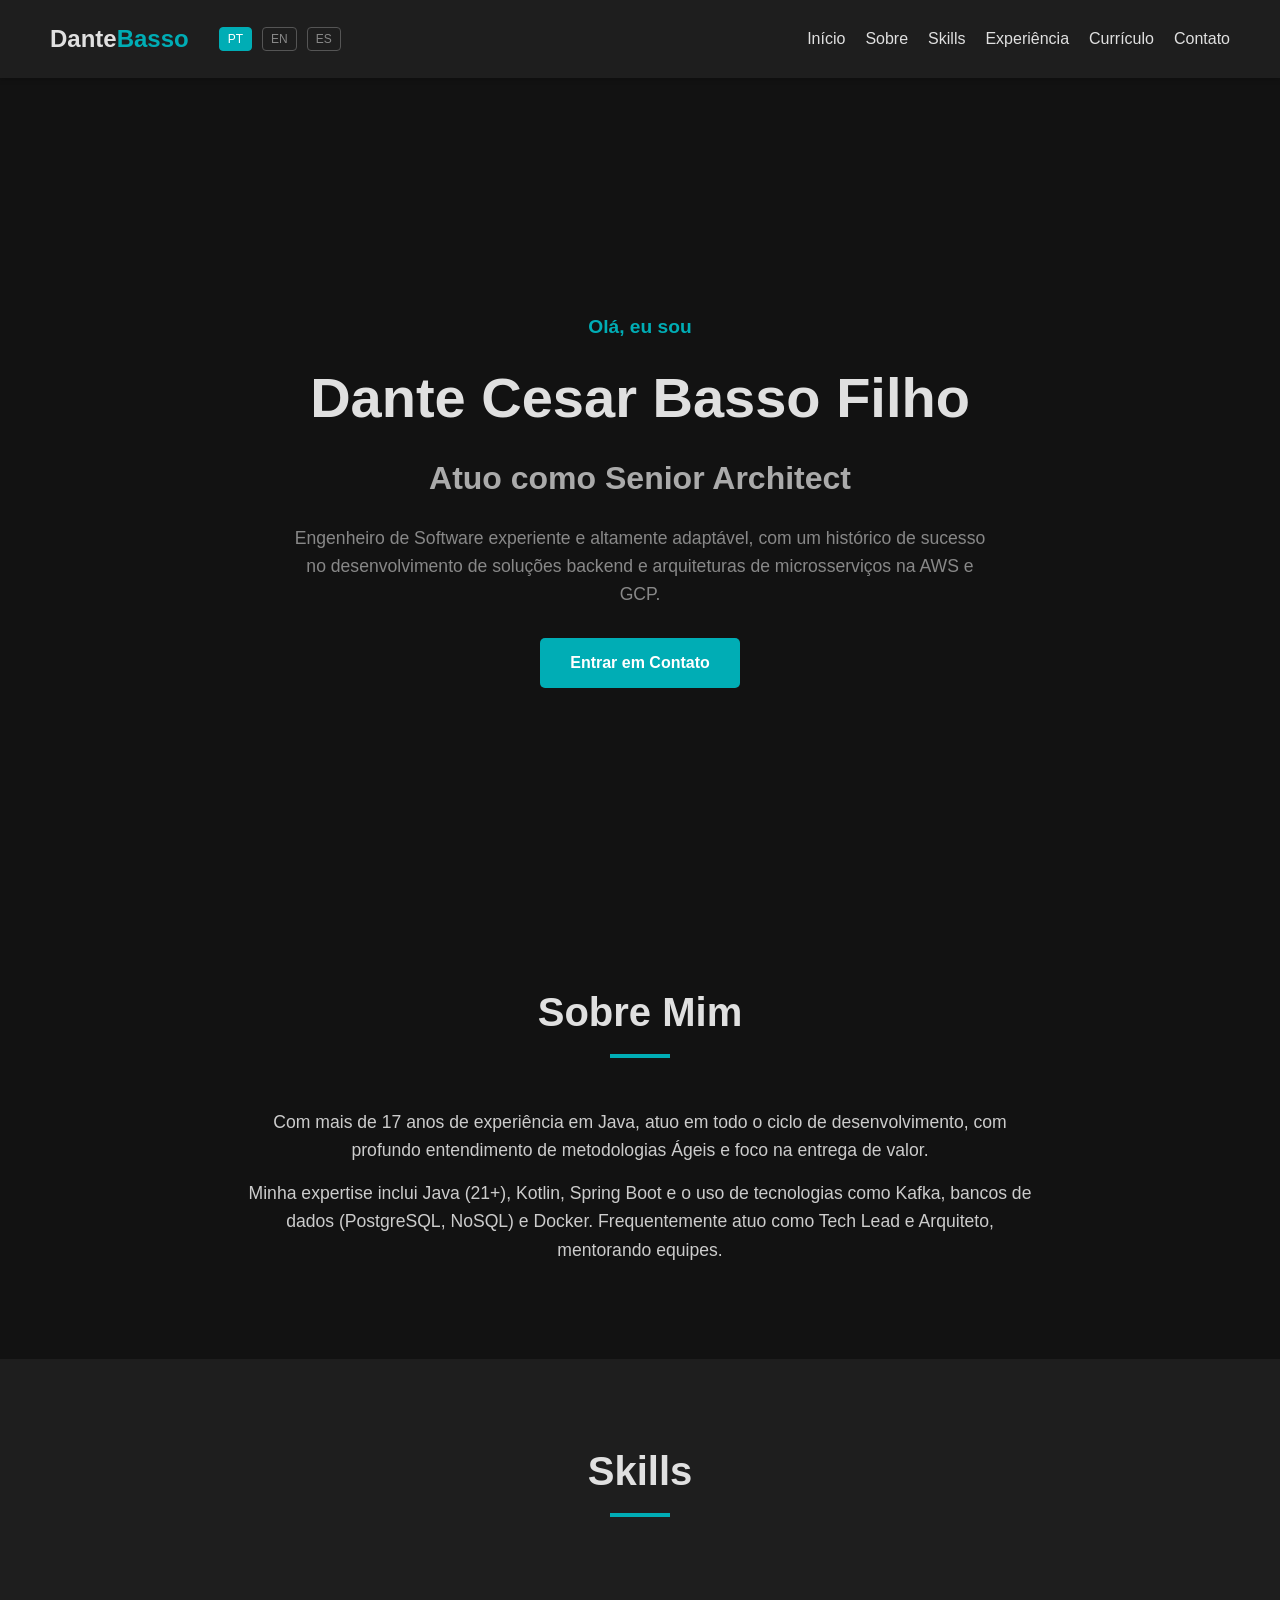
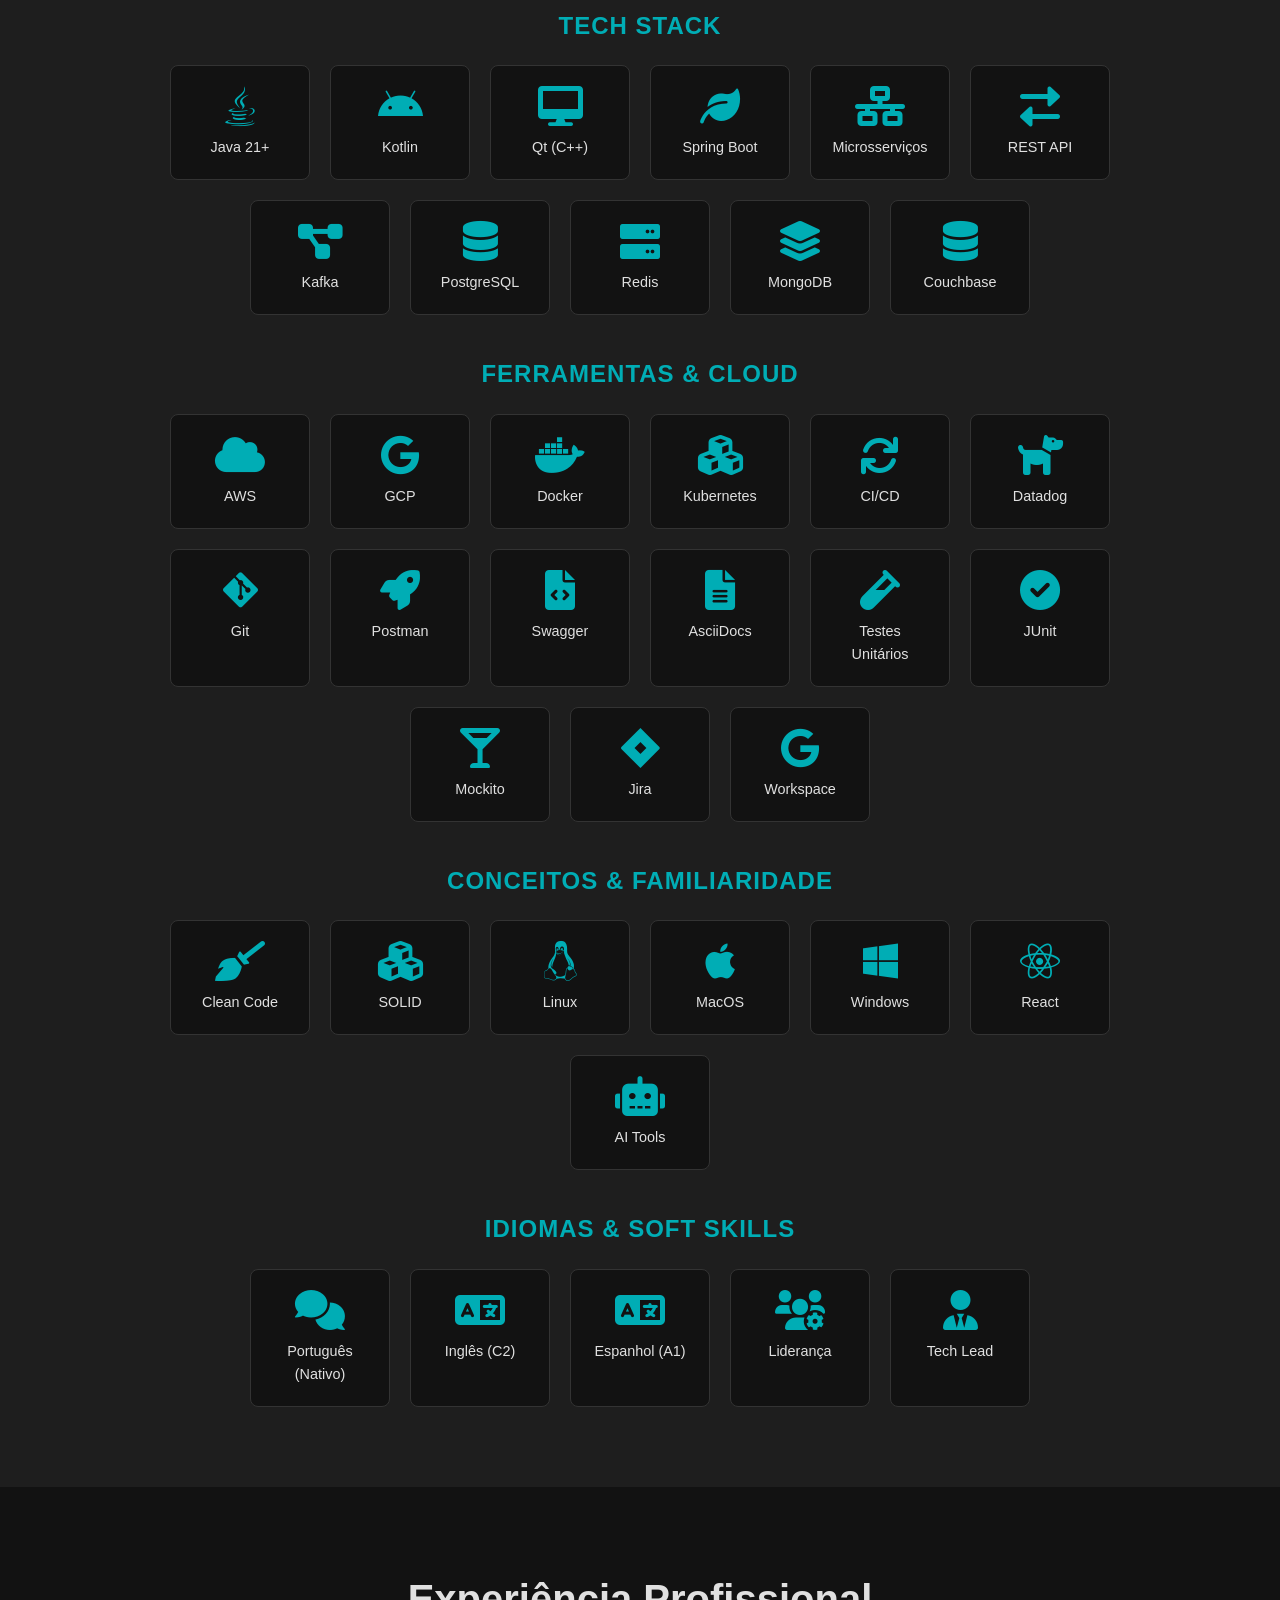
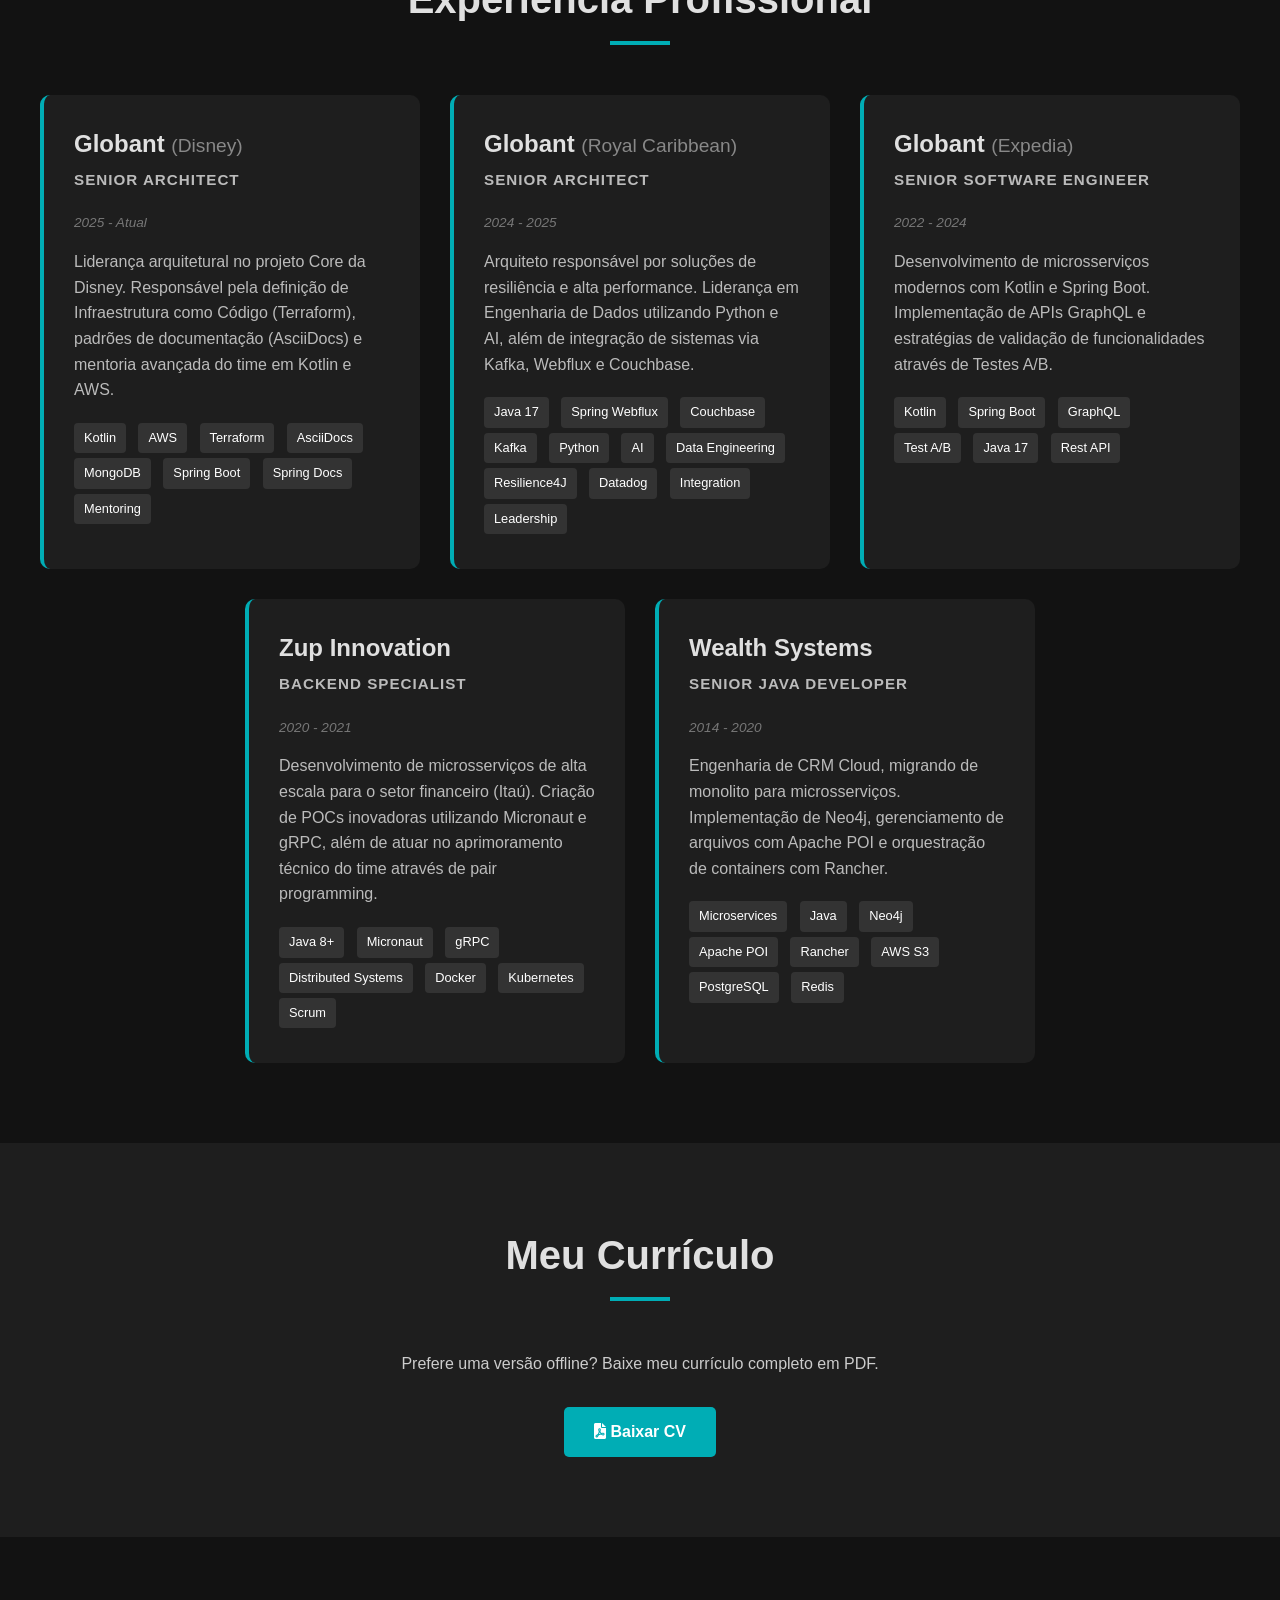
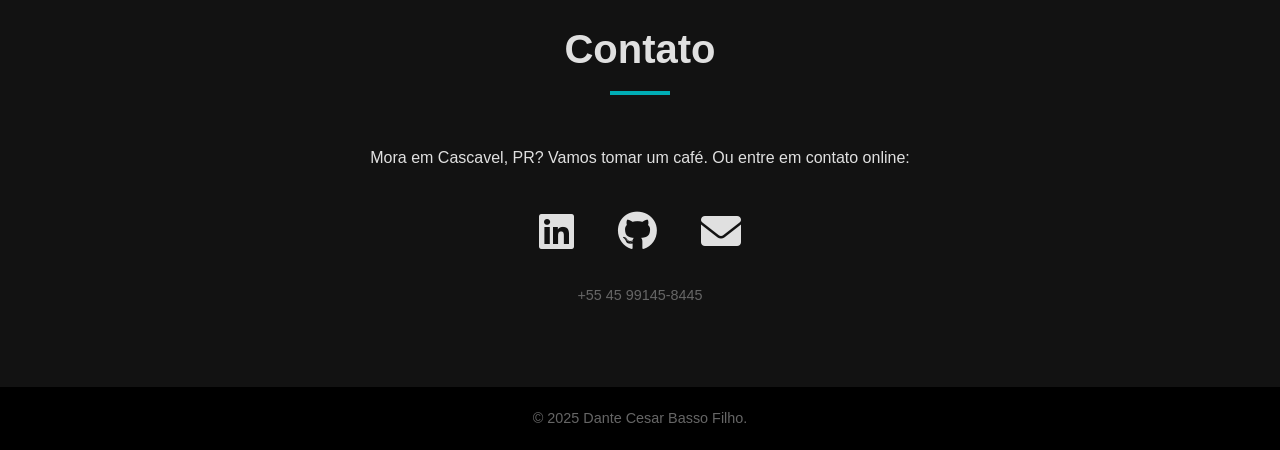
<file: index.html>
<!DOCTYPE html>
<html lang="pt-BR">
<head>
    <meta charset="UTF-8">
    <meta name="viewport" content="width=device-width, initial-scale=1.0">
    
    <title>Portfólio | Dante Basso - Senior Architect & Tech Lead</title>
    <meta name="description" content="Portfólio de Dante Cesar Basso Filho. Senior Architect e Engenheiro de Software Sênior especialista em Java, Spring Boot, Microsserviços, AWS, GCP e Arquitetura de Software.">
    <meta name="keywords" content="Dante Basso, Senior Architect, Java Developer, Spring Boot, Tech Lead, AWS, GCP, Microservices, Qt, C++, Unit Testing, Clean Code, SOLID, Kotlin, Zup, Globant">
    <meta name="author" content="Dante Cesar Basso Filho">
    <meta name="robots" content="index, follow">

    <meta property="og:type" content="profile">
    <meta property="og:title" content="Dante Basso | Senior Architect">
    <meta property="og:description" content="Senior Architect com mais de 17 anos de experiência em Java, Cloud e Arquitetura Distribuída.">
    <meta property="og:url" content="https://dcbasso.github.io/"> 
    <meta property="og:image" content="caminho-para-sua-foto.jpg">

    <link rel="stylesheet" href="https://cdnjs.cloudflare.com/ajax/libs/font-awesome/6.0.0/css/all.min.css">
    <link rel="stylesheet" href="style.css">

    <script type="application/ld+json">
    {
      "@context": "https://schema.org",
      "@type": "Person",
      "name": "Dante Cesar Basso Filho",
      "url": "https://dcbasso.github.io",
      "jobTitle": "Senior Architect & Tech Lead",
      "knowsAbout": ["Java", "Spring Boot", "AWS", "Microservices", "Architecture", "GCP", "Kotlin", "Qt", "C++", "Clean Code", "SOLID", "Kafka", "AI"],
      "sameAs": [
        "https://www.linkedin.com/in/dante-basso-filho",
        "https://github.com/dcbasso"
      ]
    }
    </script>
</head>
<body>

    <nav class="navbar">
        <div class="logo">Dante<span>Basso</span></div>
        
        <div class="language-switch">
            <button id="btn-pt" class="lang-btn active" aria-label="Mudar para Português">PT</button>
            <button id="btn-en" class="lang-btn" aria-label="Switch to English">EN</button>
            <button id="btn-es" class="lang-btn" aria-label="Cambiar a Español">ES</button>
        </div>

        <ul class="nav-links">
            <li><a href="#home" data-i18n="nav_home">Início</a></li>
            <li><a href="#about" data-i18n="nav_about">Sobre</a></li>
            <li><a href="#skills" data-i18n="nav_skills">Skills</a></li>
            <li><a href="#experience" data-i18n="nav_exp">Experiência</a></li>
            <li><a href="#resume" data-i18n="nav_resume">Currículo</a></li>
            <li><a href="#contact" data-i18n="nav_contact">Contato</a></li>
        </ul>
        <div class="menu-btn">
            <i class="fas fa-bars"></i>
        </div>
    </nav>

    <section id="home" class="hero">
        <div class="hero-content">
            <span class="greeting" data-i18n="hero_greeting">Olá, eu sou</span>
            <h1 class="name">Dante Cesar Basso Filho</h1>
            <h3 class="title"><span data-i18n="hero_role_prefix">Atuo como</span> <span id="typewriter"></span></h3>
            <p class="description" data-i18n="hero_desc">
                Engenheiro de Software experiente e altamente adaptável, com um histórico de sucesso no desenvolvimento de soluções backend e arquiteturas de microsserviços na AWS e GCP.
            </p>
            <a href="#contact" class="btn" data-i18n="btn_contact">Entrar em Contato</a>
        </div>
    </section>

    <section id="about" class="section">
        <h2 class="section-title" data-i18n="about_title">Sobre Mim</h2>
        <div class="about-content">
            <div class="about-text">
                <p data-i18n="about_text_1">
                    Com mais de 17 anos de experiência em Java, atuo em todo o ciclo de desenvolvimento, com profundo entendimento de metodologias Ágeis e foco na entrega de valor.
                </p>
                <p data-i18n="about_text_2">
                    Minha expertise inclui Java (21+), Kotlin, Spring Boot e o uso de tecnologias como Kafka, bancos de dados (PostgreSQL, NoSQL) e Docker. Frequentemente atuo como Tech Lead e Arquiteto, mentorando equipes e definindo padrões.
                </p>
            </div>
        </div>
    </section>

    <section id="skills" class="section bg-alt">
        <h2 class="section-title" data-i18n="nav_skills">Skills</h2>
        
        <h3 class="skill-category-title">Tech Stack</h3>
        <div class="skills-container">
            <div class="skill-card"><i class="fab fa-java"></i><p>Java 21+</p></div>
            <div class="skill-card"><i class="fab fa-android"></i><p>Kotlin</p></div>
            <div class="skill-card"><i class="fas fa-desktop"></i><p>Qt (C++)</p></div>
            <div class="skill-card"><i class="fas fa-leaf"></i><p>Spring Boot</p></div>
            
            <div class="skill-card"><i class="fas fa-network-wired"></i><p data-i18n="skill_microservices">Microsserviços</p></div>
            <div class="skill-card"><i class="fas fa-exchange-alt"></i><p>REST API</p></div>
            <div class="skill-card"><i class="fas fa-project-diagram"></i><p>Kafka</p></div>

            <div class="skill-card"><i class="fas fa-database"></i><p>PostgreSQL</p></div>
            <div class="skill-card"><i class="fas fa-server"></i><p>Redis</p></div>
            <div class="skill-card"><i class="fas fa-layer-group"></i><p>MongoDB</p></div>
            <div class="skill-card"><i class="fas fa-database"></i><p>Couchbase</p></div>
        </div>

        <h3 class="skill-category-title" data-i18n="skills_cat_tools">Ferramentas & Cloud</h3>
        <div class="skills-container">
            <div class="skill-card"><i class="fas fa-cloud"></i><p>AWS</p></div>
            <div class="skill-card"><i class="fab fa-google"></i><p>GCP</p></div>
            <div class="skill-card"><i class="fab fa-docker"></i><p>Docker</p></div>
            <div class="skill-card"><i class="fas fa-cubes"></i><p>Kubernetes</p></div>
            <div class="skill-card"><i class="fas fa-sync"></i><p>CI/CD</p></div>
            <div class="skill-card"><i class="fas fa-dog"></i><p>Datadog</p></div>

            <div class="skill-card"><i class="fab fa-git-alt"></i><p>Git</p></div>
            <div class="skill-card"><i class="fas fa-rocket"></i><p>Postman</p></div>
            <div class="skill-card"><i class="fas fa-file-code"></i><p>Swagger</p></div>
            <div class="skill-card"><i class="fas fa-file-alt"></i><p>AsciiDocs</p></div>

             <div class="skill-card"><i class="fas fa-vial"></i><p data-i18n="skill_unit_testing">Testes Unitários</p></div>
             <div class="skill-card"><i class="fas fa-check-circle"></i><p>JUnit</p></div>
             <div class="skill-card"><i class="fas fa-glass-martini-alt"></i><p>Mockito</p></div>

            <div class="skill-card"><i class="fab fa-jira"></i><p>Jira</p></div>
            <div class="skill-card"><i class="fab fa-google"></i><p>Workspace</p></div>
        </div>

        <h3 class="skill-category-title" data-i18n="skills_cat_familiarity">Conceitos & Familiaridade</h3>
        <div class="skills-container">
            <div class="skill-card"><i class="fas fa-broom"></i><p>Clean Code</p></div>
            <div class="skill-card"><i class="fas fa-cubes"></i><p>SOLID</p></div>
            
            <div class="skill-card"><i class="fab fa-linux"></i><p>Linux</p></div>
            <div class="skill-card"><i class="fab fa-apple"></i><p>MacOS</p></div>
            <div class="skill-card"><i class="fab fa-windows"></i><p>Windows</p></div>

            <div class="skill-card"><i class="fab fa-react"></i><p>React</p></div>
            <div class="skill-card"><i class="fas fa-robot"></i><p>AI Tools</p></div>
        </div>

        <h3 class="skill-category-title" data-i18n="skills_cat_hard">Idiomas & Soft Skills</h3>
        <div class="skills-container">
            <div class="skill-card"><i class="fas fa-comments"></i><p data-i18n="skill_native">Português (Nativo)</p></div>
            <div class="skill-card"><i class="fas fa-language"></i><p data-i18n="skill_english">Inglês (C2)</p></div>
            <div class="skill-card"><i class="fas fa-language"></i><p data-i18n="skill_spanish">Espanhol (A1)</p></div>
            
            <div class="skill-card"><i class="fas fa-users-cog"></i><p data-i18n="skill_leadership">Liderança</p></div>
            <div class="skill-card"><i class="fas fa-user-tie"></i><p>Tech Lead</p></div>
        </div>
    </section>

    <section id="experience" class="section">
        <h2 class="section-title" data-i18n="exp_title">Experiência Profissional</h2>
        <div class="projects-container">
            
            <div class="project-card">
                <div class="project-info">
                    <h3>Globant <span style="font-size: 0.8em; font-weight: normal; color: #888;">(Disney)</span></h3>
                    <p class="role">Senior Architect</p>
                    <span class="date-range">2025 - Atual</span> <p data-i18n="exp_globant_disney">
                        Liderança arquitetural no projeto Core da Disney. Responsável pela definição de Infraestrutura como Código, padrões de documentação e mentoria avançada do time em Kotlin e AWS.
                    </p>
                    <div class="tags">
                        <span>Kotlin</span>
                        <span>AWS</span>
                        <span>Terraform</span>
                        <span>AsciiDocs</span>
                        <span>MongoDB</span>
                        <span>Spring Boot</span>
                        <span>Spring Docs</span>
                        <span>Mentoring</span>
                    </div>
                </div>
            </div>

            <div class="project-card">
                <div class="project-info">
                    <h3>Globant <span style="font-size: 0.8em; font-weight: normal; color: #888;">(Royal Caribbean)</span></h3>
                    <p class="role">Senior Architect</p>
                    <span class="date-range">2024 - 2025</span> <p data-i18n="exp_globant_rc">
                        Arquiteto responsável por soluções de resiliência e alta performance. Liderança em Engenharia de Dados utilizando Python e AI, além de integração de sistemas complexos via Kafka e programação reativa.
                    </p>
                    <div class="tags">
                        <span>Java 17</span>
                        <span>Spring Webflux</span>
                        <span>Couchbase</span>
                        <span>Kafka</span>
                        <span>Python</span>
                        <span>AI</span>
                        <span>Data Engineering</span>
                        <span>Resilience4J</span>
                        <span>Datadog</span>
                        <span>Integration</span>
                        <span>Leadership</span>
                    </div>
                </div>
            </div>

            <div class="project-card">
                <div class="project-info">
                    <h3>Globant <span style="font-size: 0.8em; font-weight: normal; color: #888;">(Expedia)</span></h3>
                    <p class="role">Senior Software Engineer</p>
                    <span class="date-range">2022 - 2024</span> <p data-i18n="exp_globant_expedia">
                        Desenvolvimento de microsserviços modernos com Kotlin e Spring Boot. Implementação de APIs GraphQL e estratégias de validação de funcionalidades através de Testes A/B.
                    </p>
                    <div class="tags">
                        <span>Kotlin</span>
                        <span>Spring Boot</span>
                        <span>GraphQL</span>
                        <span>Test A/B</span>
                        <span>Java 17</span>
                        <span>Rest API</span>
                    </div>
                </div>
            </div>

            <div class="project-card">
                <div class="project-info">
                    <h3>Zup Innovation</h3>
                    <p class="role">Backend Specialist</p>
                    <span class="date-range">2020 - 2021</span> <p data-i18n="exp_zup_desc">
                        Desenvolvimento de microsserviços de alta escala para o setor financeiro (Itaú). Criação de POCs inovadoras utilizando Micronaut e gRPC, além de atuar no aprimoramento técnico do time através de pair programming.
                    </p>
                    <div class="tags">
                        <span>Java 8+</span>
                        <span>Micronaut</span>
                        <span>gRPC</span>
                        <span>Distributed Systems</span>
                        <span>Docker</span>
                        <span>Kubernetes</span>
                        <span>Scrum</span>
                    </div>
                </div>
            </div>

            <div class="project-card">
                <div class="project-info">
                    <h3>Wealth Systems</h3>
                    <p class="role">Senior Java Developer</p>
                    <span class="date-range">2014 - 2020</span> <p data-i18n="exp_wealth_desc">
                        Engenharia de CRM Cloud, migrando de monolito para microsserviços. Implementação de Neo4j, gerenciamento de arquivos com Apache POI e orquestração de containers com Rancher.
                    </p>
                    <div class="tags">
                        <span>Microservices</span>
                        <span>Java</span>
                        <span>Neo4j</span>
                        <span>Apache POI</span>
                        <span>Rancher</span>
                        <span>AWS S3</span>
                        <span>PostgreSQL</span>
                        <span>Redis</span>
                    </div>
                </div>
            </div>

        </div>
    </section>

    <section id="resume" class="section bg-alt">
        <h2 class="section-title" data-i18n="resume_title">Meu Currículo</h2>
        <div class="resume-content" style="text-align: center;">
            <p style="margin-bottom: 30px; color: #ccc;" data-i18n="resume_text">
                Baixe meu currículo completo em PDF.
            </p>
            <a href="Resume_Dante_Basso_(2025_ENG).pdf" target="_blank" rel="noopener noreferrer" download="Resume_Dante_Basso_(2025_ENG).pdf" class="btn">
                <i class="fas fa-file-pdf"></i> <span data-i18n="btn_download">Download CV</span>
            </a>
        </div>
    </section>

    <section id="contact" class="section">
        <h2 class="section-title" data-i18n="nav_contact">Contato</h2>
        <div class="contact-container" style="text-align: center;">
            <p data-i18n="contact_text">Mora em Cascavel, PR? Vamos tomar um café. Ou entre em contato online:</p>
            <div class="social-links">
                <a href="https://www.linkedin.com/in/dante-basso-filho" target="_blank" aria-label="LinkedIn"><i class="fab fa-linkedin"></i></a>
                <a href="https://github.com/dcbasso" target="_blank" aria-label="GitHub"><i class="fab fa-github"></i></a>
                <a href="mailto:dcbasso@gmail.com" aria-label="Email"><i class="fas fa-envelope"></i></a>
            </div>
            <p style="margin-top: 20px; font-size: 0.9rem; color: #666;">+55 45 99145-8445</p>
        </div>
    </section>

    <footer>
        <p>&copy; 2025 Dante Cesar Basso Filho.</p>
    </footer>

    <script src="script.js"></script>
</body>
</html>
</file>
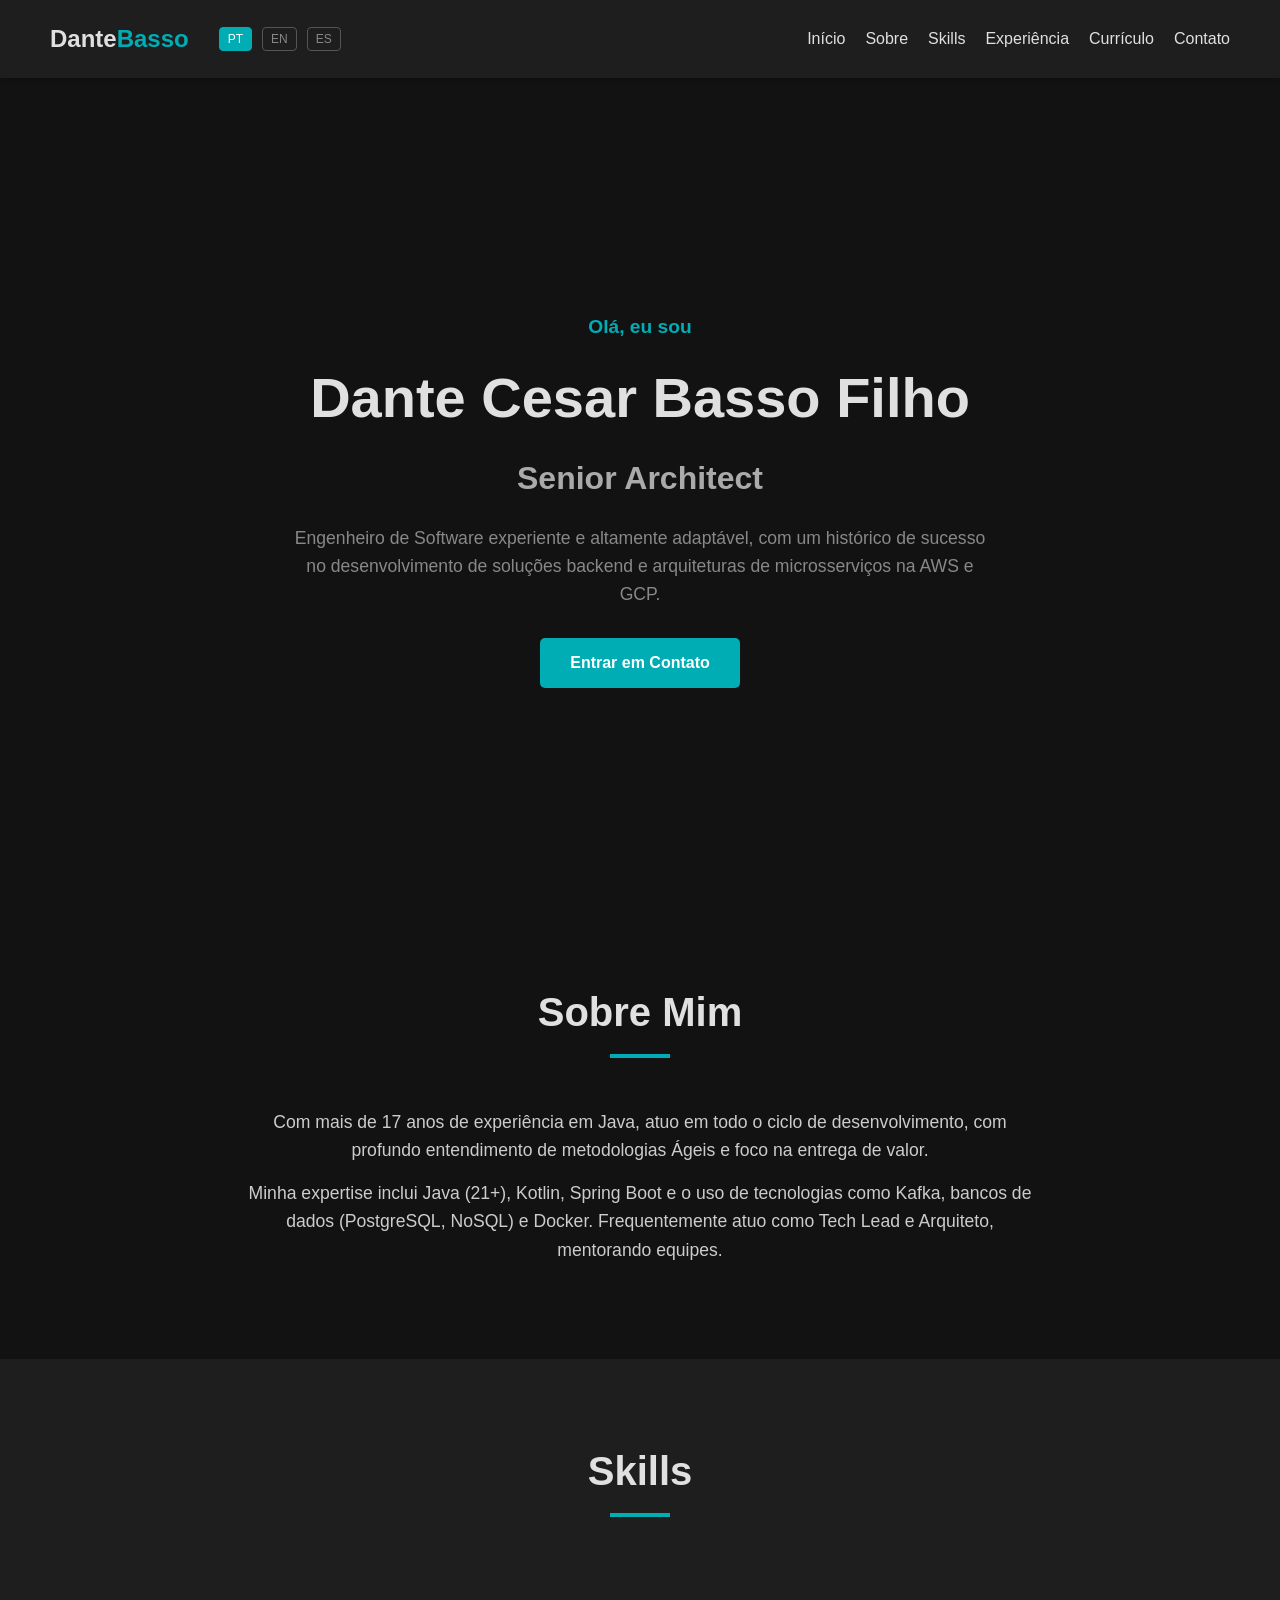
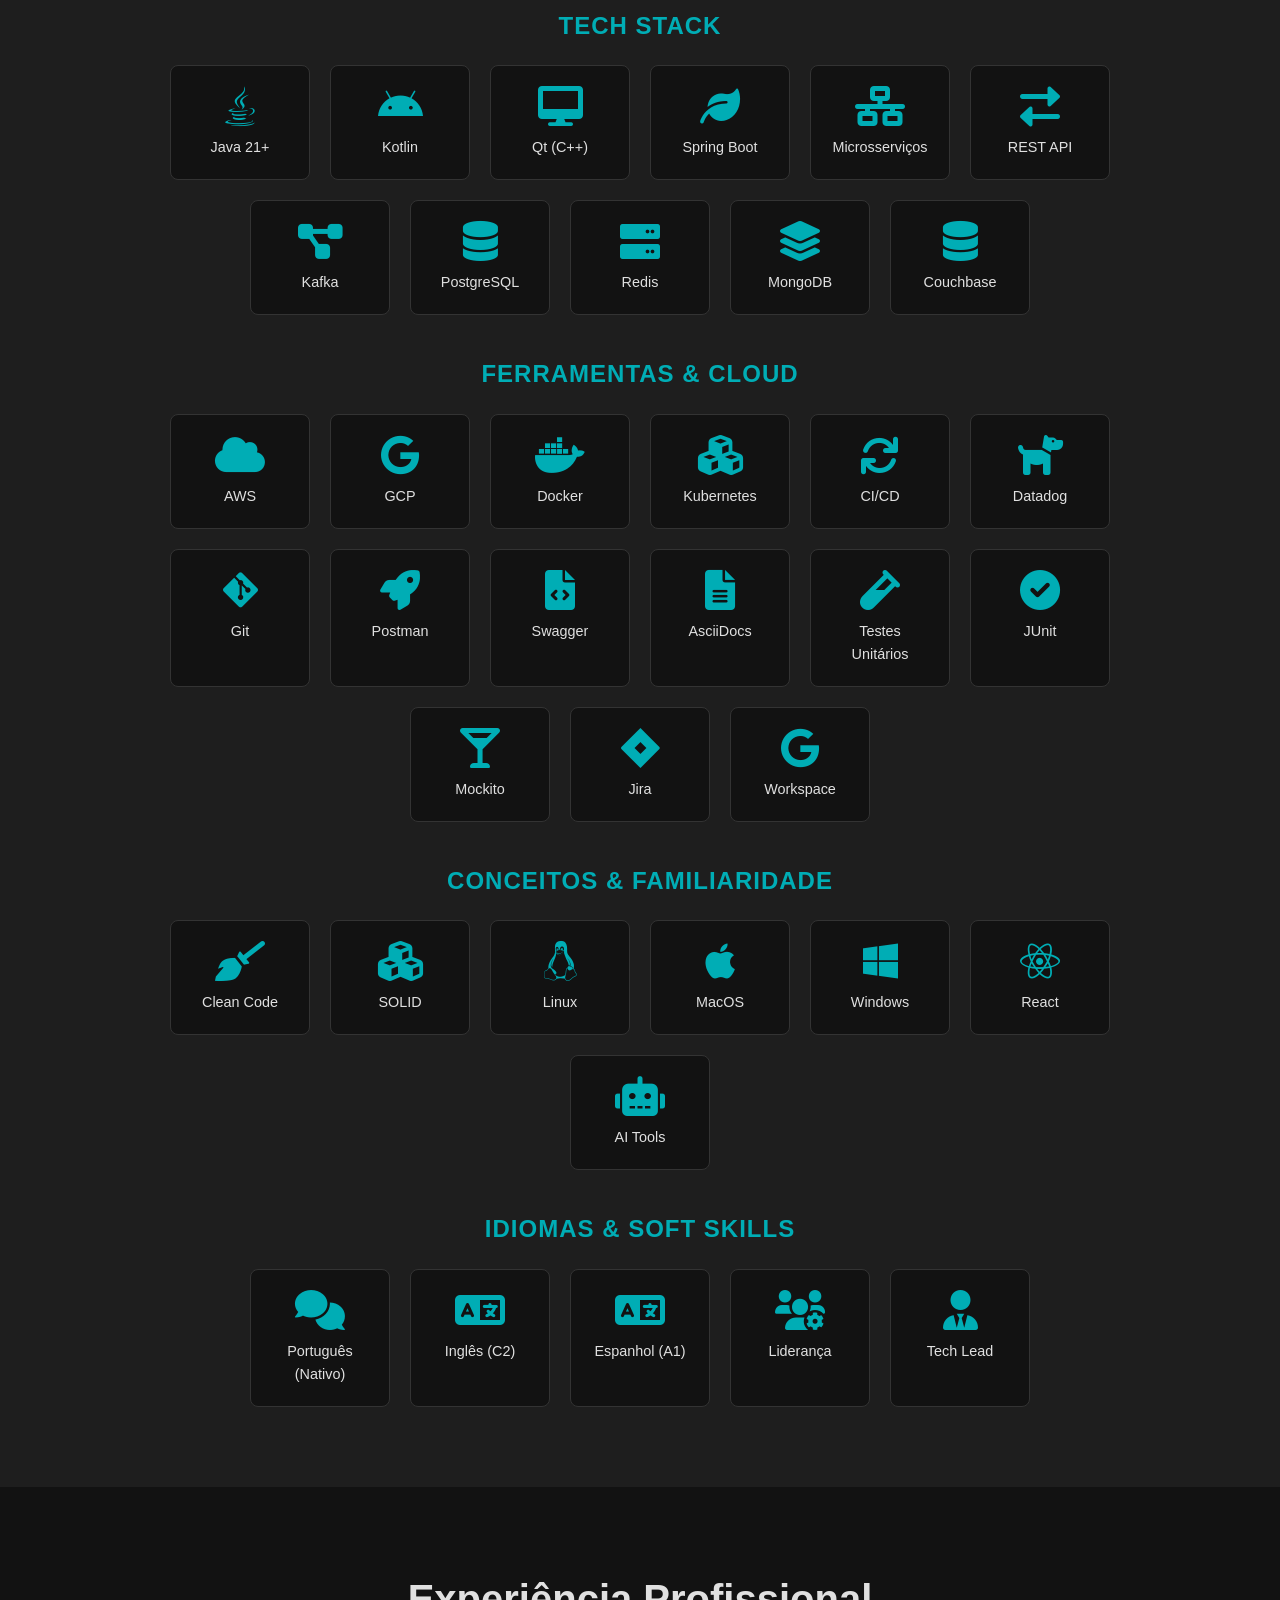
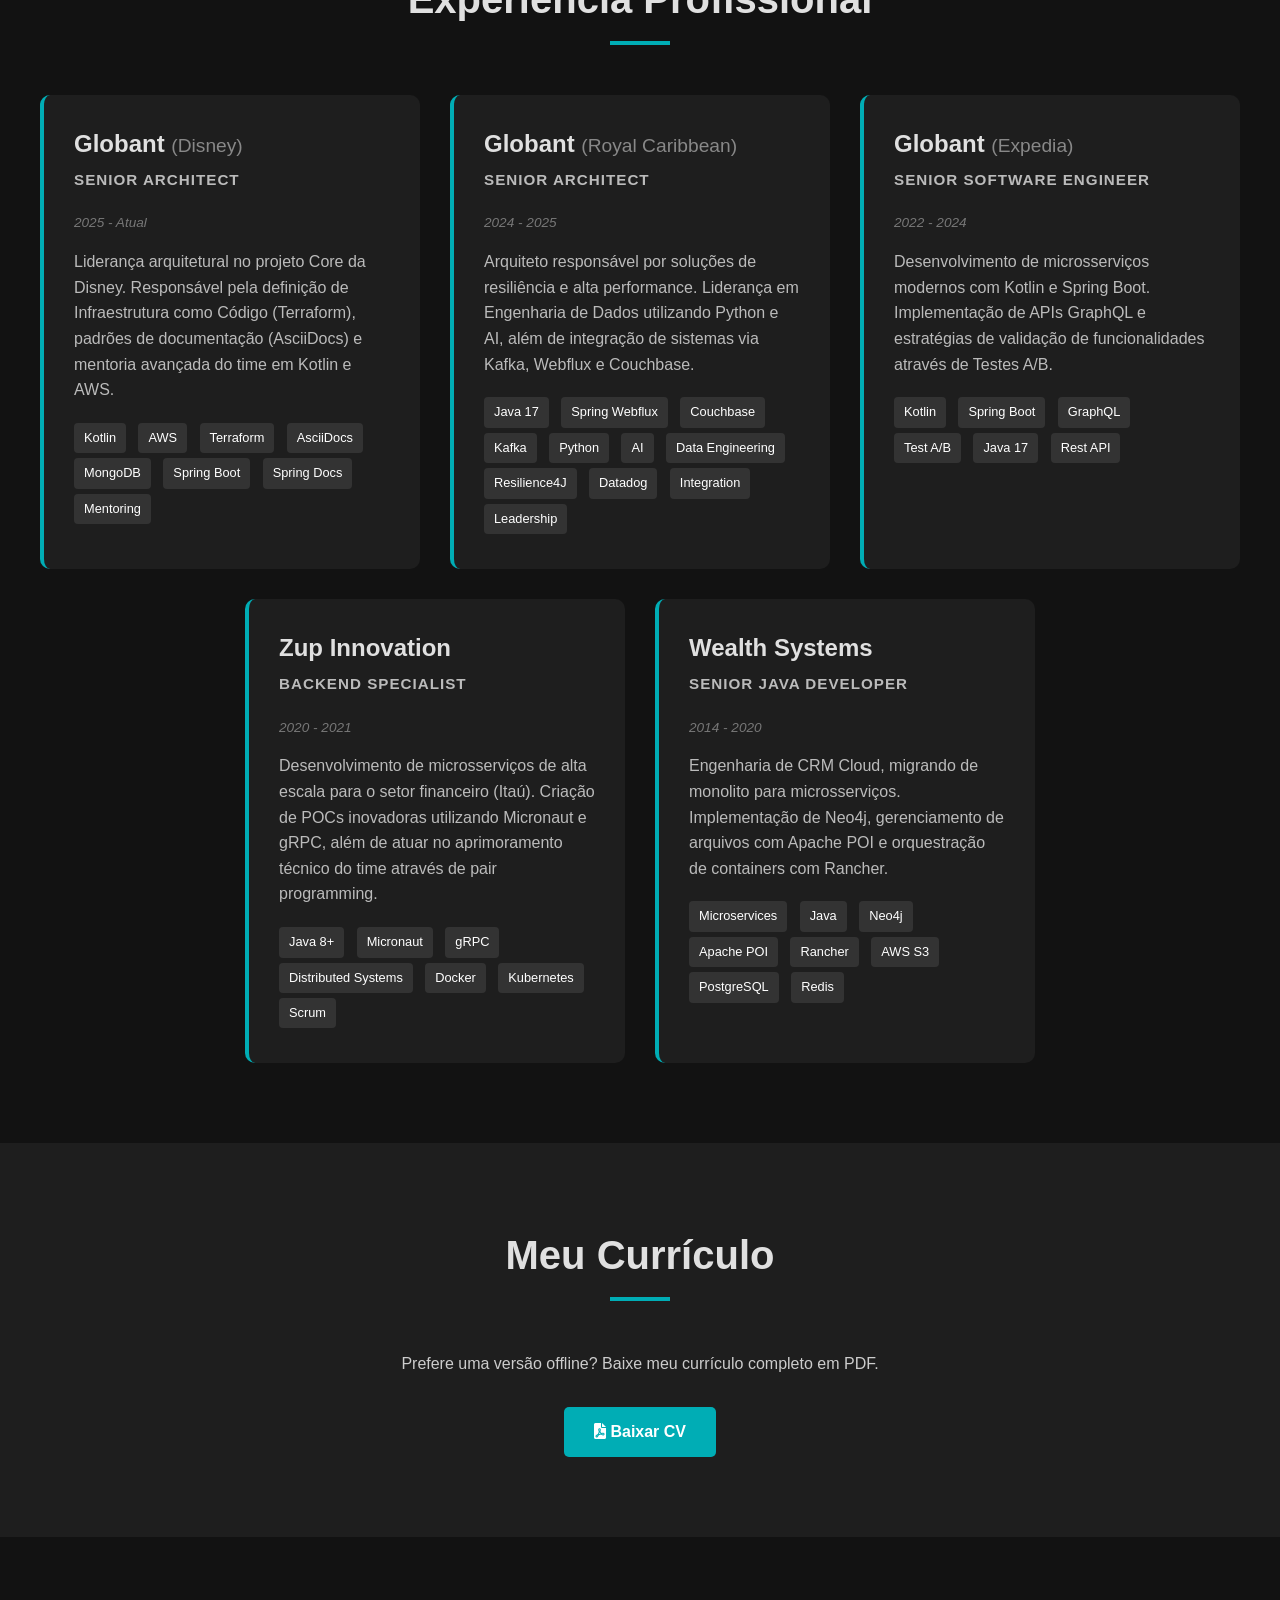
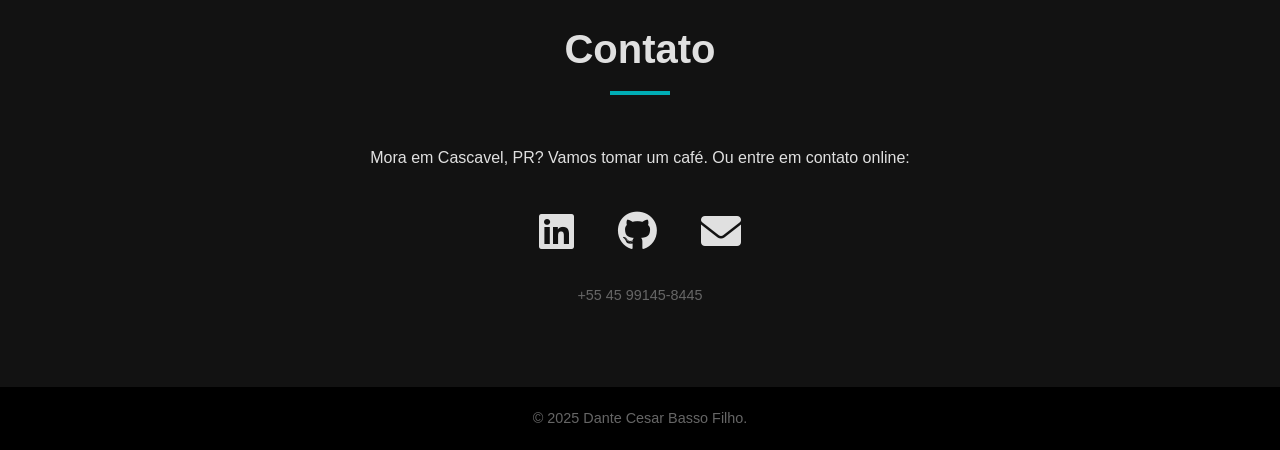
<file: v1.0.0/index.html>
<!DOCTYPE html>
<html lang="pt-BR">
<head>
    <meta charset="UTF-8">
    <meta name="viewport" content="width=device-width, initial-scale=1.0">
    
    <title>Portfólio | Dante Basso - Senior Architect & Tech Lead</title>
    <meta name="description" content="Portfólio de Dante Cesar Basso Filho. Senior Architect e Engenheiro de Software Sênior especialista em Java, Spring Boot, Microsserviços, AWS, GCP e Arquitetura de Software.">
    <meta name="keywords" content="Dante Basso, Senior Architect, Java Developer, Spring Boot, Tech Lead, AWS, GCP, Microservices, Qt, C++, Unit Testing, Clean Code, SOLID, Kotlin, Zup, Globant">
    <meta name="author" content="Dante Cesar Basso Filho">
    <meta name="robots" content="index, follow">

    <meta property="og:type" content="profile">
    <meta property="og:title" content="Dante Basso | Senior Architect">
    <meta property="og:description" content="Senior Architect com mais de 17 anos de experiência em Java, Cloud e Arquitetura Distribuída.">
    <meta property="og:url" content="https://dcbasso.github.io/"> 
    <meta property="og:image" content="caminho-para-sua-foto.jpg">

    <link rel="stylesheet" href="https://cdnjs.cloudflare.com/ajax/libs/font-awesome/6.0.0/css/all.min.css">
    <link rel="stylesheet" href="style.css">

    <script type="application/ld+json">
    {
      "@context": "https://schema.org",
      "@type": "Person",
      "name": "Dante Cesar Basso Filho",
      "url": "https://dcbasso.github.io",
      "jobTitle": "Senior Architect & Tech Lead",
      "knowsAbout": ["Java", "Spring Boot", "AWS", "Microservices", "Architecture", "GCP", "Kotlin", "Qt", "C++", "Clean Code", "SOLID", "Kafka", "AI"],
      "sameAs": [
        "https://www.linkedin.com/in/dante-basso-filho",
        "https://github.com/dcbasso"
      ]
    }
    </script>
</head>
<body>

    <nav class="navbar">
        <div class="logo">Dante<span>Basso</span></div>
        
        <div class="language-switch">
            <button id="btn-pt" class="lang-btn active" aria-label="Mudar para Português">PT</button>
            <button id="btn-en" class="lang-btn" aria-label="Switch to English">EN</button>
            <button id="btn-es" class="lang-btn" aria-label="Cambiar a Español">ES</button>
        </div>

        <ul class="nav-links">
            <li><a href="#home" data-i18n="nav_home">Início</a></li>
            <li><a href="#about" data-i18n="nav_about">Sobre</a></li>
            <li><a href="#skills" data-i18n="nav_skills">Skills</a></li>
            <li><a href="#experience" data-i18n="nav_exp">Experiência</a></li>
            <li><a href="#resume" data-i18n="nav_resume">Currículo</a></li>
            <li><a href="#contact" data-i18n="nav_contact">Contato</a></li>
        </ul>
        <div class="menu-btn">
            <i class="fas fa-bars"></i>
        </div>
    </nav>

    <section id="home" class="hero">
        <div class="hero-content">
            <span class="greeting" data-i18n="hero_greeting">Olá, eu sou</span>
            <h1 class="name">Dante Cesar Basso Filho</h1>
            <h3 class="title"><span data-i18n="hero_role_prefix"></span> <span id="typewriter"></span></h3>
            <p class="description" data-i18n="hero_desc">
                Engenheiro de Software experiente e altamente adaptável, com um histórico de sucesso no desenvolvimento de soluções backend e arquiteturas de microsserviços na AWS e GCP.
            </p>
            <a href="#contact" class="btn" data-i18n="btn_contact">Entrar em Contato</a>
        </div>
    </section>

    <section id="about" class="section">
        <h2 class="section-title" data-i18n="about_title">Sobre Mim</h2>
        <div class="about-content">
            <div class="about-text">
                <p data-i18n="about_text_1">
                    Com mais de 17 anos de experiência em Java, atuo em todo o ciclo de desenvolvimento, com profundo entendimento de metodologias Ágeis e foco na entrega de valor.
                </p>
                <p data-i18n="about_text_2">
                    Minha expertise inclui Java (21+), Kotlin, Spring Boot e o uso de tecnologias como Kafka, bancos de dados (PostgreSQL, NoSQL) e Docker. Frequentemente atuo como Tech Lead e Arquiteto, mentorando equipes e definindo padrões.
                </p>
            </div>
        </div>
    </section>

    <section id="skills" class="section bg-alt">
        <h2 class="section-title" data-i18n="nav_skills">Skills</h2>
        
        <h3 class="skill-category-title">Tech Stack</h3>
        <div class="skills-container">
            <div class="skill-card"><i class="fab fa-java"></i><p>Java 21+</p></div>
            <div class="skill-card"><i class="fab fa-android"></i><p>Kotlin</p></div>
            <div class="skill-card"><i class="fas fa-desktop"></i><p>Qt (C++)</p></div>
            <div class="skill-card"><i class="fas fa-leaf"></i><p>Spring Boot</p></div>
            
            <div class="skill-card"><i class="fas fa-network-wired"></i><p data-i18n="skill_microservices">Microsserviços</p></div>
            <div class="skill-card"><i class="fas fa-exchange-alt"></i><p>REST API</p></div>
            <div class="skill-card"><i class="fas fa-project-diagram"></i><p>Kafka</p></div>

            <div class="skill-card"><i class="fas fa-database"></i><p>PostgreSQL</p></div>
            <div class="skill-card"><i class="fas fa-server"></i><p>Redis</p></div>
            <div class="skill-card"><i class="fas fa-layer-group"></i><p>MongoDB</p></div>
            <div class="skill-card"><i class="fas fa-database"></i><p>Couchbase</p></div>
        </div>

        <h3 class="skill-category-title" data-i18n="skills_cat_tools">Ferramentas & Cloud</h3>
        <div class="skills-container">
            <div class="skill-card"><i class="fas fa-cloud"></i><p>AWS</p></div>
            <div class="skill-card"><i class="fab fa-google"></i><p>GCP</p></div>
            <div class="skill-card"><i class="fab fa-docker"></i><p>Docker</p></div>
            <div class="skill-card"><i class="fas fa-cubes"></i><p>Kubernetes</p></div>
            <div class="skill-card"><i class="fas fa-sync"></i><p>CI/CD</p></div>
            <div class="skill-card"><i class="fas fa-dog"></i><p>Datadog</p></div>

            <div class="skill-card"><i class="fab fa-git-alt"></i><p>Git</p></div>
            <div class="skill-card"><i class="fas fa-rocket"></i><p>Postman</p></div>
            <div class="skill-card"><i class="fas fa-file-code"></i><p>Swagger</p></div>
            <div class="skill-card"><i class="fas fa-file-alt"></i><p>AsciiDocs</p></div>

             <div class="skill-card"><i class="fas fa-vial"></i><p data-i18n="skill_unit_testing">Testes Unitários</p></div>
             <div class="skill-card"><i class="fas fa-check-circle"></i><p>JUnit</p></div>
             <div class="skill-card"><i class="fas fa-glass-martini-alt"></i><p>Mockito</p></div>

            <div class="skill-card"><i class="fab fa-jira"></i><p>Jira</p></div>
            <div class="skill-card"><i class="fab fa-google"></i><p>Workspace</p></div>
        </div>

        <h3 class="skill-category-title" data-i18n="skills_cat_familiarity">Conceitos & Familiaridade</h3>
        <div class="skills-container">
            <div class="skill-card"><i class="fas fa-broom"></i><p>Clean Code</p></div>
            <div class="skill-card"><i class="fas fa-cubes"></i><p>SOLID</p></div>
            
            <div class="skill-card"><i class="fab fa-linux"></i><p>Linux</p></div>
            <div class="skill-card"><i class="fab fa-apple"></i><p>MacOS</p></div>
            <div class="skill-card"><i class="fab fa-windows"></i><p>Windows</p></div>

            <div class="skill-card"><i class="fab fa-react"></i><p>React</p></div>
            <div class="skill-card"><i class="fas fa-robot"></i><p>AI Tools</p></div>
        </div>

        <h3 class="skill-category-title" data-i18n="skills_cat_hard">Idiomas & Soft Skills</h3>
        <div class="skills-container">
            <div class="skill-card"><i class="fas fa-comments"></i><p data-i18n="skill_native">Português (Nativo)</p></div>
            <div class="skill-card"><i class="fas fa-language"></i><p data-i18n="skill_english">Inglês (C2)</p></div>
            <div class="skill-card"><i class="fas fa-language"></i><p data-i18n="skill_spanish">Espanhol (A1)</p></div>
            
            <div class="skill-card"><i class="fas fa-users-cog"></i><p data-i18n="skill_leadership">Liderança</p></div>
            <div class="skill-card"><i class="fas fa-user-tie"></i><p>Tech Lead</p></div>
        </div>
    </section>

    <section id="experience" class="section">
        <h2 class="section-title" data-i18n="exp_title">Experiência Profissional</h2>
        <div class="projects-container">
            
            <div class="project-card">
                <div class="project-info">
                    <h3>Globant <span style="font-size: 0.8em; font-weight: normal; color: #888;">(Disney)</span></h3>
                    <p class="role">Senior Architect</p>
                    <span class="date-range">2025 - Atual</span> <p data-i18n="exp_globant_disney">
                        Liderança arquitetural no projeto Core da Disney. Responsável pela definição de Infraestrutura como Código, padrões de documentação e mentoria avançada do time em Kotlin e AWS.
                    </p>
                    <div class="tags">
                        <span>Kotlin</span>
                        <span>AWS</span>
                        <span>Terraform</span>
                        <span>AsciiDocs</span>
                        <span>MongoDB</span>
                        <span>Spring Boot</span>
                        <span>Spring Docs</span>
                        <span>Mentoring</span>
                    </div>
                </div>
            </div>

            <div class="project-card">
                <div class="project-info">
                    <h3>Globant <span style="font-size: 0.8em; font-weight: normal; color: #888;">(Royal Caribbean)</span></h3>
                    <p class="role">Senior Architect</p>
                    <span class="date-range">2024 - 2025</span> <p data-i18n="exp_globant_rc">
                        Arquiteto responsável por soluções de resiliência e alta performance. Liderança em Engenharia de Dados utilizando Python e AI, além de integração de sistemas complexos via Kafka e programação reativa.
                    </p>
                    <div class="tags">
                        <span>Java 17</span>
                        <span>Spring Webflux</span>
                        <span>Couchbase</span>
                        <span>Kafka</span>
                        <span>Python</span>
                        <span>AI</span>
                        <span>Data Engineering</span>
                        <span>Resilience4J</span>
                        <span>Datadog</span>
                        <span>Integration</span>
                        <span>Leadership</span>
                    </div>
                </div>
            </div>

            <div class="project-card">
                <div class="project-info">
                    <h3>Globant <span style="font-size: 0.8em; font-weight: normal; color: #888;">(Expedia)</span></h3>
                    <p class="role">Senior Software Engineer</p>
                    <span class="date-range">2022 - 2024</span> <p data-i18n="exp_globant_expedia">
                        Desenvolvimento de microsserviços modernos com Kotlin e Spring Boot. Implementação de APIs GraphQL e estratégias de validação de funcionalidades através de Testes A/B.
                    </p>
                    <div class="tags">
                        <span>Kotlin</span>
                        <span>Spring Boot</span>
                        <span>GraphQL</span>
                        <span>Test A/B</span>
                        <span>Java 17</span>
                        <span>Rest API</span>
                    </div>
                </div>
            </div>

            <div class="project-card">
                <div class="project-info">
                    <h3>Zup Innovation</h3>
                    <p class="role">Backend Specialist</p>
                    <span class="date-range">2020 - 2021</span> <p data-i18n="exp_zup_desc">
                        Desenvolvimento de microsserviços de alta escala para o setor financeiro (Itaú). Criação de POCs inovadoras utilizando Micronaut e gRPC, além de atuar no aprimoramento técnico do time através de pair programming.
                    </p>
                    <div class="tags">
                        <span>Java 8+</span>
                        <span>Micronaut</span>
                        <span>gRPC</span>
                        <span>Distributed Systems</span>
                        <span>Docker</span>
                        <span>Kubernetes</span>
                        <span>Scrum</span>
                    </div>
                </div>
            </div>

            <div class="project-card">
                <div class="project-info">
                    <h3>Wealth Systems</h3>
                    <p class="role">Senior Java Developer</p>
                    <span class="date-range">2014 - 2020</span> <p data-i18n="exp_wealth_desc">
                        Engenharia de CRM Cloud, migrando de monolito para microsserviços. Implementação de Neo4j, gerenciamento de arquivos com Apache POI e orquestração de containers com Rancher.
                    </p>
                    <div class="tags">
                        <span>Microservices</span>
                        <span>Java</span>
                        <span>Neo4j</span>
                        <span>Apache POI</span>
                        <span>Rancher</span>
                        <span>AWS S3</span>
                        <span>PostgreSQL</span>
                        <span>Redis</span>
                    </div>
                </div>
            </div>

        </div>
    </section>

    <section id="resume" class="section bg-alt">
        <h2 class="section-title" data-i18n="resume_title">Meu Currículo</h2>
        <div class="resume-content" style="text-align: center;">
            <p style="margin-bottom: 30px; color: #ccc;" data-i18n="resume_text">
                Baixe meu currículo completo em PDF.
            </p>
            <a href="Resume_Dante_Basso_(2025_ENG).pdf" target="_blank" rel="noopener noreferrer" download="Resume_Dante_Basso_(2025_ENG).pdf" class="btn">
                <i class="fas fa-file-pdf"></i> <span data-i18n="btn_download">Download CV</span>
            </a>
        </div>
    </section>

    <section id="contact" class="section">
        <h2 class="section-title" data-i18n="nav_contact">Contato</h2>
        <div class="contact-container" style="text-align: center;">
            <p data-i18n="contact_text">Mora em Cascavel, PR? Vamos tomar um café. Ou entre em contato online:</p>
            <div class="social-links">
                <a href="https://www.linkedin.com/in/dante-basso-filho" target="_blank" aria-label="LinkedIn"><i class="fab fa-linkedin"></i></a>
                <a href="https://github.com/dcbasso" target="_blank" aria-label="GitHub"><i class="fab fa-github"></i></a>
                <a href="mailto:dcbasso@gmail.com" aria-label="Email"><i class="fas fa-envelope"></i></a>
            </div>
            <p style="margin-top: 20px; font-size: 0.9rem; color: #666;">+55 45 99145-8445</p>
        </div>
    </section>

    <footer>
        <p>&copy; 2025 Dante Cesar Basso Filho.</p>
    </footer>

    <script src="script.js"></script>
</body>
</html>
</file>
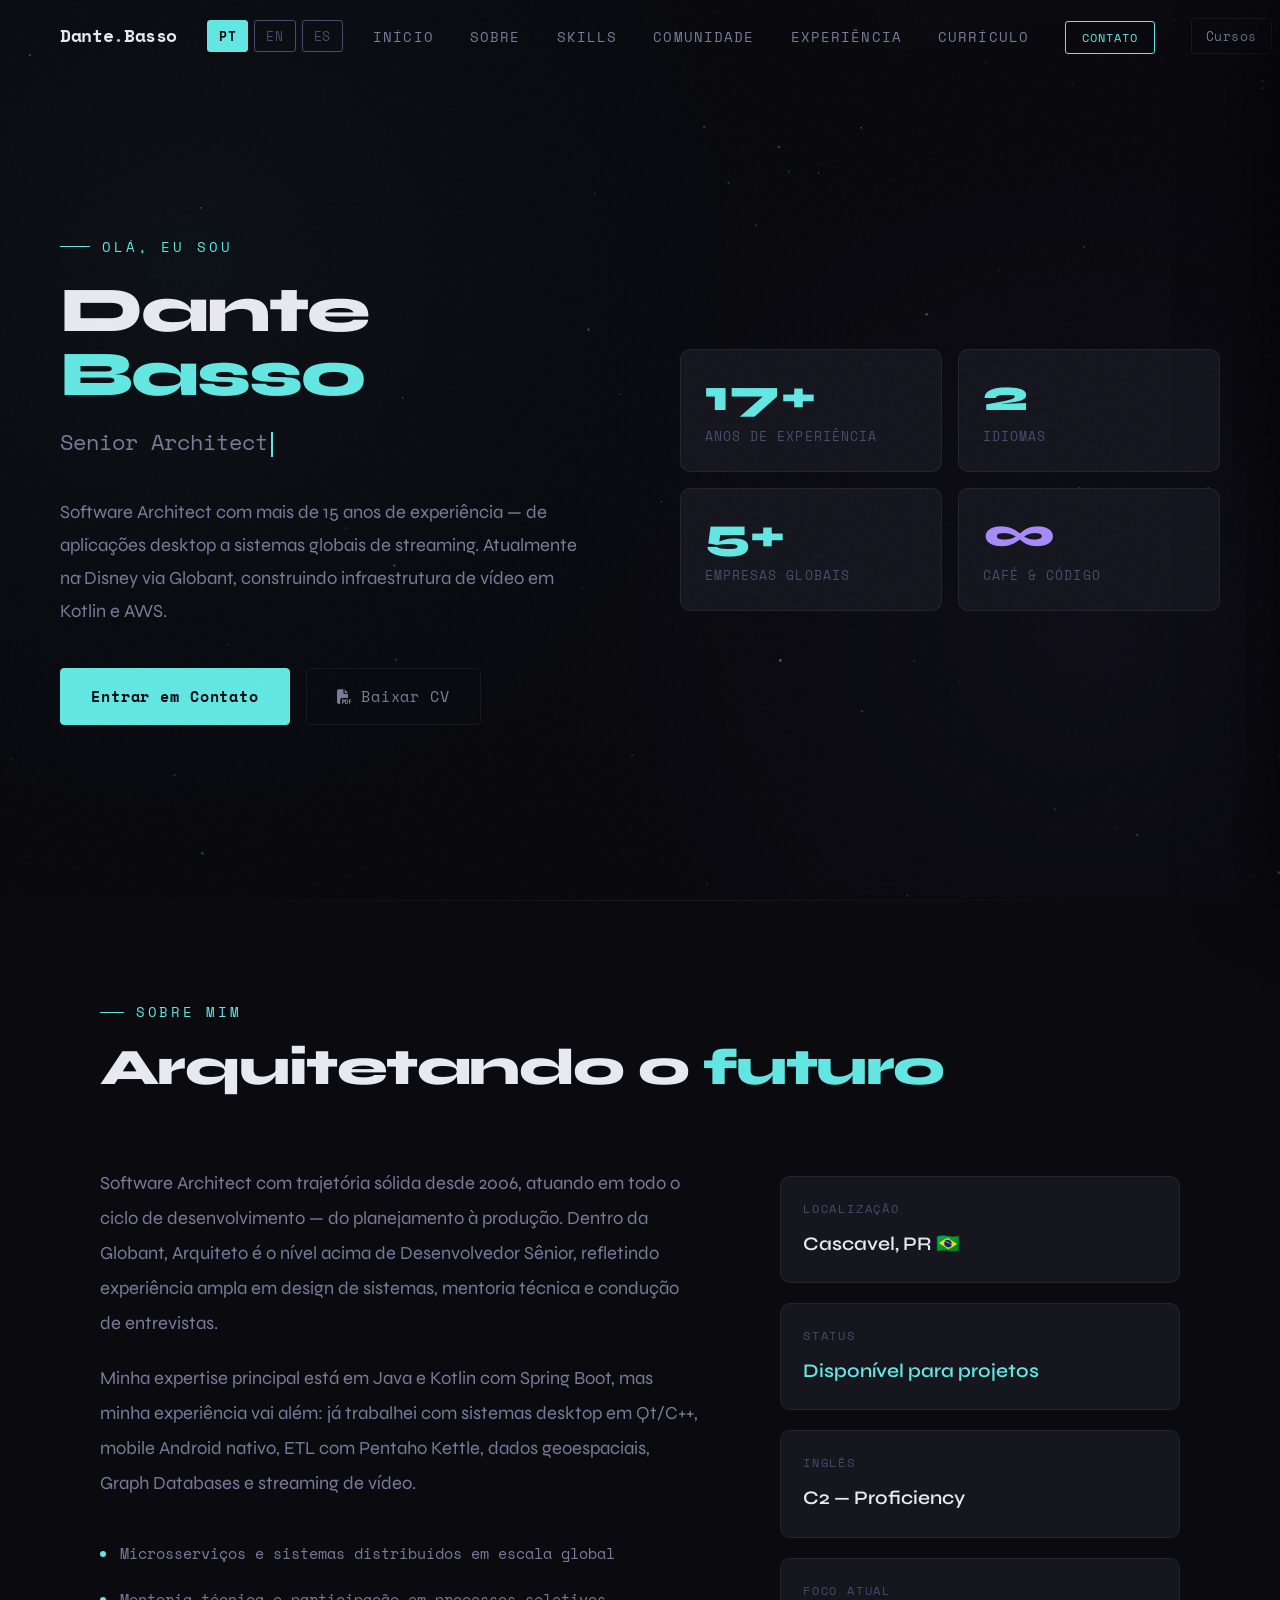
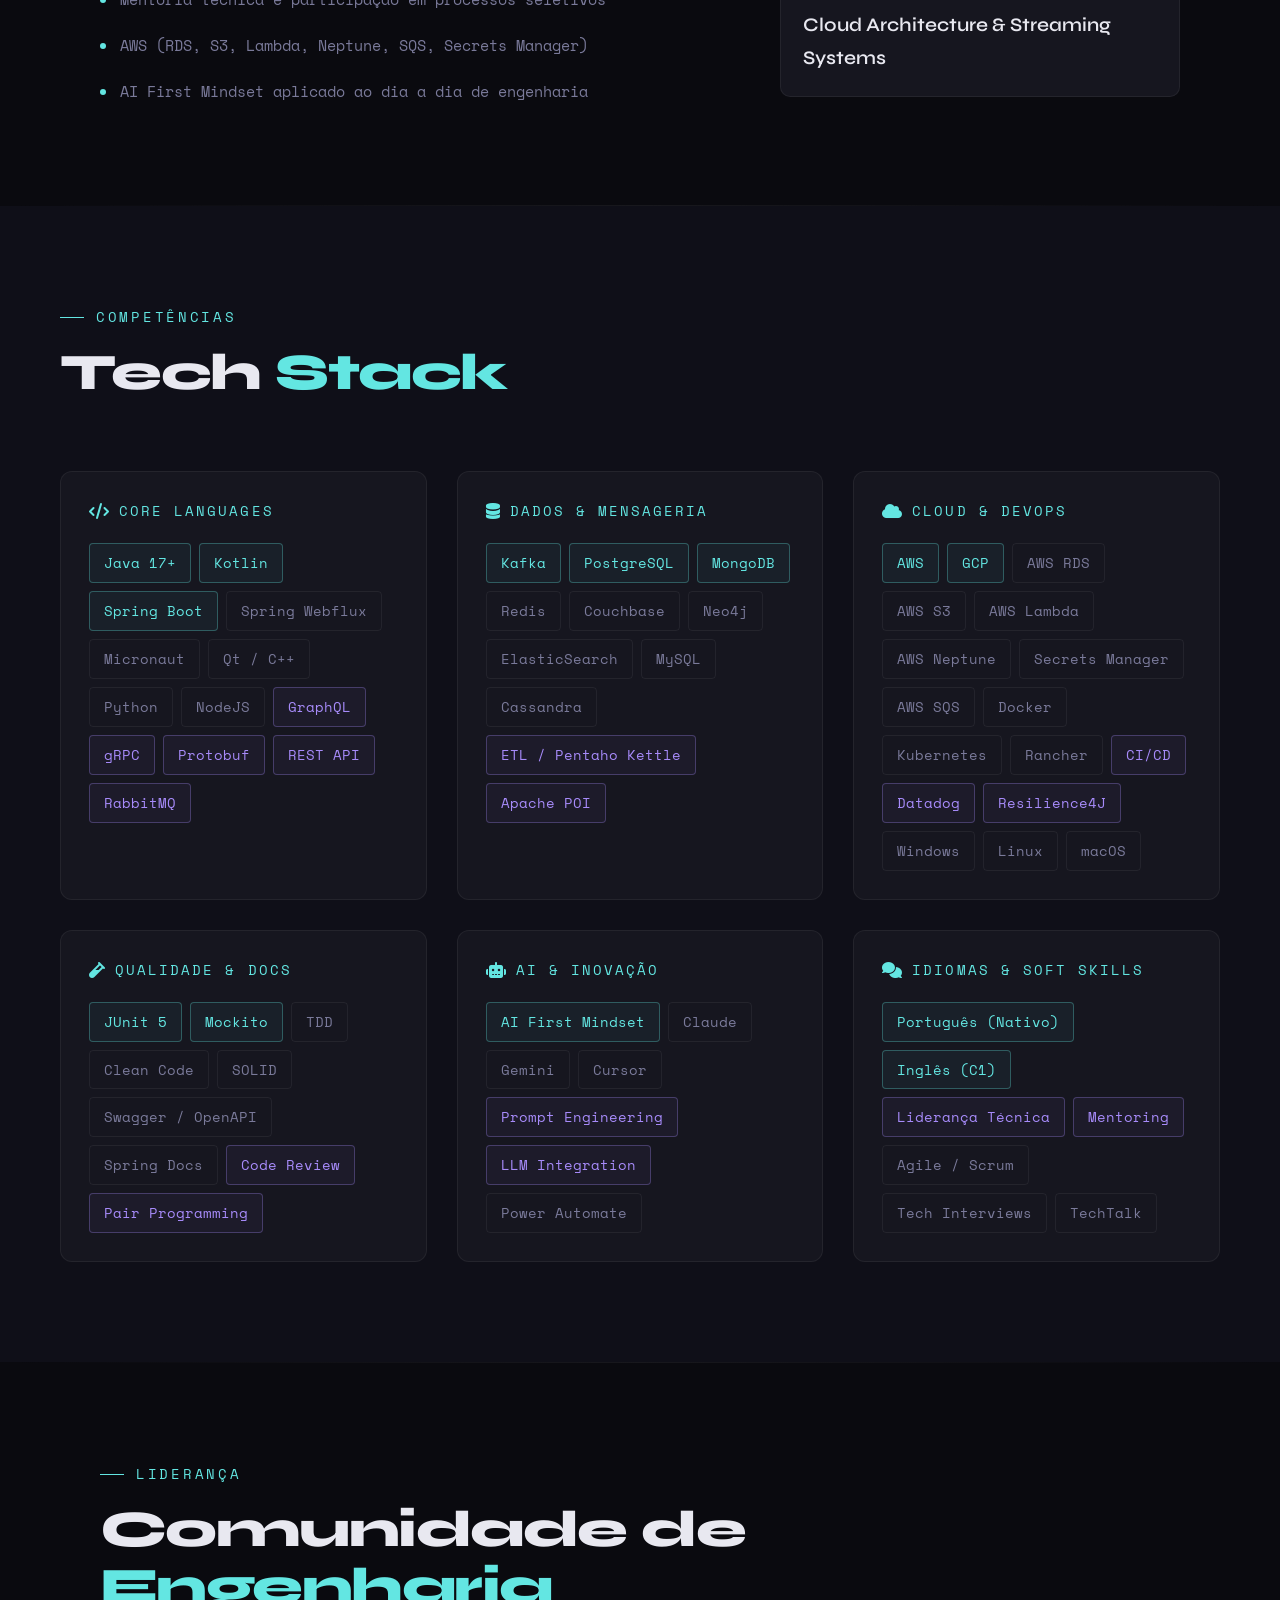
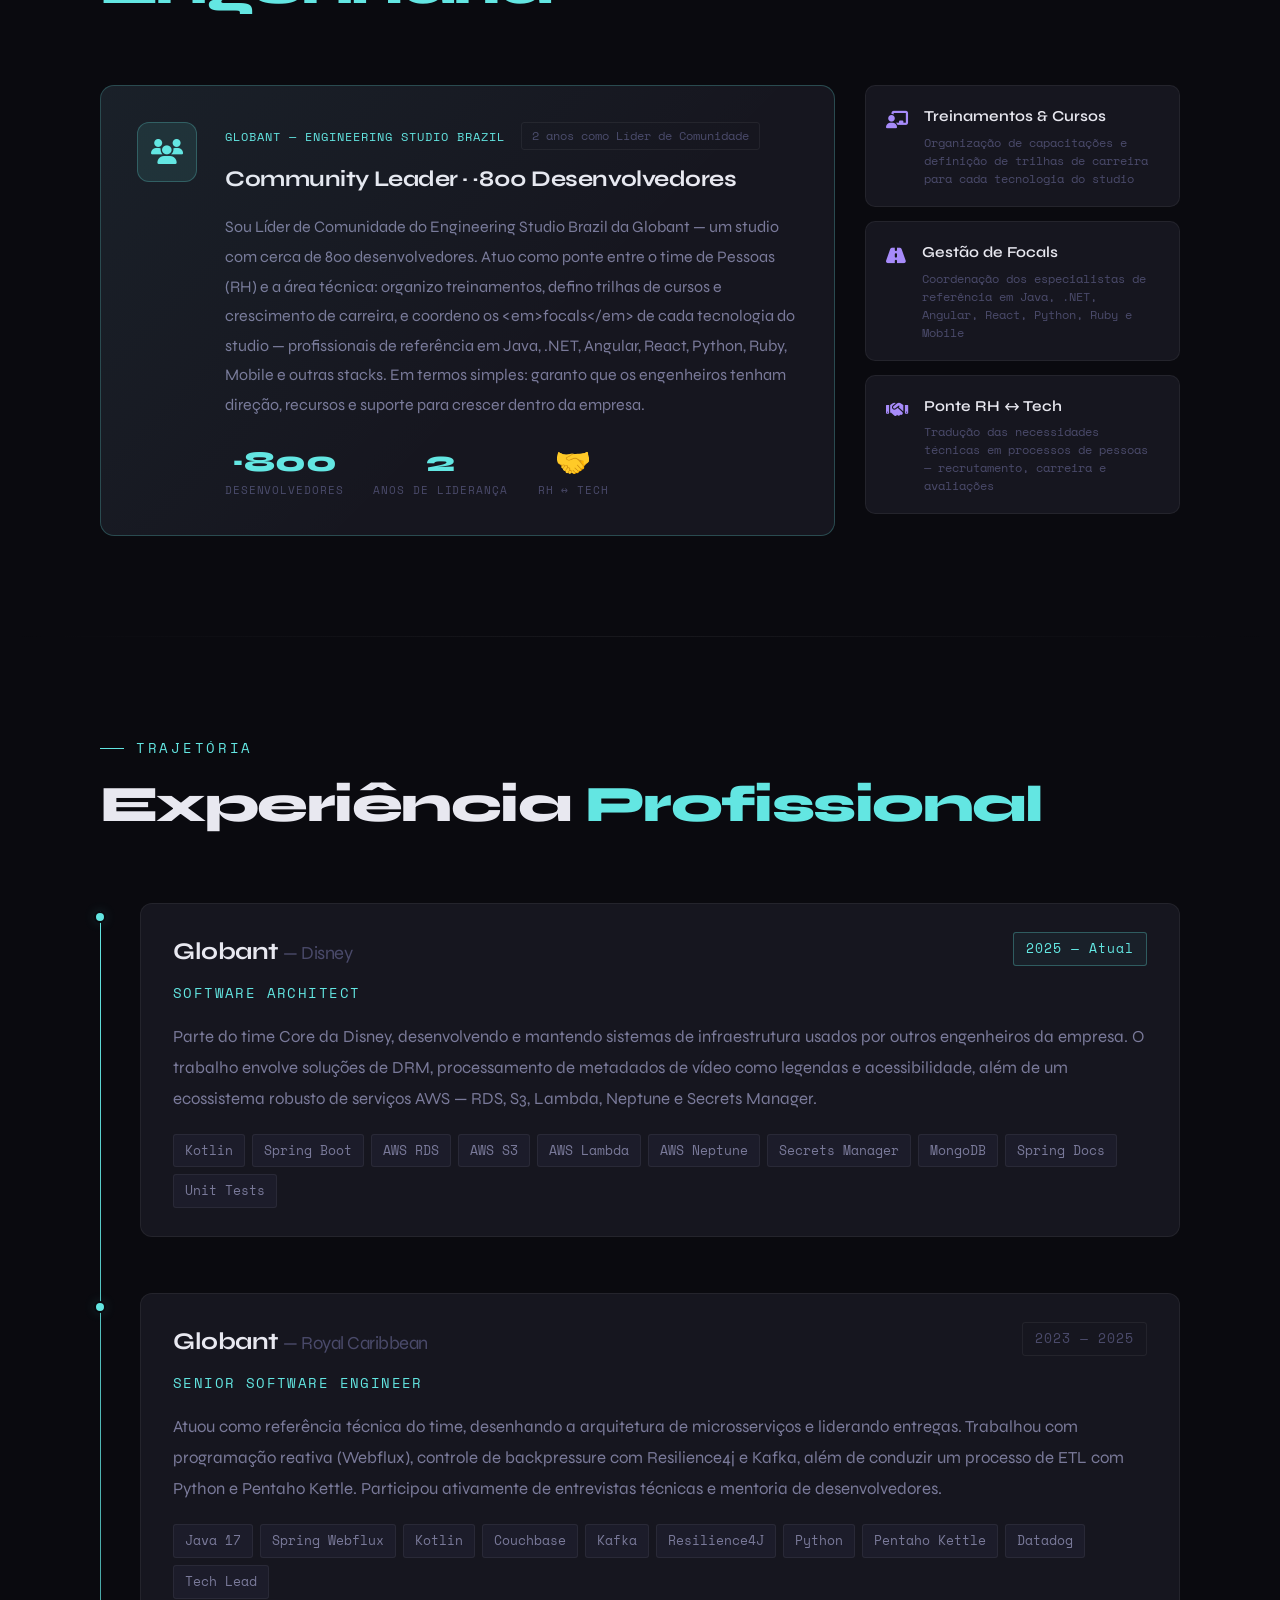
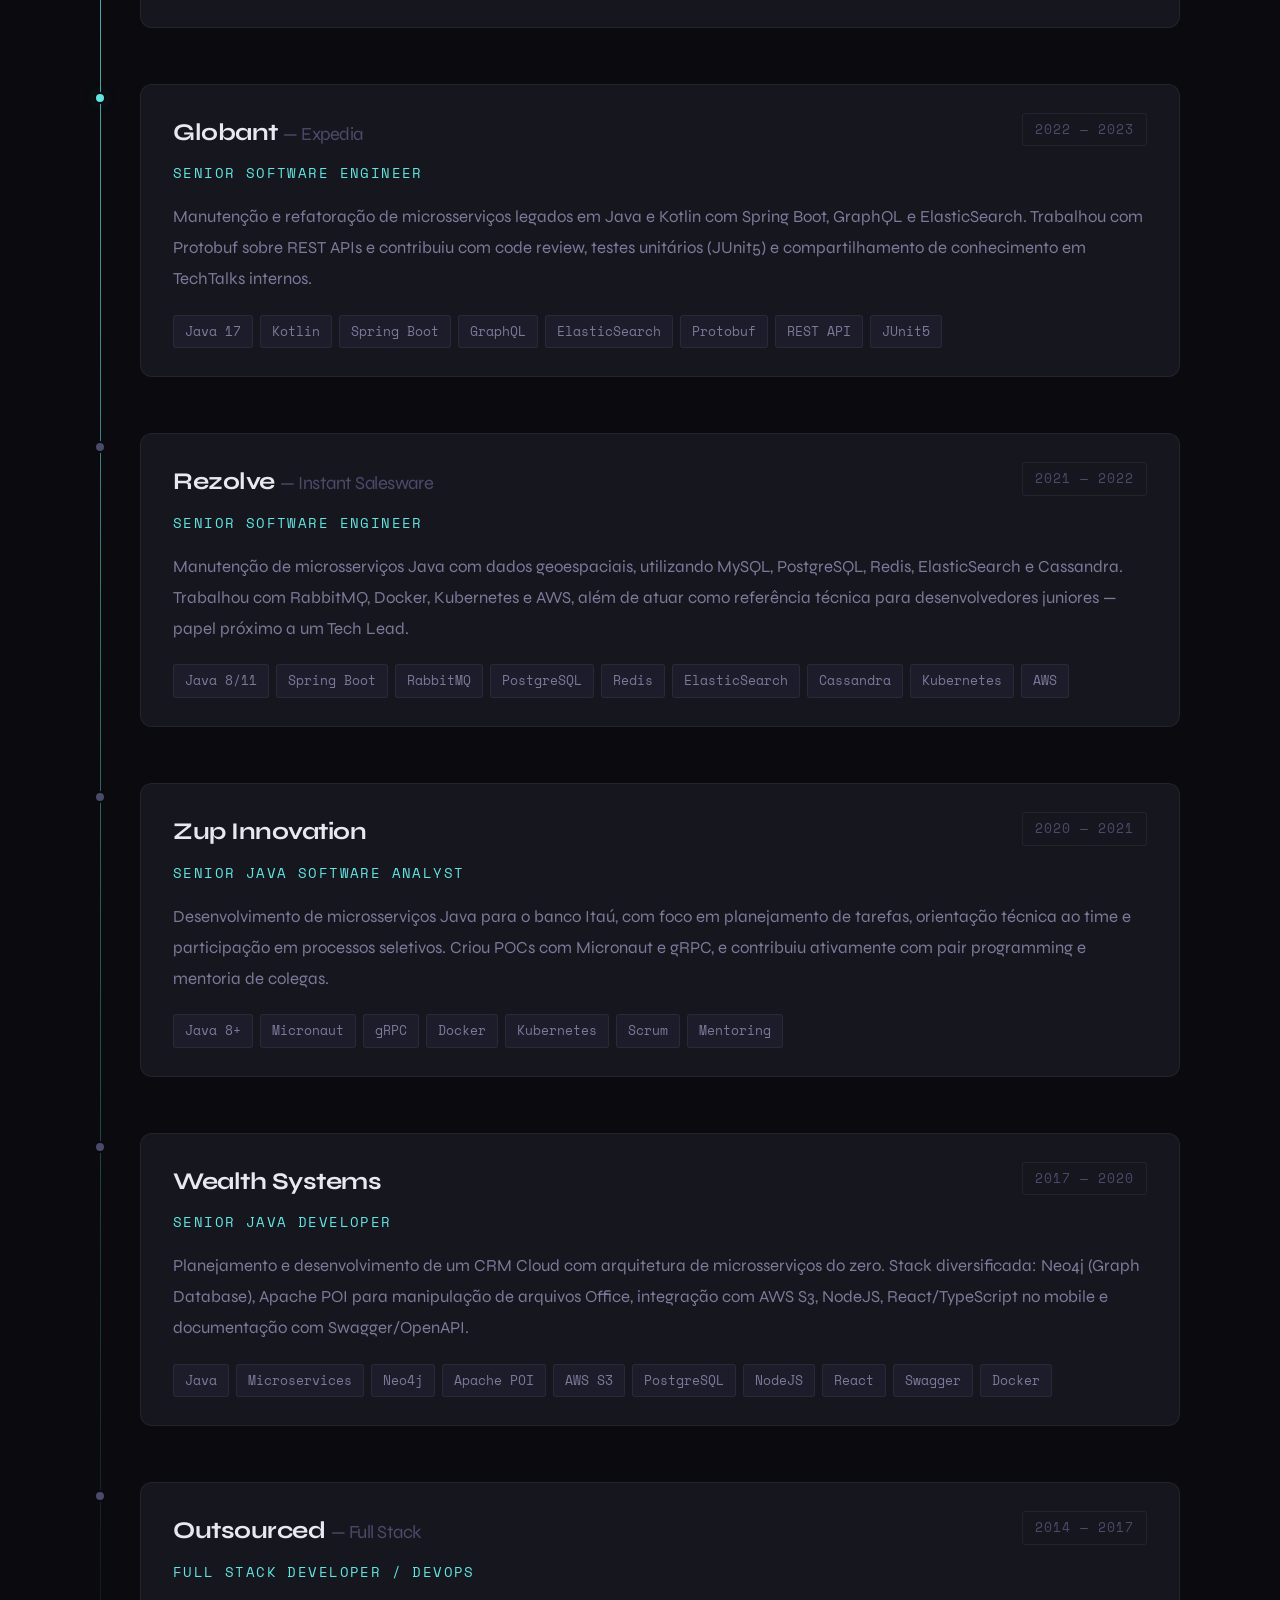
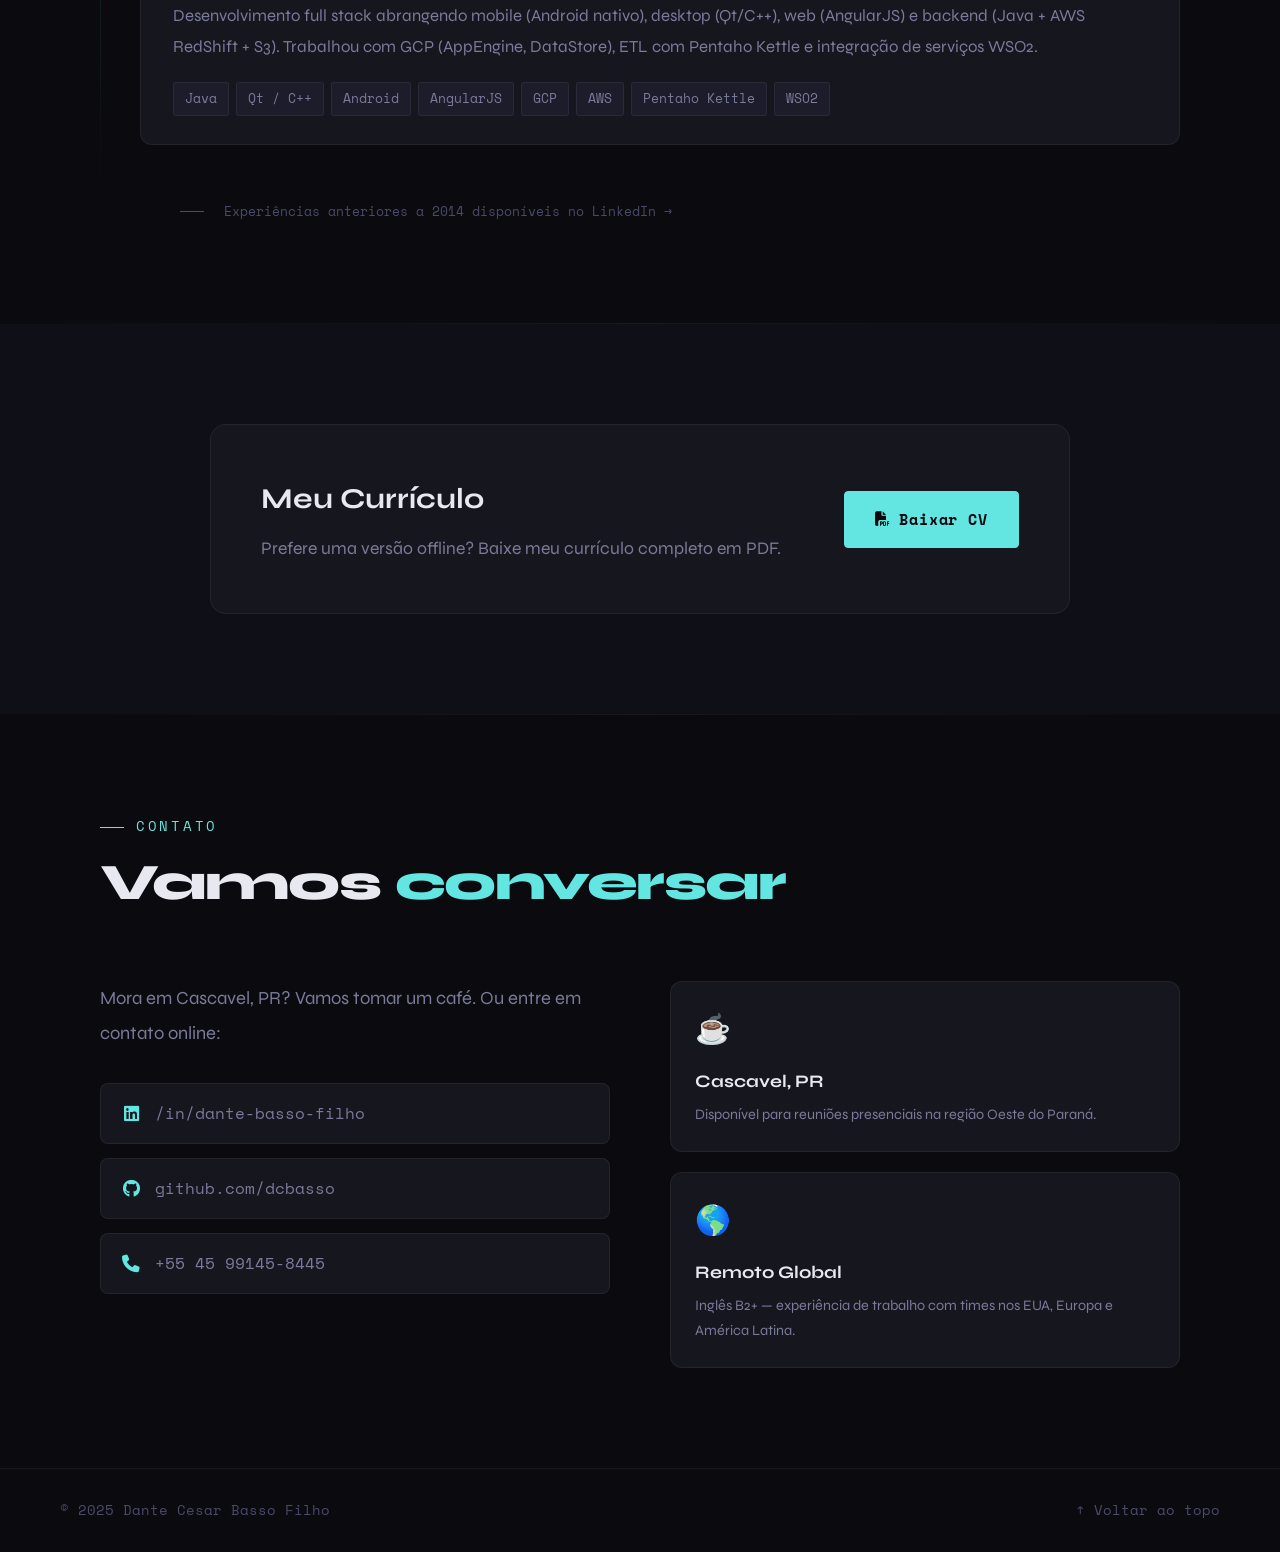
<file: v2.1.2/index.html>
<!DOCTYPE html>
<html lang="pt-BR">
<head>
    <meta charset="UTF-8">
    <meta name="viewport" content="width=device-width, initial-scale=1.0">
    <title>Dante Basso — Software Architect | Java, Kotlin, AWS, Disney</title>
    <meta name="description" content="Portfólio de Dante Cesar Basso Filho. Software Architect especialista em Java, Kotlin, Spring Boot, Microsserviços, AWS e GCP. Atualmente na Disney via Globant.">
    <meta name="keywords" content="Dante Basso, Senior Software Engineer, Java Developer, Spring Boot, Tech Lead, AWS, GCP, Microservices, Kotlin, Disney, Globant, DRM, Neptune, Lambda">
    <meta name="author" content="Dante Cesar Basso Filho">
    <meta name="robots" content="index, follow">
    <link rel="canonical" href="https://dantebasso.com.br/">

    <!-- Open Graph -->
    <meta property="og:type" content="profile">
    <meta property="og:title" content="Dante Basso | Software Architect">
    <meta property="og:description" content="Software Architect com mais de 15 anos de experiência em Java, Kotlin, Cloud e Streaming. Atualmente na Disney via Globant.">
    <meta property="og:url" content="https://dantebasso.com.br/">
    <meta property="og:image" content="https://dantebasso.com.br/og-image.jpg">
    <meta property="og:locale" content="pt_BR">
    <meta property="og:site_name" content="Dante Basso — Portfólio">

    <!-- Twitter Card -->
    <meta name="twitter:card" content="summary_large_image">
    <meta name="twitter:title" content="Dante Basso | Software Architect">
    <meta name="twitter:description" content="Software Architect com mais de 15 anos de experiência em Java, Kotlin, Cloud e Arquitetura Distribuída.">
    <meta name="twitter:image" content="https://dantebasso.com.br/og-image.jpg">

    <link rel="preconnect" href="https://fonts.googleapis.com">
    <link rel="preconnect" href="https://fonts.gstatic.com" crossorigin>
    <link href="https://fonts.googleapis.com/css2?family=Space+Mono:ital,wght@0,400;0,700;1,400&family=Syne:wght@400;600;700;800&display=swap" rel="stylesheet">
    <link rel="stylesheet" href="https://cdnjs.cloudflare.com/ajax/libs/font-awesome/6.5.0/css/all.min.css">

    <script type="application/ld+json">
    {
      "@context": "https://schema.org",
      "@type": "Person",
      "name": "Dante Cesar Basso Filho",
      "url": "https://dantebasso.com.br",
      "jobTitle": "Software Architect",
      "worksFor": {
        "@type": "Organization",
        "name": "Globant",
        "url": "https://www.globant.com"
      },
      "knowsAbout": ["Java", "Kotlin", "Spring Boot", "AWS", "Microservices", "GCP", "Kafka", "DRM", "GraphQL", "Terraform", "AI"],
      "knowsLanguage": ["pt", "en", "es"],
      "address": {
        "@type": "PostalAddress",
        "addressLocality": "Cascavel",
        "addressRegion": "PR",
        "addressCountry": "BR"
      },
      "sameAs": [
        "https://www.linkedin.com/in/dante-basso-filho",
        "https://github.com/dcbasso"
      ]
    }
    </script>

<style>
/* =============================================
   VARIABLES & RESET
   ============================================= */
:root {
    --bg: #0a0a0f;
    --bg2: #0f0f18;
    --bg3: #14141f;
    --surface: #16161f;
    --surface2: #1c1c2a;
    --border: rgba(255,255,255,0.06);
    --border-accent: rgba(99, 230, 226, 0.25);
    --text: #e8e8f0;
    --text-dim: #7a7a9a;
    --text-muted: #4a4a6a;
    --accent: #63e6e2;
    --accent2: #a78bfa;
    --accent3: #f472b6;
    --glow: rgba(99, 230, 226, 0.15);
    --font-display: 'Syne', sans-serif;
    --font-mono: 'Space Mono', monospace;
}

*, *::before, *::after { margin: 0; padding: 0; box-sizing: border-box; }
html { scroll-behavior: smooth; }

body {
    background-color: var(--bg);
    color: var(--text);
    font-family: var(--font-display);
    font-size: 18px;
    line-height: 1.7;
    overflow-x: hidden;
}

a { text-decoration: none; color: inherit; }
ul { list-style: none; }

/* Noise texture overlay */
body::before {
    content: '';
    position: fixed;
    inset: 0;
    background-image: url("data:image/svg+xml,%3Csvg viewBox='0 0 256 256' xmlns='http://www.w3.org/2000/svg'%3E%3Cfilter id='noise'%3E%3CfeTurbulence type='fractalNoise' baseFrequency='0.9' numOctaves='4' stitchTiles='stitch'/%3E%3C/filter%3E%3Crect width='100%25' height='100%25' filter='url(%23noise)' opacity='0.03'/%3E%3C/svg%3E");
    pointer-events: none;
    z-index: 9999;
    opacity: 0.4;
}

/* =============================================
   SCROLLBAR
   ============================================= */
::-webkit-scrollbar { width: 4px; }
::-webkit-scrollbar-track { background: var(--bg); }
::-webkit-scrollbar-thumb { background: var(--accent); border-radius: 2px; }

/* =============================================
   CANVAS BACKGROUND
   ============================================= */
#bg-canvas {
    position: fixed;
    inset: 0;
    z-index: 0;
    pointer-events: none;
}

/* =============================================
   NAVBAR
   ============================================= */
.navbar {
    position: fixed;
    top: 0;
    width: 100%;
    z-index: 1000;
    padding: 18px 60px;
    display: flex;
    align-items: center;
    gap: 30px;
    transition: background 0.4s, backdrop-filter 0.4s, border-bottom 0.4s;
}

.navbar.scrolled {
    background: rgba(10, 10, 15, 0.88);
    backdrop-filter: blur(20px);
    -webkit-backdrop-filter: blur(20px);
    border-bottom: 1px solid var(--border);
}

.logo {
    font-family: var(--font-mono);
    font-size: 1.1rem;
    font-weight: 700;
    color: var(--text);
    white-space: nowrap;
    letter-spacing: -0.02em;
}
.logo em { color: var(--accent); font-style: normal; }

.lang-switch {
    display: flex;
    gap: 6px;
    margin-right: auto;
}

.lang-btn {
    font-family: var(--font-mono);
    font-size: 0.82rem;
    background: transparent;
    border: 1px solid var(--text-muted);
    color: var(--text-muted);
    padding: 5px 11px;
    border-radius: 3px;
    cursor: pointer;
    transition: all 0.2s;
    letter-spacing: 0.05em;
}
.lang-btn:hover { border-color: var(--accent); color: var(--accent); }
.lang-btn.active {
    background: var(--accent);
    border-color: var(--accent);
    color: #0a0a0f;
    font-weight: 700;
}

.nav-links {
    display: flex;
    gap: 36px;
    align-items: center;
}
.nav-links a {
    font-family: var(--font-mono);
    font-size: 0.88rem;
    color: var(--text-dim);
    letter-spacing: 0.08em;
    text-transform: uppercase;
    transition: color 0.2s;
    position: relative;
}
.nav-links a::after {
    content: '';
    position: absolute;
    bottom: -3px;
    left: 0;
    width: 0;
    height: 1px;
    background: var(--accent);
    transition: width 0.3s;
}
.nav-links a:hover { color: var(--accent); }
.nav-links a:hover::after { width: 100%; }

.nav-cta {
    font-family: var(--font-mono) !important;
    font-size: 0.75rem !important;
    color: var(--accent) !important;
    border: 1px solid var(--accent) !important;
    padding: 7px 16px;
    border-radius: 3px;
    transition: all 0.2s !important;
}
.nav-cta::after { display: none !important; }
.nav-cta:hover {
    background: var(--accent) !important;
    color: #0a0a0f !important;
}

.menu-btn {
    display: none;
    cursor: pointer;
    font-size: 1.3rem;
    color: var(--text-dim);
    background: none;
    border: none;
}

/* =============================================
   HERO
   ============================================= */
.hero {
    position: relative;
    z-index: 1;
    min-height: 100vh;
    display: flex;
    align-items: center;
    padding: 120px 60px 60px;
    overflow: hidden;
}

.hero-inner {
    max-width: 1200px;
    width: 100%;
    margin: 0 auto;
    display: grid;
    grid-template-columns: 1fr 1fr;
    gap: 80px;
    align-items: center;
}

.hero-label {
    font-family: var(--font-mono);
    font-size: 0.9rem;
    color: var(--accent);
    letter-spacing: 0.2em;
    text-transform: uppercase;
    margin-bottom: 20px;
    display: flex;
    align-items: center;
    gap: 12px;
}
.hero-label::before {
    content: '';
    display: block;
    width: 30px;
    height: 1px;
    background: var(--accent);
}

.hero-name {
    font-family: var(--font-display);
    font-size: clamp(3rem, 5vw, 5.5rem);
    font-weight: 800;
    line-height: 1.0;
    letter-spacing: -0.03em;
    margin-bottom: 16px;
}
.hero-name .line { display: block; }
.hero-name .accent { color: var(--accent); }

.hero-typewriter {
    font-family: var(--font-mono);
    font-size: clamp(1rem, 2vw, 1.4rem);
    color: var(--text-dim);
    margin-bottom: 28px;
    min-height: 2em;
}
.hero-typewriter .cursor {
    display: inline-block;
    width: 2px;
    height: 1.1em;
    background: var(--accent);
    margin-left: 3px;
    vertical-align: middle;
    animation: blink 1s step-end infinite;
}

.hero-desc {
    color: var(--text-dim);
    font-size: 1.15rem;
    line-height: 1.8;
    max-width: 520px;
    margin-bottom: 40px;
}

.hero-actions {
    display: flex;
    gap: 16px;
    align-items: center;
}

.btn-primary {
    display: inline-flex;
    align-items: center;
    gap: 8px;
    padding: 15px 30px;
    background: var(--accent);
    color: #0a0a0f;
    font-family: var(--font-mono);
    font-size: 0.92rem;
    font-weight: 700;
    letter-spacing: 0.06em;
    border-radius: 4px;
    transition: all 0.25s;
    border: 1px solid var(--accent);
}
.btn-primary:hover {
    background: transparent;
    color: var(--accent);
    transform: translateY(-2px);
    box-shadow: 0 8px 30px rgba(99, 230, 226, 0.2);
}

.btn-secondary {
    display: inline-flex;
    align-items: center;
    gap: 8px;
    padding: 15px 30px;
    background: transparent;
    color: var(--text-dim);
    font-family: var(--font-mono);
    font-size: 0.92rem;
    letter-spacing: 0.06em;
    border-radius: 4px;
    border: 1px solid var(--border);
    transition: all 0.25s;
}
.btn-secondary:hover {
    border-color: var(--text-dim);
    color: var(--text);
    transform: translateY(-2px);
}

/* Hero Right — Stats Grid */
.hero-right {
    display: grid;
    grid-template-columns: 1fr 1fr;
    gap: 16px;
}

.stat-card {
    background: var(--surface);
    border: 1px solid var(--border);
    border-radius: 10px;
    padding: 24px;
    transition: border-color 0.3s, transform 0.3s;
    position: relative;
    overflow: visible;
}
.stat-card::before {
    content: '';
    position: absolute;
    inset: 0;
    background: linear-gradient(135deg, var(--glow) 0%, transparent 60%);
    opacity: 0;
    transition: opacity 0.3s;
    border-radius: 10px;
    pointer-events: none;
    z-index: 0;
}
.stat-card:hover {
    border-color: var(--border-accent);
    transform: translateY(-3px);
}
.stat-card:hover::before { opacity: 1; }

.stat-number {
    font-family: var(--font-display);
    font-size: 2.8rem;
    font-weight: 800;
    color: var(--accent);
    line-height: 1;
    margin-bottom: 6px;
    position: relative;
    z-index: 1;
}
.stat-label {
    font-family: var(--font-mono);
    font-size: 0.82rem;
    color: var(--text-muted);
    letter-spacing: 0.08em;
    text-transform: uppercase;
    position: relative;
    z-index: 1;
}
.stat-card.wide { grid-column: 1 / -1; }
.stat-card.wide .stat-number { font-size: 2.2rem; }

/* =============================================
   SCROLL INDICATOR
   ============================================= */
.scroll-indicator {
    position: absolute;
    bottom: 40px;
    left: 50%;
    transform: translateX(-50%);
    display: flex;
    flex-direction: column;
    align-items: center;
    gap: 8px;
    opacity: 0;
    animation: fadeIn 1s 1.8s forwards;
}
.scroll-indicator span {
    font-family: var(--font-mono);
    font-size: 0.65rem;
    color: var(--text-muted);
    letter-spacing: 0.15em;
    text-transform: uppercase;
}
.scroll-dot {
    width: 1px;
    height: 40px;
    background: linear-gradient(to bottom, var(--accent), transparent);
    animation: scrollPulse 2s ease-in-out infinite;
}

/* =============================================
   SECTION BASE
   ============================================= */
.section {
    position: relative;
    z-index: 1;
    padding: 100px 60px;
    max-width: 1200px;
    margin: 0 auto;
}

.section-full {
    position: relative;
    z-index: 1;
    padding: 100px 60px;
    background: var(--bg2);
}

.section-full-inner {
    max-width: 1200px;
    margin: 0 auto;
}

.section-header {
    margin-bottom: 70px;
}

.section-eyebrow {
    font-family: var(--font-mono);
    font-size: 0.85rem;
    color: var(--accent);
    letter-spacing: 0.2em;
    text-transform: uppercase;
    display: flex;
    align-items: center;
    gap: 12px;
    margin-bottom: 16px;
}
.section-eyebrow::before {
    content: '';
    display: block;
    width: 24px;
    height: 1px;
    background: var(--accent);
}

.section-title {
    font-family: var(--font-display);
    font-size: clamp(2.2rem, 4vw, 3.5rem);
    font-weight: 800;
    letter-spacing: -0.03em;
    line-height: 1.1;
}
.section-title .accent { color: var(--accent); }

/* =============================================
   ABOUT
   ============================================= */
.about-grid {
    display: grid;
    grid-template-columns: 1.2fr 0.8fr;
    gap: 80px;
    align-items: start;
}

.about-text p {
    color: var(--text-dim);
    font-size: 1.15rem;
    margin-bottom: 20px;
    line-height: 1.9;
}

.about-highlights {
    display: flex;
    flex-direction: column;
    gap: 20px;
    margin-top: 40px;
}

.highlight-item {
    display: flex;
    align-items: center;
    gap: 14px;
    font-family: var(--font-mono);
    font-size: 0.95rem;
    color: var(--text-dim);
}
.highlight-item .dot {
    width: 6px;
    height: 6px;
    border-radius: 50%;
    background: var(--accent);
    flex-shrink: 0;
}

.about-sidebar {
    display: flex;
    flex-direction: column;
    gap: 20px;
    padding-top: 10px;
}

.info-box {
    background: var(--surface);
    border: 1px solid var(--border);
    border-radius: 10px;
    padding: 22px;
}
.info-box-label {
    font-family: var(--font-mono);
    font-size: 0.75rem;
    color: var(--text-muted);
    letter-spacing: 0.15em;
    text-transform: uppercase;
    margin-bottom: 8px;
}
.info-box-value {
    font-family: var(--font-display);
    font-size: 1.2rem;
    font-weight: 600;
    color: var(--text);
}
.info-box-value.accent { color: var(--accent); }

/* =============================================
   SKILLS
   ============================================= */
.skills-wrapper {
    display: grid;
    grid-template-columns: repeat(auto-fit, minmax(280px, 1fr));
    gap: 30px;
}

.skill-group {
    background: var(--surface);
    border: 1px solid var(--border);
    border-radius: 12px;
    padding: 28px;
    transition: border-color 0.3s;
}
.skill-group:hover { border-color: var(--border-accent); }

.skill-group-title {
    font-family: var(--font-mono);
    font-size: 0.85rem;
    color: var(--accent);
    letter-spacing: 0.15em;
    text-transform: uppercase;
    margin-bottom: 20px;
    display: flex;
    align-items: center;
    gap: 8px;
}
.skill-group-title i { font-size: 1rem; }

.skill-pills {
    display: flex;
    flex-wrap: wrap;
    gap: 8px;
}

.pill {
    font-family: var(--font-mono);
    font-size: 0.88rem;
    padding: 7px 14px;
    border-radius: 4px;
    border: 1px solid var(--border);
    color: var(--text-dim);
    transition: all 0.2s;
    cursor: default;
}
.pill:hover {
    border-color: var(--accent);
    color: var(--accent);
    background: rgba(99, 230, 226, 0.05);
}
.pill.primary {
    border-color: rgba(99, 230, 226, 0.3);
    color: var(--accent);
    background: rgba(99, 230, 226, 0.05);
}
.pill.secondary {
    border-color: rgba(167, 139, 250, 0.3);
    color: var(--accent2);
    background: rgba(167, 139, 250, 0.05);
}

/* =============================================
   EXPERIENCE — TIMELINE
   ============================================= */
.timeline {
    position: relative;
    padding-left: 40px;
}

.timeline::before {
    content: '';
    position: absolute;
    left: 0;
    top: 8px;
    bottom: 8px;
    width: 1px;
    background: linear-gradient(to bottom, var(--accent), transparent);
}

.timeline-item {
    position: relative;
    margin-bottom: 56px;
    opacity: 0;
    transform: translateX(-20px);
    transition: opacity 0.6s, transform 0.6s;
}
.timeline-item.visible { opacity: 1; transform: translateX(0); }
.timeline-item:last-child { margin-bottom: 0; }

.timeline-dot {
    position: absolute;
    left: -46px;
    top: 8px;
    width: 12px;
    height: 12px;
    border-radius: 50%;
    background: var(--accent);
    border: 2px solid var(--bg);
    box-shadow: 0 0 12px var(--glow);
}
.timeline-item.dimmed .timeline-dot {
    background: var(--text-muted);
    box-shadow: none;
}

.exp-card {
    background: var(--surface);
    border: 1px solid var(--border);
    border-radius: 12px;
    padding: 28px 32px;
    transition: border-color 0.3s, transform 0.3s;
}
.exp-card:hover {
    border-color: var(--border-accent);
    transform: translateX(6px);
}

.exp-header {
    display: flex;
    justify-content: space-between;
    align-items: flex-start;
    margin-bottom: 8px;
    flex-wrap: wrap;
    gap: 10px;
}

.exp-company {
    font-family: var(--font-display);
    font-size: 1.5rem;
    font-weight: 700;
    letter-spacing: -0.02em;
}
.exp-company .client {
    font-weight: 400;
    color: var(--text-muted);
    font-size: 1.15rem;
}

.exp-date {
    font-family: var(--font-mono);
    font-size: 0.8rem;
    color: var(--text-muted);
    letter-spacing: 0.08em;
    padding: 5px 12px;
    border: 1px solid var(--border);
    border-radius: 3px;
    white-space: nowrap;
}
.exp-date.current {
    border-color: rgba(99, 230, 226, 0.3);
    color: var(--accent);
    background: rgba(99, 230, 226, 0.05);
}

.exp-role {
    font-family: var(--font-mono);
    font-size: 0.88rem;
    color: var(--accent);
    letter-spacing: 0.1em;
    text-transform: uppercase;
    margin-bottom: 16px;
}

.exp-desc {
    color: var(--text-dim);
    font-size: 1.05rem;
    line-height: 1.85;
    margin-bottom: 20px;
}

.exp-tags {
    display: flex;
    flex-wrap: wrap;
    gap: 7px;
}
.exp-tag {
    font-family: var(--font-mono);
    font-size: 0.8rem;
    padding: 5px 11px;
    border-radius: 3px;
    background: var(--surface2);
    color: var(--text-dim);
    border: 1px solid var(--border);
    transition: all 0.2s;
}
.exp-tag:hover { color: var(--accent); border-color: rgba(99, 230, 226, 0.2); }

/* =============================================
   RESUME
   ============================================= */
.resume-block {
    background: var(--surface);
    border: 1px solid var(--border);
    border-radius: 16px;
    padding: 50px;
    display: flex;
    align-items: center;
    justify-content: space-between;
    gap: 40px;
    max-width: 860px;
    margin: 0 auto;
    transition: border-color 0.3s;
}
.resume-block:hover { border-color: var(--border-accent); }

.resume-block-text h3 {
    font-family: var(--font-display);
    font-size: 1.8rem;
    font-weight: 700;
    margin-bottom: 10px;
}
.resume-block-text p {
    color: var(--text-dim);
    font-size: 1.1rem;
}

/* =============================================
   CONTACT
   ============================================= */
.contact-grid {
    display: grid;
    grid-template-columns: 1fr 1fr;
    gap: 60px;
    align-items: start;
}

.contact-text {
    font-size: 1.15rem;
    color: var(--text-dim);
    line-height: 1.9;
    margin-bottom: 32px;
}

.contact-links {
    display: flex;
    flex-direction: column;
    gap: 14px;
}

.contact-link {
    display: flex;
    align-items: center;
    gap: 14px;
    color: var(--text-dim);
    font-family: var(--font-mono);
    font-size: 1rem;
    padding: 16px 20px;
    border: 1px solid var(--border);
    border-radius: 8px;
    transition: all 0.25s;
    background: var(--surface);
}
.contact-link:hover {
    border-color: var(--border-accent);
    color: var(--accent);
    transform: translateX(6px);
    background: rgba(99, 230, 226, 0.04);
}
.contact-link i {
    font-size: 1.1rem;
    color: var(--accent);
    width: 20px;
    text-align: center;
}

.contact-side {
    display: flex;
    flex-direction: column;
    gap: 20px;
}

.contact-card {
    background: var(--surface);
    border: 1px solid var(--border);
    border-radius: 12px;
    padding: 24px;
}
.contact-card-icon {
    font-size: 1.8rem;
    margin-bottom: 12px;
}
.contact-card h4 {
    font-weight: 700;
    font-size: 1.1rem;
    margin-bottom: 6px;
}
.contact-card p {
    color: var(--text-dim);
    font-size: 0.9rem;
}

/* =============================================
   FOOTER
   ============================================= */
footer {
    position: relative;
    z-index: 1;
    border-top: 1px solid var(--border);
    padding: 30px 60px;
    display: flex;
    justify-content: space-between;
    align-items: center;
    background: var(--bg);
}
footer p {
    font-family: var(--font-mono);
    font-size: 0.85rem;
    color: var(--text-muted);
}
footer a {
    font-family: var(--font-mono);
    font-size: 0.85rem;
    color: var(--text-muted);
    transition: color 0.2s;
}
footer a:hover { color: var(--accent); }

/* =============================================
   DIVIDER
   ============================================= */
.divider {
    width: 100%;
    height: 1px;
    background: linear-gradient(to right, transparent, var(--border), transparent);
    position: relative;
    z-index: 1;
}

/* =============================================
   LANGUAGE TOOLTIP
   ============================================= */
.lang-stat-card {
    position: relative;
    cursor: default;
}
.lang-tooltip {
    position: absolute;
    bottom: calc(100% + 10px);
    left: 50%;
    transform: translateX(-50%) translateY(6px);
    background: var(--surface2);
    border: 1px solid var(--border-accent);
    border-radius: 8px;
    padding: 12px 16px;
    min-width: 180px;
    opacity: 0;
    pointer-events: none;
    transition: opacity 0.2s, transform 0.2s;
    z-index: 100;
    box-shadow: 0 8px 30px rgba(0,0,0,0.4);
}
.lang-stat-card:hover .lang-tooltip {
    opacity: 1;
    transform: translateX(-50%) translateY(0);
}
.lang-tooltip::after {
    content: '';
    position: absolute;
    top: 100%;
    left: 50%;
    transform: translateX(-50%);
    border: 6px solid transparent;
    border-top-color: var(--border-accent);
}
.lang-tooltip-row {
    display: flex;
    align-items: center;
    gap: 10px;
    padding: 5px 0;
}
.lang-tooltip-row:not(:last-child) {
    border-bottom: 1px solid var(--border);
}
.lt-flag { font-size: 1.1rem; }
.lt-name {
    font-family: var(--font-display);
    font-size: 0.9rem;
    font-weight: 600;
    color: var(--text);
    flex: 1;
}
.lt-level {
    font-family: var(--font-mono);
    font-size: 0.75rem;
    color: var(--accent);
    background: rgba(99,230,226,0.1);
    padding: 2px 8px;
    border-radius: 3px;
}

/* Pill tooltip */
.lang-pill {
    position: relative;
    cursor: default;
}
.pill-tooltip {
    position: absolute;
    bottom: calc(100% + 8px);
    left: 50%;
    transform: translateX(-50%) translateY(4px);
    background: var(--surface2);
    border: 1px solid var(--border-accent);
    border-radius: 6px;
    padding: 6px 12px;
    font-size: 0.78rem;
    white-space: nowrap;
    opacity: 0;
    pointer-events: none;
    transition: opacity 0.2s, transform 0.2s;
    z-index: 100;
    color: var(--accent);
    font-family: var(--font-mono);
}
.lang-pill:hover .pill-tooltip {
    opacity: 1;
    transform: translateX(-50%) translateY(0);
}

/* =============================================
   COMMUNITY
   ============================================= */
.community-grid {
    display: grid;
    grid-template-columns: 1.4fr 0.6fr;
    gap: 30px;
    align-items: start;
}

.community-card-main {
    background: var(--surface);
    border: 1px solid var(--border-accent);
    border-radius: 14px;
    padding: 36px;
    display: flex;
    gap: 28px;
    align-items: flex-start;
    transition: transform 0.3s, border-color 0.3s;
    position: relative;
    overflow: hidden;
}
.community-card-main::before {
    content: '';
    position: absolute;
    inset: 0;
    background: linear-gradient(135deg, rgba(99,230,226,0.05) 0%, transparent 60%);
    pointer-events: none;
}
.community-card-main:hover { transform: translateY(-4px); }

.community-badge {
    width: 60px;
    height: 60px;
    border-radius: 12px;
    background: rgba(99,230,226,0.1);
    border: 1px solid var(--border-accent);
    display: flex;
    align-items: center;
    justify-content: center;
    font-size: 1.6rem;
    color: var(--accent);
    flex-shrink: 0;
}

.community-body { flex: 1; }

.community-meta {
    display: flex;
    align-items: center;
    gap: 16px;
    margin-bottom: 10px;
    flex-wrap: wrap;
}
.community-org {
    font-family: var(--font-mono);
    font-size: 0.78rem;
    color: var(--accent);
    letter-spacing: 0.08em;
    text-transform: uppercase;
}
.community-duration {
    font-family: var(--font-mono);
    font-size: 0.75rem;
    color: var(--text-muted);
    padding: 3px 10px;
    border: 1px solid var(--border);
    border-radius: 3px;
}

.community-name {
    font-family: var(--font-display);
    font-size: 1.4rem;
    font-weight: 700;
    margin-bottom: 14px;
    letter-spacing: -0.02em;
}

.community-desc {
    color: var(--text-dim);
    font-size: 1rem;
    line-height: 1.85;
    margin-bottom: 28px;
}

.community-highlights {
    display: flex;
    gap: 30px;
}
.community-highlight {
    display: flex;
    flex-direction: column;
    align-items: center;
    gap: 4px;
}
.ch-number {
    font-family: var(--font-display);
    font-size: 1.8rem;
    font-weight: 800;
    color: var(--accent);
    line-height: 1;
}
.ch-label {
    font-family: var(--font-mono);
    font-size: 0.7rem;
    color: var(--text-muted);
    text-transform: uppercase;
    letter-spacing: 0.08em;
    text-align: center;
}

.community-side {
    display: flex;
    flex-direction: column;
    gap: 14px;
}

.community-pill-card {
    background: var(--surface);
    border: 1px solid var(--border);
    border-radius: 10px;
    padding: 18px 20px;
    display: flex;
    gap: 16px;
    align-items: flex-start;
    transition: border-color 0.3s, transform 0.3s;
}
.community-pill-card:hover {
    border-color: var(--border-accent);
    transform: translateX(4px);
}
.cpc-icon {
    color: var(--accent2);
    font-size: 1.1rem;
    margin-top: 2px;
    flex-shrink: 0;
}
.cpc-title {
    font-family: var(--font-display);
    font-size: 0.95rem;
    font-weight: 600;
    margin-bottom: 4px;
}
.cpc-desc {
    font-family: var(--font-mono);
    font-size: 0.75rem;
    color: var(--text-muted);
    line-height: 1.5;
}

/* Early career line */
.early-career {
    display: flex;
    align-items: center;
    gap: 20px;
    margin-top: 40px;
    padding-left: 40px;
}
.early-career-line {
    display: block;
    width: 24px;
    height: 1px;
    background: var(--text-muted);
    flex-shrink: 0;
}
.early-career p {
    font-family: var(--font-mono);
    font-size: 0.8rem;
    color: var(--text-muted);
}
.early-career a {
    color: var(--accent);
    text-decoration: underline;
    text-underline-offset: 3px;
    transition: opacity 0.2s;
}
.early-career a:hover { opacity: 0.75; }

@media (max-width: 900px) {
    .community-grid { grid-template-columns: 1fr; }
    .community-card-main { flex-direction: column; gap: 20px; }
    .community-highlights { gap: 20px; }
}
/* =============================================
   COURSES DRAWER
   ============================================= */
.nav-courses-btn {
    font-family: var(--font-mono);
    font-size: 0.82rem;
    background: transparent;
    border: 1px solid var(--border);
    color: var(--text-dim);
    padding: 7px 14px;
    border-radius: 3px;
    cursor: pointer;
    transition: all 0.2s;
    letter-spacing: 0.04em;
    white-space: nowrap;
}
.nav-courses-btn:hover {
    border-color: var(--accent2);
    color: var(--accent2);
}

.drawer-overlay {
    position: fixed;
    inset: 0;
    background: rgba(0,0,0,0.55);
    backdrop-filter: blur(4px);
    z-index: 1100;
    opacity: 0;
    pointer-events: none;
    transition: opacity 0.35s;
}
.drawer-overlay.open {
    opacity: 1;
    pointer-events: all;
}

.courses-drawer {
    position: fixed;
    top: 0;
    right: 0;
    width: 420px;
    max-width: 100vw;
    height: 100vh;
    background: var(--bg2);
    border-left: 1px solid var(--border);
    z-index: 1200;
    display: flex;
    flex-direction: column;
    transform: translateX(100%);
    transition: transform 0.38s cubic-bezier(0.4, 0, 0.2, 1);
    box-shadow: -20px 0 60px rgba(0,0,0,0.5);
}
.courses-drawer.open {
    transform: translateX(0);
}

.drawer-header {
    display: flex;
    justify-content: space-between;
    align-items: flex-start;
    padding: 32px 28px 20px;
    border-bottom: 1px solid var(--border);
    flex-shrink: 0;
}
.drawer-eyebrow {
    font-family: var(--font-mono);
    font-size: 0.72rem;
    color: var(--accent2);
    letter-spacing: 0.2em;
    text-transform: uppercase;
    margin-bottom: 6px;
}
.drawer-title {
    font-family: var(--font-display);
    font-size: 1.5rem;
    font-weight: 700;
    letter-spacing: -0.02em;
}

.drawer-close {
    background: transparent;
    border: 1px solid var(--border);
    color: var(--text-dim);
    width: 36px;
    height: 36px;
    border-radius: 6px;
    cursor: pointer;
    display: flex;
    align-items: center;
    justify-content: center;
    transition: all 0.2s;
    flex-shrink: 0;
    margin-top: 4px;
}
.drawer-close:hover {
    border-color: var(--accent);
    color: var(--accent);
}

.drawer-search {
    padding: 16px 28px;
    border-bottom: 1px solid var(--border);
    display: flex;
    align-items: center;
    gap: 10px;
    flex-shrink: 0;
}
.drawer-search i {
    color: var(--text-muted);
    font-size: 0.85rem;
}
.drawer-search input {
    background: transparent;
    border: none;
    outline: none;
    color: var(--text);
    font-family: var(--font-mono);
    font-size: 0.88rem;
    width: 100%;
    caret-color: var(--accent);
}
.drawer-search input::placeholder { color: var(--text-muted); }

.drawer-list {
    flex: 1;
    overflow-y: auto;
    padding: 8px 0 32px;
}
.drawer-list::-webkit-scrollbar { width: 3px; }
.drawer-list::-webkit-scrollbar-thumb { background: var(--accent2); border-radius: 2px; }

.drawer-year-group { margin-bottom: 4px; }

.drawer-year-label {
    font-family: var(--font-mono);
    font-size: 0.68rem;
    color: var(--text-muted);
    letter-spacing: 0.18em;
    text-transform: uppercase;
    padding: 14px 28px 6px;
    position: sticky;
    top: 0;
    background: var(--bg2);
    z-index: 1;
}

.course-item {
    display: flex;
    align-items: flex-start;
    gap: 14px;
    padding: 14px 28px;
    border-bottom: 1px solid var(--border);
    transition: background 0.2s;
    cursor: default;
}
.course-item:hover { background: var(--surface); }
.course-item:last-child { border-bottom: none; }

.course-dot {
    width: 7px;
    height: 7px;
    border-radius: 50%;
    background: var(--accent2);
    flex-shrink: 0;
    margin-top: 6px;
}

.course-info { flex: 1; }

.course-name {
    font-family: var(--font-display);
    font-size: 0.95rem;
    font-weight: 600;
    color: var(--text);
    line-height: 1.4;
    margin-bottom: 4px;
}

.course-meta {
    display: flex;
    gap: 12px;
    align-items: center;
    flex-wrap: wrap;
}
.course-date {
    font-family: var(--font-mono);
    font-size: 0.72rem;
    color: var(--text-muted);
}
.course-source {
    font-family: var(--font-mono);
    font-size: 0.68rem;
    color: var(--accent2);
    background: rgba(167,139,250,0.08);
    border: 1px solid rgba(167,139,250,0.2);
    padding: 1px 7px;
    border-radius: 3px;
}

.drawer-empty {
    text-align: center;
    padding: 60px 28px;
    font-family: var(--font-mono);
    font-size: 0.85rem;
    color: var(--text-muted);
}

@media (max-width: 900px) {
    .courses-drawer { width: 100vw; }
    .nav-courses-btn { font-size: 0.75rem; padding: 6px 10px; }
}

/* =============================================
   ANIMATIONS KEYFRAMES
    to { opacity: 1; transform: translateY(0); }
}
@keyframes fadeUp {
    to { opacity: 1; transform: translateY(0); }
}
@keyframes fadeIn {
    to { opacity: 1; }
}
@keyframes blink {
    0%, 100% { opacity: 1; }
    50% { opacity: 0; }
}
@keyframes scrollPulse {
    0%, 100% { transform: scaleY(1); opacity: 0.6; }
    50% { transform: scaleY(1.3); opacity: 1; }
}

/* Intersection observer fade-in */
.reveal {
    opacity: 0;
    transform: translateY(30px);
    transition: opacity 0.7s ease, transform 0.7s ease;
}
.reveal.visible {
    opacity: 1;
    transform: translateY(0);
}

/* =============================================
   MOBILE
   ============================================= */
@media (max-width: 900px) {
    .navbar { padding: 16px 24px; }
    .nav-links { display: none; }
    .menu-btn { display: block; }
    .nav-links.open {
        display: flex;
        position: fixed;
        top: 0;
        right: 0;
        width: 70%;
        height: 100vh;
        background: var(--bg2);
        border-left: 1px solid var(--border);
        flex-direction: column;
        padding: 80px 40px;
        gap: 28px;
        z-index: 999;
    }
    .nav-links a { font-size: 1rem; }
    .nav-overlay {
        display: none;
        position: fixed;
        inset: 0;
        background: rgba(0,0,0,0.6);
        z-index: 998;
    }
    .nav-overlay.open { display: block; }

    .hero { padding: 100px 24px 60px; }
    .hero-inner { grid-template-columns: 1fr; gap: 50px; }
    .hero-right { display: none; }
    .hero-name { font-size: 2.8rem; }

    .section, .section-full { padding: 70px 24px; }

    .about-grid { grid-template-columns: 1fr; gap: 40px; }
    .contact-grid { grid-template-columns: 1fr; gap: 40px; }

    .timeline { padding-left: 28px; }
    .timeline-dot { left: -34px; }

    .resume-block { flex-direction: column; text-align: center; padding: 36px 24px; }

    footer { flex-direction: column; gap: 10px; padding: 24px; text-align: center; }
}
</style>
</head>
<body>

<!-- Canvas background -->
<canvas id="bg-canvas"></canvas>

<!-- Nav overlay for mobile -->
<div class="nav-overlay" id="navOverlay"></div>

<!-- =============================================
     NAVBAR
     ============================================= -->
<nav class="navbar" id="navbar">
    <div class="logo">Dante<em>.</em>Basso</div>

    <div class="lang-switch">
        <button class="lang-btn active" id="btn-pt">PT</button>
        <button class="lang-btn" id="btn-en">EN</button>
        <button class="lang-btn" id="btn-es">ES</button>
    </div>

    <ul class="nav-links" id="navLinks">
        <li><a href="#home" data-i18n="nav_home">Início</a></li>
        <li><a href="#about" data-i18n="nav_about">Sobre</a></li>
        <li><a href="#skills" data-i18n="nav_skills">Skills</a></li>
        <li><a href="#community" data-i18n="nav_community">Comunidade</a></li>
        <li><a href="#experience" data-i18n="nav_exp">Experiência</a></li>
        <li><a href="#resume" data-i18n="nav_resume">Currículo</a></li>
        <li><a href="#contact" class="nav-cta" data-i18n="nav_contact">Contato</a></li>
        <li><button class="nav-courses-btn" id="openCoursesBtn" data-i18n="nav_courses">📚 Cursos</button></li>
    </ul>

    <button class="menu-btn" id="menuBtn" aria-label="Menu">
        <i class="fas fa-bars"></i>
    </button>
</nav>

<!-- =============================================
     HERO
     ============================================= -->
<section id="home" class="hero">
    <div class="hero-inner">
        <div class="hero-left">
            <div class="hero-label" data-i18n="hero_greeting">Olá, eu sou</div>

            <h1 class="hero-name">
                <span class="line">Dante</span>
                <span class="line accent">Basso</span>
            </h1>

            <div class="hero-typewriter">
                <span id="typewriter"></span><span class="cursor"></span>
            </div>

            <p class="hero-desc" data-i18n="hero_desc">
                Engenheiro de Software experiente e altamente adaptável, com histórico de sucesso no desenvolvimento de soluções backend e arquiteturas de microsserviços na AWS e GCP.
            </p>

            <div class="hero-actions">
                <a href="#contact" class="btn-primary" data-i18n="btn_contact">Entrar em Contato</a>
                <a href="Resume_Dante_Basso_(2025_ENG).pdf" class="btn-secondary" target="_blank" download>
                    <i class="fas fa-file-pdf"></i> <span data-i18n="btn_download">Baixar CV</span>
                </a>
            </div>
        </div>

        <div class="hero-right">
            <div class="stat-card">
                <div class="stat-number">17+</div>
                <div class="stat-label" data-i18n="stat_years">Anos de Experiência</div>
            </div>
            <div class="stat-card lang-stat-card">
                <div class="stat-number">2</div>
                <div class="stat-label" data-i18n="stat_idiomas">Idiomas</div>
                <div class="lang-tooltip">
                    <div class="lang-tooltip-row"><span class="lt-flag">🇧🇷</span><span class="lt-name" data-i18n="lt_pt">Português</span><span class="lt-level" data-i18n="lt_pt_level">Nativo</span></div>
                    <div class="lang-tooltip-row"><span class="lt-flag">🇺🇸</span><span class="lt-name" data-i18n="lt_en">Inglês</span><span class="lt-level" data-i18n="lt_en_level">C1</span></div>
                </div>
            </div>
            <div class="stat-card">
                <div class="stat-number">5+</div>
                <div class="stat-label" data-i18n="stat_companies">Empresas Globais</div>
            </div>
            <div class="stat-card">
                <div class="stat-number" style="color: var(--accent2);">∞</div>
                <div class="stat-label" data-i18n="stat_passion">Café & Código</div>
            </div>
        </div>
    </div>

    <div class="scroll-indicator">
        <span data-i18n="scroll_label">Scroll</span>
        <div class="scroll-dot"></div>
    </div>
</section>

<div class="divider"></div>

<!-- =============================================
     ABOUT
     ============================================= -->
<section id="about" class="section">
    <div class="section-header reveal">
        <div class="section-eyebrow" data-i18n="eyebrow_about">Sobre Mim</div>
        <h2 class="section-title" data-i18n="about_title">Arquitetando o <span class="accent">futuro</span></h2>
    </div>

    <div class="about-grid">
        <div class="about-text reveal">
            <p data-i18n="about_text_1">
                Com mais de 17 anos de experiência em Java, atuo em todo o ciclo de desenvolvimento, com profundo entendimento de metodologias Ágeis e foco na entrega de valor.
            </p>
            <p data-i18n="about_text_2">
                Minha expertise inclui Java (21+), Kotlin, Spring Boot e o uso de tecnologias como Kafka, bancos de dados (PostgreSQL, NoSQL) e Docker. Frequentemente atuo como Tech Lead e Arquiteto, mentorando equipes e definindo padrões.
            </p>

            <div class="about-highlights">
                <div class="highlight-item"><span class="dot"></span><span data-i18n="hl_1">Arquitetura de microsserviços em escala global</span></div>
                <div class="highlight-item"><span class="dot"></span><span data-i18n="hl_2">Mentoria e liderança técnica de times distribuídos</span></div>
                <div class="highlight-item"><span class="dot"></span><span data-i18n="hl_3">Infrastructure as Code com Terraform e AWS/GCP</span></div>
                <div class="highlight-item"><span class="dot"></span><span data-i18n="hl_4">AI First Mindset na engenharia de soluções</span></div>
            </div>
        </div>

        <div class="about-sidebar reveal">
            <div class="info-box">
                <div class="info-box-label" data-i18n="info_location_label">Localização</div>
                <div class="info-box-value">Cascavel, PR 🇧🇷</div>
            </div>
            <div class="info-box">
                <div class="info-box-label" data-i18n="info_status_label">Status</div>
                <div class="info-box-value accent" data-i18n="info_status_value">Disponível para projetos</div>
            </div>
            <div class="info-box">
                <div class="info-box-label" data-i18n="info_english_label">Inglês</div>
                <div class="info-box-value">C2 — Proficiency</div>
            </div>
            <div class="info-box">
                <div class="info-box-label" data-i18n="info_focus_label">Foco Atual</div>
                <div class="info-box-value" data-i18n="info_focus_value">Cloud Architecture & AI Engineering</div>
            </div>
        </div>
    </div>
</section>

<div class="divider"></div>

<!-- =============================================
     SKILLS
     ============================================= -->
<section id="skills" class="section-full">
    <div class="section-full-inner">
        <div class="section-header reveal">
            <div class="section-eyebrow" data-i18n="eyebrow_skills">Competências</div>
            <h2 class="section-title" data-i18n="skills_title">Tech <span class="accent">Stack</span></h2>
        </div>

        <div class="skills-wrapper reveal">
            <div class="skill-group">
                <div class="skill-group-title"><i class="fas fa-code"></i> <span data-i18n="sg_core">Core Languages</span></div>
                <div class="skill-pills">
                    <span class="pill primary">Java 17+</span>
                    <span class="pill primary">Kotlin</span>
                    <span class="pill primary">Spring Boot</span>
                    <span class="pill">Spring Webflux</span>
                    <span class="pill">Micronaut</span>
                    <span class="pill">Qt / C++</span>
                    <span class="pill">Python</span>
                    <span class="pill">NodeJS</span>
                    <span class="pill secondary">GraphQL</span>
                    <span class="pill secondary">gRPC</span>
                    <span class="pill secondary">Protobuf</span>
                    <span class="pill secondary">REST API</span>
                    <span class="pill secondary">RabbitMQ</span>
                </div>
            </div>

            <div class="skill-group">
                <div class="skill-group-title"><i class="fas fa-database"></i> <span data-i18n="sg_data">Dados & Mensageria</span></div>
                <div class="skill-pills">
                    <span class="pill primary">Kafka</span>
                    <span class="pill primary">PostgreSQL</span>
                    <span class="pill primary">MongoDB</span>
                    <span class="pill">Redis</span>
                    <span class="pill">Couchbase</span>
                    <span class="pill">Neo4j</span>
                    <span class="pill">ElasticSearch</span>
                    <span class="pill">MySQL</span>
                    <span class="pill">Cassandra</span>
                    <span class="pill secondary">ETL / Pentaho Kettle</span>
                    <span class="pill secondary">Apache POI</span>
                </div>
            </div>

            <div class="skill-group">
                <div class="skill-group-title"><i class="fas fa-cloud"></i> <span data-i18n="sg_cloud">Cloud & DevOps</span></div>
                <div class="skill-pills">
                    <span class="pill primary">AWS</span>
                    <span class="pill primary">GCP</span>
                    <span class="pill">AWS RDS</span>
                    <span class="pill">AWS S3</span>
                    <span class="pill">AWS Lambda</span>
                    <span class="pill">AWS Neptune</span>
                    <span class="pill">Secrets Manager</span>
                    <span class="pill">AWS SQS</span>
                    <span class="pill">Docker</span>
                    <span class="pill">Kubernetes</span>
                    <span class="pill">Rancher</span>
                    <span class="pill secondary">CI/CD</span>
                    <span class="pill secondary">Datadog</span>
                    <span class="pill secondary">Resilience4J</span>
                    <span class="pill">Windows</span>
                    <span class="pill">Linux</span>
                    <span class="pill">macOS</span>
                </div>
            </div>

            <div class="skill-group">
                <div class="skill-group-title"><i class="fas fa-vial"></i> <span data-i18n="sg_quality">Qualidade & Docs</span></div>
                <div class="skill-pills">
                    <span class="pill primary">JUnit 5</span>
                    <span class="pill primary">Mockito</span>
                    <span class="pill">TDD</span>
                    <span class="pill">Clean Code</span>
                    <span class="pill">SOLID</span>
                    <span class="pill">Swagger / OpenAPI</span>
                    <span class="pill">Spring Docs</span>
                    <span class="pill secondary">Code Review</span>
                    <span class="pill secondary">Pair Programming</span>
                </div>
            </div>

            <div class="skill-group">
                <div class="skill-group-title"><i class="fas fa-robot"></i> <span data-i18n="sg_ai">AI & Inovação</span></div>
                <div class="skill-pills">
                    <span class="pill primary">AI First Mindset</span>
                    <span class="pill">Claude</span>
                    <span class="pill">Gemini</span>
                    <span class="pill">Cursor</span>
                    <span class="pill secondary">Prompt Engineering</span>
                    <span class="pill secondary">LLM Integration</span>
                    <span class="pill">Power Automate</span>
                </div>
            </div>

            <div class="skill-group">
                <div class="skill-group-title"><i class="fas fa-comments"></i> <span data-i18n="sg_soft">Idiomas & Soft Skills</span></div>
                <div class="skill-pills">
                    <span class="pill primary lang-pill" data-i18n="skill_native">Português (Nativo)
                        <span class="pill-tooltip">🇧🇷 Nativo</span>
                    </span>
                    <span class="pill primary lang-pill" data-i18n="skill_english">Inglês (C1)
                        <span class="pill-tooltip">🇺🇸 C1 — Advanced</span>
                    </span>
                    <span class="pill secondary" data-i18n="skill_leadership">Liderança Técnica</span>
                    <span class="pill secondary">Mentoring</span>
                    <span class="pill">Agile / Scrum</span>
                    <span class="pill">Tech Interviews</span>
                    <span class="pill">TechTalk</span>
                </div>
            </div>
        </div>
    </div>
</section>

<div class="divider"></div>

<!-- =============================================
     COMMUNITY
     ============================================= -->
<section id="community" class="section">
    <div class="section-header reveal">
        <div class="section-eyebrow" data-i18n="eyebrow_community">Liderança</div>
        <h2 class="section-title" data-i18n="community_title">Comunidade de <span class="accent">Engenharia</span></h2>
    </div>

    <div class="community-grid reveal">
        <div class="community-card-main">
            <div class="community-badge">
                <i class="fas fa-users"></i>
            </div>
            <div class="community-body">
                <div class="community-meta">
                    <span class="community-org">Globant — Engineering Studio Brazil</span>
                    <span class="community-duration" data-i18n="community_duration">2 anos como Líder de Comunidade</span>
                </div>
                <h3 class="community-name" data-i18n="community_name">Community Leader · ~800 Desenvolvedores</h3>
                <p class="community-desc" data-i18n="community_desc">
                    Atuo como ponte entre RH e tecnologia dentro do Engineering Studio Brazil da Globant. Organizo e facilito a comunidade de mais de 400 desenvolvedores, coordenando treinamentos, definindo trilhas de cursos, apoiando processos internos e promovendo o desenvolvimento de carreira dos membros.
                </p>
                <div class="community-highlights">
                    <div class="community-highlight">
                        <span class="ch-number">~800</span>
                        <span class="ch-label" data-i18n="ch_devs">Desenvolvedores</span>
                    </div>
                    <div class="community-highlight">
                        <span class="ch-number">2</span>
                        <span class="ch-label" data-i18n="ch_years">Anos de Liderança</span>
                    </div>
                    <div class="community-highlight">
                        <span class="ch-number">🤝</span>
                        <span class="ch-label" data-i18n="ch_bridge">RH ↔ Tech</span>
                    </div>
                </div>
            </div>
        </div>

        <div class="community-side">
            <div class="community-pill-card">
                <div class="cpc-icon"><i class="fas fa-chalkboard-teacher"></i></div>
                <div>
                    <div class="cpc-title" data-i18n="cpc1_title">Treinamentos</div>
                    <div class="cpc-desc" data-i18n="cpc1_desc">Organização e facilitação de sessões de capacitação técnica</div>
                </div>
            </div>
            <div class="community-pill-card">
                <div class="cpc-icon"><i class="fas fa-road"></i></div>
                <div>
                    <div class="cpc-title" data-i18n="cpc2_title">Trilhas de Cursos</div>
                    <div class="cpc-desc" data-i18n="cpc2_desc">Definição de currículos e caminhos de crescimento profissional</div>
                </div>
            </div>
            <div class="community-pill-card">
                <div class="cpc-icon"><i class="fas fa-handshake"></i></div>
                <div>
                    <div class="cpc-title" data-i18n="cpc3_title">Ponte RH ↔ Tech</div>
                    <div class="cpc-desc" data-i18n="cpc3_desc">Tradução das necessidades técnicas para processos de pessoas</div>
                </div>
            </div>
        </div>
    </div>
</section>

<div class="divider"></div>

<!-- =============================================
     EXPERIENCE
     ============================================= -->
<section id="experience" class="section">
    <div class="section-header reveal">
        <div class="section-eyebrow" data-i18n="eyebrow_exp">Trajetória</div>
        <h2 class="section-title" data-i18n="exp_title">Experiência <span class="accent">Profissional</span></h2>
    </div>

    <div class="timeline">

        <div class="timeline-item">
            <div class="timeline-dot"></div>
            <div class="exp-card">
                <div class="exp-header">
                    <div class="exp-company">Globant <span class="client">— Disney</span></div>
                    <div class="exp-date current" data-i18n="date_globant_disney">2025 — Atual</div>
                </div>
                <div class="exp-role">Software Architect</div>
                <p class="exp-desc" data-i18n="exp_globant_disney">
                    Parte do time Core da Disney, desenvolvendo e mantendo sistemas de infraestrutura usados por outros engenheiros da empresa. O trabalho envolve soluções de DRM, processamento de metadados de vídeo como legendas e acessibilidade, além de um ecossistema robusto de serviços AWS — RDS, S3, Lambda, Neptune e Secrets Manager.
                </p>
                <div class="exp-tags">
                    <span class="exp-tag">Kotlin</span>
                    <span class="exp-tag">Spring Boot</span>
                    <span class="exp-tag">AWS RDS</span>
                    <span class="exp-tag">AWS S3</span>
                    <span class="exp-tag">AWS Lambda</span>
                    <span class="exp-tag">AWS Neptune</span>
                    <span class="exp-tag">Secrets Manager</span>
                    
                    <span class="exp-tag">MongoDB</span>
                    <span class="exp-tag">Spring Docs</span>
                    <span class="exp-tag">Unit Tests</span>
                </div>
            </div>
        </div>

        <div class="timeline-item">
            <div class="timeline-dot"></div>
            <div class="exp-card">
                <div class="exp-header">
                    <div class="exp-company">Globant <span class="client">— Royal Caribbean</span></div>
                    <div class="exp-date" data-i18n="date_globant_rc">2023 — 2025</div>
                </div>
                <div class="exp-role">Senior Software Engineer</div>
                <p class="exp-desc" data-i18n="exp_globant_rc">
                    Atuou como referência técnica do time, desenhando a arquitetura de microsserviços e liderando entregas. Trabalhou com programação reativa (Webflux), controle de backpressure com Resilience4j e Kafka, além de conduzir um processo de ETL com Python e Pentaho Kettle. Participou ativamente de entrevistas técnicas e mentoria de desenvolvedores.
                </p>
                <div class="exp-tags">
                    <span class="exp-tag">Java 17</span>
                    <span class="exp-tag">Spring Webflux</span>
                    <span class="exp-tag">Kotlin</span>
                    <span class="exp-tag">Couchbase</span>
                    <span class="exp-tag">Kafka</span>
                    <span class="exp-tag">Resilience4J</span>
                    <span class="exp-tag">Python</span>
                    <span class="exp-tag">Pentaho Kettle</span>
                    <span class="exp-tag">Datadog</span>
                    <span class="exp-tag">Tech Lead</span>
                </div>
            </div>
        </div>

        <div class="timeline-item">
            <div class="timeline-dot"></div>
            <div class="exp-card">
                <div class="exp-header">
                    <div class="exp-company">Globant <span class="client">— Expedia</span></div>
                    <div class="exp-date" data-i18n="date_globant_expedia">2022 — 2023</div>
                </div>
                <div class="exp-role">Senior Software Engineer</div>
                <p class="exp-desc" data-i18n="exp_globant_expedia">
                    Manutenção e refatoração de microsserviços legados em Java e Kotlin com Spring Boot, GraphQL e ElasticSearch. Trabalhou com Protobuf sobre REST APIs e contribuiu com code review, testes unitários (JUnit5) e compartilhamento de conhecimento em TechTalks internos.
                </p>
                <div class="exp-tags">
                    <span class="exp-tag">Java 17</span>
                    <span class="exp-tag">Kotlin</span>
                    <span class="exp-tag">Spring Boot</span>
                    <span class="exp-tag">GraphQL</span>
                    <span class="exp-tag">ElasticSearch</span>
                    <span class="exp-tag">Protobuf</span>
                    <span class="exp-tag">REST API</span>
                    <span class="exp-tag">JUnit5</span>
                </div>
            </div>
        </div>

        <div class="timeline-item dimmed">
            <div class="timeline-dot"></div>
            <div class="exp-card">
                <div class="exp-header">
                    <div class="exp-company">Rezolve <span class="client">— Instant Salesware</span></div>
                    <div class="exp-date" data-i18n="date_rezolve">2021 — 2022</div>
                </div>
                <div class="exp-role">Senior Software Engineer</div>
                <p class="exp-desc" data-i18n="exp_rezolve_desc">
                    Manutenção de microsserviços Java com dados geoespaciais, utilizando MySQL, PostgreSQL, Redis, ElasticSearch e Cassandra. Trabalhou com RabbitMQ, Docker, Kubernetes e AWS, além de atuar como referência técnica para desenvolvedores juniores — papel próximo a um Tech Lead.
                </p>
                <div class="exp-tags">
                    <span class="exp-tag">Java 8/11</span>
                    <span class="exp-tag">Spring Boot</span>
                    <span class="exp-tag">RabbitMQ</span>
                    <span class="exp-tag">PostgreSQL</span>
                    <span class="exp-tag">Redis</span>
                    <span class="exp-tag">ElasticSearch</span>
                    <span class="exp-tag">Cassandra</span>
                    <span class="exp-tag">Kubernetes</span>
                    <span class="exp-tag">AWS</span>
                </div>
            </div>
        </div>

        <div class="timeline-item dimmed">
            <div class="timeline-dot"></div>
            <div class="exp-card">
                <div class="exp-header">
                    <div class="exp-company">Zup Innovation</div>
                    <div class="exp-date" data-i18n="date_zup">2020 — 2021</div>
                </div>
                <div class="exp-role">Senior Java Software Analyst</div>
                <p class="exp-desc" data-i18n="exp_zup_desc">
                    Desenvolvimento de microsserviços Java para o banco Itaú, com foco em planejamento de tarefas, orientação técnica ao time e participação em processos seletivos. Criou POCs com Micronaut e gRPC, e contribuiu ativamente com pair programming e mentoria de colegas.
                </p>
                <div class="exp-tags">
                    <span class="exp-tag">Java 8+</span>
                    <span class="exp-tag">Micronaut</span>
                    <span class="exp-tag">gRPC</span>
                    <span class="exp-tag">Docker</span>
                    <span class="exp-tag">Kubernetes</span>
                    <span class="exp-tag">Scrum</span>
                    <span class="exp-tag">Mentoring</span>
                </div>
            </div>
        </div>

        <div class="timeline-item dimmed">
            <div class="timeline-dot"></div>
            <div class="exp-card">
                <div class="exp-header">
                    <div class="exp-company">Wealth Systems</div>
                    <div class="exp-date" data-i18n="date_wealth">2017 — 2020</div>
                </div>
                <div class="exp-role">Senior Java Developer</div>
                <p class="exp-desc" data-i18n="exp_wealth_desc">
                    Planejamento e desenvolvimento de um CRM Cloud com arquitetura de microsserviços do zero. Stack diversificada: Neo4j (Graph Database), Apache POI para manipulação de arquivos Office, integração com AWS S3, NodeJS, React/TypeScript no mobile e documentação com Swagger/OpenAPI.
                </p>
                <div class="exp-tags">
                    <span class="exp-tag">Java</span>
                    <span class="exp-tag">Microservices</span>
                    <span class="exp-tag">Neo4j</span>
                    <span class="exp-tag">Apache POI</span>
                    <span class="exp-tag">AWS S3</span>
                    <span class="exp-tag">PostgreSQL</span>
                    <span class="exp-tag">NodeJS</span>
                    <span class="exp-tag">React</span>
                    <span class="exp-tag">Swagger</span>
                    <span class="exp-tag">Docker</span>
                </div>
            </div>
        </div>

        <div class="timeline-item dimmed">
            <div class="timeline-dot"></div>
            <div class="exp-card">
                <div class="exp-header">
                    <div class="exp-company">Outsourced <span class="client">— Full Stack</span></div>
                    <div class="exp-date" data-i18n="date_outsourced">2014 — 2017</div>
                </div>
                <div class="exp-role">Full Stack Developer / DevOps</div>
                <p class="exp-desc" data-i18n="exp_outsourced_desc">
                    Desenvolvimento full stack abrangendo mobile (Android nativo), desktop (Qt/C++), web (AngularJS) e backend (Java + AWS RedShift + S3). Trabalhou com GCP (AppEngine, DataStore), ETL com Pentaho Kettle e integração de serviços WSO2.
                </p>
                <div class="exp-tags">
                    <span class="exp-tag">Java</span>
                    <span class="exp-tag">Qt / C++</span>
                    <span class="exp-tag">Android</span>
                    <span class="exp-tag">AngularJS</span>
                    <span class="exp-tag">GCP</span>
                    <span class="exp-tag">AWS</span>
                    <span class="exp-tag">Pentaho Kettle</span>
                    <span class="exp-tag">WSO2</span>
                </div>
            </div>
        </div>

        <!-- Early career note -->
        <div class="early-career reveal">
            <span class="early-career-line"></span>
            <p data-i18n="early_career">Experiências anteriores a 2014 disponíveis no <a href="https://www.linkedin.com/in/dante-basso-filho" target="_blank" rel="noopener noreferrer">LinkedIn →</a></p>
        </div>

    </div>
</section>

<div class="divider"></div>

<!-- =============================================
     RESUME
     ============================================= -->
<section id="resume" class="section-full">
    <div class="section-full-inner">
        <div class="resume-block reveal">
            <div class="resume-block-text">
                <h3 data-i18n="resume_title">Meu Currículo</h3>
                <p data-i18n="resume_text">Prefere uma versão offline? Baixe meu currículo completo em PDF.</p>
            </div>
            <a href="Resume_Dante_Basso_(2025_ENG).pdf" target="_blank" rel="noopener noreferrer" download class="btn-primary">
                <i class="fas fa-file-pdf"></i> <span data-i18n="btn_download">Baixar CV</span>
            </a>
        </div>
    </div>
</section>

<div class="divider"></div>

<!-- =============================================
     CONTACT
     ============================================= -->
<section id="contact" class="section">
    <div class="section-header reveal">
        <div class="section-eyebrow" data-i18n="eyebrow_contact">Contato</div>
        <h2 class="section-title" data-i18n="contact_title">Vamos <span class="accent">conversar</span></h2>
    </div>

    <div class="contact-grid">
        <div class="reveal">
            <p class="contact-text" data-i18n="contact_text">
                Mora em Cascavel, PR? Vamos tomar um café. Ou entre em contato online:
            </p>

            <div class="contact-links">
                <a href="https://www.linkedin.com/in/dante-basso-filho" target="_blank" class="contact-link">
                    <i class="fab fa-linkedin"></i>
                    <span>/in/dante-basso-filho</span>
                </a>
                <a href="https://github.com/dcbasso" target="_blank" class="contact-link">
                    <i class="fab fa-github"></i>
                    <span>github.com/dcbasso</span>
                </a>
                <a href="tel:+554591458445" class="contact-link">
                    <i class="fas fa-phone"></i>
                    <span>+55 45 99145-8445</span>
                </a>
            </div>
        </div>

        <div class="contact-side reveal">
            <div class="contact-card">
                <div class="contact-card-icon">☕</div>
                <h4 data-i18n="cc1_title">Cascavel, PR</h4>
                <p data-i18n="cc1_desc">Disponível para reuniões presenciais na região Oeste do Paraná.</p>
            </div>
            <div class="contact-card">
                <div class="contact-card-icon">🌎</div>
                <h4 data-i18n="cc2_title">Remoto Global</h4>
                <p data-i18n="cc2_desc">Inglês C2 — experiência de trabalho com times nos EUA, Europa e América Latina.</p>
            </div>
        </div>
    </div>
</section>

<!-- =============================================
     FOOTER
     ============================================= -->
<footer>
    <p>&copy; 2025 Dante Cesar Basso Filho</p>
    <a href="#home">↑ <span data-i18n="back_top">Voltar ao topo</span></a>
</footer>

<!-- =============================================
     COURSES DRAWER
     ============================================= -->
<div class="drawer-overlay" id="drawerOverlay"></div>
<aside class="courses-drawer" id="coursesDrawer">
    <div class="drawer-header">
        <div>
            <div class="drawer-eyebrow" data-i18n="drawer_eyebrow">Globant University</div>
            <h2 class="drawer-title" data-i18n="drawer_title">Cursos & Certificações</h2>
        </div>
        <button class="drawer-close" id="closeCoursesBtn" aria-label="Fechar">
            <i class="fas fa-times"></i>
        </button>
    </div>
    <div class="drawer-search">
        <i class="fas fa-search"></i>
        <input type="text" id="courseSearch" placeholder="Buscar curso..." data-i18n-placeholder="drawer_search" />
    </div>
    <div class="drawer-list" id="courseList"></div>
</aside>

<!-- =============================================
     SCRIPTS
     ============================================= -->
<script>
// ─── Canvas Background ───────────────────────
const canvas = document.getElementById('bg-canvas');
const ctx = canvas.getContext('2d');
let W, H, dots = [];

function resize() {
    W = canvas.width = window.innerWidth;
    H = canvas.height = window.innerHeight;
}

function initDots() {
    dots = [];
    const count = Math.floor((W * H) / 14000);
    for (let i = 0; i < count; i++) {
        dots.push({
            x: Math.random() * W,
            y: Math.random() * H,
            r: Math.random() * 1.2 + 0.3,
            a: Math.random() * Math.PI * 2,
            s: (Math.random() - 0.5) * 0.3,
            op: Math.random() * 0.35 + 0.05
        });
    }
}

function drawDots() {
    ctx.clearRect(0, 0, W, H);
    
    // Gradient mesh
    const grad = ctx.createRadialGradient(W * 0.15, H * 0.3, 0, W * 0.15, H * 0.3, W * 0.6);
    grad.addColorStop(0, 'rgba(99,230,226,0.04)');
    grad.addColorStop(1, 'transparent');
    ctx.fillStyle = grad;
    ctx.fillRect(0, 0, W, H);

    const grad2 = ctx.createRadialGradient(W * 0.85, H * 0.7, 0, W * 0.85, H * 0.7, W * 0.5);
    grad2.addColorStop(0, 'rgba(167,139,250,0.04)');
    grad2.addColorStop(1, 'transparent');
    ctx.fillStyle = grad2;
    ctx.fillRect(0, 0, W, H);

    dots.forEach(d => {
        d.a += d.s * 0.01;
        d.x += Math.cos(d.a) * 0.12;
        d.y += Math.sin(d.a) * 0.12;
        if (d.x < 0) d.x = W;
        if (d.x > W) d.x = 0;
        if (d.y < 0) d.y = H;
        if (d.y > H) d.y = 0;

        ctx.beginPath();
        ctx.arc(d.x, d.y, d.r, 0, Math.PI * 2);
        ctx.fillStyle = `rgba(99,230,226,${d.op})`;
        ctx.fill();
    });
}

function animate() {
    drawDots();
    requestAnimationFrame(animate);
}

resize();
initDots();
animate();
window.addEventListener('resize', () => { resize(); initDots(); });

// ─── Navbar Scroll ────────────────────────────
const navbar = document.getElementById('navbar');
window.addEventListener('scroll', () => {
    navbar.classList.toggle('scrolled', window.scrollY > 40);
});

// ─── Mobile Menu ─────────────────────────────
const menuBtn = document.getElementById('menuBtn');
const navLinks = document.getElementById('navLinks');
const navOverlay = document.getElementById('navOverlay');

menuBtn.addEventListener('click', () => {
    navLinks.classList.toggle('open');
    navOverlay.classList.toggle('open');
    menuBtn.innerHTML = navLinks.classList.contains('open')
        ? '<i class="fas fa-times"></i>'
        : '<i class="fas fa-bars"></i>';
});
navOverlay.addEventListener('click', () => {
    navLinks.classList.remove('open');
    navOverlay.classList.remove('open');
    menuBtn.innerHTML = '<i class="fas fa-bars"></i>';
});
navLinks.querySelectorAll('a').forEach(a => {
    a.addEventListener('click', () => {
        navLinks.classList.remove('open');
        navOverlay.classList.remove('open');
        menuBtn.innerHTML = '<i class="fas fa-bars"></i>';
    });
});

// ─── Typewriter ───────────────────────────────
const tw = document.getElementById('typewriter');
const twTexts = ['Senior Architect', 'Java & Kotlin Specialist', 'Tech Lead', 'AI First Mindset'];
let twIdx = 0, twCharIdx = 0, twDeleting = false;

function typeLoop() {
    const current = twTexts[twIdx];
    if (!twDeleting) {
        tw.textContent = current.slice(0, ++twCharIdx);
        if (twCharIdx === current.length) {
            twDeleting = true;
            setTimeout(typeLoop, 2200);
            return;
        }
    } else {
        tw.textContent = current.slice(0, --twCharIdx);
        if (twCharIdx === 0) {
            twDeleting = false;
            twIdx = (twIdx + 1) % twTexts.length;
        }
    }
    setTimeout(typeLoop, twDeleting ? 55 : 90);
}
typeLoop();

// ─── Scroll Reveal ────────────────────────────
const revealEls = document.querySelectorAll('.reveal');
const revealObs = new IntersectionObserver((entries) => {
    entries.forEach(e => {
        if (e.isIntersecting) {
            e.target.classList.add('visible');
            revealObs.unobserve(e.target);
        }
    });
}, { threshold: 0.1 });
revealEls.forEach(el => revealObs.observe(el));

// Timeline items
const timelineItems = document.querySelectorAll('.timeline-item');
const tlObs = new IntersectionObserver((entries) => {
    entries.forEach((e, i) => {
        if (e.isIntersecting) {
            setTimeout(() => e.target.classList.add('visible'), i * 120);
            tlObs.unobserve(e.target);
        }
    });
}, { threshold: 0.1 });
timelineItems.forEach(el => tlObs.observe(el));

// ─── Translations ─────────────────────────────
const t = {
    pt: {
        nav_home: "Início", nav_about: "Sobre", nav_skills: "Skills", nav_community: "Comunidade", nav_courses: "Cursos", nav_exp: "Experiência",
        nav_resume: "Currículo", nav_contact: "Contato",
        hero_greeting: "Olá, eu sou",
        hero_desc: "Software Architect com mais de 15 anos de experiência — de aplicações desktop a sistemas globais de streaming. Atualmente na Disney via Globant, construindo infraestrutura de vídeo em Kotlin e AWS.",
        btn_contact: "Entrar em Contato", btn_download: "Baixar CV",
        stat_years: "Anos de Experiência", stat_idiomas: "Idiomas", stat_companies: "Empresas Globais", stat_passion: "Café & Código", lt_pt: "Português", lt_pt_level: "Nativo", lt_en: "Inglês", lt_en_level: "C1 — Avançado",
        scroll_label: "Scroll",
        eyebrow_about: "Sobre Mim", about_title: "Arquitetando o",
        about_text_1: "Software Architect com trajetória sólida desde 2006, atuando em todo o ciclo de desenvolvimento — do planejamento à produção. Dentro da Globant, Arquiteto é o nível acima de Desenvolvedor Sênior, refletindo experiência ampla em design de sistemas, mentoria técnica e condução de entrevistas.",
        about_text_2: "Minha expertise principal está em Java e Kotlin com Spring Boot, mas minha experiência vai além: já trabalhei com sistemas desktop em Qt/C++, mobile Android nativo, ETL com Pentaho Kettle, dados geoespaciais, Graph Databases e streaming de vídeo.",
        hl_1: "Microsserviços e sistemas distribuídos em escala global",
        hl_2: "Mentoria técnica e participação em processos seletivos",
        hl_3: "AWS (RDS, S3, Lambda, Neptune, SQS, Secrets Manager)",
        hl_4: "AI First Mindset aplicado ao dia a dia de engenharia",
        info_location_label: "Localização", info_status_label: "Status", info_status_value: "Disponível para projetos",
        info_english_label: "Inglês", info_focus_label: "Foco Atual", info_focus_value: "Cloud Architecture & Streaming Systems",
        eyebrow_skills: "Competências", skills_title: "Tech",
        sg_core: "Core Languages", sg_data: "Dados & Mensageria", sg_cloud: "Cloud & DevOps",
        sg_quality: "Qualidade & Docs", sg_ai: "AI & Inovação", sg_soft: "Idiomas & Soft Skills",
        skill_native: "Português (Nativo)", skill_english: "Inglês (C1)",
        skill_leadership: "Liderança Técnica",
        eyebrow_exp: "Trajetória", exp_title: "Experiência",
        date_globant_disney: "2025 — Atual", date_globant_rc: "2023 — 2025", date_globant_expedia: "2022 — 2023",
        date_rezolve: "2021 — 2022", date_zup: "2020 — 2021", date_wealth: "2017 — 2020", date_outsourced: "2014 — 2017",
        exp_globant_disney: "Parte do time Core da Disney, desenvolvendo e mantendo sistemas de infraestrutura usados por outros engenheiros da empresa. O trabalho envolve soluções de DRM, processamento de metadados de vídeo como legendas e acessibilidade, além de um ecossistema robusto de serviços AWS — RDS, S3, Lambda, Neptune e Secrets Manager.",
        exp_globant_rc: "Atuou como referência técnica do time, desenhando a arquitetura de microsserviços e liderando entregas. Trabalhou com programação reativa (Webflux), controle de backpressure com Resilience4j e Kafka, além de conduzir um processo de ETL com Python e Pentaho Kettle. Participou ativamente de entrevistas técnicas e mentoria de desenvolvedores.",
        exp_globant_expedia: "Manutenção e refatoração de microsserviços legados em Java e Kotlin com Spring Boot, GraphQL e ElasticSearch. Trabalhou com Protobuf sobre REST APIs e contribuiu com code review, testes unitários (JUnit5) e compartilhamento de conhecimento em TechTalks internos.",
        exp_rezolve_desc: "Manutenção de microsserviços Java com dados geoespaciais, utilizando MySQL, PostgreSQL, Redis, ElasticSearch e Cassandra. Trabalhou com RabbitMQ, Docker, Kubernetes e AWS, além de atuar como referência técnica para desenvolvedores juniores — papel próximo a um Tech Lead.",
        exp_zup_desc: "Desenvolvimento de microsserviços Java para o banco Itaú, com foco em planejamento de tarefas, orientação técnica ao time e participação em processos seletivos. Criou POCs com Micronaut e gRPC, e contribuiu ativamente com pair programming e mentoria de colegas.",
        exp_wealth_desc: "Planejamento e desenvolvimento de um CRM Cloud com arquitetura de microsserviços do zero. Stack diversificada: Neo4j (Graph Database), Apache POI para manipulação de arquivos Office, integração com AWS S3, NodeJS, React/TypeScript no mobile e documentação com Swagger/OpenAPI.",
        exp_outsourced_desc: "Desenvolvimento full stack abrangendo mobile (Android nativo), desktop (Qt/C++), web (AngularJS) e backend (Java + AWS RedShift + S3). Trabalhou com GCP (AppEngine, DataStore), ETL com Pentaho Kettle e integração de serviços WSO2.",
        resume_title: "Meu Currículo", resume_text: "Prefere uma versão offline? Baixe meu currículo completo em PDF.",
        eyebrow_contact: "Contato", contact_title: "Vamos",
        contact_text: "Mora em Cascavel, PR? Vamos tomar um café. Ou entre em contato online:",
        cc1_title: "Cascavel, PR", cc1_desc: "Disponível para reuniões presenciais na região Oeste do Paraná.",
        cc2_title: "Remoto Global", cc2_desc: "Inglês B2+ — experiência de trabalho com times nos EUA, Europa e América Latina.",
        back_top: "Voltar ao topo", drawer_eyebrow: "Globant University", drawer_title: "Cursos & Certificações", drawer_search: "Buscar curso...", drawer_empty: "Nenhum curso encontrado.",
        eyebrow_community: "Liderança", community_title: "Comunidade de",
        community_duration: "2 anos como Líder de Comunidade",
        community_name: "Community Leader · ~800 Desenvolvedores",
        community_desc: "Sou Líder de Comunidade do Engineering Studio Brazil da Globant — um studio com cerca de 800 desenvolvedores. Atuo como ponte entre o time de Pessoas (RH) e a área técnica: organizo treinamentos, defino trilhas de cursos e crescimento de carreira, e coordeno os <em>focals</em> de cada tecnologia do studio — profissionais de referência em Java, .NET, Angular, React, Python, Ruby, Mobile e outras stacks. Em termos simples: garanto que os engenheiros tenham direção, recursos e suporte para crescer dentro da empresa.",
        ch_devs: "Desenvolvedores", ch_years: "Anos de Liderança", ch_bridge: "RH ↔ Tech",
        cpc1_title: "Treinamentos & Cursos", cpc1_desc: "Organização de capacitações e definição de trilhas de carreira para cada tecnologia do studio",
        cpc2_title: "Gestão de Focals", cpc2_desc: "Coordenação dos especialistas de referência em Java, .NET, Angular, React, Python, Ruby e Mobile",
        cpc3_title: "Ponte RH ↔ Tech", cpc3_desc: "Tradução das necessidades técnicas em processos de pessoas — recrutamento, carreira e avaliações",
        early_career: "Experiências anteriores a 2014 disponíveis no LinkedIn →"
    },
    en: {
        nav_home: "Home", nav_about: "About", nav_skills: "Skills", nav_community: "Community", nav_courses: "Courses", nav_exp: "Experience",
        nav_resume: "Resume", nav_contact: "Contact",
        hero_greeting: "Hello, I am",
        hero_desc: "Software Architect with 15+ years of experience — from desktop apps to global streaming systems. Currently at Disney via Globant, building video infrastructure in Kotlin and AWS.",
        btn_contact: "Get in Touch", btn_download: "Download CV",
        stat_years: "Years of Experience", stat_idiomas: "Languages", stat_companies: "Global Companies", stat_passion: "Coffee & Code",
        scroll_label: "Scroll",
        eyebrow_about: "About Me", about_title: "Architecting the",
        about_text_1: "Software Architect with a solid track record since 2006, working across the full development lifecycle — from planning to production. At Globant, Architect is the level above Senior Developer, reflecting broad experience in system design, technical mentoring, and conducting technical interviews.",
        about_text_2: "My core expertise is in Java and Kotlin with Spring Boot, but my experience goes further: desktop systems in Qt/C++, native Android mobile, ETL with Pentaho Kettle, geospatial data, Graph Databases.",
        hl_1: "Microservices and distributed systems at global scale",
        hl_2: "Technical mentoring and participation in hiring processes",
        hl_3: "AWS (RDS, S3, Lambda, Neptune, SQS, Secrets Manager)",
        hl_4: "AI First Mindset applied to everyday engineering",
        info_location_label: "Location", info_status_label: "Status", info_status_value: "Available for projects",
        info_english_label: "English", info_focus_label: "Current Focus", info_focus_value: "Cloud Architecture & Streaming Systems",
        eyebrow_skills: "Competencies", skills_title: "Tech",
        sg_core: "Core Languages", sg_data: "Data & Messaging", sg_cloud: "Cloud & DevOps",
        sg_quality: "Quality & Docs", sg_ai: "AI & Innovation", sg_soft: "Languages & Soft Skills",
        skill_native: "Portuguese (Native)", skill_english: "English (C1)",
        skill_leadership: "Technical Leadership",
        eyebrow_exp: "Career", exp_title: "Professional",
        date_globant_disney: "2025 — Present", date_globant_rc: "2023 — 2025", date_globant_expedia: "2022 — 2023",
        date_rezolve: "2021 — 2022", date_zup: "2020 — 2021", date_wealth: "2017 — 2020", date_outsourced: "2014 — 2017",
        exp_globant_disney: "Part of the Disney Core team, building and maintaining infrastructure systems used by other engineers across the company. The work involves DRM solutions, video metadata processing such as subtitles and accessibility tracks, and a robust AWS ecosystem — RDS, S3, Lambda, Neptune, and Secrets Manager.",
        exp_globant_rc: "Served as technical reference for the team, designing microservice architecture and leading deliveries. Worked with reactive programming (Webflux), backpressure control with Resilience4j and Kafka, and led an ETL process using Python and Pentaho Kettle. Actively participated in technical interviews and developer mentoring.",
        exp_globant_expedia: "Maintenance and refactoring of legacy microservices in Java and Kotlin with Spring Boot, GraphQL, and ElasticSearch. Worked with Protobuf over REST APIs and contributed to code review, unit testing (JUnit5), and knowledge sharing at internal TechTalks.",
        exp_rezolve_desc: "Maintained Java microservices handling geospatial data using MySQL, PostgreSQL, Redis, ElasticSearch, and Cassandra. Worked with RabbitMQ, Docker, Kubernetes, and AWS, while also serving as a technical reference for junior developers — a role close to Tech Lead.",
        exp_zup_desc: "Developed Java microservices for Itaú Bank, focused on task planning, technical guidance for the team, and participation in hiring processes. Created POCs with Micronaut and gRPC, and actively contributed through pair programming and colleague mentoring.",
        exp_wealth_desc: "Planned and built a Cloud CRM from scratch with microservices architecture. Diverse stack: Neo4j (Graph Database), Apache POI for Office file manipulation, AWS S3 integration, NodeJS, React/TypeScript on mobile, and Swagger/OpenAPI documentation.",
        exp_outsourced_desc: "Full stack development covering mobile (native Android), desktop (Qt/C++), web (AngularJS), and backend (Java + AWS RedShift + S3). Worked with GCP (AppEngine, DataStore), ETL with Pentaho Kettle, and WSO2 service integration.",
        resume_title: "My Resume", resume_text: "Prefer an offline version? Download my full resume in PDF.",
        eyebrow_contact: "Contact", contact_title: "Let's",
        contact_text: "Living in Cascavel, PR? Let's have a coffee. Or get in touch online:",
        cc1_title: "Cascavel, PR", cc1_desc: "Available for in-person meetings in the Western Paraná region.",
        cc2_title: "Global Remote", cc2_desc: "English B2+ — experience working with teams in the US, Europe, and Latin America.",
        back_top: "Back to top", drawer_eyebrow: "Globant University", drawer_title: "Courses & Certifications", drawer_search: "Search course...", drawer_empty: "No courses found.",
        eyebrow_community: "Leadership", community_title: "Engineering",
        community_duration: "2 years as Community Leader",
        community_name: "Community Leader · ~800 Developers",
        community_desc: "I'm a Community Leader within Globant's Engineering Studio Brazil — a studio of around 800 developers. I act as the bridge between the People (HR) team and the technical side: organizing training sessions, defining career growth tracks, and coordinating the <em>focals</em> of each technology in the studio — reference specialists in Java, .NET, Angular, React, Python, Ruby, Mobile, and more. In plain terms: I make sure engineers have direction, resources, and support to grow within the company.",
        ch_devs: "Developers", ch_years: "Years Leading", ch_bridge: "HR ↔ Tech",
        cpc1_title: "Training & Courses", cpc1_desc: "Organizing training sessions and defining career tracks for each technology in the studio",
        cpc2_title: "Focals Management", cpc2_desc: "Coordinating reference specialists in Java, .NET, Angular, React, Python, Ruby, and Mobile",
        cpc3_title: "HR ↔ Tech Bridge", cpc3_desc: "Translating technical needs into people processes — recruiting, career planning and performance reviews",
        early_career: "Earlier experience pre-2014 available on LinkedIn →"
    },
    es: {
        nav_home: "Inicio", nav_about: "Sobre Mí", nav_skills: "Habilidades", nav_community: "Comunidad", nav_courses: "Cursos", nav_exp: "Experiencia",
        nav_resume: "Currículum", nav_contact: "Contacto",
        hero_greeting: "Hola, soy",
        hero_desc: "Software Architect con más de 15 años de experiencia — de aplicaciones desktop a sistemas globales de streaming. Actualmente en Disney vía Globant, construyendo infraestructura de video en Kotlin y AWS.",
        btn_contact: "Ponerse en Contacto", btn_download: "Descargar CV",
        stat_years: "Años de Experiencia", stat_idiomas: "Idiomas", stat_companies: "Empresas Globales", stat_passion: "Café & Código",
        scroll_label: "Scroll",
        eyebrow_about: "Sobre Mí", about_title: "Arquitectando el",
        about_text_1: "Software Architect con trayectoria sólida desde 2006, trabajando en todo el ciclo de desarrollo — desde la planificación hasta producción. En Globant, Arquitecto es el nivel por encima de Desarrollador Senior, lo que refleja amplia experiencia en diseño de sistemas, mentoría técnica y conducción de entrevistas.",
        about_text_2: "Mi especialidad principal está en Java y Kotlin con Spring Boot, pero mi experiencia va más allá: sistemas desktop en Qt/C++, mobile Android nativo, ETL con Pentaho Kettle, datos geoespaciales, Graph Databases.",
        hl_1: "Microservicios y sistemas distribuidos a escala global",
        hl_2: "Mentoría técnica y participación en procesos de selección",
        hl_3: "AWS (RDS, S3, Lambda, Neptune, SQS, Secrets Manager)",
        hl_4: "AI First Mindset aplicado en ingeniería del día a día",
        info_location_label: "Ubicación", info_status_label: "Estado", info_status_value: "Disponible para proyectos",
        info_english_label: "Inglés", info_focus_label: "Enfoque Actual", info_focus_value: "Cloud Architecture & Streaming Systems",
        eyebrow_skills: "Competencias", skills_title: "Tech",
        sg_core: "Lenguajes Core", sg_data: "Datos & Mensajería", sg_cloud: "Cloud & DevOps",
        sg_quality: "Calidad & Docs", sg_ai: "AI & Innovación", sg_soft: "Idiomas & Soft Skills",
        skill_native: "Portugués (Nativo)", skill_english: "Inglés (C1)",
        skill_leadership: "Liderazgo Técnico",
        eyebrow_exp: "Trayectoria", exp_title: "Experiencia",
        date_globant_disney: "2025 — Actual", date_globant_rc: "2023 — 2025", date_globant_expedia: "2022 — 2023",
        date_rezolve: "2021 — 2022", date_zup: "2020 — 2021", date_wealth: "2017 — 2020", date_outsourced: "2014 — 2017",
        exp_globant_disney: "Parte del equipo Core de Disney, desarrollando y manteniendo sistemas de infraestructura utilizados por otros ingenieros de la empresa. El trabajo involucra soluciones de DRM, procesamiento de metadatos de video como subtítulos y accesibilidad, y un ecosistema robusto de servicios AWS — RDS, S3, Lambda, Neptune y Secrets Manager.",
        exp_globant_rc: "Actuó como referencia técnica del equipo, diseñando la arquitectura de microservicios y liderando entregas. Trabajó con programación reactiva (Webflux), control de backpressure con Resilience4j y Kafka, y lideró un proceso ETL con Python y Pentaho Kettle. Participó activamente en entrevistas técnicas y mentoría de desarrolladores.",
        exp_globant_expedia: "Mantenimiento y refactorización de microservicios legados en Java y Kotlin con Spring Boot, GraphQL y ElasticSearch. Trabajó con Protobuf sobre REST APIs y contribuyó con revisión de código, pruebas unitarias (JUnit5) y difusión de conocimiento en TechTalks internos.",
        exp_rezolve_desc: "Mantenimiento de microservicios Java con datos geoespaciales usando MySQL, PostgreSQL, Redis, ElasticSearch y Cassandra. Trabajó con RabbitMQ, Docker, Kubernetes y AWS, además de actuar como referencia técnica para desarrolladores junior — rol similar a Tech Lead.",
        exp_zup_desc: "Desarrolló microservicios Java para el banco Itaú, con foco en planificación de tareas, orientación técnica al equipo y participación en procesos de selección. Creó POCs con Micronaut y gRPC, y contribuyó activamente con pair programming y mentoría.",
        exp_wealth_desc: "Planificación y desarrollo de un CRM Cloud desde cero con arquitectura de microservicios. Stack diversificada: Neo4j (Graph Database), Apache POI para manipulación de archivos Office, integración con AWS S3, NodeJS, React/TypeScript en mobile y documentación con Swagger/OpenAPI.",
        exp_outsourced_desc: "Desarrollo full stack abarcando mobile (Android nativo), desktop (Qt/C++), web (AngularJS) y backend (Java + AWS RedShift + S3). Trabajó con GCP (AppEngine, DataStore), ETL con Pentaho Kettle e integración de servicios WSO2.",
        resume_title: "Mi Currículum", resume_text: "¿Prefieres una versión offline? Descarga mi CV completo en PDF.",
        eyebrow_contact: "Contacto", contact_title: "Hablemos",
        contact_text: "¿Vives en Cascavel, PR? Tomemos un café. O ponte en contacto online:",
        cc1_title: "Cascavel, PR", cc1_desc: "Disponible para reuniones presenciales en la región Oeste de Paraná.",
        cc2_title: "Remoto Global", cc2_desc: "Inglés B2+ — experiencia trabajando con equipos en EE.UU., Europa y América Latina.",
        back_top: "Volver arriba", drawer_eyebrow: "Globant University", drawer_title: "Cursos & Certificaciones", drawer_search: "Buscar curso...", drawer_empty: "No se encontraron cursos.",
        eyebrow_community: "Liderazgo", community_title: "Comunidad de",
        community_duration: "2 años como Líder de Comunidad",
        community_name: "Community Leader · ~800 Desarrolladores",
        community_desc: "Soy Líder de Comunidad del Engineering Studio Brazil de Globant — un studio de cerca de 800 desarrolladores. Actúo como puente entre el equipo de Personas (RRHH) y el área técnica: organizo capacitaciones, defino itinerarios de crecimiento profesional y coordino los <em>focals</em> de cada tecnología del studio — especialistas de referencia en Java, .NET, Angular, React, Python, Ruby, Mobile y otras stacks. En términos simples: me aseguro de que los ingenieros tengan dirección, recursos y apoyo para crecer dentro de la empresa.",
        ch_devs: "Desarrolladores", ch_years: "Años Liderando", ch_bridge: "RRHH ↔ Tech",
        cpc1_title: "Capacitaciones & Cursos", cpc1_desc: "Organización de formaciones y definición de itinerarios de carrera para cada tecnología del studio",
        cpc2_title: "Gestión de Focals", cpc2_desc: "Coordinación de especialistas de referencia en Java, .NET, Angular, React, Python, Ruby y Mobile",
        cpc3_title: "Puente RRHH ↔ Tech", cpc3_desc: "Traducción de necesidades técnicas en procesos de personas — reclutamiento, carrera y evaluaciones",
        early_career: "Experiencias anteriores a 2014 disponibles en LinkedIn →"
    }
};

// Special two-part titles
const twoPartTitles = {
    about_title: { pt: ["Arquitetando o ", "futuro"], en: ["Architecting the ", "future"], es: ["Arquitectando el ", "futuro"] },
    community_title: { pt: ["Comunidade de ", "Engenharia"], en: ["Engineering ", "Community"], es: ["Comunidad de ", "Ingeniería"] },
    exp_title: { pt: ["Experiência ", "Profissional"], en: ["Professional ", "Experience"], es: ["Experiencia ", "Profesional"] },
    skills_title: { pt: ["Tech ", "Stack"], en: ["Tech ", "Stack"], es: ["Tech ", "Stack"] },
    contact_title: { pt: ["Vamos ", "conversar"], en: ["Let's ", "talk"], es: ["Hablemos,", ""] }
};

let currentLang = 'pt';

function changeLang(lang) {
    currentLang = lang;
    const langMap = { pt: 'pt-BR', en: 'en', es: 'es' };
    document.documentElement.lang = langMap[lang];
    document.querySelectorAll('[data-i18n]').forEach(el => {
        const key = el.getAttribute('data-i18n');
        if (twoPartTitles[key]) {
            const parts = twoPartTitles[key][lang];
            el.innerHTML = parts[0] + '<span class="accent">' + parts[1] + '</span>';
        } else if (t[lang][key] !== undefined) {
            el.textContent = t[lang][key];
        }
    });
    // Update placeholders
    document.querySelectorAll('[data-i18n-placeholder]').forEach(el => {
        const key = el.getAttribute('data-i18n-placeholder');
        if (t[lang][key] !== undefined) el.placeholder = t[lang][key];
    });
    document.querySelectorAll('.lang-btn').forEach(b => b.classList.remove('active'));
    document.getElementById('btn-' + lang).classList.add('active');
    // Re-render courses if drawer is open
    if (document.getElementById('coursesDrawer').classList.contains('open')) {
        renderCourses(document.getElementById('courseSearch').value);
    }
}

document.getElementById('btn-pt').addEventListener('click', () => changeLang('pt'));
document.getElementById('btn-en').addEventListener('click', () => changeLang('en'));
document.getElementById('btn-es').addEventListener('click', () => changeLang('es'));

// ─── Courses Drawer ───────────────────────────
const courses = [
    // Globant University
    { name: "Maturity Program",                                      date: "02/2026", source: "Globant University" },
    { name: "Training - Talent Manifesto for Gatekeepers",           date: "10/2025", source: "Globant University" },
    { name: "The Gatekeeper Role",                                   date: "07/2025", source: "Globant University" },
    { name: "Inclusive Hiring",                                      date: "07/2025", source: "Globant University" },
    { name: "Become a Communication Ninja",                          date: "07/2024", source: "Globant University" },
    { name: "POD Framework Introduction",                            date: "07/2024", source: "Globant University" },
    { name: "Ergonomia",                                             date: "07/2024", source: "Globant University" },
    { name: "Career Mentor in a Nutshell",                           date: "05/2024", source: "Globant University" },
    { name: "New Readiness Model & Promotion Journey",               date: "06/2023", source: "Globant University" },
    { name: "AI Coding Assistant Tools - Tips & Tricks II",          date: "05/2023", source: "Globant University" },
    { name: "AI Coding Assistant Tools - Tips & Tricks",             date: "05/2023", source: "Globant University" },
    { name: "CodeWhisperer - Final Remarks",                         date: "05/2023", source: "Globant University" },
    { name: "CodeWhisperer Introduction",                            date: "05/2023", source: "Globant University" },
    { name: "CodeWhisperer Programming",                             date: "05/2023", source: "Globant University" },
    { name: "First Steps with GeneXus (v18)",                        date: "05/2023", source: "Globant University" },
    { name: "chatGPT First Look",                                    date: "05/2023", source: "Globant University" },
    { name: "Augoor Sales Certification - ENG",                      date: "05/2023", source: "Globant University" },
    { name: "Copilot Programming",                                   date: "05/2023", source: "Globant University" },
    { name: "MagnifAI User Certification - Intermediate",            date: "03/2023", source: "Globant University" },
    { name: "MagnifAI User Certification - Beginner",                date: "03/2023", source: "Globant University" },
    { name: "The Basics of Mentoring - Tips",                        date: "12/2022", source: "Globant University" },
    { name: "Performance Retrospective para Líderes",                date: "—",        source: "Globant University" },
    // Udemy
    { name: "Career Mentor in a Nutshell",                           date: "12/2024", source: "Udemy" },
    { name: "Complete Kotlin Coroutines Development Course",         date: "12/2023", source: "Udemy" },
    { name: "API GraphQL com SpringBoot",                            date: "04/2023", source: "Udemy" },
];

// Sort: most recent first, "—" at bottom
courses.sort((a, b) => {
    if (a.date === "—") return 1;
    if (b.date === "—") return -1;
    const [am, ay] = a.date.split("/");
    const [bm, by] = b.date.split("/");
    if (by !== ay) return parseInt(by) - parseInt(ay);
    return parseInt(bm) - parseInt(am);
});

function renderCourses(filter = "") {
    const list = document.getElementById('courseList');
    const filtered = filter
        ? courses.filter(c => c.name.toLowerCase().includes(filter.toLowerCase()) || c.source.toLowerCase().includes(filter.toLowerCase()))
        : courses;

    if (!filtered.length) {
        list.innerHTML = `<div class="drawer-empty">${t[currentLang].drawer_empty || 'Nenhum curso encontrado.'}</div>`;
        return;
    }

    // Group by year
    const groups = {};
    filtered.forEach(c => {
        const year = c.date === "—" ? "—" : c.date.split("/")[1];
        if (!groups[year]) groups[year] = [];
        groups[year].push(c);
    });

    list.innerHTML = Object.entries(groups)
        .sort(([ya], [yb]) => {
            if (ya === "—") return 1;
            if (yb === "—") return -1;
            return parseInt(yb) - parseInt(ya);
        })
        .map(([year, items]) => `
        <div class="drawer-year-group">
            <div class="drawer-year-label">${year}</div>
            ${items.map(c => `
                <div class="course-item">
                    <div class="course-dot"></div>
                    <div class="course-info">
                        <div class="course-name">${c.name}</div>
                        <div class="course-meta">
                            <span class="course-date">${c.date}</span>
                            <span class="course-source">${c.source}</span>
                        </div>
                    </div>
                </div>
            `).join('')}
        </div>
    `).join('');
}

const drawer = document.getElementById('coursesDrawer');
const drawerOverlay = document.getElementById('drawerOverlay');
const openBtn = document.getElementById('openCoursesBtn');
const closeBtn = document.getElementById('closeCoursesBtn');
const searchInput = document.getElementById('courseSearch');

function openDrawer() {
    drawer.classList.add('open');
    drawerOverlay.classList.add('open');
    document.body.style.overflow = 'hidden';
    renderCourses();
    setTimeout(() => searchInput.focus(), 400);
}
function closeDrawer() {
    drawer.classList.remove('open');
    drawerOverlay.classList.remove('open');
    document.body.style.overflow = '';
    searchInput.value = '';
}

openBtn.addEventListener('click', openDrawer);
closeBtn.addEventListener('click', closeDrawer);
drawerOverlay.addEventListener('click', closeDrawer);
document.addEventListener('keydown', e => { if (e.key === 'Escape') closeDrawer(); });
searchInput.addEventListener('input', e => renderCourses(e.target.value));

changeLang('pt');
</script>
</body>
</html>
</file>
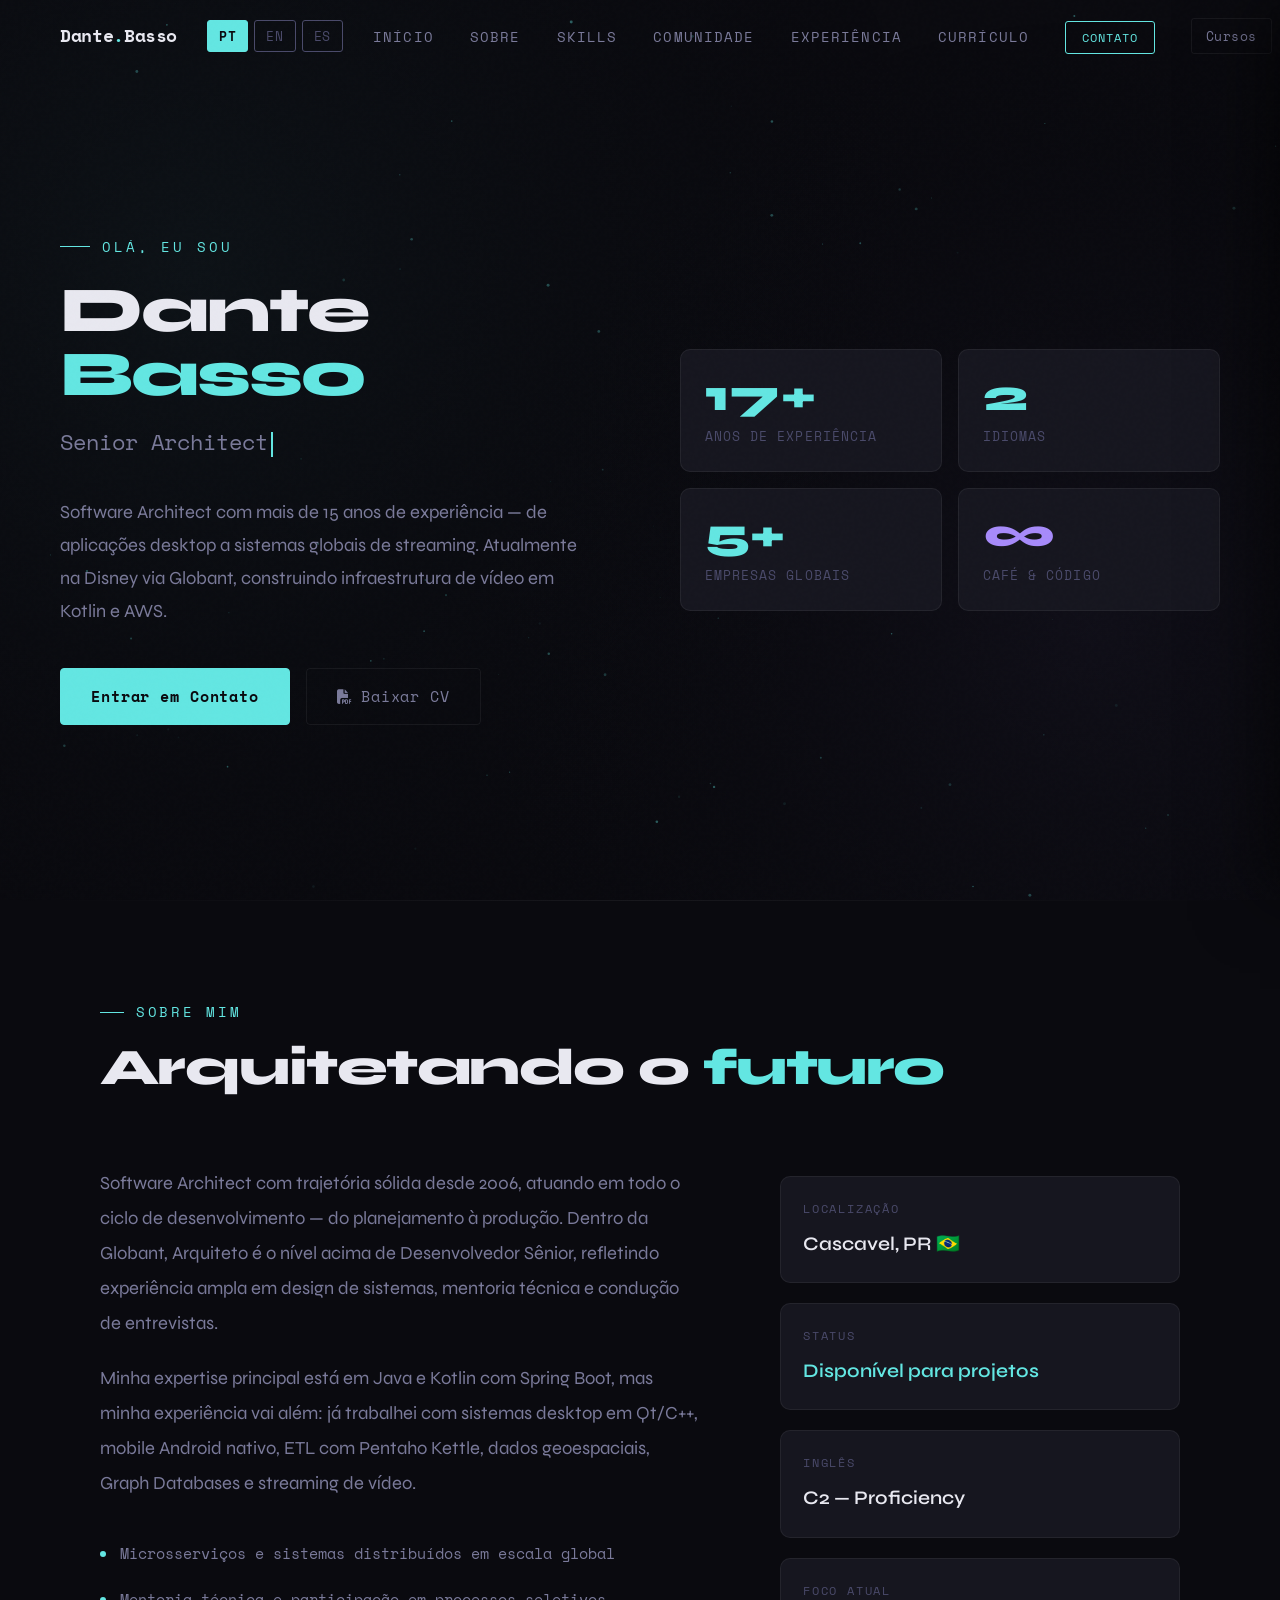
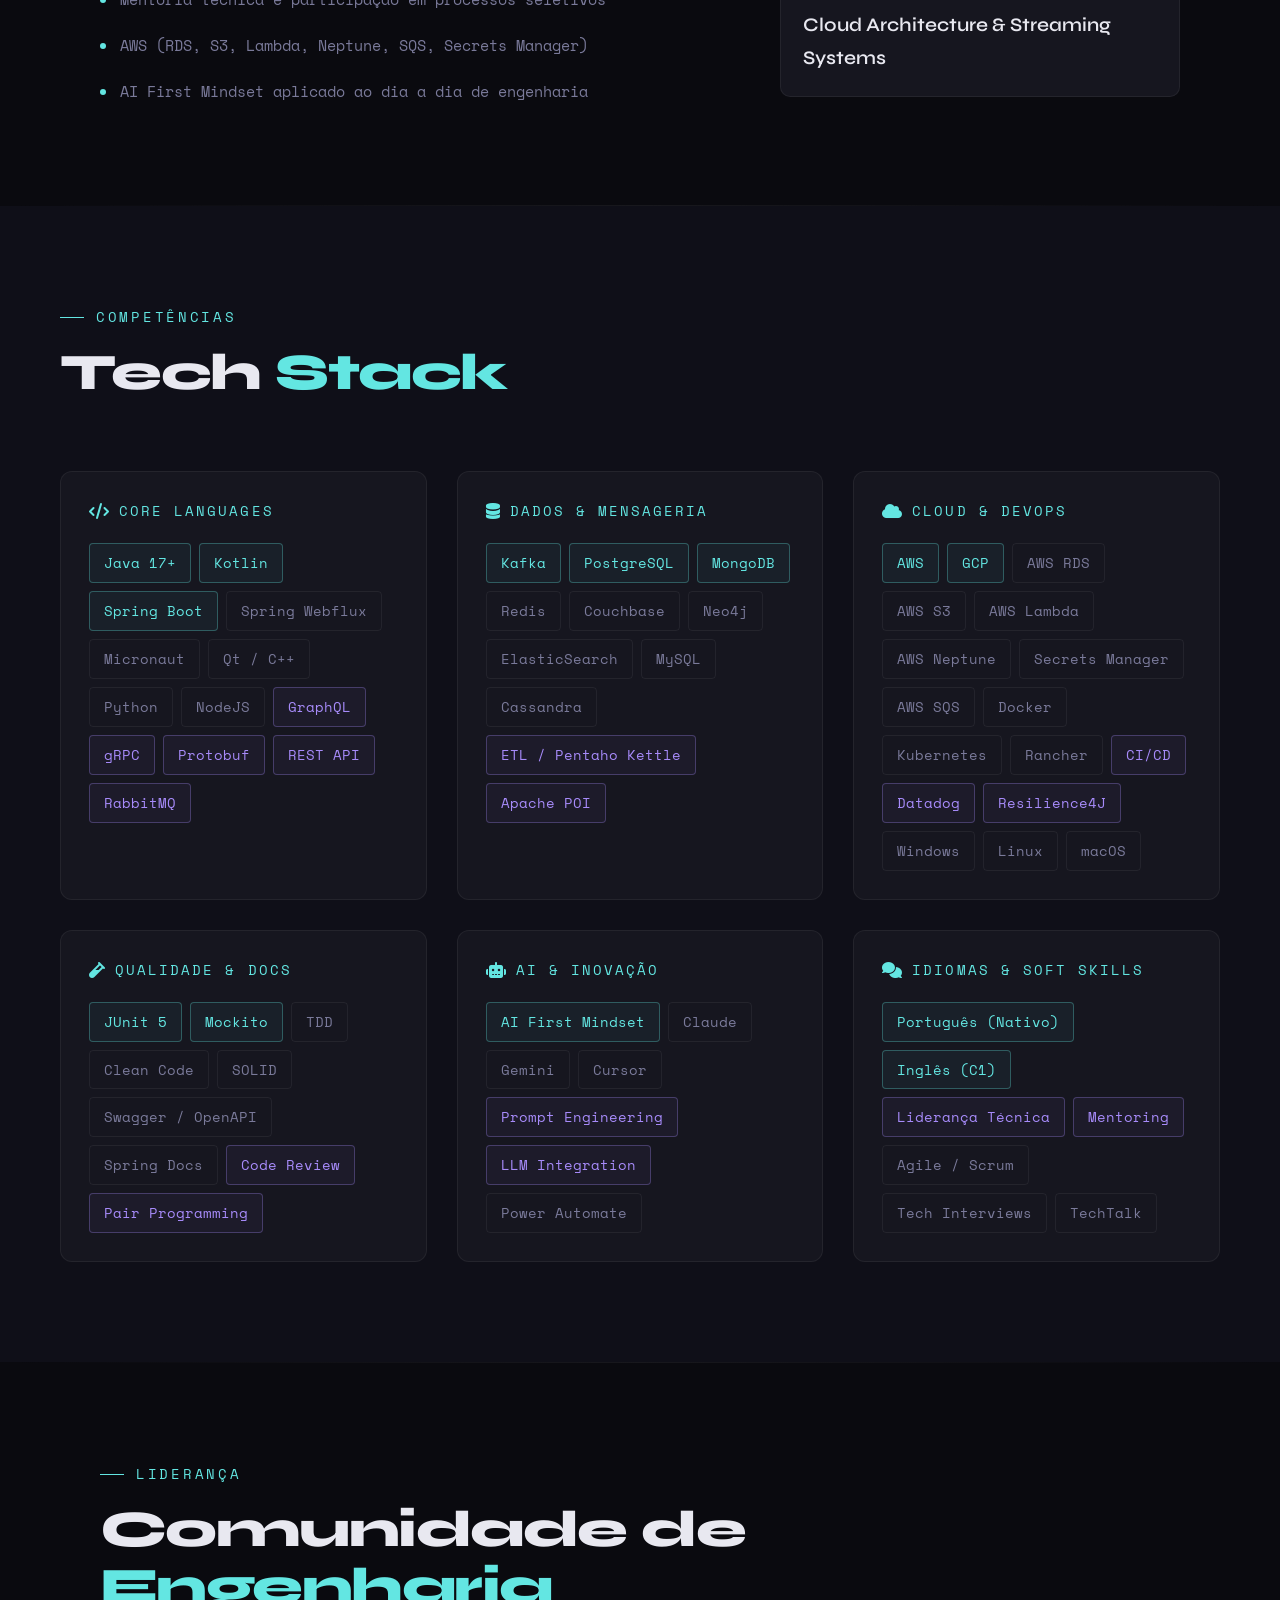
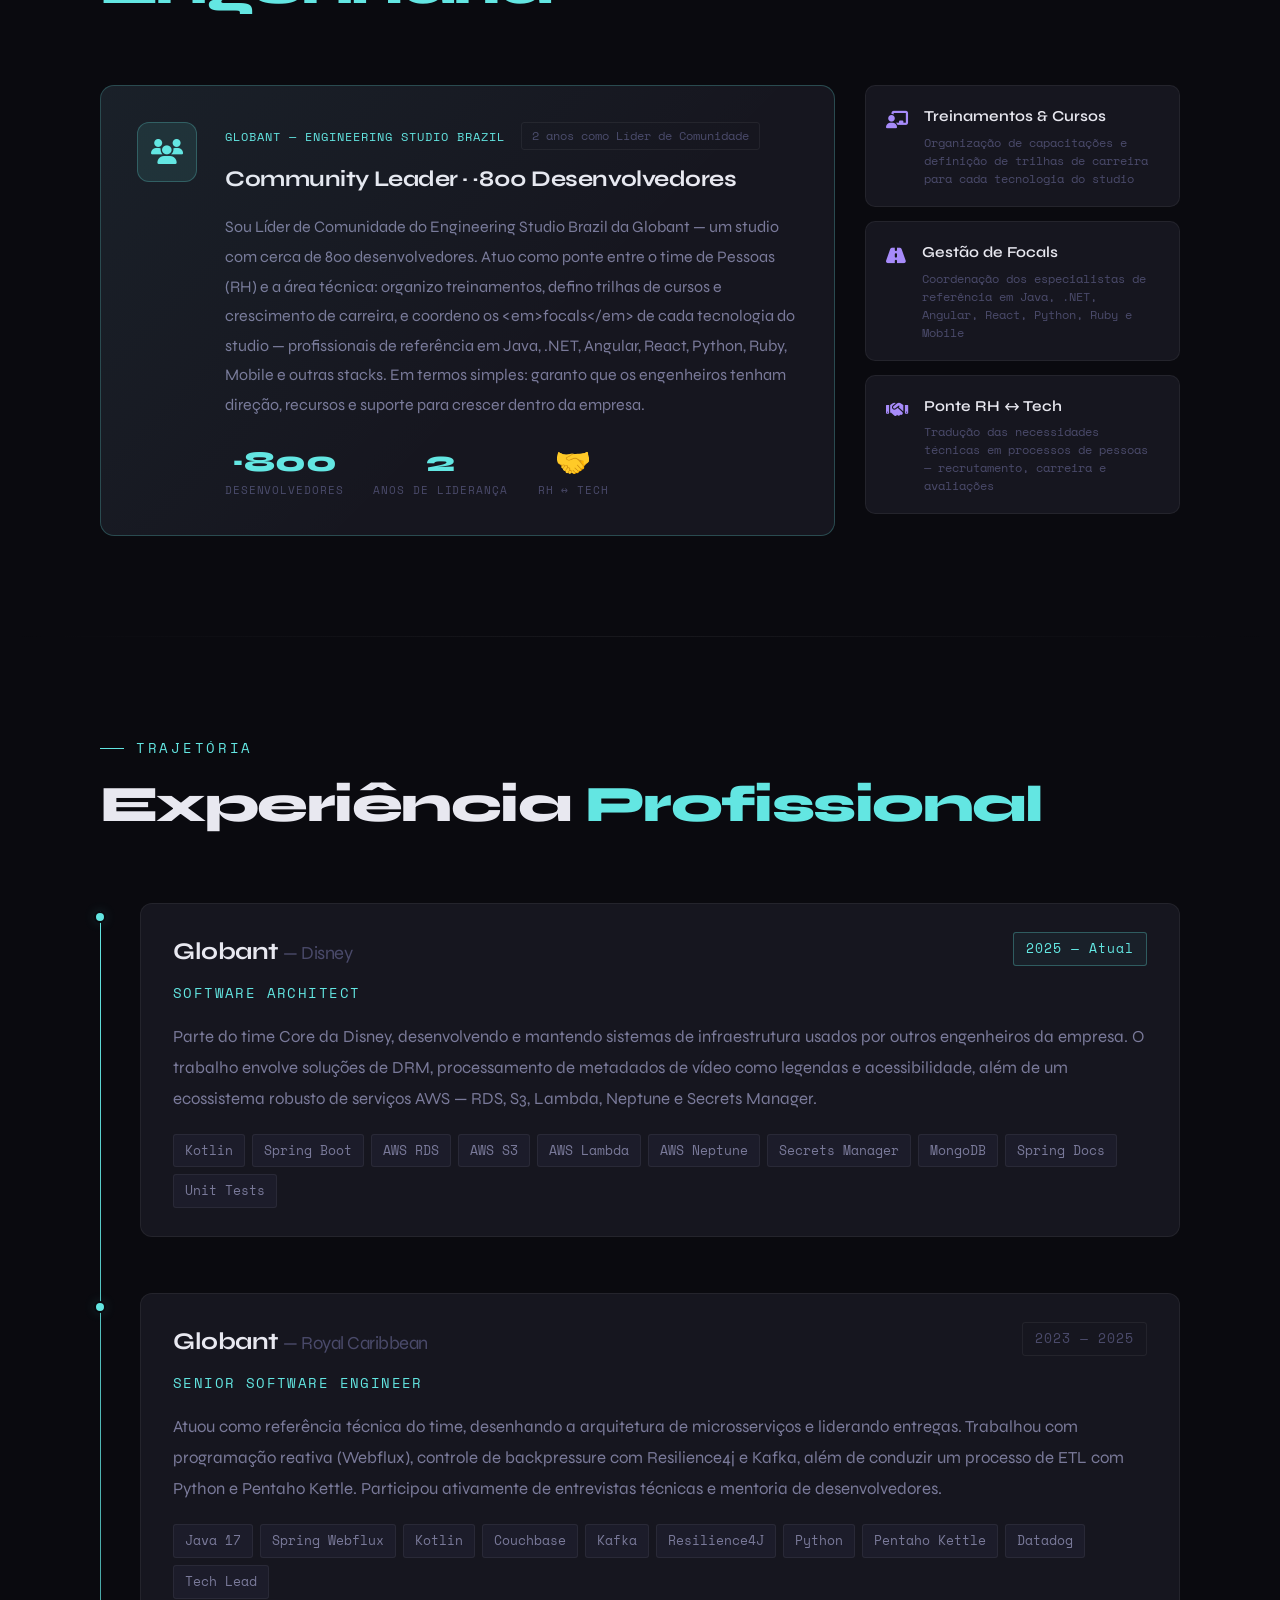
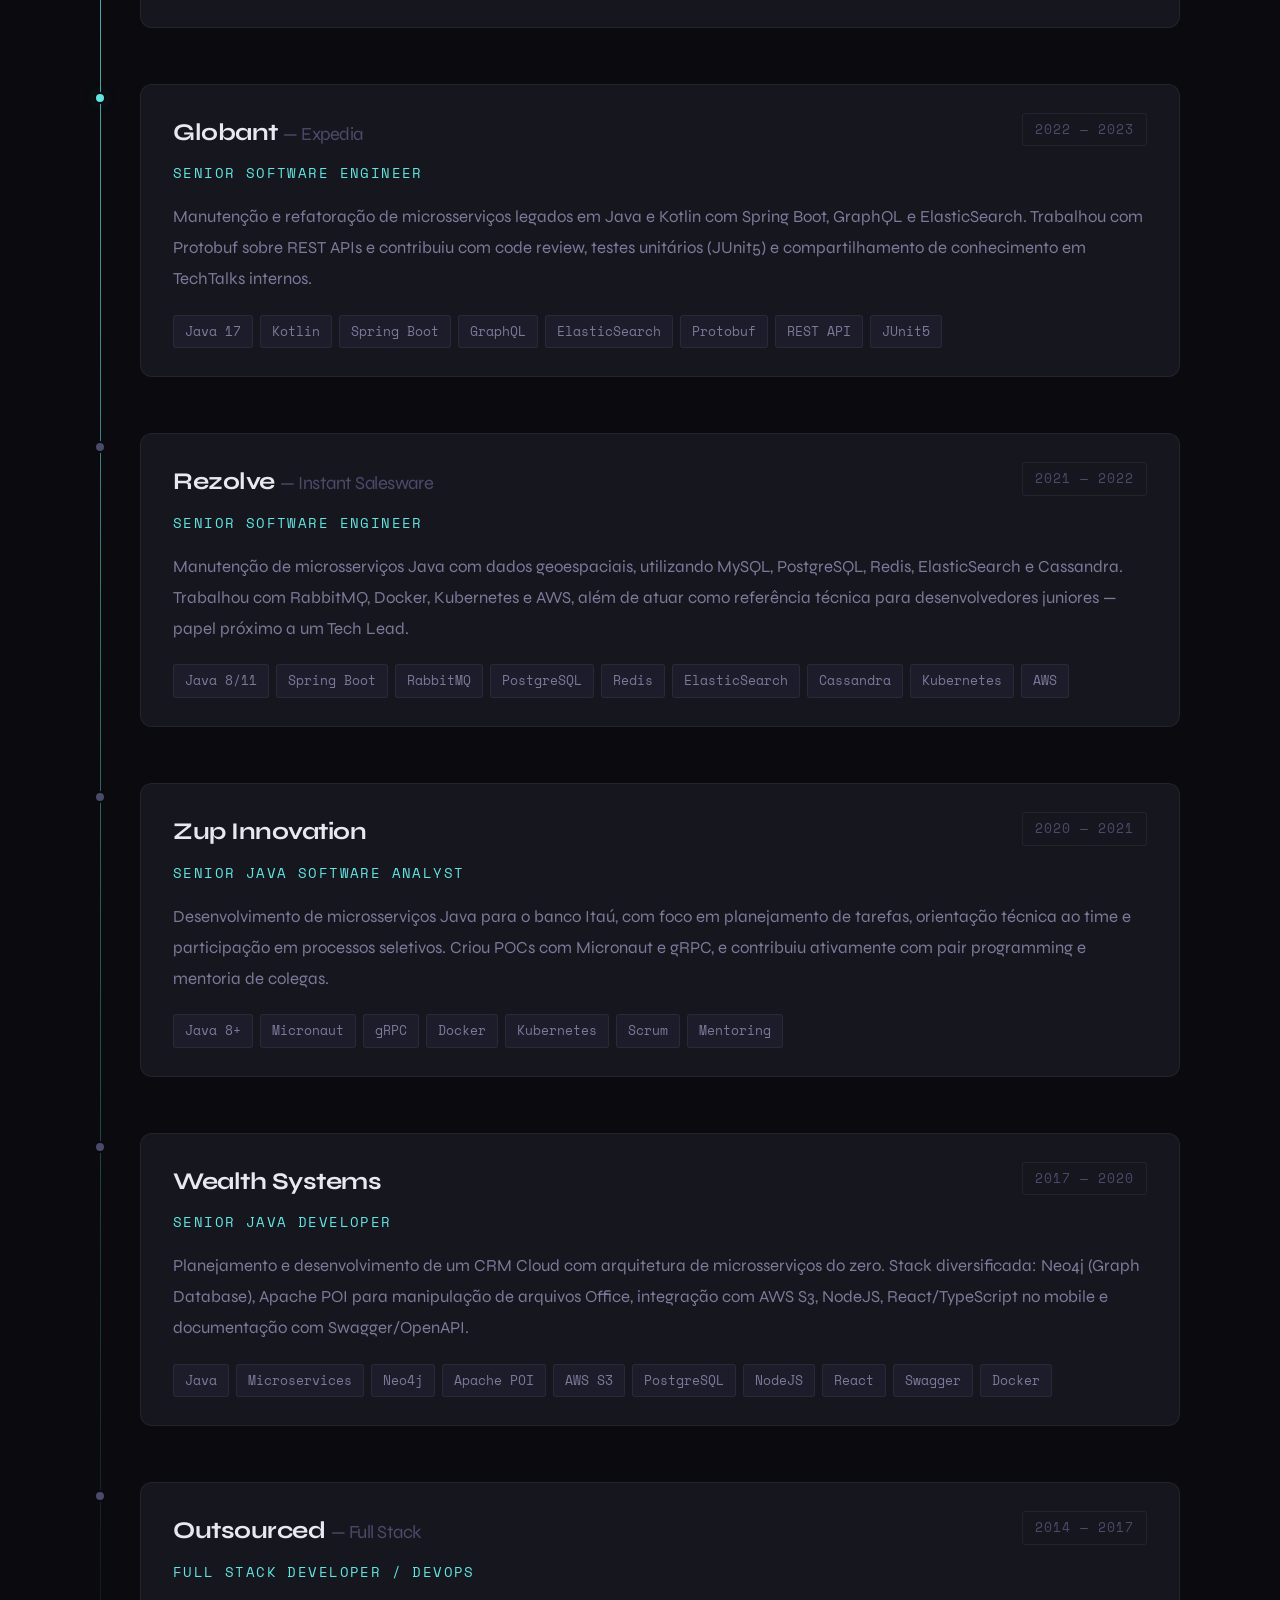
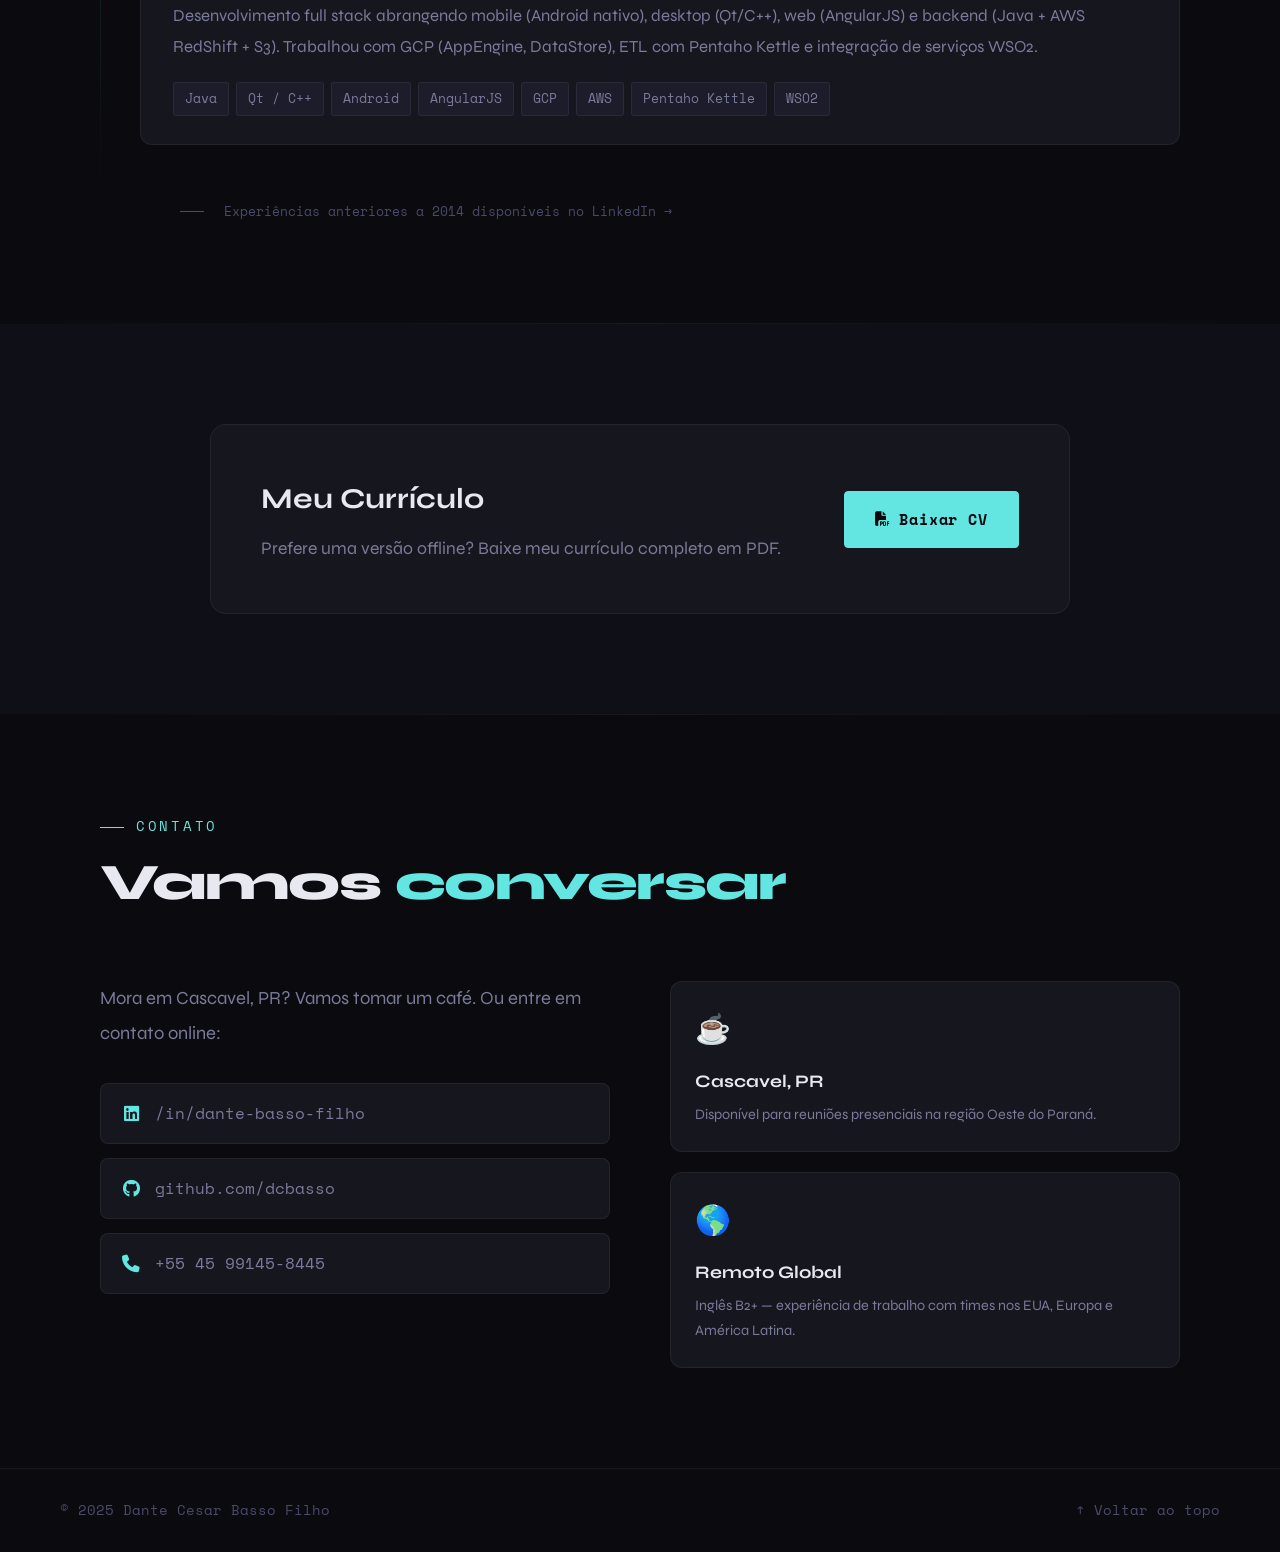
<file: v2.1.3/index.html>
<!DOCTYPE html>
<html lang="pt-BR">
<head>
    <meta charset="UTF-8">
    <meta name="viewport" content="width=device-width, initial-scale=1.0">
    <title>Dante Basso — Software Architect | Java, Kotlin, AWS, Disney</title>
    <meta name="description" content="Portfólio de Dante Cesar Basso Filho. Software Architect especialista em Java, Kotlin, Spring Boot, Microsserviços, AWS e GCP. Atualmente na Disney via Globant.">
    <meta name="keywords" content="Dante Basso, Senior Software Engineer, Java Developer, Spring Boot, Tech Lead, AWS, GCP, Microservices, Kotlin, Disney, Globant, DRM, Neptune, Lambda">
    <meta name="author" content="Dante Cesar Basso Filho">
    <meta name="robots" content="index, follow">
    <link rel="canonical" href="https://dantebasso.com.br/">
    <link rel="icon" href="data:image/svg+xml,<svg xmlns='http://www.w3.org/2000/svg' viewBox='0 0 100 100'><text y='.9em' font-size='90'>💻</text></svg>">

    <!-- Open Graph -->
    <meta property="og:type" content="profile">
    <meta property="og:title" content="Dante Basso | Software Architect">
    <meta property="og:description" content="Software Architect com mais de 15 anos de experiência em Java, Kotlin, Cloud e Streaming. Atualmente na Disney via Globant.">
    <meta property="og:url" content="https://dantebasso.com.br/">
    <meta property="og:image" content="https://dantebasso.com.br/og-image.jpg">
    <meta property="og:locale" content="pt_BR">
    <meta property="og:site_name" content="Dante Basso — Portfólio">

    <!-- Twitter Card -->
    <meta name="twitter:card" content="summary_large_image">
    <meta name="twitter:title" content="Dante Basso | Software Architect">
    <meta name="twitter:description" content="Software Architect com mais de 15 anos de experiência em Java, Kotlin, Cloud e Arquitetura Distribuída.">
    <meta name="twitter:image" content="https://dantebasso.com.br/og-image.jpg">

    <link rel="preconnect" href="https://fonts.googleapis.com">
    <link rel="preconnect" href="https://fonts.gstatic.com" crossorigin>
    <link href="https://fonts.googleapis.com/css2?family=Space+Mono:ital,wght@0,400;0,700;1,400&family=Syne:wght@400;600;700;800&display=swap" rel="stylesheet">
    <link rel="stylesheet" href="https://cdnjs.cloudflare.com/ajax/libs/font-awesome/6.5.0/css/all.min.css">

    <script type="application/ld+json">
    {
      "@context": "https://schema.org",
      "@type": "Person",
      "name": "Dante Cesar Basso Filho",
      "url": "https://dantebasso.com.br",
      "jobTitle": "Software Architect",
      "worksFor": {
        "@type": "Organization",
        "name": "Globant",
        "url": "https://www.globant.com"
      },
      "knowsAbout": ["Java", "Kotlin", "Spring Boot", "AWS", "Microservices", "GCP", "Kafka", "DRM", "GraphQL", "Terraform", "AI"],
      "knowsLanguage": ["pt", "en", "es"],
      "address": {
        "@type": "PostalAddress",
        "addressLocality": "Cascavel",
        "addressRegion": "PR",
        "addressCountry": "BR"
      },
      "sameAs": [
        "https://www.linkedin.com/in/dante-basso-filho",
        "https://github.com/dcbasso"
      ]
    }
    </script>

<style>
/* =============================================
   VARIABLES & RESET
   ============================================= */
:root {
    --bg: #0a0a0f;
    --bg2: #0f0f18;
    --bg3: #14141f;
    --surface: #16161f;
    --surface2: #1c1c2a;
    --border: rgba(255,255,255,0.06);
    --border-accent: rgba(99, 230, 226, 0.25);
    --text: #e8e8f0;
    --text-dim: #7a7a9a;
    --text-muted: #4a4a6a;
    --accent: #63e6e2;
    --accent2: #a78bfa;
    --accent3: #f472b6;
    --glow: rgba(99, 230, 226, 0.15);
    --font-display: 'Syne', sans-serif;
    --font-mono: 'Space Mono', monospace;
}

*, *::before, *::after { margin: 0; padding: 0; box-sizing: border-box; }
html { scroll-behavior: smooth; }

body {
    background-color: var(--bg);
    color: var(--text);
    font-family: var(--font-display);
    font-size: 18px;
    line-height: 1.7;
    overflow-x: hidden;
}

a { text-decoration: none; color: inherit; }
ul { list-style: none; }

/* Noise texture overlay */
body::before {
    content: '';
    position: fixed;
    inset: 0;
    background-image: url("data:image/svg+xml,%3Csvg viewBox='0 0 256 256' xmlns='http://www.w3.org/2000/svg'%3E%3Cfilter id='noise'%3E%3CfeTurbulence type='fractalNoise' baseFrequency='0.9' numOctaves='4' stitchTiles='stitch'/%3E%3C/filter%3E%3Crect width='100%25' height='100%25' filter='url(%23noise)' opacity='0.03'/%3E%3C/svg%3E");
    pointer-events: none;
    z-index: 9999;
    opacity: 0.4;
}

/* =============================================
   SCROLLBAR
   ============================================= */
::-webkit-scrollbar { width: 4px; }
::-webkit-scrollbar-track { background: var(--bg); }
::-webkit-scrollbar-thumb { background: var(--accent); border-radius: 2px; }

/* =============================================
   CANVAS BACKGROUND
   ============================================= */
#bg-canvas {
    position: fixed;
    inset: 0;
    z-index: 0;
    pointer-events: none;
}

/* =============================================
   NAVBAR
   ============================================= */
.navbar {
    position: fixed;
    top: 0;
    width: 100%;
    z-index: 1000;
    padding: 18px 60px;
    display: flex;
    align-items: center;
    gap: 30px;
    transition: background 0.4s, backdrop-filter 0.4s, border-bottom 0.4s;
}

.navbar.scrolled {
    background: rgba(10, 10, 15, 0.88);
    backdrop-filter: blur(20px);
    -webkit-backdrop-filter: blur(20px);
    border-bottom: 1px solid var(--border);
}

.logo {
    font-family: var(--font-mono);
    font-size: 1.1rem;
    font-weight: 700;
    color: var(--text);
    white-space: nowrap;
    letter-spacing: -0.02em;
}
.logo em { color: var(--accent); font-style: normal; }

.lang-switch {
    display: flex;
    gap: 6px;
    margin-right: auto;
}

.lang-btn {
    font-family: var(--font-mono);
    font-size: 0.82rem;
    background: transparent;
    border: 1px solid var(--text-muted);
    color: var(--text-muted);
    padding: 5px 11px;
    border-radius: 3px;
    cursor: pointer;
    transition: all 0.2s;
    letter-spacing: 0.05em;
}
.lang-btn:hover { border-color: var(--accent); color: var(--accent); }
.lang-btn.active {
    background: var(--accent);
    border-color: var(--accent);
    color: #0a0a0f;
    font-weight: 700;
}

.nav-links {
    display: flex;
    gap: 36px;
    align-items: center;
}
.nav-links a {
    font-family: var(--font-mono);
    font-size: 0.88rem;
    color: var(--text-dim);
    letter-spacing: 0.08em;
    text-transform: uppercase;
    transition: color 0.2s;
    position: relative;
}
.nav-links a::after {
    content: '';
    position: absolute;
    bottom: -3px;
    left: 0;
    width: 0;
    height: 1px;
    background: var(--accent);
    transition: width 0.3s;
}
.nav-links a:hover { color: var(--accent); }
.nav-links a:hover::after { width: 100%; }

.nav-cta {
    font-family: var(--font-mono) !important;
    font-size: 0.75rem !important;
    color: var(--accent) !important;
    border: 1px solid var(--accent) !important;
    padding: 7px 16px;
    border-radius: 3px;
    transition: all 0.2s !important;
}
.nav-cta::after { display: none !important; }
.nav-cta:hover {
    background: var(--accent) !important;
    color: #0a0a0f !important;
}

.menu-btn {
    display: none;
    cursor: pointer;
    font-size: 1.3rem;
    color: var(--text-dim);
    background: none;
    border: none;
}

/* =============================================
   HERO
   ============================================= */
.hero {
    position: relative;
    z-index: 1;
    min-height: 100vh;
    display: flex;
    align-items: center;
    padding: 120px 60px 60px;
    overflow: hidden;
}

.hero-inner {
    max-width: 1200px;
    width: 100%;
    margin: 0 auto;
    display: grid;
    grid-template-columns: 1fr 1fr;
    gap: 80px;
    align-items: center;
}

.hero-label {
    font-family: var(--font-mono);
    font-size: 0.9rem;
    color: var(--accent);
    letter-spacing: 0.2em;
    text-transform: uppercase;
    margin-bottom: 20px;
    display: flex;
    align-items: center;
    gap: 12px;
}
.hero-label::before {
    content: '';
    display: block;
    width: 30px;
    height: 1px;
    background: var(--accent);
}

.hero-name {
    font-family: var(--font-display);
    font-size: clamp(3rem, 5vw, 5.5rem);
    font-weight: 800;
    line-height: 1.0;
    letter-spacing: -0.03em;
    margin-bottom: 16px;
}
.hero-name .line { display: block; }
.hero-name .accent { color: var(--accent); }

.hero-typewriter {
    font-family: var(--font-mono);
    font-size: clamp(1rem, 2vw, 1.4rem);
    color: var(--text-dim);
    margin-bottom: 28px;
    min-height: 2em;
}
.hero-typewriter .cursor {
    display: inline-block;
    width: 2px;
    height: 1.1em;
    background: var(--accent);
    margin-left: 3px;
    vertical-align: middle;
    animation: blink 1s step-end infinite;
}

.hero-desc {
    color: var(--text-dim);
    font-size: 1.15rem;
    line-height: 1.8;
    max-width: 520px;
    margin-bottom: 40px;
}

.hero-actions {
    display: flex;
    gap: 16px;
    align-items: center;
}

.btn-primary {
    display: inline-flex;
    align-items: center;
    gap: 8px;
    padding: 15px 30px;
    background: var(--accent);
    color: #0a0a0f;
    font-family: var(--font-mono);
    font-size: 0.92rem;
    font-weight: 700;
    letter-spacing: 0.06em;
    border-radius: 4px;
    transition: all 0.25s;
    border: 1px solid var(--accent);
}
.btn-primary:hover {
    background: transparent;
    color: var(--accent);
    transform: translateY(-2px);
    box-shadow: 0 8px 30px rgba(99, 230, 226, 0.2);
}

.btn-secondary {
    display: inline-flex;
    align-items: center;
    gap: 8px;
    padding: 15px 30px;
    background: transparent;
    color: var(--text-dim);
    font-family: var(--font-mono);
    font-size: 0.92rem;
    letter-spacing: 0.06em;
    border-radius: 4px;
    border: 1px solid var(--border);
    transition: all 0.25s;
}
.btn-secondary:hover {
    border-color: var(--text-dim);
    color: var(--text);
    transform: translateY(-2px);
}

/* Hero Right — Stats Grid */
.hero-right {
    display: grid;
    grid-template-columns: 1fr 1fr;
    gap: 16px;
}

.stat-card {
    background: var(--surface);
    border: 1px solid var(--border);
    border-radius: 10px;
    padding: 24px;
    transition: border-color 0.3s, transform 0.3s;
    position: relative;
    overflow: visible;
}
.stat-card::before {
    content: '';
    position: absolute;
    inset: 0;
    background: linear-gradient(135deg, var(--glow) 0%, transparent 60%);
    opacity: 0;
    transition: opacity 0.3s;
    border-radius: 10px;
    pointer-events: none;
    z-index: 0;
}
.stat-card:hover {
    border-color: var(--border-accent);
    transform: translateY(-3px);
}
.stat-card:hover::before { opacity: 1; }

.stat-number {
    font-family: var(--font-display);
    font-size: 2.8rem;
    font-weight: 800;
    color: var(--accent);
    line-height: 1;
    margin-bottom: 6px;
    position: relative;
    z-index: 1;
}
.stat-label {
    font-family: var(--font-mono);
    font-size: 0.82rem;
    color: var(--text-muted);
    letter-spacing: 0.08em;
    text-transform: uppercase;
    position: relative;
    z-index: 1;
}
.stat-card.wide { grid-column: 1 / -1; }
.stat-card.wide .stat-number { font-size: 2.2rem; }

/* =============================================
   SCROLL INDICATOR
   ============================================= */
.scroll-indicator {
    position: absolute;
    bottom: 40px;
    left: 50%;
    transform: translateX(-50%);
    display: flex;
    flex-direction: column;
    align-items: center;
    gap: 8px;
    opacity: 0;
    animation: fadeIn 1s 1.8s forwards;
}
.scroll-indicator span {
    font-family: var(--font-mono);
    font-size: 0.65rem;
    color: var(--text-muted);
    letter-spacing: 0.15em;
    text-transform: uppercase;
}
.scroll-dot {
    width: 1px;
    height: 40px;
    background: linear-gradient(to bottom, var(--accent), transparent);
    animation: scrollPulse 2s ease-in-out infinite;
}

/* =============================================
   SECTION BASE
   ============================================= */
.section {
    position: relative;
    z-index: 1;
    padding: 100px 60px;
    max-width: 1200px;
    margin: 0 auto;
}

.section-full {
    position: relative;
    z-index: 1;
    padding: 100px 60px;
    background: var(--bg2);
}

.section-full-inner {
    max-width: 1200px;
    margin: 0 auto;
}

.section-header {
    margin-bottom: 70px;
}

.section-eyebrow {
    font-family: var(--font-mono);
    font-size: 0.85rem;
    color: var(--accent);
    letter-spacing: 0.2em;
    text-transform: uppercase;
    display: flex;
    align-items: center;
    gap: 12px;
    margin-bottom: 16px;
}
.section-eyebrow::before {
    content: '';
    display: block;
    width: 24px;
    height: 1px;
    background: var(--accent);
}

.section-title {
    font-family: var(--font-display);
    font-size: clamp(2.2rem, 4vw, 3.5rem);
    font-weight: 800;
    letter-spacing: -0.03em;
    line-height: 1.1;
}
.section-title .accent { color: var(--accent); }

/* =============================================
   ABOUT
   ============================================= */
.about-grid {
    display: grid;
    grid-template-columns: 1.2fr 0.8fr;
    gap: 80px;
    align-items: start;
}

.about-text p {
    color: var(--text-dim);
    font-size: 1.15rem;
    margin-bottom: 20px;
    line-height: 1.9;
}

.about-highlights {
    display: flex;
    flex-direction: column;
    gap: 20px;
    margin-top: 40px;
}

.highlight-item {
    display: flex;
    align-items: center;
    gap: 14px;
    font-family: var(--font-mono);
    font-size: 0.95rem;
    color: var(--text-dim);
}
.highlight-item .dot {
    width: 6px;
    height: 6px;
    border-radius: 50%;
    background: var(--accent);
    flex-shrink: 0;
}

.about-sidebar {
    display: flex;
    flex-direction: column;
    gap: 20px;
    padding-top: 10px;
}

.info-box {
    background: var(--surface);
    border: 1px solid var(--border);
    border-radius: 10px;
    padding: 22px;
}
.info-box-label {
    font-family: var(--font-mono);
    font-size: 0.75rem;
    color: var(--text-muted);
    letter-spacing: 0.15em;
    text-transform: uppercase;
    margin-bottom: 8px;
}
.info-box-value {
    font-family: var(--font-display);
    font-size: 1.2rem;
    font-weight: 600;
    color: var(--text);
}
.info-box-value.accent { color: var(--accent); }

/* =============================================
   SKILLS
   ============================================= */
.skills-wrapper {
    display: grid;
    grid-template-columns: repeat(auto-fit, minmax(280px, 1fr));
    gap: 30px;
}

.skill-group {
    background: var(--surface);
    border: 1px solid var(--border);
    border-radius: 12px;
    padding: 28px;
    transition: border-color 0.3s;
}
.skill-group:hover { border-color: var(--border-accent); }

.skill-group-title {
    font-family: var(--font-mono);
    font-size: 0.85rem;
    color: var(--accent);
    letter-spacing: 0.15em;
    text-transform: uppercase;
    margin-bottom: 20px;
    display: flex;
    align-items: center;
    gap: 8px;
}
.skill-group-title i { font-size: 1rem; }

.skill-pills {
    display: flex;
    flex-wrap: wrap;
    gap: 8px;
}

.pill {
    font-family: var(--font-mono);
    font-size: 0.88rem;
    padding: 7px 14px;
    border-radius: 4px;
    border: 1px solid var(--border);
    color: var(--text-dim);
    transition: all 0.2s;
    cursor: default;
}
.pill:hover {
    border-color: var(--accent);
    color: var(--accent);
    background: rgba(99, 230, 226, 0.05);
}
.pill.primary {
    border-color: rgba(99, 230, 226, 0.3);
    color: var(--accent);
    background: rgba(99, 230, 226, 0.05);
}
.pill.secondary {
    border-color: rgba(167, 139, 250, 0.3);
    color: var(--accent2);
    background: rgba(167, 139, 250, 0.05);
}

/* =============================================
   EXPERIENCE — TIMELINE
   ============================================= */
.timeline {
    position: relative;
    padding-left: 40px;
}

.timeline::before {
    content: '';
    position: absolute;
    left: 0;
    top: 8px;
    bottom: 8px;
    width: 1px;
    background: linear-gradient(to bottom, var(--accent), transparent);
}

.timeline-item {
    position: relative;
    margin-bottom: 56px;
    opacity: 0;
    transform: translateX(-20px);
    transition: opacity 0.6s, transform 0.6s;
}
.timeline-item.visible { opacity: 1; transform: translateX(0); }
.timeline-item:last-child { margin-bottom: 0; }

.timeline-dot {
    position: absolute;
    left: -46px;
    top: 8px;
    width: 12px;
    height: 12px;
    border-radius: 50%;
    background: var(--accent);
    border: 2px solid var(--bg);
    box-shadow: 0 0 12px var(--glow);
}
.timeline-item.dimmed .timeline-dot {
    background: var(--text-muted);
    box-shadow: none;
}

.exp-card {
    background: var(--surface);
    border: 1px solid var(--border);
    border-radius: 12px;
    padding: 28px 32px;
    transition: border-color 0.3s, transform 0.3s;
}
.exp-card:hover {
    border-color: var(--border-accent);
    transform: translateX(6px);
}

.exp-header {
    display: flex;
    justify-content: space-between;
    align-items: flex-start;
    margin-bottom: 8px;
    flex-wrap: wrap;
    gap: 10px;
}

.exp-company {
    font-family: var(--font-display);
    font-size: 1.5rem;
    font-weight: 700;
    letter-spacing: -0.02em;
}
.exp-company .client {
    font-weight: 400;
    color: var(--text-muted);
    font-size: 1.15rem;
}

.exp-date {
    font-family: var(--font-mono);
    font-size: 0.8rem;
    color: var(--text-muted);
    letter-spacing: 0.08em;
    padding: 5px 12px;
    border: 1px solid var(--border);
    border-radius: 3px;
    white-space: nowrap;
}
.exp-date.current {
    border-color: rgba(99, 230, 226, 0.3);
    color: var(--accent);
    background: rgba(99, 230, 226, 0.05);
}

.exp-role {
    font-family: var(--font-mono);
    font-size: 0.88rem;
    color: var(--accent);
    letter-spacing: 0.1em;
    text-transform: uppercase;
    margin-bottom: 16px;
}

.exp-desc {
    color: var(--text-dim);
    font-size: 1.05rem;
    line-height: 1.85;
    margin-bottom: 20px;
}

.exp-tags {
    display: flex;
    flex-wrap: wrap;
    gap: 7px;
}
.exp-tag {
    font-family: var(--font-mono);
    font-size: 0.8rem;
    padding: 5px 11px;
    border-radius: 3px;
    background: var(--surface2);
    color: var(--text-dim);
    border: 1px solid var(--border);
    transition: all 0.2s;
}
.exp-tag:hover { color: var(--accent); border-color: rgba(99, 230, 226, 0.2); }

/* =============================================
   RESUME
   ============================================= */
.resume-block {
    background: var(--surface);
    border: 1px solid var(--border);
    border-radius: 16px;
    padding: 50px;
    display: flex;
    align-items: center;
    justify-content: space-between;
    gap: 40px;
    max-width: 860px;
    margin: 0 auto;
    transition: border-color 0.3s;
}
.resume-block:hover { border-color: var(--border-accent); }

.resume-block-text h3 {
    font-family: var(--font-display);
    font-size: 1.8rem;
    font-weight: 700;
    margin-bottom: 10px;
}
.resume-block-text p {
    color: var(--text-dim);
    font-size: 1.1rem;
}

/* =============================================
   CONTACT
   ============================================= */
.contact-grid {
    display: grid;
    grid-template-columns: 1fr 1fr;
    gap: 60px;
    align-items: start;
}

.contact-text {
    font-size: 1.15rem;
    color: var(--text-dim);
    line-height: 1.9;
    margin-bottom: 32px;
}

.contact-links {
    display: flex;
    flex-direction: column;
    gap: 14px;
}

.contact-link {
    display: flex;
    align-items: center;
    gap: 14px;
    color: var(--text-dim);
    font-family: var(--font-mono);
    font-size: 1rem;
    padding: 16px 20px;
    border: 1px solid var(--border);
    border-radius: 8px;
    transition: all 0.25s;
    background: var(--surface);
}
.contact-link:hover {
    border-color: var(--border-accent);
    color: var(--accent);
    transform: translateX(6px);
    background: rgba(99, 230, 226, 0.04);
}
.contact-link i {
    font-size: 1.1rem;
    color: var(--accent);
    width: 20px;
    text-align: center;
}

.contact-side {
    display: flex;
    flex-direction: column;
    gap: 20px;
}

.contact-card {
    background: var(--surface);
    border: 1px solid var(--border);
    border-radius: 12px;
    padding: 24px;
}
.contact-card-icon {
    font-size: 1.8rem;
    margin-bottom: 12px;
}
.contact-card h4 {
    font-weight: 700;
    font-size: 1.1rem;
    margin-bottom: 6px;
}
.contact-card p {
    color: var(--text-dim);
    font-size: 0.9rem;
}

/* =============================================
   FOOTER
   ============================================= */
footer {
    position: relative;
    z-index: 1;
    border-top: 1px solid var(--border);
    padding: 30px 60px;
    display: flex;
    justify-content: space-between;
    align-items: center;
    background: var(--bg);
}
footer p {
    font-family: var(--font-mono);
    font-size: 0.85rem;
    color: var(--text-muted);
}
footer a {
    font-family: var(--font-mono);
    font-size: 0.85rem;
    color: var(--text-muted);
    transition: color 0.2s;
}
footer a:hover { color: var(--accent); }

/* =============================================
   DIVIDER
   ============================================= */
.divider {
    width: 100%;
    height: 1px;
    background: linear-gradient(to right, transparent, var(--border), transparent);
    position: relative;
    z-index: 1;
}

/* =============================================
   LANGUAGE TOOLTIP
   ============================================= */
.lang-stat-card {
    position: relative;
    cursor: default;
}
.lang-tooltip {
    position: absolute;
    bottom: calc(100% + 10px);
    left: 50%;
    transform: translateX(-50%) translateY(6px);
    background: var(--surface2);
    border: 1px solid var(--border-accent);
    border-radius: 8px;
    padding: 12px 16px;
    min-width: 180px;
    opacity: 0;
    pointer-events: none;
    transition: opacity 0.2s, transform 0.2s;
    z-index: 100;
    box-shadow: 0 8px 30px rgba(0,0,0,0.4);
}
.lang-stat-card:hover .lang-tooltip {
    opacity: 1;
    transform: translateX(-50%) translateY(0);
}
.lang-tooltip::after {
    content: '';
    position: absolute;
    top: 100%;
    left: 50%;
    transform: translateX(-50%);
    border: 6px solid transparent;
    border-top-color: var(--border-accent);
}
.lang-tooltip-row {
    display: flex;
    align-items: center;
    gap: 10px;
    padding: 5px 0;
}
.lang-tooltip-row:not(:last-child) {
    border-bottom: 1px solid var(--border);
}
.lt-flag { font-size: 1.1rem; }
.lt-name {
    font-family: var(--font-display);
    font-size: 0.9rem;
    font-weight: 600;
    color: var(--text);
    flex: 1;
}
.lt-level {
    font-family: var(--font-mono);
    font-size: 0.75rem;
    color: var(--accent);
    background: rgba(99,230,226,0.1);
    padding: 2px 8px;
    border-radius: 3px;
}

/* Pill tooltip */
.lang-pill {
    position: relative;
    cursor: default;
}
.pill-tooltip {
    position: absolute;
    bottom: calc(100% + 8px);
    left: 50%;
    transform: translateX(-50%) translateY(4px);
    background: var(--surface2);
    border: 1px solid var(--border-accent);
    border-radius: 6px;
    padding: 6px 12px;
    font-size: 0.78rem;
    white-space: nowrap;
    opacity: 0;
    pointer-events: none;
    transition: opacity 0.2s, transform 0.2s;
    z-index: 100;
    color: var(--accent);
    font-family: var(--font-mono);
}
.lang-pill:hover .pill-tooltip {
    opacity: 1;
    transform: translateX(-50%) translateY(0);
}

/* =============================================
   COMMUNITY
   ============================================= */
.community-grid {
    display: grid;
    grid-template-columns: 1.4fr 0.6fr;
    gap: 30px;
    align-items: start;
}

.community-card-main {
    background: var(--surface);
    border: 1px solid var(--border-accent);
    border-radius: 14px;
    padding: 36px;
    display: flex;
    gap: 28px;
    align-items: flex-start;
    transition: transform 0.3s, border-color 0.3s;
    position: relative;
    overflow: hidden;
}
.community-card-main::before {
    content: '';
    position: absolute;
    inset: 0;
    background: linear-gradient(135deg, rgba(99,230,226,0.05) 0%, transparent 60%);
    pointer-events: none;
}
.community-card-main:hover { transform: translateY(-4px); }

.community-badge {
    width: 60px;
    height: 60px;
    border-radius: 12px;
    background: rgba(99,230,226,0.1);
    border: 1px solid var(--border-accent);
    display: flex;
    align-items: center;
    justify-content: center;
    font-size: 1.6rem;
    color: var(--accent);
    flex-shrink: 0;
}

.community-body { flex: 1; }

.community-meta {
    display: flex;
    align-items: center;
    gap: 16px;
    margin-bottom: 10px;
    flex-wrap: wrap;
}
.community-org {
    font-family: var(--font-mono);
    font-size: 0.78rem;
    color: var(--accent);
    letter-spacing: 0.08em;
    text-transform: uppercase;
}
.community-duration {
    font-family: var(--font-mono);
    font-size: 0.75rem;
    color: var(--text-muted);
    padding: 3px 10px;
    border: 1px solid var(--border);
    border-radius: 3px;
}

.community-name {
    font-family: var(--font-display);
    font-size: 1.4rem;
    font-weight: 700;
    margin-bottom: 14px;
    letter-spacing: -0.02em;
}

.community-desc {
    color: var(--text-dim);
    font-size: 1rem;
    line-height: 1.85;
    margin-bottom: 28px;
}

.community-highlights {
    display: flex;
    gap: 30px;
}
.community-highlight {
    display: flex;
    flex-direction: column;
    align-items: center;
    gap: 4px;
}
.ch-number {
    font-family: var(--font-display);
    font-size: 1.8rem;
    font-weight: 800;
    color: var(--accent);
    line-height: 1;
}
.ch-label {
    font-family: var(--font-mono);
    font-size: 0.7rem;
    color: var(--text-muted);
    text-transform: uppercase;
    letter-spacing: 0.08em;
    text-align: center;
}

.community-side {
    display: flex;
    flex-direction: column;
    gap: 14px;
}

.community-pill-card {
    background: var(--surface);
    border: 1px solid var(--border);
    border-radius: 10px;
    padding: 18px 20px;
    display: flex;
    gap: 16px;
    align-items: flex-start;
    transition: border-color 0.3s, transform 0.3s;
}
.community-pill-card:hover {
    border-color: var(--border-accent);
    transform: translateX(4px);
}
.cpc-icon {
    color: var(--accent2);
    font-size: 1.1rem;
    margin-top: 2px;
    flex-shrink: 0;
}
.cpc-title {
    font-family: var(--font-display);
    font-size: 0.95rem;
    font-weight: 600;
    margin-bottom: 4px;
}
.cpc-desc {
    font-family: var(--font-mono);
    font-size: 0.75rem;
    color: var(--text-muted);
    line-height: 1.5;
}

/* Early career line */
.early-career {
    display: flex;
    align-items: center;
    gap: 20px;
    margin-top: 40px;
    padding-left: 40px;
}
.early-career-line {
    display: block;
    width: 24px;
    height: 1px;
    background: var(--text-muted);
    flex-shrink: 0;
}
.early-career p {
    font-family: var(--font-mono);
    font-size: 0.8rem;
    color: var(--text-muted);
}
.early-career a {
    color: var(--accent);
    text-decoration: underline;
    text-underline-offset: 3px;
    transition: opacity 0.2s;
}
.early-career a:hover { opacity: 0.75; }

@media (max-width: 900px) {
    .community-grid { grid-template-columns: 1fr; }
    .community-card-main { flex-direction: column; gap: 20px; }
    .community-highlights { gap: 20px; }
}
/* =============================================
   COURSES DRAWER
   ============================================= */
.nav-courses-btn {
    font-family: var(--font-mono);
    font-size: 0.82rem;
    background: transparent;
    border: 1px solid var(--border);
    color: var(--text-dim);
    padding: 7px 14px;
    border-radius: 3px;
    cursor: pointer;
    transition: all 0.2s;
    letter-spacing: 0.04em;
    white-space: nowrap;
}
.nav-courses-btn:hover {
    border-color: var(--accent2);
    color: var(--accent2);
}

.drawer-overlay {
    position: fixed;
    inset: 0;
    background: rgba(0,0,0,0.55);
    backdrop-filter: blur(4px);
    z-index: 1100;
    opacity: 0;
    pointer-events: none;
    transition: opacity 0.35s;
}
.drawer-overlay.open {
    opacity: 1;
    pointer-events: all;
}

.courses-drawer {
    position: fixed;
    top: 0;
    right: 0;
    width: 420px;
    max-width: 100vw;
    height: 100vh;
    background: var(--bg2);
    border-left: 1px solid var(--border);
    z-index: 1200;
    display: flex;
    flex-direction: column;
    transform: translateX(100%);
    transition: transform 0.38s cubic-bezier(0.4, 0, 0.2, 1);
    box-shadow: -20px 0 60px rgba(0,0,0,0.5);
}
.courses-drawer.open {
    transform: translateX(0);
}

.drawer-header {
    display: flex;
    justify-content: space-between;
    align-items: flex-start;
    padding: 32px 28px 20px;
    border-bottom: 1px solid var(--border);
    flex-shrink: 0;
}
.drawer-eyebrow {
    font-family: var(--font-mono);
    font-size: 0.72rem;
    color: var(--accent2);
    letter-spacing: 0.2em;
    text-transform: uppercase;
    margin-bottom: 6px;
}
.drawer-title {
    font-family: var(--font-display);
    font-size: 1.5rem;
    font-weight: 700;
    letter-spacing: -0.02em;
}

.drawer-close {
    background: transparent;
    border: 1px solid var(--border);
    color: var(--text-dim);
    width: 36px;
    height: 36px;
    border-radius: 6px;
    cursor: pointer;
    display: flex;
    align-items: center;
    justify-content: center;
    transition: all 0.2s;
    flex-shrink: 0;
    margin-top: 4px;
}
.drawer-close:hover {
    border-color: var(--accent);
    color: var(--accent);
}

.drawer-search {
    padding: 16px 28px;
    border-bottom: 1px solid var(--border);
    display: flex;
    align-items: center;
    gap: 10px;
    flex-shrink: 0;
}
.drawer-search i {
    color: var(--text-muted);
    font-size: 0.85rem;
}
.drawer-search input {
    background: transparent;
    border: none;
    outline: none;
    color: var(--text);
    font-family: var(--font-mono);
    font-size: 0.88rem;
    width: 100%;
    caret-color: var(--accent);
}
.drawer-search input::placeholder { color: var(--text-muted); }

.drawer-list {
    flex: 1;
    overflow-y: auto;
    padding: 8px 0 32px;
}
.drawer-list::-webkit-scrollbar { width: 3px; }
.drawer-list::-webkit-scrollbar-thumb { background: var(--accent2); border-radius: 2px; }

.drawer-year-group { margin-bottom: 4px; }

.drawer-year-label {
    font-family: var(--font-mono);
    font-size: 0.68rem;
    color: var(--text-muted);
    letter-spacing: 0.18em;
    text-transform: uppercase;
    padding: 14px 28px 6px;
    position: sticky;
    top: 0;
    background: var(--bg2);
    z-index: 1;
}

.course-item {
    display: flex;
    align-items: flex-start;
    gap: 14px;
    padding: 14px 28px;
    border-bottom: 1px solid var(--border);
    transition: background 0.2s;
    cursor: default;
}
.course-item:hover { background: var(--surface); }
.course-item:last-child { border-bottom: none; }

.course-dot {
    width: 7px;
    height: 7px;
    border-radius: 50%;
    background: var(--accent2);
    flex-shrink: 0;
    margin-top: 6px;
}

.course-info { flex: 1; }

.course-name {
    font-family: var(--font-display);
    font-size: 0.95rem;
    font-weight: 600;
    color: var(--text);
    line-height: 1.4;
    margin-bottom: 4px;
}

.course-meta {
    display: flex;
    gap: 12px;
    align-items: center;
    flex-wrap: wrap;
}
.course-date {
    font-family: var(--font-mono);
    font-size: 0.72rem;
    color: var(--text-muted);
}
.course-source {
    font-family: var(--font-mono);
    font-size: 0.68rem;
    color: var(--accent2);
    background: rgba(167,139,250,0.08);
    border: 1px solid rgba(167,139,250,0.2);
    padding: 1px 7px;
    border-radius: 3px;
}

.drawer-empty {
    text-align: center;
    padding: 60px 28px;
    font-family: var(--font-mono);
    font-size: 0.85rem;
    color: var(--text-muted);
}

@media (max-width: 900px) {
    .courses-drawer { width: 100vw; }
    .nav-courses-btn { font-size: 0.75rem; padding: 6px 10px; }
}

/* =============================================
   ANIMATIONS KEYFRAMES
    to { opacity: 1; transform: translateY(0); }
}
@keyframes fadeUp {
    to { opacity: 1; transform: translateY(0); }
}
@keyframes fadeIn {
    to { opacity: 1; }
}
@keyframes blink {
    0%, 100% { opacity: 1; }
    50% { opacity: 0; }
}
@keyframes scrollPulse {
    0%, 100% { transform: scaleY(1); opacity: 0.6; }
    50% { transform: scaleY(1.3); opacity: 1; }
}

/* Intersection observer fade-in */
.reveal {
    opacity: 0;
    transform: translateY(30px);
    transition: opacity 0.7s ease, transform 0.7s ease;
}
.reveal.visible {
    opacity: 1;
    transform: translateY(0);
}

/* =============================================
   MOBILE
   ============================================= */
@media (max-width: 900px) {
    .navbar { padding: 16px 24px; }
    .nav-links { display: none; }
    .menu-btn { display: block; }
    .nav-links.open {
        display: flex;
        position: fixed;
        top: 0;
        right: 0;
        width: 70%;
        height: 100vh;
        background: var(--bg2);
        border-left: 1px solid var(--border);
        flex-direction: column;
        padding: 80px 40px;
        gap: 28px;
        z-index: 999;
    }
    .nav-links a { font-size: 1rem; }
    .nav-overlay {
        display: none;
        position: fixed;
        inset: 0;
        background: rgba(0,0,0,0.6);
        z-index: 998;
    }
    .nav-overlay.open { display: block; }

    .hero { padding: 100px 24px 60px; }
    .hero-inner { grid-template-columns: 1fr; gap: 50px; }
    .hero-right { display: none; }
    .hero-name { font-size: 2.8rem; }

    .section, .section-full { padding: 70px 24px; }

    .about-grid { grid-template-columns: 1fr; gap: 40px; }
    .contact-grid { grid-template-columns: 1fr; gap: 40px; }

    .timeline { padding-left: 28px; }
    .timeline-dot { left: -34px; }

    .resume-block { flex-direction: column; text-align: center; padding: 36px 24px; }

    footer { flex-direction: column; gap: 10px; padding: 24px; text-align: center; }
}
</style>
</head>
<body>

<!-- Canvas background -->
<canvas id="bg-canvas"></canvas>

<!-- Nav overlay for mobile -->
<div class="nav-overlay" id="navOverlay"></div>

<!-- =============================================
     NAVBAR
     ============================================= -->
<nav class="navbar" id="navbar">
    <div class="logo">Dante<em>.</em>Basso</div>

    <div class="lang-switch">
        <button class="lang-btn active" id="btn-pt">PT</button>
        <button class="lang-btn" id="btn-en">EN</button>
        <button class="lang-btn" id="btn-es">ES</button>
    </div>

    <ul class="nav-links" id="navLinks">
        <li><a href="#home" data-i18n="nav_home">Início</a></li>
        <li><a href="#about" data-i18n="nav_about">Sobre</a></li>
        <li><a href="#skills" data-i18n="nav_skills">Skills</a></li>
        <li><a href="#community" data-i18n="nav_community">Comunidade</a></li>
        <li><a href="#experience" data-i18n="nav_exp">Experiência</a></li>
        <li><a href="#resume" data-i18n="nav_resume">Currículo</a></li>
        <li><a href="#contact" class="nav-cta" data-i18n="nav_contact">Contato</a></li>
        <li><button class="nav-courses-btn" id="openCoursesBtn" data-i18n="nav_courses">📚 Cursos</button></li>
    </ul>

    <button class="menu-btn" id="menuBtn" aria-label="Menu">
        <i class="fas fa-bars"></i>
    </button>
</nav>

<!-- =============================================
     HERO
     ============================================= -->
<section id="home" class="hero">
    <div class="hero-inner">
        <div class="hero-left">
            <div class="hero-label" data-i18n="hero_greeting">Olá, eu sou</div>

            <h1 class="hero-name">
                <span class="line">Dante</span>
                <span class="line accent">Basso</span>
            </h1>

            <div class="hero-typewriter">
                <span id="typewriter"></span><span class="cursor"></span>
            </div>

            <p class="hero-desc" data-i18n="hero_desc">
                Engenheiro de Software experiente e altamente adaptável, com histórico de sucesso no desenvolvimento de soluções backend e arquiteturas de microsserviços na AWS e GCP.
            </p>

            <div class="hero-actions">
                <a href="#contact" class="btn-primary" data-i18n="btn_contact">Entrar em Contato</a>
                <a href="Resume_Dante_Basso_(2025_ENG).pdf" class="btn-secondary" target="_blank" download>
                    <i class="fas fa-file-pdf"></i> <span data-i18n="btn_download">Baixar CV</span>
                </a>
            </div>
        </div>

        <div class="hero-right">
            <div class="stat-card">
                <div class="stat-number">17+</div>
                <div class="stat-label" data-i18n="stat_years">Anos de Experiência</div>
            </div>
            <div class="stat-card lang-stat-card">
                <div class="stat-number">2</div>
                <div class="stat-label" data-i18n="stat_idiomas">Idiomas</div>
                <div class="lang-tooltip">
                    <div class="lang-tooltip-row"><span class="lt-flag">🇧🇷</span><span class="lt-name" data-i18n="lt_pt">Português</span><span class="lt-level" data-i18n="lt_pt_level">Nativo</span></div>
                    <div class="lang-tooltip-row"><span class="lt-flag">🇺🇸</span><span class="lt-name" data-i18n="lt_en">Inglês</span><span class="lt-level" data-i18n="lt_en_level">C1</span></div>
                </div>
            </div>
            <div class="stat-card">
                <div class="stat-number">5+</div>
                <div class="stat-label" data-i18n="stat_companies">Empresas Globais</div>
            </div>
            <div class="stat-card">
                <div class="stat-number" style="color: var(--accent2);">∞</div>
                <div class="stat-label" data-i18n="stat_passion">Café & Código</div>
            </div>
        </div>
    </div>

    <div class="scroll-indicator">
        <span data-i18n="scroll_label">Scroll</span>
        <div class="scroll-dot"></div>
    </div>
</section>

<div class="divider"></div>

<!-- =============================================
     ABOUT
     ============================================= -->
<section id="about" class="section">
    <div class="section-header reveal">
        <div class="section-eyebrow" data-i18n="eyebrow_about">Sobre Mim</div>
        <h2 class="section-title" data-i18n="about_title">Arquitetando o <span class="accent">futuro</span></h2>
    </div>

    <div class="about-grid">
        <div class="about-text reveal">
            <p data-i18n="about_text_1">
                Com mais de 17 anos de experiência em Java, atuo em todo o ciclo de desenvolvimento, com profundo entendimento de metodologias Ágeis e foco na entrega de valor.
            </p>
            <p data-i18n="about_text_2">
                Minha expertise inclui Java (21+), Kotlin, Spring Boot e o uso de tecnologias como Kafka, bancos de dados (PostgreSQL, NoSQL) e Docker. Frequentemente atuo como Tech Lead e Arquiteto, mentorando equipes e definindo padrões.
            </p>

            <div class="about-highlights">
                <div class="highlight-item"><span class="dot"></span><span data-i18n="hl_1">Arquitetura de microsserviços em escala global</span></div>
                <div class="highlight-item"><span class="dot"></span><span data-i18n="hl_2">Mentoria e liderança técnica de times distribuídos</span></div>
                <div class="highlight-item"><span class="dot"></span><span data-i18n="hl_3">Infrastructure as Code com Terraform e AWS/GCP</span></div>
                <div class="highlight-item"><span class="dot"></span><span data-i18n="hl_4">AI First Mindset na engenharia de soluções</span></div>
            </div>
        </div>

        <div class="about-sidebar reveal">
            <div class="info-box">
                <div class="info-box-label" data-i18n="info_location_label">Localização</div>
                <div class="info-box-value">Cascavel, PR 🇧🇷</div>
            </div>
            <div class="info-box">
                <div class="info-box-label" data-i18n="info_status_label">Status</div>
                <div class="info-box-value accent" data-i18n="info_status_value">Disponível para projetos</div>
            </div>
            <div class="info-box">
                <div class="info-box-label" data-i18n="info_english_label">Inglês</div>
                <div class="info-box-value">C2 — Proficiency</div>
            </div>
            <div class="info-box">
                <div class="info-box-label" data-i18n="info_focus_label">Foco Atual</div>
                <div class="info-box-value" data-i18n="info_focus_value">Cloud Architecture & AI Engineering</div>
            </div>
        </div>
    </div>
</section>

<div class="divider"></div>

<!-- =============================================
     SKILLS
     ============================================= -->
<section id="skills" class="section-full">
    <div class="section-full-inner">
        <div class="section-header reveal">
            <div class="section-eyebrow" data-i18n="eyebrow_skills">Competências</div>
            <h2 class="section-title" data-i18n="skills_title">Tech <span class="accent">Stack</span></h2>
        </div>

        <div class="skills-wrapper reveal">
            <div class="skill-group">
                <div class="skill-group-title"><i class="fas fa-code"></i> <span data-i18n="sg_core">Core Languages</span></div>
                <div class="skill-pills">
                    <span class="pill primary">Java 17+</span>
                    <span class="pill primary">Kotlin</span>
                    <span class="pill primary">Spring Boot</span>
                    <span class="pill">Spring Webflux</span>
                    <span class="pill">Micronaut</span>
                    <span class="pill">Qt / C++</span>
                    <span class="pill">Python</span>
                    <span class="pill">NodeJS</span>
                    <span class="pill secondary">GraphQL</span>
                    <span class="pill secondary">gRPC</span>
                    <span class="pill secondary">Protobuf</span>
                    <span class="pill secondary">REST API</span>
                    <span class="pill secondary">RabbitMQ</span>
                </div>
            </div>

            <div class="skill-group">
                <div class="skill-group-title"><i class="fas fa-database"></i> <span data-i18n="sg_data">Dados & Mensageria</span></div>
                <div class="skill-pills">
                    <span class="pill primary">Kafka</span>
                    <span class="pill primary">PostgreSQL</span>
                    <span class="pill primary">MongoDB</span>
                    <span class="pill">Redis</span>
                    <span class="pill">Couchbase</span>
                    <span class="pill">Neo4j</span>
                    <span class="pill">ElasticSearch</span>
                    <span class="pill">MySQL</span>
                    <span class="pill">Cassandra</span>
                    <span class="pill secondary">ETL / Pentaho Kettle</span>
                    <span class="pill secondary">Apache POI</span>
                </div>
            </div>

            <div class="skill-group">
                <div class="skill-group-title"><i class="fas fa-cloud"></i> <span data-i18n="sg_cloud">Cloud & DevOps</span></div>
                <div class="skill-pills">
                    <span class="pill primary">AWS</span>
                    <span class="pill primary">GCP</span>
                    <span class="pill">AWS RDS</span>
                    <span class="pill">AWS S3</span>
                    <span class="pill">AWS Lambda</span>
                    <span class="pill">AWS Neptune</span>
                    <span class="pill">Secrets Manager</span>
                    <span class="pill">AWS SQS</span>
                    <span class="pill">Docker</span>
                    <span class="pill">Kubernetes</span>
                    <span class="pill">Rancher</span>
                    <span class="pill secondary">CI/CD</span>
                    <span class="pill secondary">Datadog</span>
                    <span class="pill secondary">Resilience4J</span>
                    <span class="pill">Windows</span>
                    <span class="pill">Linux</span>
                    <span class="pill">macOS</span>
                </div>
            </div>

            <div class="skill-group">
                <div class="skill-group-title"><i class="fas fa-vial"></i> <span data-i18n="sg_quality">Qualidade & Docs</span></div>
                <div class="skill-pills">
                    <span class="pill primary">JUnit 5</span>
                    <span class="pill primary">Mockito</span>
                    <span class="pill">TDD</span>
                    <span class="pill">Clean Code</span>
                    <span class="pill">SOLID</span>
                    <span class="pill">Swagger / OpenAPI</span>
                    <span class="pill">Spring Docs</span>
                    <span class="pill secondary">Code Review</span>
                    <span class="pill secondary">Pair Programming</span>
                </div>
            </div>

            <div class="skill-group">
                <div class="skill-group-title"><i class="fas fa-robot"></i> <span data-i18n="sg_ai">AI & Inovação</span></div>
                <div class="skill-pills">
                    <span class="pill primary">AI First Mindset</span>
                    <span class="pill">Claude</span>
                    <span class="pill">Gemini</span>
                    <span class="pill">Cursor</span>
                    <span class="pill secondary">Prompt Engineering</span>
                    <span class="pill secondary">LLM Integration</span>
                    <span class="pill">Power Automate</span>
                </div>
            </div>

            <div class="skill-group">
                <div class="skill-group-title"><i class="fas fa-comments"></i> <span data-i18n="sg_soft">Idiomas & Soft Skills</span></div>
                <div class="skill-pills">
                    <span class="pill primary lang-pill" data-i18n="skill_native">Português (Nativo)
                        <span class="pill-tooltip">🇧🇷 Nativo</span>
                    </span>
                    <span class="pill primary lang-pill" data-i18n="skill_english">Inglês (C1)
                        <span class="pill-tooltip">🇺🇸 C1 — Advanced</span>
                    </span>
                    <span class="pill secondary" data-i18n="skill_leadership">Liderança Técnica</span>
                    <span class="pill secondary">Mentoring</span>
                    <span class="pill">Agile / Scrum</span>
                    <span class="pill">Tech Interviews</span>
                    <span class="pill">TechTalk</span>
                </div>
            </div>
        </div>
    </div>
</section>

<div class="divider"></div>

<!-- =============================================
     COMMUNITY
     ============================================= -->
<section id="community" class="section">
    <div class="section-header reveal">
        <div class="section-eyebrow" data-i18n="eyebrow_community">Liderança</div>
        <h2 class="section-title" data-i18n="community_title">Comunidade de <span class="accent">Engenharia</span></h2>
    </div>

    <div class="community-grid reveal">
        <div class="community-card-main">
            <div class="community-badge">
                <i class="fas fa-users"></i>
            </div>
            <div class="community-body">
                <div class="community-meta">
                    <span class="community-org">Globant — Engineering Studio Brazil</span>
                    <span class="community-duration" data-i18n="community_duration">2 anos como Líder de Comunidade</span>
                </div>
                <h3 class="community-name" data-i18n="community_name">Community Leader · ~800 Desenvolvedores</h3>
                <p class="community-desc" data-i18n="community_desc">
                    Atuo como ponte entre RH e tecnologia dentro do Engineering Studio Brazil da Globant. Organizo e facilito a comunidade de mais de 400 desenvolvedores, coordenando treinamentos, definindo trilhas de cursos, apoiando processos internos e promovendo o desenvolvimento de carreira dos membros.
                </p>
                <div class="community-highlights">
                    <div class="community-highlight">
                        <span class="ch-number">~800</span>
                        <span class="ch-label" data-i18n="ch_devs">Desenvolvedores</span>
                    </div>
                    <div class="community-highlight">
                        <span class="ch-number">2</span>
                        <span class="ch-label" data-i18n="ch_years">Anos de Liderança</span>
                    </div>
                    <div class="community-highlight">
                        <span class="ch-number">🤝</span>
                        <span class="ch-label" data-i18n="ch_bridge">RH ↔ Tech</span>
                    </div>
                </div>
            </div>
        </div>

        <div class="community-side">
            <div class="community-pill-card">
                <div class="cpc-icon"><i class="fas fa-chalkboard-teacher"></i></div>
                <div>
                    <div class="cpc-title" data-i18n="cpc1_title">Treinamentos</div>
                    <div class="cpc-desc" data-i18n="cpc1_desc">Organização e facilitação de sessões de capacitação técnica</div>
                </div>
            </div>
            <div class="community-pill-card">
                <div class="cpc-icon"><i class="fas fa-road"></i></div>
                <div>
                    <div class="cpc-title" data-i18n="cpc2_title">Trilhas de Cursos</div>
                    <div class="cpc-desc" data-i18n="cpc2_desc">Definição de currículos e caminhos de crescimento profissional</div>
                </div>
            </div>
            <div class="community-pill-card">
                <div class="cpc-icon"><i class="fas fa-handshake"></i></div>
                <div>
                    <div class="cpc-title" data-i18n="cpc3_title">Ponte RH ↔ Tech</div>
                    <div class="cpc-desc" data-i18n="cpc3_desc">Tradução das necessidades técnicas para processos de pessoas</div>
                </div>
            </div>
        </div>
    </div>
</section>

<div class="divider"></div>

<!-- =============================================
     EXPERIENCE
     ============================================= -->
<section id="experience" class="section">
    <div class="section-header reveal">
        <div class="section-eyebrow" data-i18n="eyebrow_exp">Trajetória</div>
        <h2 class="section-title" data-i18n="exp_title">Experiência <span class="accent">Profissional</span></h2>
    </div>

    <div class="timeline">

        <div class="timeline-item">
            <div class="timeline-dot"></div>
            <div class="exp-card">
                <div class="exp-header">
                    <div class="exp-company">Globant <span class="client">— Disney</span></div>
                    <div class="exp-date current" data-i18n="date_globant_disney">2025 — Atual</div>
                </div>
                <div class="exp-role">Software Architect</div>
                <p class="exp-desc" data-i18n="exp_globant_disney">
                    Parte do time Core da Disney, desenvolvendo e mantendo sistemas de infraestrutura usados por outros engenheiros da empresa. O trabalho envolve soluções de DRM, processamento de metadados de vídeo como legendas e acessibilidade, além de um ecossistema robusto de serviços AWS — RDS, S3, Lambda, Neptune e Secrets Manager.
                </p>
                <div class="exp-tags">
                    <span class="exp-tag">Kotlin</span>
                    <span class="exp-tag">Spring Boot</span>
                    <span class="exp-tag">AWS RDS</span>
                    <span class="exp-tag">AWS S3</span>
                    <span class="exp-tag">AWS Lambda</span>
                    <span class="exp-tag">AWS Neptune</span>
                    <span class="exp-tag">Secrets Manager</span>
                    
                    <span class="exp-tag">MongoDB</span>
                    <span class="exp-tag">Spring Docs</span>
                    <span class="exp-tag">Unit Tests</span>
                </div>
            </div>
        </div>

        <div class="timeline-item">
            <div class="timeline-dot"></div>
            <div class="exp-card">
                <div class="exp-header">
                    <div class="exp-company">Globant <span class="client">— Royal Caribbean</span></div>
                    <div class="exp-date" data-i18n="date_globant_rc">2023 — 2025</div>
                </div>
                <div class="exp-role">Senior Software Engineer</div>
                <p class="exp-desc" data-i18n="exp_globant_rc">
                    Atuou como referência técnica do time, desenhando a arquitetura de microsserviços e liderando entregas. Trabalhou com programação reativa (Webflux), controle de backpressure com Resilience4j e Kafka, além de conduzir um processo de ETL com Python e Pentaho Kettle. Participou ativamente de entrevistas técnicas e mentoria de desenvolvedores.
                </p>
                <div class="exp-tags">
                    <span class="exp-tag">Java 17</span>
                    <span class="exp-tag">Spring Webflux</span>
                    <span class="exp-tag">Kotlin</span>
                    <span class="exp-tag">Couchbase</span>
                    <span class="exp-tag">Kafka</span>
                    <span class="exp-tag">Resilience4J</span>
                    <span class="exp-tag">Python</span>
                    <span class="exp-tag">Pentaho Kettle</span>
                    <span class="exp-tag">Datadog</span>
                    <span class="exp-tag">Tech Lead</span>
                </div>
            </div>
        </div>

        <div class="timeline-item">
            <div class="timeline-dot"></div>
            <div class="exp-card">
                <div class="exp-header">
                    <div class="exp-company">Globant <span class="client">— Expedia</span></div>
                    <div class="exp-date" data-i18n="date_globant_expedia">2022 — 2023</div>
                </div>
                <div class="exp-role">Senior Software Engineer</div>
                <p class="exp-desc" data-i18n="exp_globant_expedia">
                    Manutenção e refatoração de microsserviços legados em Java e Kotlin com Spring Boot, GraphQL e ElasticSearch. Trabalhou com Protobuf sobre REST APIs e contribuiu com code review, testes unitários (JUnit5) e compartilhamento de conhecimento em TechTalks internos.
                </p>
                <div class="exp-tags">
                    <span class="exp-tag">Java 17</span>
                    <span class="exp-tag">Kotlin</span>
                    <span class="exp-tag">Spring Boot</span>
                    <span class="exp-tag">GraphQL</span>
                    <span class="exp-tag">ElasticSearch</span>
                    <span class="exp-tag">Protobuf</span>
                    <span class="exp-tag">REST API</span>
                    <span class="exp-tag">JUnit5</span>
                </div>
            </div>
        </div>

        <div class="timeline-item dimmed">
            <div class="timeline-dot"></div>
            <div class="exp-card">
                <div class="exp-header">
                    <div class="exp-company">Rezolve <span class="client">— Instant Salesware</span></div>
                    <div class="exp-date" data-i18n="date_rezolve">2021 — 2022</div>
                </div>
                <div class="exp-role">Senior Software Engineer</div>
                <p class="exp-desc" data-i18n="exp_rezolve_desc">
                    Manutenção de microsserviços Java com dados geoespaciais, utilizando MySQL, PostgreSQL, Redis, ElasticSearch e Cassandra. Trabalhou com RabbitMQ, Docker, Kubernetes e AWS, além de atuar como referência técnica para desenvolvedores juniores — papel próximo a um Tech Lead.
                </p>
                <div class="exp-tags">
                    <span class="exp-tag">Java 8/11</span>
                    <span class="exp-tag">Spring Boot</span>
                    <span class="exp-tag">RabbitMQ</span>
                    <span class="exp-tag">PostgreSQL</span>
                    <span class="exp-tag">Redis</span>
                    <span class="exp-tag">ElasticSearch</span>
                    <span class="exp-tag">Cassandra</span>
                    <span class="exp-tag">Kubernetes</span>
                    <span class="exp-tag">AWS</span>
                </div>
            </div>
        </div>

        <div class="timeline-item dimmed">
            <div class="timeline-dot"></div>
            <div class="exp-card">
                <div class="exp-header">
                    <div class="exp-company">Zup Innovation</div>
                    <div class="exp-date" data-i18n="date_zup">2020 — 2021</div>
                </div>
                <div class="exp-role">Senior Java Software Analyst</div>
                <p class="exp-desc" data-i18n="exp_zup_desc">
                    Desenvolvimento de microsserviços Java para o banco Itaú, com foco em planejamento de tarefas, orientação técnica ao time e participação em processos seletivos. Criou POCs com Micronaut e gRPC, e contribuiu ativamente com pair programming e mentoria de colegas.
                </p>
                <div class="exp-tags">
                    <span class="exp-tag">Java 8+</span>
                    <span class="exp-tag">Micronaut</span>
                    <span class="exp-tag">gRPC</span>
                    <span class="exp-tag">Docker</span>
                    <span class="exp-tag">Kubernetes</span>
                    <span class="exp-tag">Scrum</span>
                    <span class="exp-tag">Mentoring</span>
                </div>
            </div>
        </div>

        <div class="timeline-item dimmed">
            <div class="timeline-dot"></div>
            <div class="exp-card">
                <div class="exp-header">
                    <div class="exp-company">Wealth Systems</div>
                    <div class="exp-date" data-i18n="date_wealth">2017 — 2020</div>
                </div>
                <div class="exp-role">Senior Java Developer</div>
                <p class="exp-desc" data-i18n="exp_wealth_desc">
                    Planejamento e desenvolvimento de um CRM Cloud com arquitetura de microsserviços do zero. Stack diversificada: Neo4j (Graph Database), Apache POI para manipulação de arquivos Office, integração com AWS S3, NodeJS, React/TypeScript no mobile e documentação com Swagger/OpenAPI.
                </p>
                <div class="exp-tags">
                    <span class="exp-tag">Java</span>
                    <span class="exp-tag">Microservices</span>
                    <span class="exp-tag">Neo4j</span>
                    <span class="exp-tag">Apache POI</span>
                    <span class="exp-tag">AWS S3</span>
                    <span class="exp-tag">PostgreSQL</span>
                    <span class="exp-tag">NodeJS</span>
                    <span class="exp-tag">React</span>
                    <span class="exp-tag">Swagger</span>
                    <span class="exp-tag">Docker</span>
                </div>
            </div>
        </div>

        <div class="timeline-item dimmed">
            <div class="timeline-dot"></div>
            <div class="exp-card">
                <div class="exp-header">
                    <div class="exp-company">Outsourced <span class="client">— Full Stack</span></div>
                    <div class="exp-date" data-i18n="date_outsourced">2014 — 2017</div>
                </div>
                <div class="exp-role">Full Stack Developer / DevOps</div>
                <p class="exp-desc" data-i18n="exp_outsourced_desc">
                    Desenvolvimento full stack abrangendo mobile (Android nativo), desktop (Qt/C++), web (AngularJS) e backend (Java + AWS RedShift + S3). Trabalhou com GCP (AppEngine, DataStore), ETL com Pentaho Kettle e integração de serviços WSO2.
                </p>
                <div class="exp-tags">
                    <span class="exp-tag">Java</span>
                    <span class="exp-tag">Qt / C++</span>
                    <span class="exp-tag">Android</span>
                    <span class="exp-tag">AngularJS</span>
                    <span class="exp-tag">GCP</span>
                    <span class="exp-tag">AWS</span>
                    <span class="exp-tag">Pentaho Kettle</span>
                    <span class="exp-tag">WSO2</span>
                </div>
            </div>
        </div>

        <!-- Early career note -->
        <div class="early-career reveal">
            <span class="early-career-line"></span>
            <p data-i18n="early_career">Experiências anteriores a 2014 disponíveis no <a href="https://www.linkedin.com/in/dante-basso-filho" target="_blank" rel="noopener noreferrer">LinkedIn →</a></p>
        </div>

    </div>
</section>

<div class="divider"></div>

<!-- =============================================
     RESUME
     ============================================= -->
<section id="resume" class="section-full">
    <div class="section-full-inner">
        <div class="resume-block reveal">
            <div class="resume-block-text">
                <h3 data-i18n="resume_title">Meu Currículo</h3>
                <p data-i18n="resume_text">Prefere uma versão offline? Baixe meu currículo completo em PDF.</p>
            </div>
            <a href="Resume_Dante_Basso_(2025_ENG).pdf" target="_blank" rel="noopener noreferrer" download class="btn-primary">
                <i class="fas fa-file-pdf"></i> <span data-i18n="btn_download">Baixar CV</span>
            </a>
        </div>
    </div>
</section>

<div class="divider"></div>

<!-- =============================================
     CONTACT
     ============================================= -->
<section id="contact" class="section">
    <div class="section-header reveal">
        <div class="section-eyebrow" data-i18n="eyebrow_contact">Contato</div>
        <h2 class="section-title" data-i18n="contact_title">Vamos <span class="accent">conversar</span></h2>
    </div>

    <div class="contact-grid">
        <div class="reveal">
            <p class="contact-text" data-i18n="contact_text">
                Mora em Cascavel, PR? Vamos tomar um café. Ou entre em contato online:
            </p>

            <div class="contact-links">
                <a href="https://www.linkedin.com/in/dante-basso-filho" target="_blank" class="contact-link">
                    <i class="fab fa-linkedin"></i>
                    <span>/in/dante-basso-filho</span>
                </a>
                <a href="https://github.com/dcbasso" target="_blank" class="contact-link">
                    <i class="fab fa-github"></i>
                    <span>github.com/dcbasso</span>
                </a>
                <a href="tel:+554591458445" class="contact-link">
                    <i class="fas fa-phone"></i>
                    <span>+55 45 99145-8445</span>
                </a>
            </div>
        </div>

        <div class="contact-side reveal">
            <div class="contact-card">
                <div class="contact-card-icon">☕</div>
                <h4 data-i18n="cc1_title">Cascavel, PR</h4>
                <p data-i18n="cc1_desc">Disponível para reuniões presenciais na região Oeste do Paraná.</p>
            </div>
            <div class="contact-card">
                <div class="contact-card-icon">🌎</div>
                <h4 data-i18n="cc2_title">Remoto Global</h4>
                <p data-i18n="cc2_desc">Inglês C2 — experiência de trabalho com times nos EUA, Europa e América Latina.</p>
            </div>
        </div>
    </div>
</section>

<!-- =============================================
     FOOTER
     ============================================= -->
<footer>
    <p>&copy; 2025 Dante Cesar Basso Filho</p>
    <a href="#home">↑ <span data-i18n="back_top">Voltar ao topo</span></a>
</footer>

<!-- =============================================
     COURSES DRAWER
     ============================================= -->
<div class="drawer-overlay" id="drawerOverlay"></div>
<aside class="courses-drawer" id="coursesDrawer">
    <div class="drawer-header">
        <div>
            <div class="drawer-eyebrow" data-i18n="drawer_eyebrow">Globant University</div>
            <h2 class="drawer-title" data-i18n="drawer_title">Cursos & Certificações</h2>
        </div>
        <button class="drawer-close" id="closeCoursesBtn" aria-label="Fechar">
            <i class="fas fa-times"></i>
        </button>
    </div>
    <div class="drawer-search">
        <i class="fas fa-search"></i>
        <input type="text" id="courseSearch" placeholder="Buscar curso..." data-i18n-placeholder="drawer_search" />
    </div>
    <div class="drawer-list" id="courseList"></div>
</aside>

<!-- =============================================
     SCRIPTS
     ============================================= -->
<script>
// ─── Canvas Background ───────────────────────
const canvas = document.getElementById('bg-canvas');
const ctx = canvas.getContext('2d');
let W, H, dots = [];

function resize() {
    W = canvas.width = window.innerWidth;
    H = canvas.height = window.innerHeight;
}

function initDots() {
    dots = [];
    const count = Math.floor((W * H) / 14000);
    for (let i = 0; i < count; i++) {
        dots.push({
            x: Math.random() * W,
            y: Math.random() * H,
            r: Math.random() * 1.2 + 0.3,
            a: Math.random() * Math.PI * 2,
            s: (Math.random() - 0.5) * 0.3,
            op: Math.random() * 0.35 + 0.05
        });
    }
}

function drawDots() {
    ctx.clearRect(0, 0, W, H);
    
    // Gradient mesh
    const grad = ctx.createRadialGradient(W * 0.15, H * 0.3, 0, W * 0.15, H * 0.3, W * 0.6);
    grad.addColorStop(0, 'rgba(99,230,226,0.04)');
    grad.addColorStop(1, 'transparent');
    ctx.fillStyle = grad;
    ctx.fillRect(0, 0, W, H);

    const grad2 = ctx.createRadialGradient(W * 0.85, H * 0.7, 0, W * 0.85, H * 0.7, W * 0.5);
    grad2.addColorStop(0, 'rgba(167,139,250,0.04)');
    grad2.addColorStop(1, 'transparent');
    ctx.fillStyle = grad2;
    ctx.fillRect(0, 0, W, H);

    dots.forEach(d => {
        d.a += d.s * 0.01;
        d.x += Math.cos(d.a) * 0.12;
        d.y += Math.sin(d.a) * 0.12;
        if (d.x < 0) d.x = W;
        if (d.x > W) d.x = 0;
        if (d.y < 0) d.y = H;
        if (d.y > H) d.y = 0;

        ctx.beginPath();
        ctx.arc(d.x, d.y, d.r, 0, Math.PI * 2);
        ctx.fillStyle = `rgba(99,230,226,${d.op})`;
        ctx.fill();
    });
}

function animate() {
    drawDots();
    requestAnimationFrame(animate);
}

resize();
initDots();
animate();
window.addEventListener('resize', () => { resize(); initDots(); });

// ─── Navbar Scroll ────────────────────────────
const navbar = document.getElementById('navbar');
window.addEventListener('scroll', () => {
    navbar.classList.toggle('scrolled', window.scrollY > 40);
});

// ─── Mobile Menu ─────────────────────────────
const menuBtn = document.getElementById('menuBtn');
const navLinks = document.getElementById('navLinks');
const navOverlay = document.getElementById('navOverlay');

menuBtn.addEventListener('click', () => {
    navLinks.classList.toggle('open');
    navOverlay.classList.toggle('open');
    menuBtn.innerHTML = navLinks.classList.contains('open')
        ? '<i class="fas fa-times"></i>'
        : '<i class="fas fa-bars"></i>';
});
navOverlay.addEventListener('click', () => {
    navLinks.classList.remove('open');
    navOverlay.classList.remove('open');
    menuBtn.innerHTML = '<i class="fas fa-bars"></i>';
});
navLinks.querySelectorAll('a').forEach(a => {
    a.addEventListener('click', () => {
        navLinks.classList.remove('open');
        navOverlay.classList.remove('open');
        menuBtn.innerHTML = '<i class="fas fa-bars"></i>';
    });
});

// ─── Typewriter ───────────────────────────────
const tw = document.getElementById('typewriter');
const twTexts = ['Senior Architect', 'Java & Kotlin Specialist', 'Tech Lead', 'AI First Mindset'];
let twIdx = 0, twCharIdx = 0, twDeleting = false;

function typeLoop() {
    const current = twTexts[twIdx];
    if (!twDeleting) {
        tw.textContent = current.slice(0, ++twCharIdx);
        if (twCharIdx === current.length) {
            twDeleting = true;
            setTimeout(typeLoop, 2200);
            return;
        }
    } else {
        tw.textContent = current.slice(0, --twCharIdx);
        if (twCharIdx === 0) {
            twDeleting = false;
            twIdx = (twIdx + 1) % twTexts.length;
        }
    }
    setTimeout(typeLoop, twDeleting ? 55 : 90);
}
typeLoop();

// ─── Scroll Reveal ────────────────────────────
const revealEls = document.querySelectorAll('.reveal');
const revealObs = new IntersectionObserver((entries) => {
    entries.forEach(e => {
        if (e.isIntersecting) {
            e.target.classList.add('visible');
            revealObs.unobserve(e.target);
        }
    });
}, { threshold: 0.1 });
revealEls.forEach(el => revealObs.observe(el));

// Timeline items
const timelineItems = document.querySelectorAll('.timeline-item');
const tlObs = new IntersectionObserver((entries) => {
    entries.forEach((e, i) => {
        if (e.isIntersecting) {
            setTimeout(() => e.target.classList.add('visible'), i * 120);
            tlObs.unobserve(e.target);
        }
    });
}, { threshold: 0.1 });
timelineItems.forEach(el => tlObs.observe(el));

// ─── Translations ─────────────────────────────
const t = {
    pt: {
        nav_home: "Início", nav_about: "Sobre", nav_skills: "Skills", nav_community: "Comunidade", nav_courses: "Cursos", nav_exp: "Experiência",
        nav_resume: "Currículo", nav_contact: "Contato",
        hero_greeting: "Olá, eu sou",
        hero_desc: "Software Architect com mais de 15 anos de experiência — de aplicações desktop a sistemas globais de streaming. Atualmente na Disney via Globant, construindo infraestrutura de vídeo em Kotlin e AWS.",
        btn_contact: "Entrar em Contato", btn_download: "Baixar CV",
        stat_years: "Anos de Experiência", stat_idiomas: "Idiomas", stat_companies: "Empresas Globais", stat_passion: "Café & Código", lt_pt: "Português", lt_pt_level: "Nativo", lt_en: "Inglês", lt_en_level: "C1 — Avançado",
        scroll_label: "Scroll",
        eyebrow_about: "Sobre Mim", about_title: "Arquitetando o",
        about_text_1: "Software Architect com trajetória sólida desde 2006, atuando em todo o ciclo de desenvolvimento — do planejamento à produção. Dentro da Globant, Arquiteto é o nível acima de Desenvolvedor Sênior, refletindo experiência ampla em design de sistemas, mentoria técnica e condução de entrevistas.",
        about_text_2: "Minha expertise principal está em Java e Kotlin com Spring Boot, mas minha experiência vai além: já trabalhei com sistemas desktop em Qt/C++, mobile Android nativo, ETL com Pentaho Kettle, dados geoespaciais, Graph Databases e streaming de vídeo.",
        hl_1: "Microsserviços e sistemas distribuídos em escala global",
        hl_2: "Mentoria técnica e participação em processos seletivos",
        hl_3: "AWS (RDS, S3, Lambda, Neptune, SQS, Secrets Manager)",
        hl_4: "AI First Mindset aplicado ao dia a dia de engenharia",
        info_location_label: "Localização", info_status_label: "Status", info_status_value: "Disponível para projetos",
        info_english_label: "Inglês", info_focus_label: "Foco Atual", info_focus_value: "Cloud Architecture & Streaming Systems",
        eyebrow_skills: "Competências", skills_title: "Tech",
        sg_core: "Core Languages", sg_data: "Dados & Mensageria", sg_cloud: "Cloud & DevOps",
        sg_quality: "Qualidade & Docs", sg_ai: "AI & Inovação", sg_soft: "Idiomas & Soft Skills",
        skill_native: "Português (Nativo)", skill_english: "Inglês (C1)",
        skill_leadership: "Liderança Técnica",
        eyebrow_exp: "Trajetória", exp_title: "Experiência",
        date_globant_disney: "2025 — Atual", date_globant_rc: "2023 — 2025", date_globant_expedia: "2022 — 2023",
        date_rezolve: "2021 — 2022", date_zup: "2020 — 2021", date_wealth: "2017 — 2020", date_outsourced: "2014 — 2017",
        exp_globant_disney: "Parte do time Core da Disney, desenvolvendo e mantendo sistemas de infraestrutura usados por outros engenheiros da empresa. O trabalho envolve soluções de DRM, processamento de metadados de vídeo como legendas e acessibilidade, além de um ecossistema robusto de serviços AWS — RDS, S3, Lambda, Neptune e Secrets Manager.",
        exp_globant_rc: "Atuou como referência técnica do time, desenhando a arquitetura de microsserviços e liderando entregas. Trabalhou com programação reativa (Webflux), controle de backpressure com Resilience4j e Kafka, além de conduzir um processo de ETL com Python e Pentaho Kettle. Participou ativamente de entrevistas técnicas e mentoria de desenvolvedores.",
        exp_globant_expedia: "Manutenção e refatoração de microsserviços legados em Java e Kotlin com Spring Boot, GraphQL e ElasticSearch. Trabalhou com Protobuf sobre REST APIs e contribuiu com code review, testes unitários (JUnit5) e compartilhamento de conhecimento em TechTalks internos.",
        exp_rezolve_desc: "Manutenção de microsserviços Java com dados geoespaciais, utilizando MySQL, PostgreSQL, Redis, ElasticSearch e Cassandra. Trabalhou com RabbitMQ, Docker, Kubernetes e AWS, além de atuar como referência técnica para desenvolvedores juniores — papel próximo a um Tech Lead.",
        exp_zup_desc: "Desenvolvimento de microsserviços Java para o banco Itaú, com foco em planejamento de tarefas, orientação técnica ao time e participação em processos seletivos. Criou POCs com Micronaut e gRPC, e contribuiu ativamente com pair programming e mentoria de colegas.",
        exp_wealth_desc: "Planejamento e desenvolvimento de um CRM Cloud com arquitetura de microsserviços do zero. Stack diversificada: Neo4j (Graph Database), Apache POI para manipulação de arquivos Office, integração com AWS S3, NodeJS, React/TypeScript no mobile e documentação com Swagger/OpenAPI.",
        exp_outsourced_desc: "Desenvolvimento full stack abrangendo mobile (Android nativo), desktop (Qt/C++), web (AngularJS) e backend (Java + AWS RedShift + S3). Trabalhou com GCP (AppEngine, DataStore), ETL com Pentaho Kettle e integração de serviços WSO2.",
        resume_title: "Meu Currículo", resume_text: "Prefere uma versão offline? Baixe meu currículo completo em PDF.",
        eyebrow_contact: "Contato", contact_title: "Vamos",
        contact_text: "Mora em Cascavel, PR? Vamos tomar um café. Ou entre em contato online:",
        cc1_title: "Cascavel, PR", cc1_desc: "Disponível para reuniões presenciais na região Oeste do Paraná.",
        cc2_title: "Remoto Global", cc2_desc: "Inglês B2+ — experiência de trabalho com times nos EUA, Europa e América Latina.",
        back_top: "Voltar ao topo", drawer_eyebrow: "Globant University", drawer_title: "Cursos & Certificações", drawer_search: "Buscar curso...", drawer_empty: "Nenhum curso encontrado.",
        eyebrow_community: "Liderança", community_title: "Comunidade de",
        community_duration: "2 anos como Líder de Comunidade",
        community_name: "Community Leader · ~800 Desenvolvedores",
        community_desc: "Sou Líder de Comunidade do Engineering Studio Brazil da Globant — um studio com cerca de 800 desenvolvedores. Atuo como ponte entre o time de Pessoas (RH) e a área técnica: organizo treinamentos, defino trilhas de cursos e crescimento de carreira, e coordeno os <em>focals</em> de cada tecnologia do studio — profissionais de referência em Java, .NET, Angular, React, Python, Ruby, Mobile e outras stacks. Em termos simples: garanto que os engenheiros tenham direção, recursos e suporte para crescer dentro da empresa.",
        ch_devs: "Desenvolvedores", ch_years: "Anos de Liderança", ch_bridge: "RH ↔ Tech",
        cpc1_title: "Treinamentos & Cursos", cpc1_desc: "Organização de capacitações e definição de trilhas de carreira para cada tecnologia do studio",
        cpc2_title: "Gestão de Focals", cpc2_desc: "Coordenação dos especialistas de referência em Java, .NET, Angular, React, Python, Ruby e Mobile",
        cpc3_title: "Ponte RH ↔ Tech", cpc3_desc: "Tradução das necessidades técnicas em processos de pessoas — recrutamento, carreira e avaliações",
        early_career: "Experiências anteriores a 2014 disponíveis no LinkedIn →"
    },
    en: {
        nav_home: "Home", nav_about: "About", nav_skills: "Skills", nav_community: "Community", nav_courses: "Courses", nav_exp: "Experience",
        nav_resume: "Resume", nav_contact: "Contact",
        hero_greeting: "Hello, I am",
        hero_desc: "Software Architect with 15+ years of experience — from desktop apps to global streaming systems. Currently at Disney via Globant, building video infrastructure in Kotlin and AWS.",
        btn_contact: "Get in Touch", btn_download: "Download CV",
        stat_years: "Years of Experience", stat_idiomas: "Languages", stat_companies: "Global Companies", stat_passion: "Coffee & Code",
        scroll_label: "Scroll",
        eyebrow_about: "About Me", about_title: "Architecting the",
        about_text_1: "Software Architect with a solid track record since 2006, working across the full development lifecycle — from planning to production. At Globant, Architect is the level above Senior Developer, reflecting broad experience in system design, technical mentoring, and conducting technical interviews.",
        about_text_2: "My core expertise is in Java and Kotlin with Spring Boot, but my experience goes further: desktop systems in Qt/C++, native Android mobile, ETL with Pentaho Kettle, geospatial data, Graph Databases.",
        hl_1: "Microservices and distributed systems at global scale",
        hl_2: "Technical mentoring and participation in hiring processes",
        hl_3: "AWS (RDS, S3, Lambda, Neptune, SQS, Secrets Manager)",
        hl_4: "AI First Mindset applied to everyday engineering",
        info_location_label: "Location", info_status_label: "Status", info_status_value: "Available for projects",
        info_english_label: "English", info_focus_label: "Current Focus", info_focus_value: "Cloud Architecture & Streaming Systems",
        eyebrow_skills: "Competencies", skills_title: "Tech",
        sg_core: "Core Languages", sg_data: "Data & Messaging", sg_cloud: "Cloud & DevOps",
        sg_quality: "Quality & Docs", sg_ai: "AI & Innovation", sg_soft: "Languages & Soft Skills",
        skill_native: "Portuguese (Native)", skill_english: "English (C1)",
        skill_leadership: "Technical Leadership",
        eyebrow_exp: "Career", exp_title: "Professional",
        date_globant_disney: "2025 — Present", date_globant_rc: "2023 — 2025", date_globant_expedia: "2022 — 2023",
        date_rezolve: "2021 — 2022", date_zup: "2020 — 2021", date_wealth: "2017 — 2020", date_outsourced: "2014 — 2017",
        exp_globant_disney: "Part of the Disney Core team, building and maintaining infrastructure systems used by other engineers across the company. The work involves DRM solutions, video metadata processing such as subtitles and accessibility tracks, and a robust AWS ecosystem — RDS, S3, Lambda, Neptune, and Secrets Manager.",
        exp_globant_rc: "Served as technical reference for the team, designing microservice architecture and leading deliveries. Worked with reactive programming (Webflux), backpressure control with Resilience4j and Kafka, and led an ETL process using Python and Pentaho Kettle. Actively participated in technical interviews and developer mentoring.",
        exp_globant_expedia: "Maintenance and refactoring of legacy microservices in Java and Kotlin with Spring Boot, GraphQL, and ElasticSearch. Worked with Protobuf over REST APIs and contributed to code review, unit testing (JUnit5), and knowledge sharing at internal TechTalks.",
        exp_rezolve_desc: "Maintained Java microservices handling geospatial data using MySQL, PostgreSQL, Redis, ElasticSearch, and Cassandra. Worked with RabbitMQ, Docker, Kubernetes, and AWS, while also serving as a technical reference for junior developers — a role close to Tech Lead.",
        exp_zup_desc: "Developed Java microservices for Itaú Bank, focused on task planning, technical guidance for the team, and participation in hiring processes. Created POCs with Micronaut and gRPC, and actively contributed through pair programming and colleague mentoring.",
        exp_wealth_desc: "Planned and built a Cloud CRM from scratch with microservices architecture. Diverse stack: Neo4j (Graph Database), Apache POI for Office file manipulation, AWS S3 integration, NodeJS, React/TypeScript on mobile, and Swagger/OpenAPI documentation.",
        exp_outsourced_desc: "Full stack development covering mobile (native Android), desktop (Qt/C++), web (AngularJS), and backend (Java + AWS RedShift + S3). Worked with GCP (AppEngine, DataStore), ETL with Pentaho Kettle, and WSO2 service integration.",
        resume_title: "My Resume", resume_text: "Prefer an offline version? Download my full resume in PDF.",
        eyebrow_contact: "Contact", contact_title: "Let's",
        contact_text: "Living in Cascavel, PR? Let's have a coffee. Or get in touch online:",
        cc1_title: "Cascavel, PR", cc1_desc: "Available for in-person meetings in the Western Paraná region.",
        cc2_title: "Global Remote", cc2_desc: "English B2+ — experience working with teams in the US, Europe, and Latin America.",
        back_top: "Back to top", drawer_eyebrow: "Globant University", drawer_title: "Courses & Certifications", drawer_search: "Search course...", drawer_empty: "No courses found.",
        eyebrow_community: "Leadership", community_title: "Engineering",
        community_duration: "2 years as Community Leader",
        community_name: "Community Leader · ~800 Developers",
        community_desc: "I'm a Community Leader within Globant's Engineering Studio Brazil — a studio of around 800 developers. I act as the bridge between the People (HR) team and the technical side: organizing training sessions, defining career growth tracks, and coordinating the <em>focals</em> of each technology in the studio — reference specialists in Java, .NET, Angular, React, Python, Ruby, Mobile, and more. In plain terms: I make sure engineers have direction, resources, and support to grow within the company.",
        ch_devs: "Developers", ch_years: "Years Leading", ch_bridge: "HR ↔ Tech",
        cpc1_title: "Training & Courses", cpc1_desc: "Organizing training sessions and defining career tracks for each technology in the studio",
        cpc2_title: "Focals Management", cpc2_desc: "Coordinating reference specialists in Java, .NET, Angular, React, Python, Ruby, and Mobile",
        cpc3_title: "HR ↔ Tech Bridge", cpc3_desc: "Translating technical needs into people processes — recruiting, career planning and performance reviews",
        early_career: "Earlier experience pre-2014 available on LinkedIn →"
    },
    es: {
        nav_home: "Inicio", nav_about: "Sobre Mí", nav_skills: "Habilidades", nav_community: "Comunidad", nav_courses: "Cursos", nav_exp: "Experiencia",
        nav_resume: "Currículum", nav_contact: "Contacto",
        hero_greeting: "Hola, soy",
        hero_desc: "Software Architect con más de 15 años de experiencia — de aplicaciones desktop a sistemas globales de streaming. Actualmente en Disney vía Globant, construyendo infraestructura de video en Kotlin y AWS.",
        btn_contact: "Ponerse en Contacto", btn_download: "Descargar CV",
        stat_years: "Años de Experiencia", stat_idiomas: "Idiomas", stat_companies: "Empresas Globales", stat_passion: "Café & Código",
        scroll_label: "Scroll",
        eyebrow_about: "Sobre Mí", about_title: "Arquitectando el",
        about_text_1: "Software Architect con trayectoria sólida desde 2006, trabajando en todo el ciclo de desarrollo — desde la planificación hasta producción. En Globant, Arquitecto es el nivel por encima de Desarrollador Senior, lo que refleja amplia experiencia en diseño de sistemas, mentoría técnica y conducción de entrevistas.",
        about_text_2: "Mi especialidad principal está en Java y Kotlin con Spring Boot, pero mi experiencia va más allá: sistemas desktop en Qt/C++, mobile Android nativo, ETL con Pentaho Kettle, datos geoespaciales, Graph Databases.",
        hl_1: "Microservicios y sistemas distribuidos a escala global",
        hl_2: "Mentoría técnica y participación en procesos de selección",
        hl_3: "AWS (RDS, S3, Lambda, Neptune, SQS, Secrets Manager)",
        hl_4: "AI First Mindset aplicado en ingeniería del día a día",
        info_location_label: "Ubicación", info_status_label: "Estado", info_status_value: "Disponible para proyectos",
        info_english_label: "Inglés", info_focus_label: "Enfoque Actual", info_focus_value: "Cloud Architecture & Streaming Systems",
        eyebrow_skills: "Competencias", skills_title: "Tech",
        sg_core: "Lenguajes Core", sg_data: "Datos & Mensajería", sg_cloud: "Cloud & DevOps",
        sg_quality: "Calidad & Docs", sg_ai: "AI & Innovación", sg_soft: "Idiomas & Soft Skills",
        skill_native: "Portugués (Nativo)", skill_english: "Inglés (C1)",
        skill_leadership: "Liderazgo Técnico",
        eyebrow_exp: "Trayectoria", exp_title: "Experiencia",
        date_globant_disney: "2025 — Actual", date_globant_rc: "2023 — 2025", date_globant_expedia: "2022 — 2023",
        date_rezolve: "2021 — 2022", date_zup: "2020 — 2021", date_wealth: "2017 — 2020", date_outsourced: "2014 — 2017",
        exp_globant_disney: "Parte del equipo Core de Disney, desarrollando y manteniendo sistemas de infraestructura utilizados por otros ingenieros de la empresa. El trabajo involucra soluciones de DRM, procesamiento de metadatos de video como subtítulos y accesibilidad, y un ecosistema robusto de servicios AWS — RDS, S3, Lambda, Neptune y Secrets Manager.",
        exp_globant_rc: "Actuó como referencia técnica del equipo, diseñando la arquitectura de microservicios y liderando entregas. Trabajó con programación reactiva (Webflux), control de backpressure con Resilience4j y Kafka, y lideró un proceso ETL con Python y Pentaho Kettle. Participó activamente en entrevistas técnicas y mentoría de desarrolladores.",
        exp_globant_expedia: "Mantenimiento y refactorización de microservicios legados en Java y Kotlin con Spring Boot, GraphQL y ElasticSearch. Trabajó con Protobuf sobre REST APIs y contribuyó con revisión de código, pruebas unitarias (JUnit5) y difusión de conocimiento en TechTalks internos.",
        exp_rezolve_desc: "Mantenimiento de microservicios Java con datos geoespaciales usando MySQL, PostgreSQL, Redis, ElasticSearch y Cassandra. Trabajó con RabbitMQ, Docker, Kubernetes y AWS, además de actuar como referencia técnica para desarrolladores junior — rol similar a Tech Lead.",
        exp_zup_desc: "Desarrolló microservicios Java para el banco Itaú, con foco en planificación de tareas, orientación técnica al equipo y participación en procesos de selección. Creó POCs con Micronaut y gRPC, y contribuyó activamente con pair programming y mentoría.",
        exp_wealth_desc: "Planificación y desarrollo de un CRM Cloud desde cero con arquitectura de microservicios. Stack diversificada: Neo4j (Graph Database), Apache POI para manipulación de archivos Office, integración con AWS S3, NodeJS, React/TypeScript en mobile y documentación con Swagger/OpenAPI.",
        exp_outsourced_desc: "Desarrollo full stack abarcando mobile (Android nativo), desktop (Qt/C++), web (AngularJS) y backend (Java + AWS RedShift + S3). Trabajó con GCP (AppEngine, DataStore), ETL con Pentaho Kettle e integración de servicios WSO2.",
        resume_title: "Mi Currículum", resume_text: "¿Prefieres una versión offline? Descarga mi CV completo en PDF.",
        eyebrow_contact: "Contacto", contact_title: "Hablemos",
        contact_text: "¿Vives en Cascavel, PR? Tomemos un café. O ponte en contacto online:",
        cc1_title: "Cascavel, PR", cc1_desc: "Disponible para reuniones presenciales en la región Oeste de Paraná.",
        cc2_title: "Remoto Global", cc2_desc: "Inglés B2+ — experiencia trabajando con equipos en EE.UU., Europa y América Latina.",
        back_top: "Volver arriba", drawer_eyebrow: "Globant University", drawer_title: "Cursos & Certificaciones", drawer_search: "Buscar curso...", drawer_empty: "No se encontraron cursos.",
        eyebrow_community: "Liderazgo", community_title: "Comunidad de",
        community_duration: "2 años como Líder de Comunidad",
        community_name: "Community Leader · ~800 Desarrolladores",
        community_desc: "Soy Líder de Comunidad del Engineering Studio Brazil de Globant — un studio de cerca de 800 desarrolladores. Actúo como puente entre el equipo de Personas (RRHH) y el área técnica: organizo capacitaciones, defino itinerarios de crecimiento profesional y coordino los <em>focals</em> de cada tecnología del studio — especialistas de referencia en Java, .NET, Angular, React, Python, Ruby, Mobile y otras stacks. En términos simples: me aseguro de que los ingenieros tengan dirección, recursos y apoyo para crecer dentro de la empresa.",
        ch_devs: "Desarrolladores", ch_years: "Años Liderando", ch_bridge: "RRHH ↔ Tech",
        cpc1_title: "Capacitaciones & Cursos", cpc1_desc: "Organización de formaciones y definición de itinerarios de carrera para cada tecnología del studio",
        cpc2_title: "Gestión de Focals", cpc2_desc: "Coordinación de especialistas de referencia en Java, .NET, Angular, React, Python, Ruby y Mobile",
        cpc3_title: "Puente RRHH ↔ Tech", cpc3_desc: "Traducción de necesidades técnicas en procesos de personas — reclutamiento, carrera y evaluaciones",
        early_career: "Experiencias anteriores a 2014 disponibles en LinkedIn →"
    }
};

// Special two-part titles
const twoPartTitles = {
    about_title: { pt: ["Arquitetando o ", "futuro"], en: ["Architecting the ", "future"], es: ["Arquitectando el ", "futuro"] },
    community_title: { pt: ["Comunidade de ", "Engenharia"], en: ["Engineering ", "Community"], es: ["Comunidad de ", "Ingeniería"] },
    exp_title: { pt: ["Experiência ", "Profissional"], en: ["Professional ", "Experience"], es: ["Experiencia ", "Profesional"] },
    skills_title: { pt: ["Tech ", "Stack"], en: ["Tech ", "Stack"], es: ["Tech ", "Stack"] },
    contact_title: { pt: ["Vamos ", "conversar"], en: ["Let's ", "talk"], es: ["Hablemos,", ""] }
};

let currentLang = 'pt';

function changeLang(lang) {
    currentLang = lang;
    const langMap = { pt: 'pt-BR', en: 'en', es: 'es' };
    document.documentElement.lang = langMap[lang];
    document.querySelectorAll('[data-i18n]').forEach(el => {
        const key = el.getAttribute('data-i18n');
        if (twoPartTitles[key]) {
            const parts = twoPartTitles[key][lang];
            el.innerHTML = parts[0] + '<span class="accent">' + parts[1] + '</span>';
        } else if (t[lang][key] !== undefined) {
            el.textContent = t[lang][key];
        }
    });
    // Update placeholders
    document.querySelectorAll('[data-i18n-placeholder]').forEach(el => {
        const key = el.getAttribute('data-i18n-placeholder');
        if (t[lang][key] !== undefined) el.placeholder = t[lang][key];
    });
    document.querySelectorAll('.lang-btn').forEach(b => b.classList.remove('active'));
    document.getElementById('btn-' + lang).classList.add('active');
    // Re-render courses if drawer is open
    if (document.getElementById('coursesDrawer').classList.contains('open')) {
        renderCourses(document.getElementById('courseSearch').value);
    }
}

document.getElementById('btn-pt').addEventListener('click', () => changeLang('pt'));
document.getElementById('btn-en').addEventListener('click', () => changeLang('en'));
document.getElementById('btn-es').addEventListener('click', () => changeLang('es'));

// ─── Courses Drawer ───────────────────────────
const courses = [
    // Globant University
    { name: "Maturity Program",                                      date: "02/2026", source: "Globant University" },
    { name: "Training - Talent Manifesto for Gatekeepers",           date: "10/2025", source: "Globant University" },
    { name: "The Gatekeeper Role",                                   date: "07/2025", source: "Globant University" },
    { name: "Inclusive Hiring",                                      date: "07/2025", source: "Globant University" },
    { name: "Become a Communication Ninja",                          date: "07/2024", source: "Globant University" },
    { name: "POD Framework Introduction",                            date: "07/2024", source: "Globant University" },
    { name: "Ergonomia",                                             date: "07/2024", source: "Globant University" },
    { name: "Career Mentor in a Nutshell",                           date: "05/2024", source: "Globant University" },
    { name: "New Readiness Model & Promotion Journey",               date: "06/2023", source: "Globant University" },
    { name: "AI Coding Assistant Tools - Tips & Tricks II",          date: "05/2023", source: "Globant University" },
    { name: "AI Coding Assistant Tools - Tips & Tricks",             date: "05/2023", source: "Globant University" },
    { name: "CodeWhisperer - Final Remarks",                         date: "05/2023", source: "Globant University" },
    { name: "CodeWhisperer Introduction",                            date: "05/2023", source: "Globant University" },
    { name: "CodeWhisperer Programming",                             date: "05/2023", source: "Globant University" },
    { name: "First Steps with GeneXus (v18)",                        date: "05/2023", source: "Globant University" },
    { name: "chatGPT First Look",                                    date: "05/2023", source: "Globant University" },
    { name: "Augoor Sales Certification - ENG",                      date: "05/2023", source: "Globant University" },
    { name: "Copilot Programming",                                   date: "05/2023", source: "Globant University" },
    { name: "MagnifAI User Certification - Intermediate",            date: "03/2023", source: "Globant University" },
    { name: "MagnifAI User Certification - Beginner",                date: "03/2023", source: "Globant University" },
    { name: "The Basics of Mentoring - Tips",                        date: "12/2022", source: "Globant University" },
    { name: "Performance Retrospective para Líderes",                date: "—",        source: "Globant University" },
    // Udemy
    { name: "Career Mentor in a Nutshell",                           date: "12/2024", source: "Udemy" },
    { name: "Complete Kotlin Coroutines Development Course",         date: "12/2023", source: "Udemy" },
    { name: "API GraphQL com SpringBoot",                            date: "04/2023", source: "Udemy" },
];

// Sort: most recent first, "—" at bottom
courses.sort((a, b) => {
    if (a.date === "—") return 1;
    if (b.date === "—") return -1;
    const [am, ay] = a.date.split("/");
    const [bm, by] = b.date.split("/");
    if (by !== ay) return parseInt(by) - parseInt(ay);
    return parseInt(bm) - parseInt(am);
});

function renderCourses(filter = "") {
    const list = document.getElementById('courseList');
    const filtered = filter
        ? courses.filter(c => c.name.toLowerCase().includes(filter.toLowerCase()) || c.source.toLowerCase().includes(filter.toLowerCase()))
        : courses;

    if (!filtered.length) {
        list.innerHTML = `<div class="drawer-empty">${t[currentLang].drawer_empty || 'Nenhum curso encontrado.'}</div>`;
        return;
    }

    // Group by year
    const groups = {};
    filtered.forEach(c => {
        const year = c.date === "—" ? "—" : c.date.split("/")[1];
        if (!groups[year]) groups[year] = [];
        groups[year].push(c);
    });

    list.innerHTML = Object.entries(groups)
        .sort(([ya], [yb]) => {
            if (ya === "—") return 1;
            if (yb === "—") return -1;
            return parseInt(yb) - parseInt(ya);
        })
        .map(([year, items]) => `
        <div class="drawer-year-group">
            <div class="drawer-year-label">${year}</div>
            ${items.map(c => `
                <div class="course-item">
                    <div class="course-dot"></div>
                    <div class="course-info">
                        <div class="course-name">${c.name}</div>
                        <div class="course-meta">
                            <span class="course-date">${c.date}</span>
                            <span class="course-source">${c.source}</span>
                        </div>
                    </div>
                </div>
            `).join('')}
        </div>
    `).join('');
}

const drawer = document.getElementById('coursesDrawer');
const drawerOverlay = document.getElementById('drawerOverlay');
const openBtn = document.getElementById('openCoursesBtn');
const closeBtn = document.getElementById('closeCoursesBtn');
const searchInput = document.getElementById('courseSearch');

function openDrawer() {
    drawer.classList.add('open');
    drawerOverlay.classList.add('open');
    document.body.style.overflow = 'hidden';
    renderCourses();
    setTimeout(() => searchInput.focus(), 400);
}
function closeDrawer() {
    drawer.classList.remove('open');
    drawerOverlay.classList.remove('open');
    document.body.style.overflow = '';
    searchInput.value = '';
}

openBtn.addEventListener('click', openDrawer);
closeBtn.addEventListener('click', closeDrawer);
drawerOverlay.addEventListener('click', closeDrawer);
document.addEventListener('keydown', e => { if (e.key === 'Escape') closeDrawer(); });
searchInput.addEventListener('input', e => renderCourses(e.target.value));

changeLang('pt');
</script>
</body>
</html>
</file>
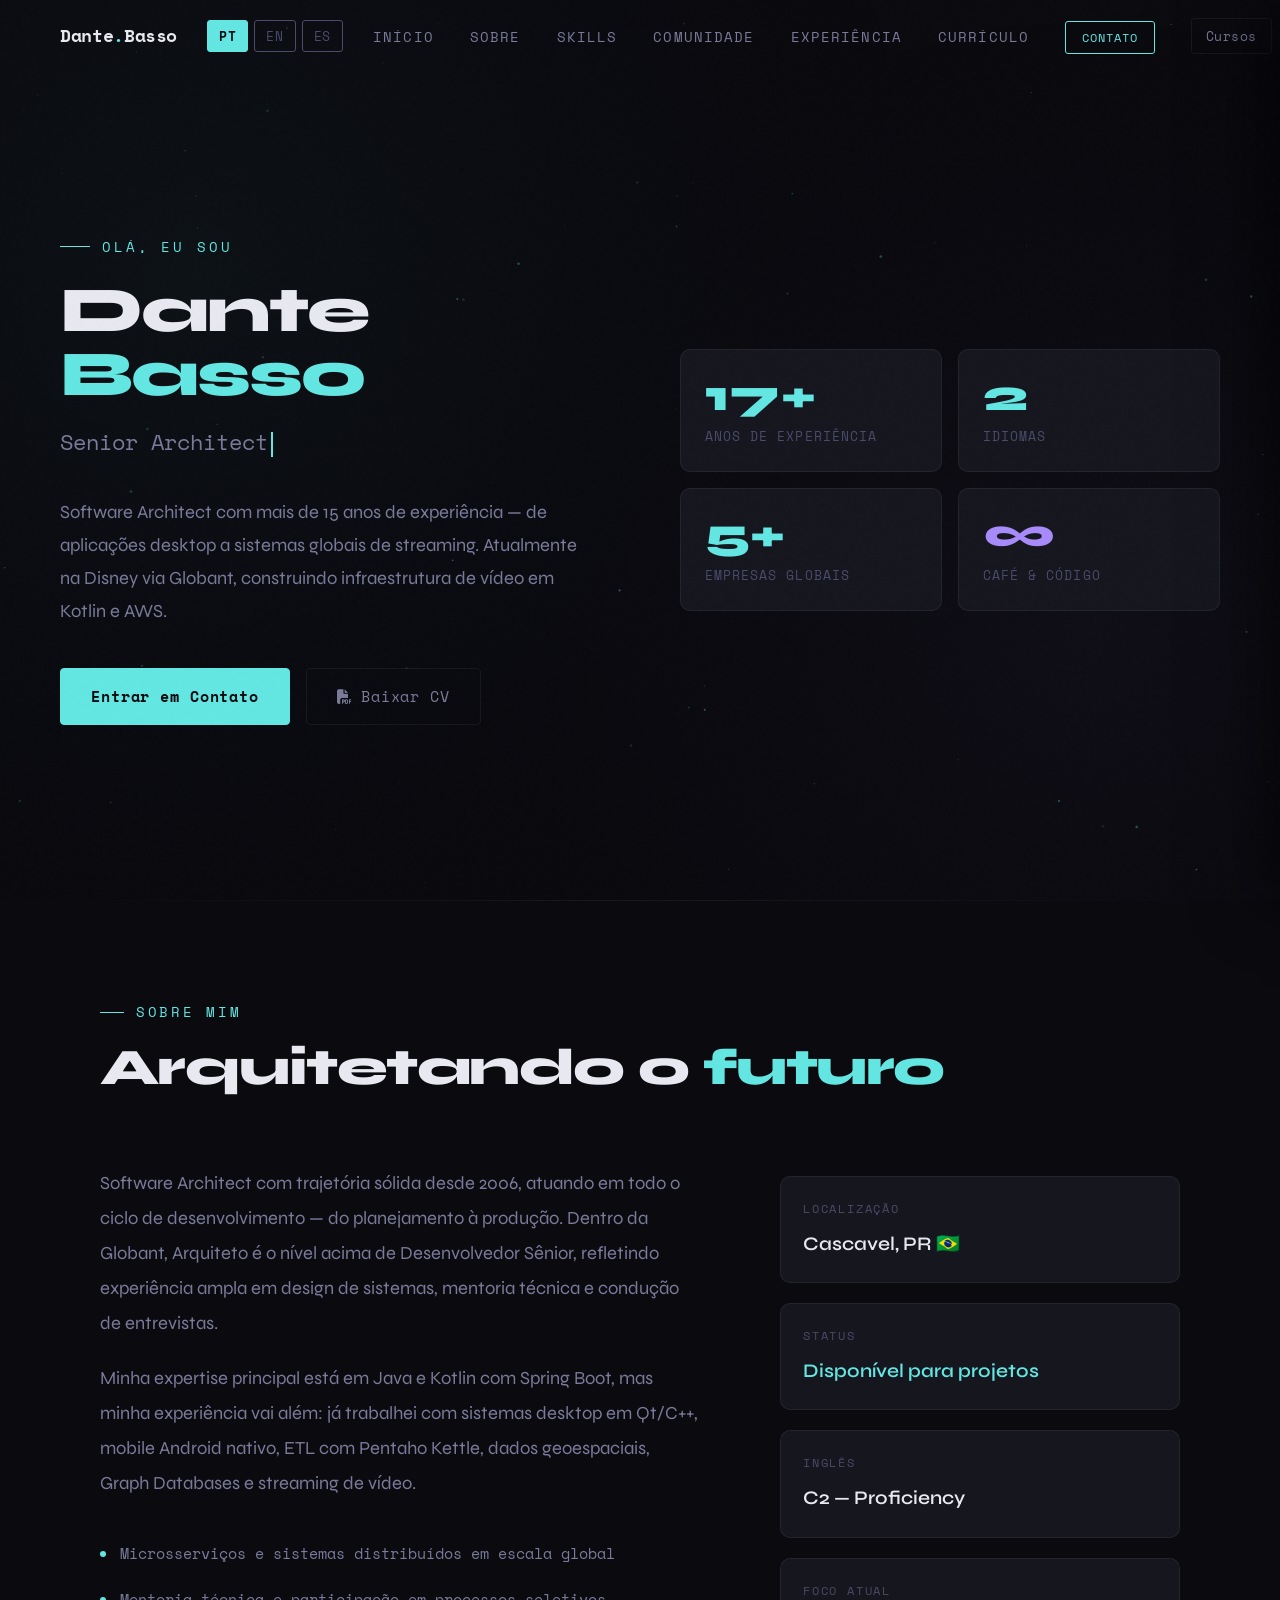
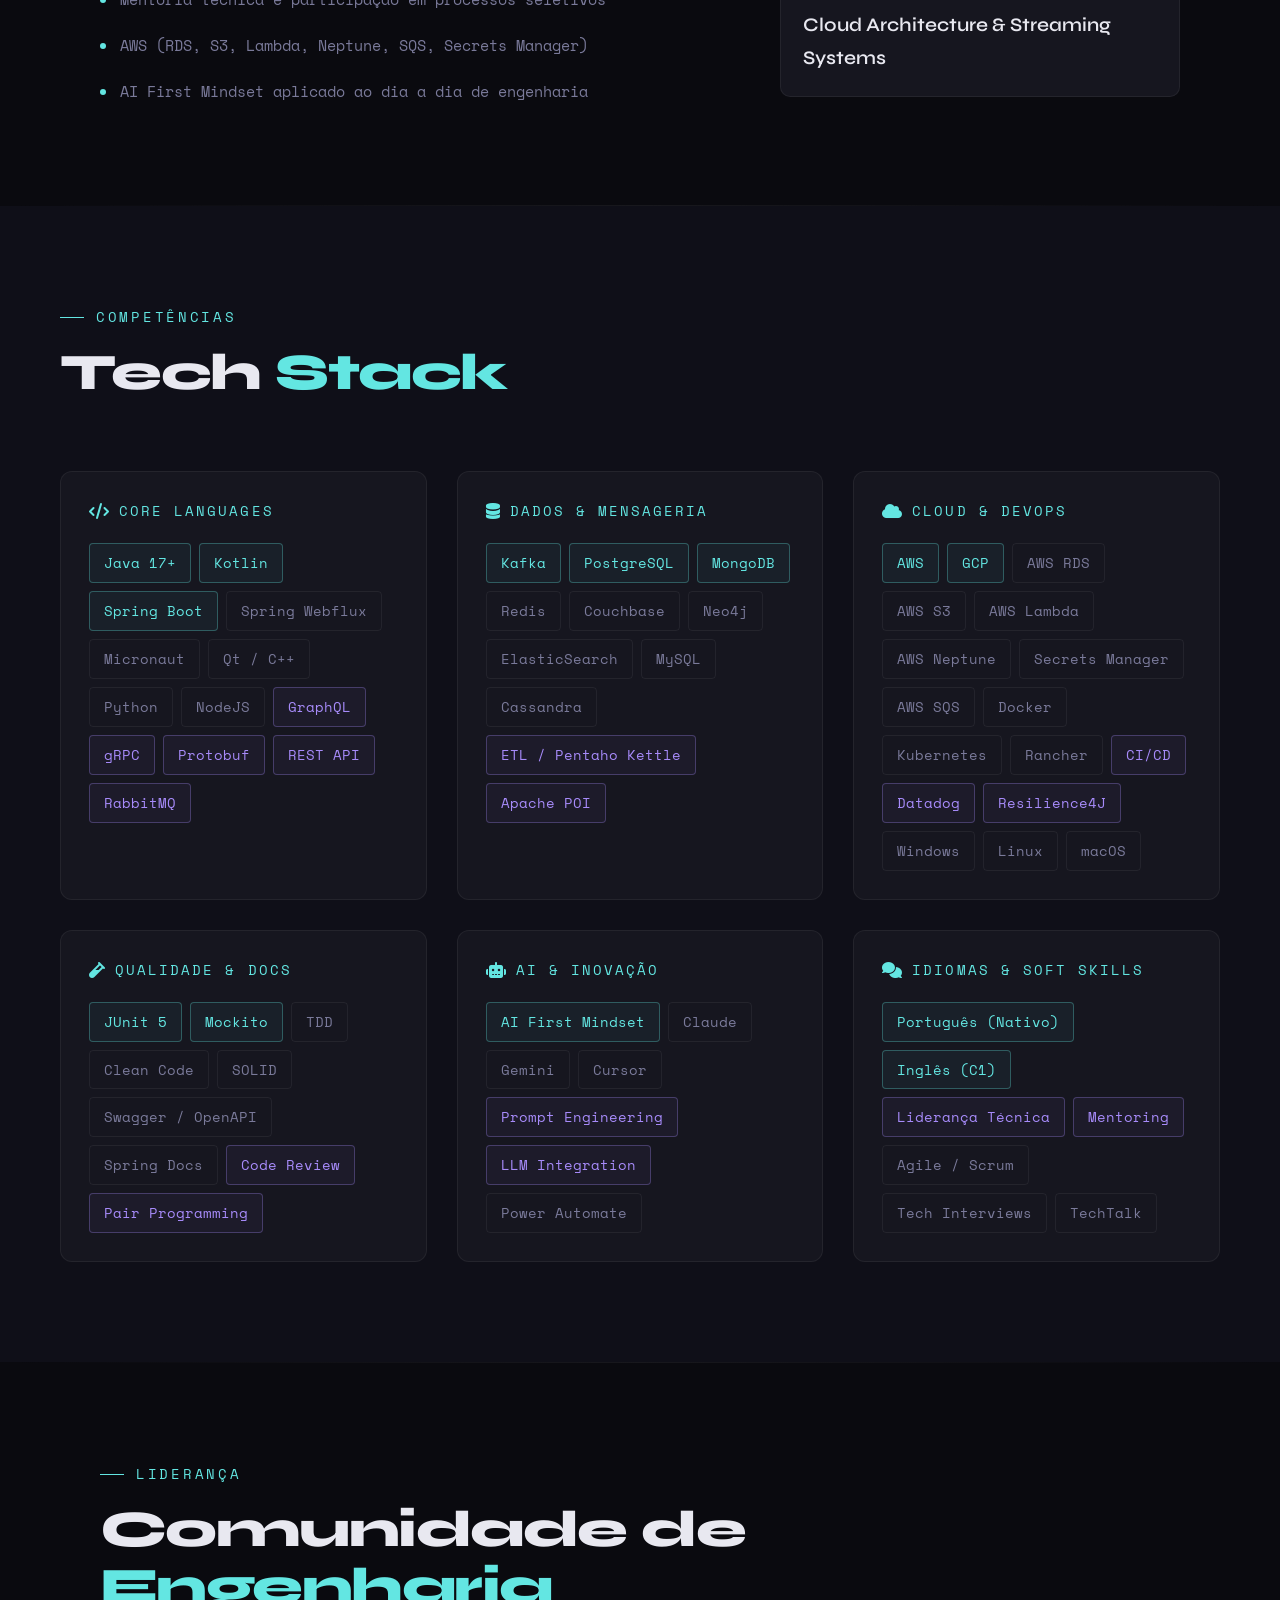
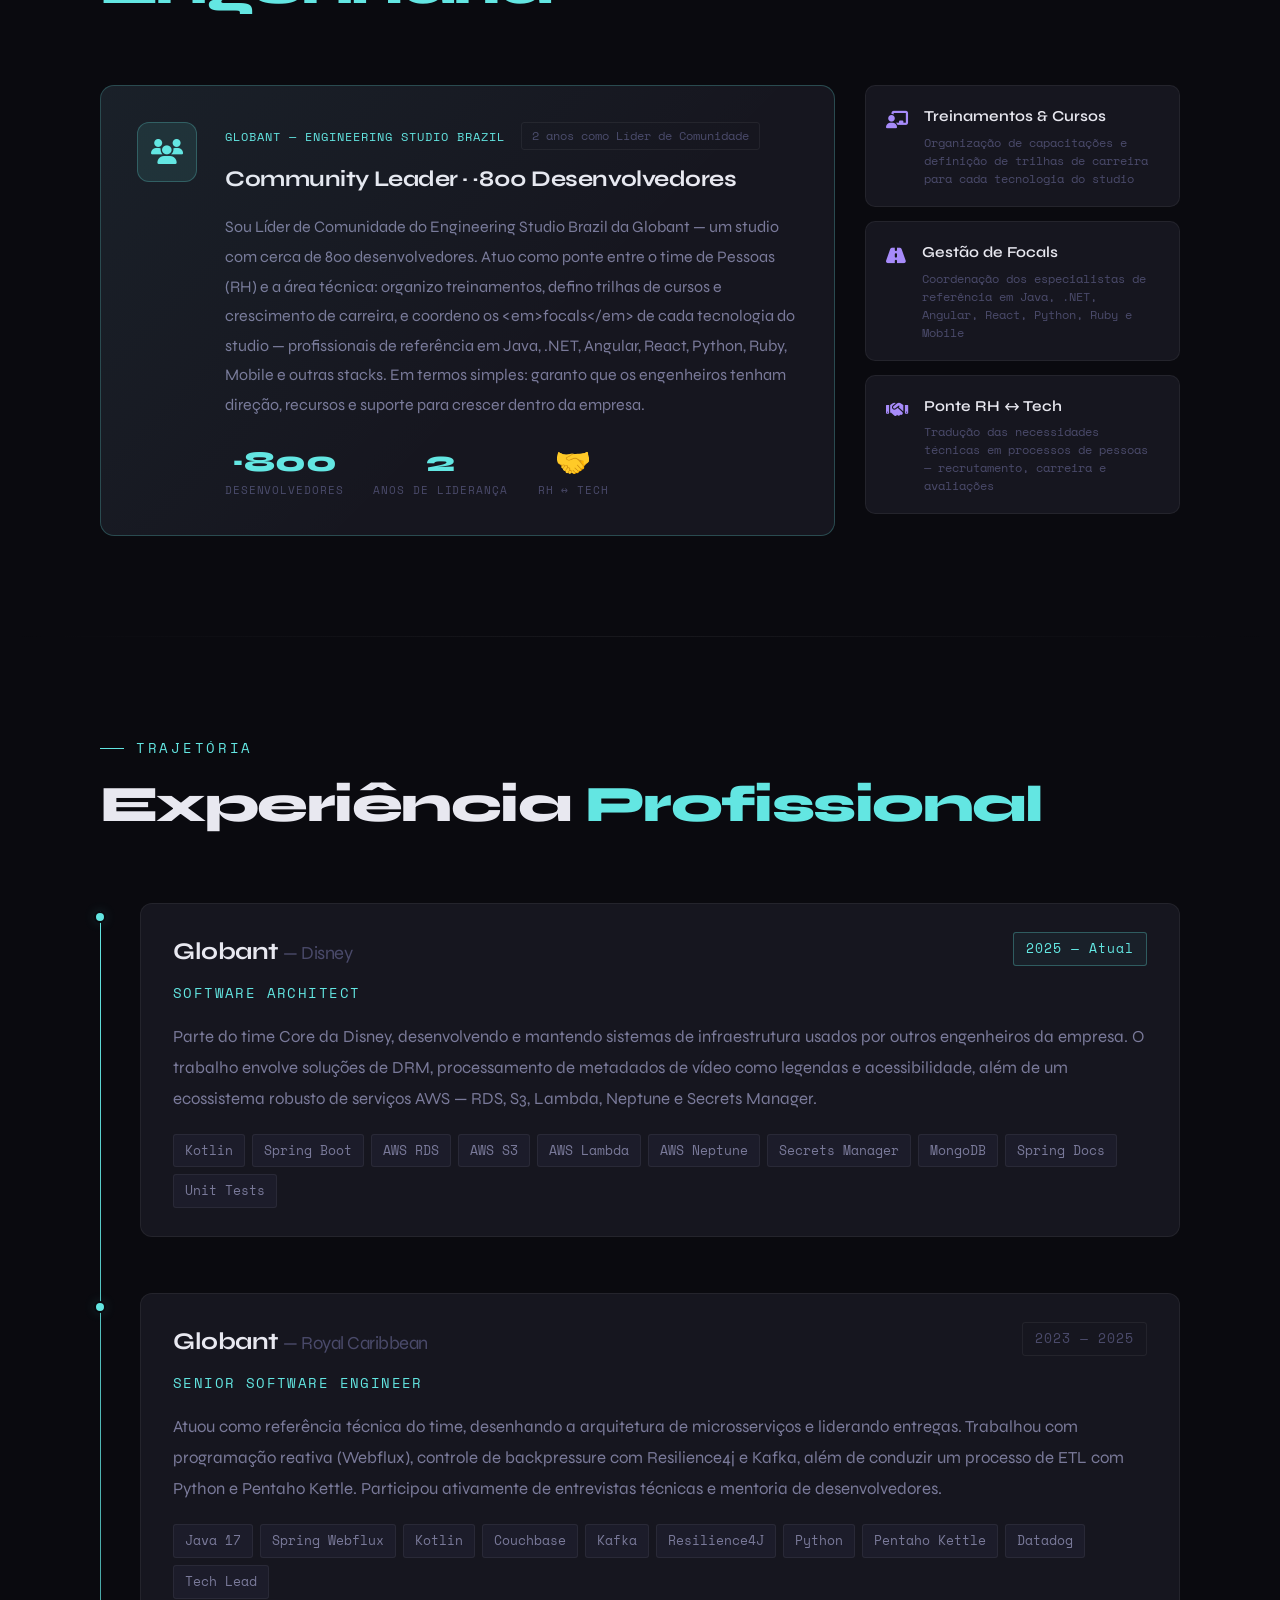
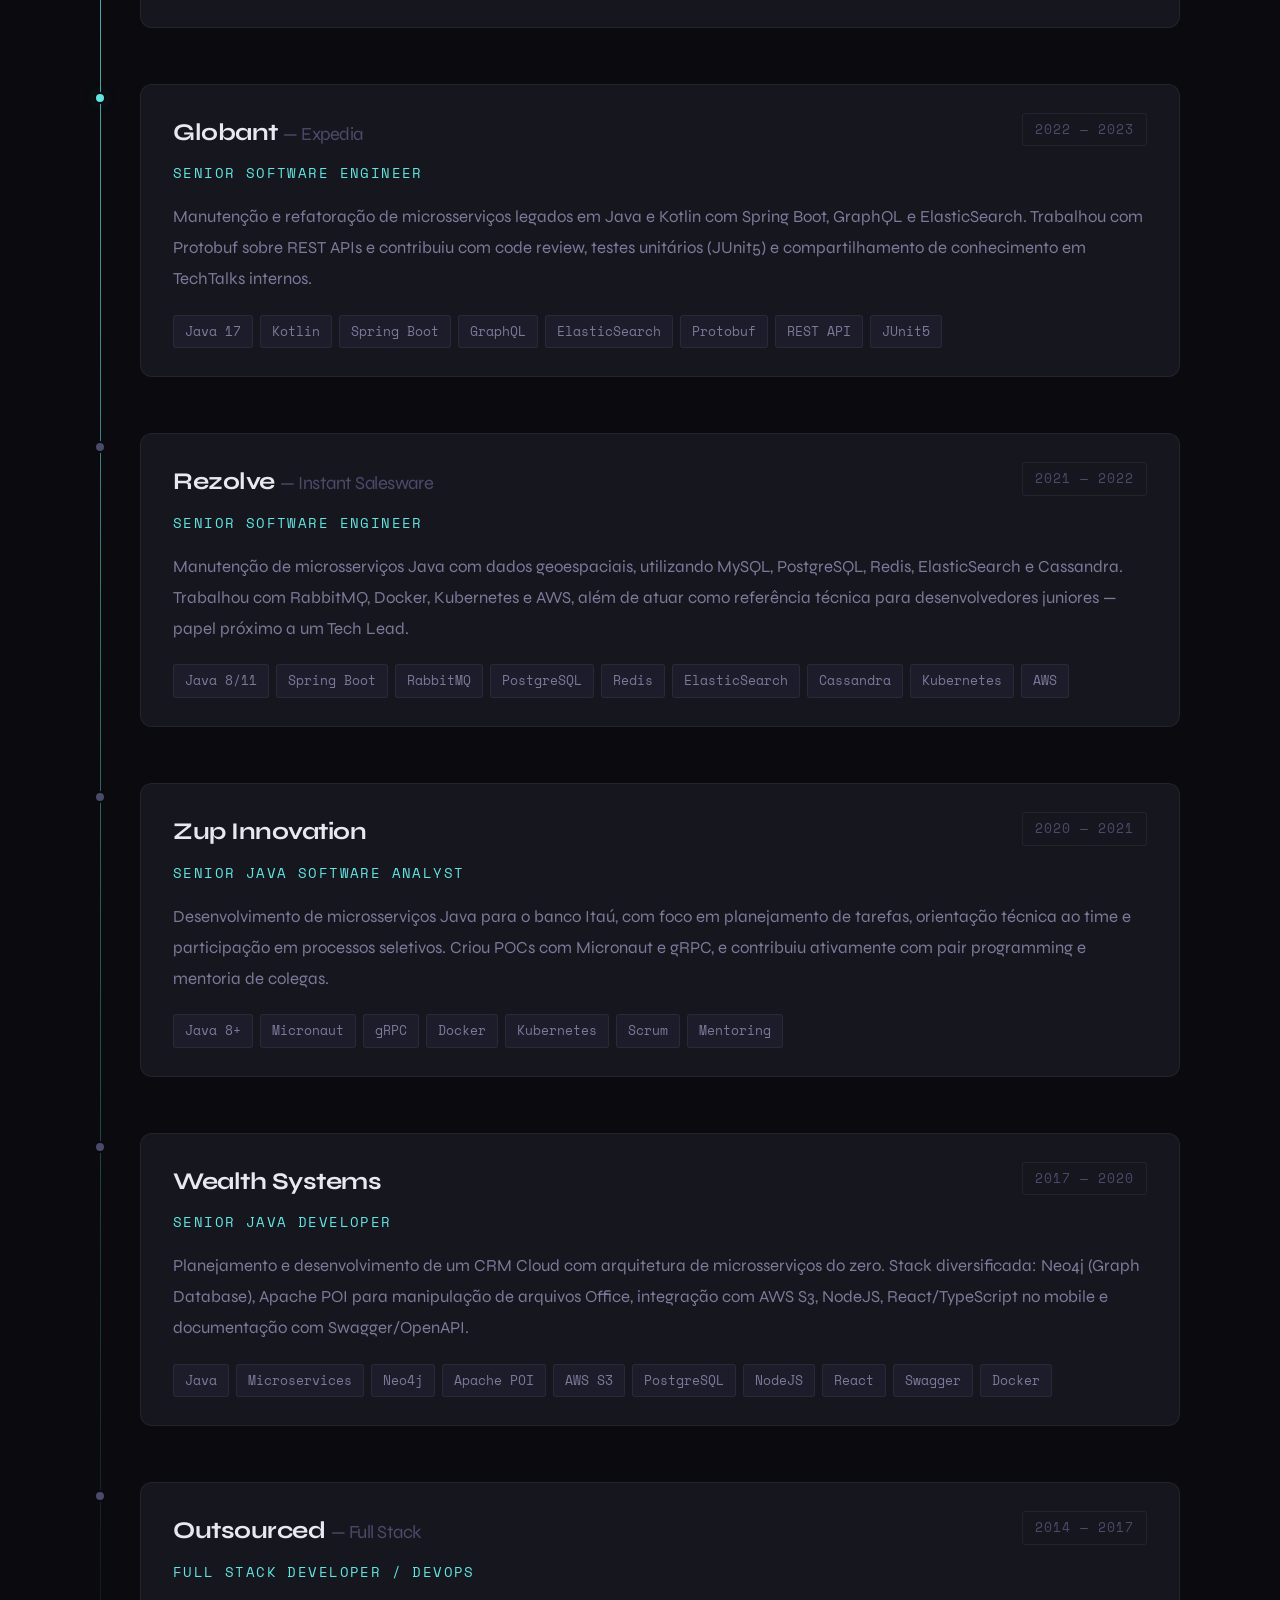
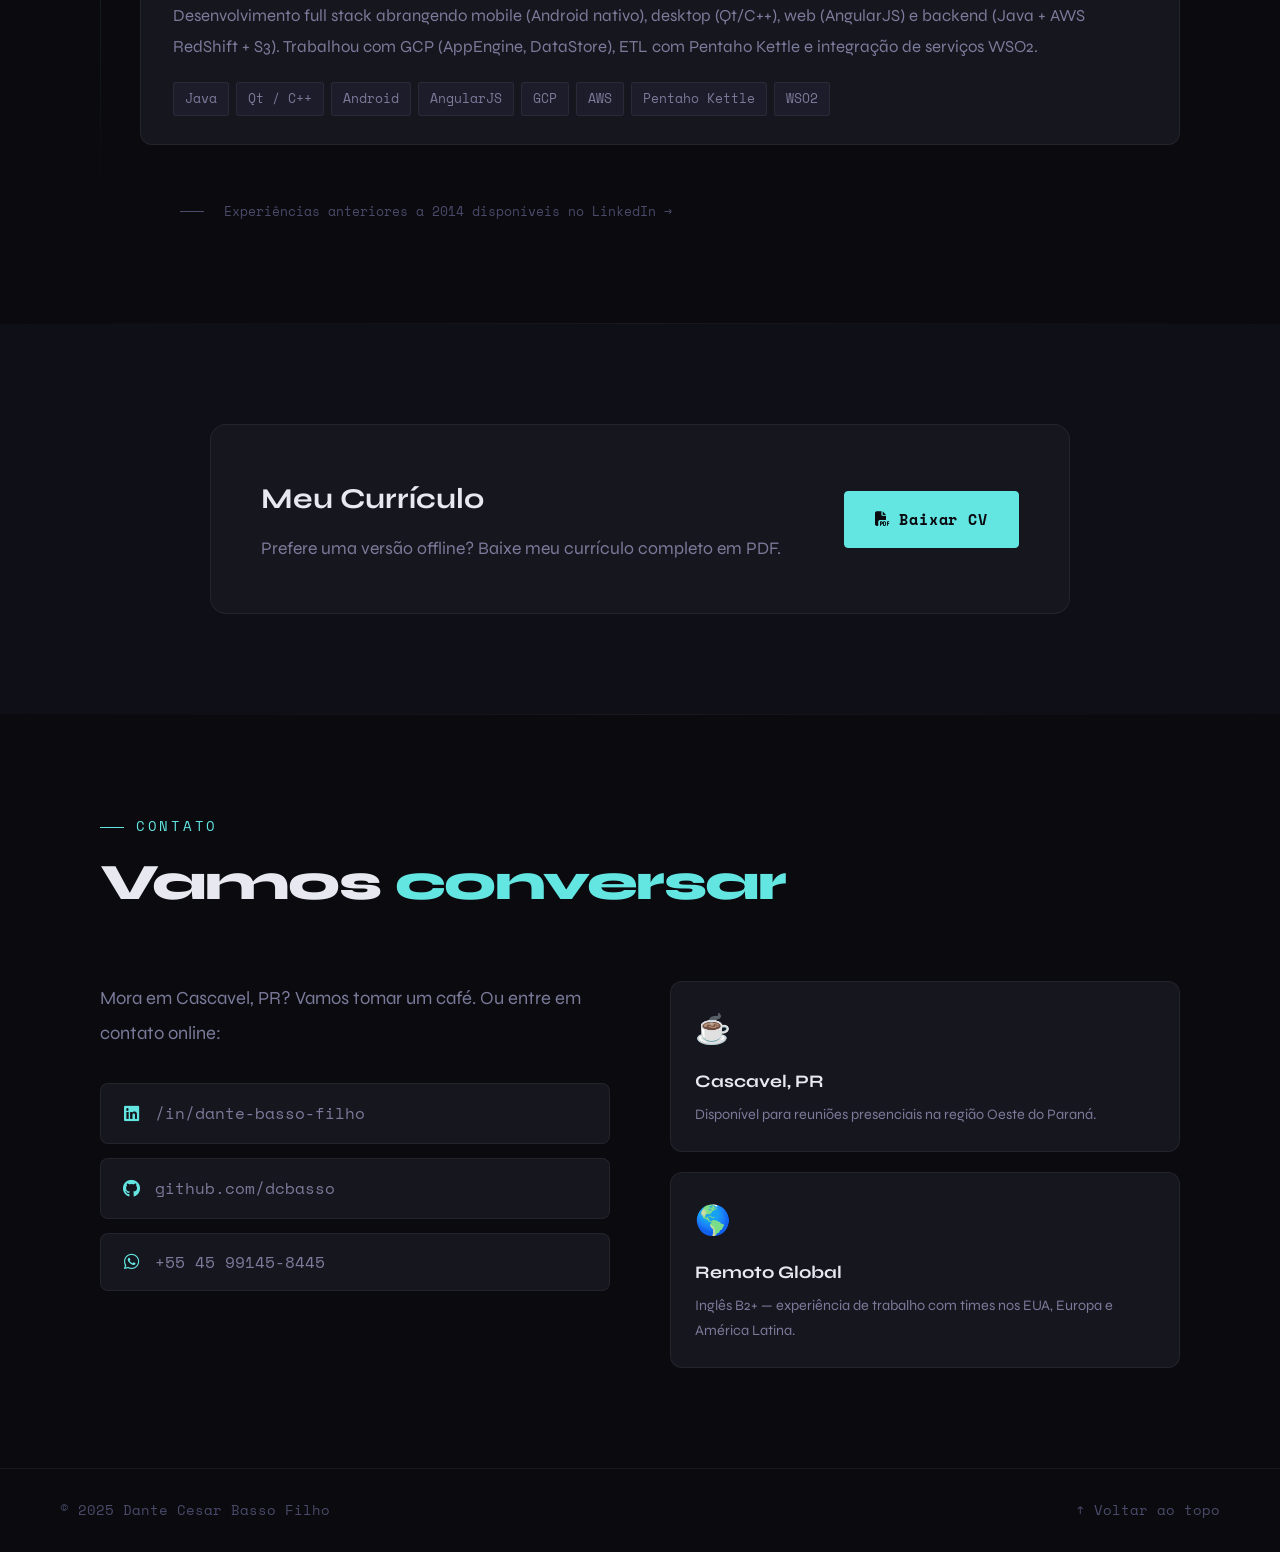
<file: v2.2.0/index.html>
<!DOCTYPE html>
<html lang="pt-BR">
<head>
    <meta charset="UTF-8">
    <meta name="viewport" content="width=device-width, initial-scale=1.0">
    <title>Dante Basso — Software Architect | Java, Kotlin, AWS, Disney</title>
    <meta name="description" content="Portfólio de Dante Cesar Basso Filho. Software Architect especialista em Java, Kotlin, Spring Boot, Microsserviços, AWS e GCP. Atualmente na Disney via Globant.">
    <meta name="keywords" content="Dante Basso, Senior Software Engineer, Java Developer, Spring Boot, Tech Lead, AWS, GCP, Microservices, Kotlin, Disney, Globant, DRM, Neptune, Lambda">
    <meta name="author" content="Dante Cesar Basso Filho">
    <meta name="robots" content="index, follow">
    <link rel="canonical" href="https://dantebasso.com.br/">
    <link rel="icon" href="data:image/svg+xml,<svg xmlns='http://www.w3.org/2000/svg' viewBox='0 0 100 100'><text y='.9em' font-size='90'>💻</text></svg>">

    <!-- Open Graph -->
    <meta property="og:type" content="profile">
    <meta property="og:title" content="Dante Basso | Software Architect">
    <meta property="og:description" content="Software Architect com mais de 15 anos de experiência em Java, Kotlin, Cloud e Streaming. Atualmente na Disney via Globant.">
    <meta property="og:url" content="https://dantebasso.com.br/">
    <meta property="og:image" content="https://dantebasso.com.br/og-image.jpg">
    <meta property="og:locale" content="pt_BR">
    <meta property="og:site_name" content="Dante Basso — Portfólio">

    <!-- Twitter Card -->
    <meta name="twitter:card" content="summary_large_image">
    <meta name="twitter:title" content="Dante Basso | Software Architect">
    <meta name="twitter:description" content="Software Architect com mais de 15 anos de experiência em Java, Kotlin, Cloud e Arquitetura Distribuída.">
    <meta name="twitter:image" content="https://dantebasso.com.br/og-image.jpg">

    <link rel="preconnect" href="https://fonts.googleapis.com">
    <link rel="preconnect" href="https://fonts.gstatic.com" crossorigin>
    <link href="https://fonts.googleapis.com/css2?family=Space+Mono:ital,wght@0,400;0,700;1,400&family=Syne:wght@400;600;700;800&display=swap" rel="stylesheet">
    <link rel="stylesheet" href="https://cdnjs.cloudflare.com/ajax/libs/font-awesome/6.5.0/css/all.min.css">

    <script type="application/ld+json">
    {
      "@context": "https://schema.org",
      "@type": "Person",
      "name": "Dante Cesar Basso Filho",
      "url": "https://dantebasso.com.br",
      "jobTitle": "Software Architect",
      "worksFor": {
        "@type": "Organization",
        "name": "Globant",
        "url": "https://www.globant.com"
      },
      "knowsAbout": ["Java", "Kotlin", "Spring Boot", "AWS", "Microservices", "GCP", "Kafka", "DRM", "GraphQL", "Terraform", "AI"],
      "knowsLanguage": ["pt", "en", "es"],
      "address": {
        "@type": "PostalAddress",
        "addressLocality": "Cascavel",
        "addressRegion": "PR",
        "addressCountry": "BR"
      },
      "sameAs": [
        "https://www.linkedin.com/in/dante-basso-filho",
        "https://github.com/dcbasso"
      ]
    }
    </script>

<style>
/* =============================================
   VARIABLES & RESET
   ============================================= */
:root {
    --bg: #0a0a0f;
    --bg2: #0f0f18;
    --bg3: #14141f;
    --surface: #16161f;
    --surface2: #1c1c2a;
    --border: rgba(255,255,255,0.06);
    --border-accent: rgba(99, 230, 226, 0.25);
    --text: #e8e8f0;
    --text-dim: #7a7a9a;
    --text-muted: #4a4a6a;
    --accent: #63e6e2;
    --accent2: #a78bfa;
    --accent3: #f472b6;
    --glow: rgba(99, 230, 226, 0.15);
    --font-display: 'Syne', sans-serif;
    --font-mono: 'Space Mono', monospace;
}

*, *::before, *::after { margin: 0; padding: 0; box-sizing: border-box; }
html { scroll-behavior: smooth; }

body {
    background-color: var(--bg);
    color: var(--text);
    font-family: var(--font-display);
    font-size: 18px;
    line-height: 1.7;
    overflow-x: hidden;
}

a { text-decoration: none; color: inherit; }
ul { list-style: none; }

/* Noise texture overlay */
body::before {
    content: '';
    position: fixed;
    inset: 0;
    background-image: url("data:image/svg+xml,%3Csvg viewBox='0 0 256 256' xmlns='http://www.w3.org/2000/svg'%3E%3Cfilter id='noise'%3E%3CfeTurbulence type='fractalNoise' baseFrequency='0.9' numOctaves='4' stitchTiles='stitch'/%3E%3C/filter%3E%3Crect width='100%25' height='100%25' filter='url(%23noise)' opacity='0.03'/%3E%3C/svg%3E");
    pointer-events: none;
    z-index: 9999;
    opacity: 0.4;
}

/* =============================================
   SCROLLBAR
   ============================================= */
::-webkit-scrollbar { width: 4px; }
::-webkit-scrollbar-track { background: var(--bg); }
::-webkit-scrollbar-thumb { background: var(--accent); border-radius: 2px; }

/* =============================================
   CANVAS BACKGROUND
   ============================================= */
#bg-canvas {
    position: fixed;
    inset: 0;
    z-index: 0;
    pointer-events: none;
}

/* =============================================
   NAVBAR
   ============================================= */
.navbar {
    position: fixed;
    top: 0;
    width: 100%;
    z-index: 1000;
    padding: 18px 60px;
    display: flex;
    align-items: center;
    gap: 30px;
    transition: background 0.4s, backdrop-filter 0.4s, border-bottom 0.4s;
}

.navbar.scrolled {
    background: rgba(10, 10, 15, 0.88);
    backdrop-filter: blur(20px);
    -webkit-backdrop-filter: blur(20px);
    border-bottom: 1px solid var(--border);
}

.logo {
    font-family: var(--font-mono);
    font-size: 1.1rem;
    font-weight: 700;
    color: var(--text);
    white-space: nowrap;
    letter-spacing: -0.02em;
}
.logo em { color: var(--accent); font-style: normal; }

.lang-switch {
    display: flex;
    gap: 6px;
    margin-right: auto;
}

.lang-btn {
    font-family: var(--font-mono);
    font-size: 0.82rem;
    background: transparent;
    border: 1px solid var(--text-muted);
    color: var(--text-muted);
    padding: 5px 11px;
    border-radius: 3px;
    cursor: pointer;
    transition: all 0.2s;
    letter-spacing: 0.05em;
}
.lang-btn:hover { border-color: var(--accent); color: var(--accent); }
.lang-btn.active {
    background: var(--accent);
    border-color: var(--accent);
    color: #0a0a0f;
    font-weight: 700;
}

.nav-links {
    display: flex;
    gap: 36px;
    align-items: center;
}
.nav-links a {
    font-family: var(--font-mono);
    font-size: 0.88rem;
    color: var(--text-dim);
    letter-spacing: 0.08em;
    text-transform: uppercase;
    transition: color 0.2s;
    position: relative;
}
.nav-links a::after {
    content: '';
    position: absolute;
    bottom: -3px;
    left: 0;
    width: 0;
    height: 1px;
    background: var(--accent);
    transition: width 0.3s;
}
.nav-links a:hover { color: var(--accent); }
.nav-links a:hover::after { width: 100%; }

.nav-cta {
    font-family: var(--font-mono) !important;
    font-size: 0.75rem !important;
    color: var(--accent) !important;
    border: 1px solid var(--accent) !important;
    padding: 7px 16px;
    border-radius: 3px;
    transition: all 0.2s !important;
}
.nav-cta::after { display: none !important; }
.nav-cta:hover {
    background: var(--accent) !important;
    color: #0a0a0f !important;
}

.menu-btn {
    display: none;
    cursor: pointer;
    font-size: 1.3rem;
    color: var(--text-dim);
    background: none;
    border: none;
}

/* =============================================
   HERO
   ============================================= */
.hero {
    position: relative;
    z-index: 1;
    min-height: 100vh;
    display: flex;
    align-items: center;
    padding: 120px 60px 60px;
    overflow: hidden;
}

.hero-inner {
    max-width: 1200px;
    width: 100%;
    margin: 0 auto;
    display: grid;
    grid-template-columns: 1fr 1fr;
    gap: 80px;
    align-items: center;
}

.hero-label {
    font-family: var(--font-mono);
    font-size: 0.9rem;
    color: var(--accent);
    letter-spacing: 0.2em;
    text-transform: uppercase;
    margin-bottom: 20px;
    display: flex;
    align-items: center;
    gap: 12px;
}
.hero-label::before {
    content: '';
    display: block;
    width: 30px;
    height: 1px;
    background: var(--accent);
}

.hero-name {
    font-family: var(--font-display);
    font-size: clamp(3rem, 5vw, 5.5rem);
    font-weight: 800;
    line-height: 1.0;
    letter-spacing: -0.03em;
    margin-bottom: 16px;
}
.hero-name .line { display: block; }
.hero-name .accent { color: var(--accent); }

.hero-typewriter {
    font-family: var(--font-mono);
    font-size: clamp(1rem, 2vw, 1.4rem);
    color: var(--text-dim);
    margin-bottom: 28px;
    min-height: 2em;
}
.hero-typewriter .cursor {
    display: inline-block;
    width: 2px;
    height: 1.1em;
    background: var(--accent);
    margin-left: 3px;
    vertical-align: middle;
    animation: blink 1s step-end infinite;
}

.hero-desc {
    color: var(--text-dim);
    font-size: 1.15rem;
    line-height: 1.8;
    max-width: 520px;
    margin-bottom: 40px;
}

.hero-actions {
    display: flex;
    gap: 16px;
    align-items: center;
}

.btn-primary {
    display: inline-flex;
    align-items: center;
    gap: 8px;
    padding: 15px 30px;
    background: var(--accent);
    color: #0a0a0f;
    font-family: var(--font-mono);
    font-size: 0.92rem;
    font-weight: 700;
    letter-spacing: 0.06em;
    border-radius: 4px;
    transition: all 0.25s;
    border: 1px solid var(--accent);
}
.btn-primary:hover {
    background: transparent;
    color: var(--accent);
    transform: translateY(-2px);
    box-shadow: 0 8px 30px rgba(99, 230, 226, 0.2);
}

.btn-secondary {
    display: inline-flex;
    align-items: center;
    gap: 8px;
    padding: 15px 30px;
    background: transparent;
    color: var(--text-dim);
    font-family: var(--font-mono);
    font-size: 0.92rem;
    letter-spacing: 0.06em;
    border-radius: 4px;
    border: 1px solid var(--border);
    transition: all 0.25s;
}
.btn-secondary:hover {
    border-color: var(--text-dim);
    color: var(--text);
    transform: translateY(-2px);
}

/* Hero Right — Stats Grid */
.hero-right {
    display: grid;
    grid-template-columns: 1fr 1fr;
    gap: 16px;
}

.stat-card {
    background: var(--surface);
    border: 1px solid var(--border);
    border-radius: 10px;
    padding: 24px;
    transition: border-color 0.3s, transform 0.3s;
    position: relative;
    overflow: visible;
}
.stat-card::before {
    content: '';
    position: absolute;
    inset: 0;
    background: linear-gradient(135deg, var(--glow) 0%, transparent 60%);
    opacity: 0;
    transition: opacity 0.3s;
    border-radius: 10px;
    pointer-events: none;
    z-index: 0;
}
.stat-card:hover {
    border-color: var(--border-accent);
    transform: translateY(-3px);
}
.stat-card:hover::before { opacity: 1; }

.stat-number {
    font-family: var(--font-display);
    font-size: 2.8rem;
    font-weight: 800;
    color: var(--accent);
    line-height: 1;
    margin-bottom: 6px;
    position: relative;
    z-index: 1;
}
.stat-label {
    font-family: var(--font-mono);
    font-size: 0.82rem;
    color: var(--text-muted);
    letter-spacing: 0.08em;
    text-transform: uppercase;
    position: relative;
    z-index: 1;
}
.stat-card.wide { grid-column: 1 / -1; }
.stat-card.wide .stat-number { font-size: 2.2rem; }

/* =============================================
   SCROLL INDICATOR
   ============================================= */
.scroll-indicator {
    position: absolute;
    bottom: 40px;
    left: 50%;
    transform: translateX(-50%);
    display: flex;
    flex-direction: column;
    align-items: center;
    gap: 8px;
    opacity: 0;
    animation: fadeIn 1s 1.8s forwards;
}
.scroll-indicator span {
    font-family: var(--font-mono);
    font-size: 0.65rem;
    color: var(--text-muted);
    letter-spacing: 0.15em;
    text-transform: uppercase;
}
.scroll-dot {
    width: 1px;
    height: 40px;
    background: linear-gradient(to bottom, var(--accent), transparent);
    animation: scrollPulse 2s ease-in-out infinite;
}

/* =============================================
   SECTION BASE
   ============================================= */
.section {
    position: relative;
    z-index: 1;
    padding: 100px 60px;
    max-width: 1200px;
    margin: 0 auto;
}

.section-full {
    position: relative;
    z-index: 1;
    padding: 100px 60px;
    background: var(--bg2);
}

.section-full-inner {
    max-width: 1200px;
    margin: 0 auto;
}

.section-header {
    margin-bottom: 70px;
}

.section-eyebrow {
    font-family: var(--font-mono);
    font-size: 0.85rem;
    color: var(--accent);
    letter-spacing: 0.2em;
    text-transform: uppercase;
    display: flex;
    align-items: center;
    gap: 12px;
    margin-bottom: 16px;
}
.section-eyebrow::before {
    content: '';
    display: block;
    width: 24px;
    height: 1px;
    background: var(--accent);
}

.section-title {
    font-family: var(--font-display);
    font-size: clamp(2.2rem, 4vw, 3.5rem);
    font-weight: 800;
    letter-spacing: -0.03em;
    line-height: 1.1;
}
.section-title .accent { color: var(--accent); }

/* =============================================
   ABOUT
   ============================================= */
.about-grid {
    display: grid;
    grid-template-columns: 1.2fr 0.8fr;
    gap: 80px;
    align-items: start;
}

.about-text p {
    color: var(--text-dim);
    font-size: 1.15rem;
    margin-bottom: 20px;
    line-height: 1.9;
}

.about-highlights {
    display: flex;
    flex-direction: column;
    gap: 20px;
    margin-top: 40px;
}

.highlight-item {
    display: flex;
    align-items: center;
    gap: 14px;
    font-family: var(--font-mono);
    font-size: 0.95rem;
    color: var(--text-dim);
}
.highlight-item .dot {
    width: 6px;
    height: 6px;
    border-radius: 50%;
    background: var(--accent);
    flex-shrink: 0;
}

.about-sidebar {
    display: flex;
    flex-direction: column;
    gap: 20px;
    padding-top: 10px;
}

.info-box {
    background: var(--surface);
    border: 1px solid var(--border);
    border-radius: 10px;
    padding: 22px;
}
.info-box-label {
    font-family: var(--font-mono);
    font-size: 0.75rem;
    color: var(--text-muted);
    letter-spacing: 0.15em;
    text-transform: uppercase;
    margin-bottom: 8px;
}
.info-box-value {
    font-family: var(--font-display);
    font-size: 1.2rem;
    font-weight: 600;
    color: var(--text);
}
.info-box-value.accent { color: var(--accent); }

/* =============================================
   SKILLS
   ============================================= */
.skills-wrapper {
    display: grid;
    grid-template-columns: repeat(auto-fit, minmax(280px, 1fr));
    gap: 30px;
}

.skill-group {
    background: var(--surface);
    border: 1px solid var(--border);
    border-radius: 12px;
    padding: 28px;
    transition: border-color 0.3s;
}
.skill-group:hover { border-color: var(--border-accent); }

.skill-group-title {
    font-family: var(--font-mono);
    font-size: 0.85rem;
    color: var(--accent);
    letter-spacing: 0.15em;
    text-transform: uppercase;
    margin-bottom: 20px;
    display: flex;
    align-items: center;
    gap: 8px;
}
.skill-group-title i { font-size: 1rem; }

.skill-pills {
    display: flex;
    flex-wrap: wrap;
    gap: 8px;
}

.pill {
    font-family: var(--font-mono);
    font-size: 0.88rem;
    padding: 7px 14px;
    border-radius: 4px;
    border: 1px solid var(--border);
    color: var(--text-dim);
    transition: all 0.2s;
    cursor: default;
}
.pill:hover {
    border-color: var(--accent);
    color: var(--accent);
    background: rgba(99, 230, 226, 0.05);
}
.pill.primary {
    border-color: rgba(99, 230, 226, 0.3);
    color: var(--accent);
    background: rgba(99, 230, 226, 0.05);
}
.pill.secondary {
    border-color: rgba(167, 139, 250, 0.3);
    color: var(--accent2);
    background: rgba(167, 139, 250, 0.05);
}

/* =============================================
   EXPERIENCE — TIMELINE
   ============================================= */
.timeline {
    position: relative;
    padding-left: 40px;
}

.timeline::before {
    content: '';
    position: absolute;
    left: 0;
    top: 8px;
    bottom: 8px;
    width: 1px;
    background: linear-gradient(to bottom, var(--accent), transparent);
}

.timeline-item {
    position: relative;
    margin-bottom: 56px;
    opacity: 0;
    transform: translateX(-20px);
    transition: opacity 0.6s, transform 0.6s;
}
.timeline-item.visible { opacity: 1; transform: translateX(0); }
.timeline-item:last-child { margin-bottom: 0; }

.timeline-dot {
    position: absolute;
    left: -46px;
    top: 8px;
    width: 12px;
    height: 12px;
    border-radius: 50%;
    background: var(--accent);
    border: 2px solid var(--bg);
    box-shadow: 0 0 12px var(--glow);
}
.timeline-item.dimmed .timeline-dot {
    background: var(--text-muted);
    box-shadow: none;
}

.exp-card {
    background: var(--surface);
    border: 1px solid var(--border);
    border-radius: 12px;
    padding: 28px 32px;
    transition: border-color 0.3s, transform 0.3s;
}
.exp-card:hover {
    border-color: var(--border-accent);
    transform: translateX(6px);
}

.exp-header {
    display: flex;
    justify-content: space-between;
    align-items: flex-start;
    margin-bottom: 8px;
    flex-wrap: wrap;
    gap: 10px;
}

.exp-company {
    font-family: var(--font-display);
    font-size: 1.5rem;
    font-weight: 700;
    letter-spacing: -0.02em;
}
.exp-company .client {
    font-weight: 400;
    color: var(--text-muted);
    font-size: 1.15rem;
}

.exp-date {
    font-family: var(--font-mono);
    font-size: 0.8rem;
    color: var(--text-muted);
    letter-spacing: 0.08em;
    padding: 5px 12px;
    border: 1px solid var(--border);
    border-radius: 3px;
    white-space: nowrap;
}
.exp-date.current {
    border-color: rgba(99, 230, 226, 0.3);
    color: var(--accent);
    background: rgba(99, 230, 226, 0.05);
}

.exp-role {
    font-family: var(--font-mono);
    font-size: 0.88rem;
    color: var(--accent);
    letter-spacing: 0.1em;
    text-transform: uppercase;
    margin-bottom: 16px;
}

.exp-desc {
    color: var(--text-dim);
    font-size: 1.05rem;
    line-height: 1.85;
    margin-bottom: 20px;
}

.exp-tags {
    display: flex;
    flex-wrap: wrap;
    gap: 7px;
}
.exp-tag {
    font-family: var(--font-mono);
    font-size: 0.8rem;
    padding: 5px 11px;
    border-radius: 3px;
    background: var(--surface2);
    color: var(--text-dim);
    border: 1px solid var(--border);
    transition: all 0.2s;
}
.exp-tag:hover { color: var(--accent); border-color: rgba(99, 230, 226, 0.2); }

/* =============================================
   RESUME
   ============================================= */
.resume-block {
    background: var(--surface);
    border: 1px solid var(--border);
    border-radius: 16px;
    padding: 50px;
    display: flex;
    align-items: center;
    justify-content: space-between;
    gap: 40px;
    max-width: 860px;
    margin: 0 auto;
    transition: border-color 0.3s;
}
.resume-block:hover { border-color: var(--border-accent); }

.resume-block-text h3 {
    font-family: var(--font-display);
    font-size: 1.8rem;
    font-weight: 700;
    margin-bottom: 10px;
}
.resume-block-text p {
    color: var(--text-dim);
    font-size: 1.1rem;
}

/* =============================================
   CONTACT
   ============================================= */
.contact-grid {
    display: grid;
    grid-template-columns: 1fr 1fr;
    gap: 60px;
    align-items: start;
}

.contact-text {
    font-size: 1.15rem;
    color: var(--text-dim);
    line-height: 1.9;
    margin-bottom: 32px;
}

.contact-links {
    display: flex;
    flex-direction: column;
    gap: 14px;
}

.contact-link {
    display: flex;
    align-items: center;
    gap: 14px;
    color: var(--text-dim);
    font-family: var(--font-mono);
    font-size: 1rem;
    padding: 16px 20px;
    border: 1px solid var(--border);
    border-radius: 8px;
    transition: all 0.25s;
    background: var(--surface);
}
.contact-link:hover {
    border-color: var(--border-accent);
    color: var(--accent);
    transform: translateX(6px);
    background: rgba(99, 230, 226, 0.04);
}
.contact-link i {
    font-size: 1.1rem;
    color: var(--accent);
    width: 20px;
    text-align: center;
}

.contact-side {
    display: flex;
    flex-direction: column;
    gap: 20px;
}

.contact-card {
    background: var(--surface);
    border: 1px solid var(--border);
    border-radius: 12px;
    padding: 24px;
}
.contact-card-icon {
    font-size: 1.8rem;
    margin-bottom: 12px;
}
.contact-card h4 {
    font-weight: 700;
    font-size: 1.1rem;
    margin-bottom: 6px;
}
.contact-card p {
    color: var(--text-dim);
    font-size: 0.9rem;
}

/* =============================================
   FOOTER
   ============================================= */
footer {
    position: relative;
    z-index: 1;
    border-top: 1px solid var(--border);
    padding: 30px 60px;
    display: flex;
    justify-content: space-between;
    align-items: center;
    background: var(--bg);
}
footer p {
    font-family: var(--font-mono);
    font-size: 0.85rem;
    color: var(--text-muted);
}
footer a {
    font-family: var(--font-mono);
    font-size: 0.85rem;
    color: var(--text-muted);
    transition: color 0.2s;
}
footer a:hover { color: var(--accent); }

/* =============================================
   DIVIDER
   ============================================= */
.divider {
    width: 100%;
    height: 1px;
    background: linear-gradient(to right, transparent, var(--border), transparent);
    position: relative;
    z-index: 1;
}

/* =============================================
   LANGUAGE TOOLTIP
   ============================================= */
.lang-stat-card {
    position: relative;
    cursor: default;
}
.lang-tooltip {
    position: absolute;
    bottom: calc(100% + 10px);
    left: 50%;
    transform: translateX(-50%) translateY(6px);
    background: var(--surface2);
    border: 1px solid var(--border-accent);
    border-radius: 8px;
    padding: 12px 16px;
    min-width: 180px;
    opacity: 0;
    pointer-events: none;
    transition: opacity 0.2s, transform 0.2s;
    z-index: 100;
    box-shadow: 0 8px 30px rgba(0,0,0,0.4);
}
.lang-stat-card:hover .lang-tooltip {
    opacity: 1;
    transform: translateX(-50%) translateY(0);
}
.lang-tooltip::after {
    content: '';
    position: absolute;
    top: 100%;
    left: 50%;
    transform: translateX(-50%);
    border: 6px solid transparent;
    border-top-color: var(--border-accent);
}
.lang-tooltip-row {
    display: flex;
    align-items: center;
    gap: 10px;
    padding: 5px 0;
}
.lang-tooltip-row:not(:last-child) {
    border-bottom: 1px solid var(--border);
}
.lt-flag { font-size: 1.1rem; }
.lt-name {
    font-family: var(--font-display);
    font-size: 0.9rem;
    font-weight: 600;
    color: var(--text);
    flex: 1;
}
.lt-level {
    font-family: var(--font-mono);
    font-size: 0.75rem;
    color: var(--accent);
    background: rgba(99,230,226,0.1);
    padding: 2px 8px;
    border-radius: 3px;
}

/* Pill tooltip */
.lang-pill {
    position: relative;
    cursor: default;
}
.pill-tooltip {
    position: absolute;
    bottom: calc(100% + 8px);
    left: 50%;
    transform: translateX(-50%) translateY(4px);
    background: var(--surface2);
    border: 1px solid var(--border-accent);
    border-radius: 6px;
    padding: 6px 12px;
    font-size: 0.78rem;
    white-space: nowrap;
    opacity: 0;
    pointer-events: none;
    transition: opacity 0.2s, transform 0.2s;
    z-index: 100;
    color: var(--accent);
    font-family: var(--font-mono);
}
.lang-pill:hover .pill-tooltip {
    opacity: 1;
    transform: translateX(-50%) translateY(0);
}

/* =============================================
   COMMUNITY
   ============================================= */
.community-grid {
    display: grid;
    grid-template-columns: 1.4fr 0.6fr;
    gap: 30px;
    align-items: start;
}

.community-card-main {
    background: var(--surface);
    border: 1px solid var(--border-accent);
    border-radius: 14px;
    padding: 36px;
    display: flex;
    gap: 28px;
    align-items: flex-start;
    transition: transform 0.3s, border-color 0.3s;
    position: relative;
    overflow: hidden;
}
.community-card-main::before {
    content: '';
    position: absolute;
    inset: 0;
    background: linear-gradient(135deg, rgba(99,230,226,0.05) 0%, transparent 60%);
    pointer-events: none;
}
.community-card-main:hover { transform: translateY(-4px); }

.community-badge {
    width: 60px;
    height: 60px;
    border-radius: 12px;
    background: rgba(99,230,226,0.1);
    border: 1px solid var(--border-accent);
    display: flex;
    align-items: center;
    justify-content: center;
    font-size: 1.6rem;
    color: var(--accent);
    flex-shrink: 0;
}

.community-body { flex: 1; }

.community-meta {
    display: flex;
    align-items: center;
    gap: 16px;
    margin-bottom: 10px;
    flex-wrap: wrap;
}
.community-org {
    font-family: var(--font-mono);
    font-size: 0.78rem;
    color: var(--accent);
    letter-spacing: 0.08em;
    text-transform: uppercase;
}
.community-duration {
    font-family: var(--font-mono);
    font-size: 0.75rem;
    color: var(--text-muted);
    padding: 3px 10px;
    border: 1px solid var(--border);
    border-radius: 3px;
}

.community-name {
    font-family: var(--font-display);
    font-size: 1.4rem;
    font-weight: 700;
    margin-bottom: 14px;
    letter-spacing: -0.02em;
}

.community-desc {
    color: var(--text-dim);
    font-size: 1rem;
    line-height: 1.85;
    margin-bottom: 28px;
}

.community-highlights {
    display: flex;
    gap: 30px;
}
.community-highlight {
    display: flex;
    flex-direction: column;
    align-items: center;
    gap: 4px;
}
.ch-number {
    font-family: var(--font-display);
    font-size: 1.8rem;
    font-weight: 800;
    color: var(--accent);
    line-height: 1;
}
.ch-label {
    font-family: var(--font-mono);
    font-size: 0.7rem;
    color: var(--text-muted);
    text-transform: uppercase;
    letter-spacing: 0.08em;
    text-align: center;
}

.community-side {
    display: flex;
    flex-direction: column;
    gap: 14px;
}

.community-pill-card {
    background: var(--surface);
    border: 1px solid var(--border);
    border-radius: 10px;
    padding: 18px 20px;
    display: flex;
    gap: 16px;
    align-items: flex-start;
    transition: border-color 0.3s, transform 0.3s;
}
.community-pill-card:hover {
    border-color: var(--border-accent);
    transform: translateX(4px);
}
.cpc-icon {
    color: var(--accent2);
    font-size: 1.1rem;
    margin-top: 2px;
    flex-shrink: 0;
}
.cpc-title {
    font-family: var(--font-display);
    font-size: 0.95rem;
    font-weight: 600;
    margin-bottom: 4px;
}
.cpc-desc {
    font-family: var(--font-mono);
    font-size: 0.75rem;
    color: var(--text-muted);
    line-height: 1.5;
}

/* Early career line */
.early-career {
    display: flex;
    align-items: center;
    gap: 20px;
    margin-top: 40px;
    padding-left: 40px;
}
.early-career-line {
    display: block;
    width: 24px;
    height: 1px;
    background: var(--text-muted);
    flex-shrink: 0;
}
.early-career p {
    font-family: var(--font-mono);
    font-size: 0.8rem;
    color: var(--text-muted);
}
.early-career a {
    color: var(--accent);
    text-decoration: underline;
    text-underline-offset: 3px;
    transition: opacity 0.2s;
}
.early-career a:hover { opacity: 0.75; }

@media (max-width: 900px) {
    .community-grid { grid-template-columns: 1fr; }
    .community-card-main { flex-direction: column; gap: 20px; }
    .community-highlights { gap: 20px; }
}
/* Phone dialog trigger */
.phone-dialog-trigger {
    width: 100%;
    text-align: left;
    text-decoration: none;
    cursor: pointer;
    /* reset button defaults */
    -webkit-appearance: none;
    appearance: none;
}

/* Phone dialog */
.phone-dialog-overlay {
    position: fixed;
    inset: 0;
    background: rgba(0,0,0,0.6);
    backdrop-filter: blur(4px);
    z-index: 2000;
    opacity: 0;
    pointer-events: none;
    transition: opacity 0.25s;
}
.phone-dialog-overlay.open {
    opacity: 1;
    pointer-events: all;
}
.phone-dialog {
    position: fixed;
    top: 50%;
    left: 50%;
    transform: translate(-50%, -46%) scale(0.95);
    background: var(--surface2);
    border: 1px solid var(--border-accent);
    border-radius: 16px;
    padding: 36px 32px 28px;
    z-index: 2100;
    width: 320px;
    max-width: calc(100vw - 40px);
    box-shadow: 0 24px 60px rgba(0,0,0,0.5);
    opacity: 0;
    pointer-events: none;
    transition: opacity 0.25s, transform 0.25s;
}
.phone-dialog.open {
    opacity: 1;
    pointer-events: all;
    transform: translate(-50%, -50%) scale(1);
}
.phone-dialog-number {
    display: flex;
    align-items: center;
    justify-content: center;
    gap: 12px;
    font-family: var(--font-display);
    font-size: 1.35rem;
    font-weight: 700;
    color: var(--text);
    margin-bottom: 28px;
    letter-spacing: 0.02em;
}
.phone-dialog-number i {
    color: #25d366;
    font-size: 1.5rem;
}
.phone-dialog-actions {
    display: flex;
    flex-direction: column;
    gap: 10px;
}
.phone-dialog-btn {
    display: flex;
    align-items: center;
    justify-content: center;
    gap: 10px;
    padding: 13px 20px;
    border-radius: 8px;
    border: none;
    font-family: var(--font-mono);
    font-size: 0.88rem;
    font-weight: 600;
    cursor: pointer;
    text-decoration: none;
    transition: filter 0.2s, transform 0.15s;
}
.phone-dialog-btn:hover {
    filter: brightness(1.15);
    transform: translateY(-1px);
}
.btn-whatsapp {
    background: #25d366;
    color: #fff;
}
.btn-copy {
    background: var(--surface);
    border: 1px solid var(--border) !important;
    color: var(--text-dim);
}
.btn-copy.copied {
    border-color: var(--accent) !important;
    color: var(--accent);
}
.btn-close {
    background: transparent;
    border: 1px solid var(--border) !important;
    color: var(--text-muted);
}

/* =============================================
   COURSES DRAWER
   ============================================= */
.nav-courses-btn {
    font-family: var(--font-mono);
    font-size: 0.82rem;
    background: transparent;
    border: 1px solid var(--border);
    color: var(--text-dim);
    padding: 7px 14px;
    border-radius: 3px;
    cursor: pointer;
    transition: all 0.2s;
    letter-spacing: 0.04em;
    white-space: nowrap;
}
.nav-courses-btn:hover {
    border-color: var(--accent2);
    color: var(--accent2);
}

.drawer-overlay {
    position: fixed;
    inset: 0;
    background: rgba(0,0,0,0.55);
    backdrop-filter: blur(4px);
    z-index: 1100;
    opacity: 0;
    pointer-events: none;
    transition: opacity 0.35s;
}
.drawer-overlay.open {
    opacity: 1;
    pointer-events: all;
}

.courses-drawer {
    position: fixed;
    top: 0;
    right: 0;
    width: 420px;
    max-width: 100vw;
    height: 100vh;
    background: var(--bg2);
    border-left: 1px solid var(--border);
    z-index: 1200;
    display: flex;
    flex-direction: column;
    transform: translateX(100%);
    transition: transform 0.38s cubic-bezier(0.4, 0, 0.2, 1);
    box-shadow: -20px 0 60px rgba(0,0,0,0.5);
}
.courses-drawer.open {
    transform: translateX(0);
}

.drawer-header {
    display: flex;
    justify-content: space-between;
    align-items: flex-start;
    padding: 32px 28px 20px;
    border-bottom: 1px solid var(--border);
    flex-shrink: 0;
}
.drawer-eyebrow {
    font-family: var(--font-mono);
    font-size: 0.72rem;
    color: var(--accent2);
    letter-spacing: 0.2em;
    text-transform: uppercase;
    margin-bottom: 6px;
}
.drawer-title {
    font-family: var(--font-display);
    font-size: 1.5rem;
    font-weight: 700;
    letter-spacing: -0.02em;
}

.drawer-close {
    background: transparent;
    border: 1px solid var(--border);
    color: var(--text-dim);
    width: 36px;
    height: 36px;
    border-radius: 6px;
    cursor: pointer;
    display: flex;
    align-items: center;
    justify-content: center;
    transition: all 0.2s;
    flex-shrink: 0;
    margin-top: 4px;
}
.drawer-close:hover {
    border-color: var(--accent);
    color: var(--accent);
}

.drawer-search {
    padding: 16px 28px;
    border-bottom: 1px solid var(--border);
    display: flex;
    align-items: center;
    gap: 10px;
    flex-shrink: 0;
}
.drawer-search i {
    color: var(--text-muted);
    font-size: 0.85rem;
}
.drawer-search input {
    background: transparent;
    border: none;
    outline: none;
    color: var(--text);
    font-family: var(--font-mono);
    font-size: 0.88rem;
    width: 100%;
    caret-color: var(--accent);
}
.drawer-search input::placeholder { color: var(--text-muted); }

.drawer-list {
    flex: 1;
    overflow-y: auto;
    padding: 8px 0 32px;
}
.drawer-list::-webkit-scrollbar { width: 3px; }
.drawer-list::-webkit-scrollbar-thumb { background: var(--accent2); border-radius: 2px; }

.drawer-year-group { margin-bottom: 4px; }

.drawer-year-label {
    font-family: var(--font-mono);
    font-size: 0.68rem;
    color: var(--text-muted);
    letter-spacing: 0.18em;
    text-transform: uppercase;
    padding: 14px 28px 6px;
    position: sticky;
    top: 0;
    background: var(--bg2);
    z-index: 1;
}

.course-item {
    display: flex;
    align-items: flex-start;
    gap: 14px;
    padding: 14px 28px;
    border-bottom: 1px solid var(--border);
    transition: background 0.2s;
    cursor: default;
}
.course-item:hover { background: var(--surface); }
.course-item:last-child { border-bottom: none; }

.course-dot {
    width: 7px;
    height: 7px;
    border-radius: 50%;
    background: var(--accent2);
    flex-shrink: 0;
    margin-top: 6px;
}

.course-info { flex: 1; }

.course-name {
    font-family: var(--font-display);
    font-size: 0.95rem;
    font-weight: 600;
    color: var(--text);
    line-height: 1.4;
    margin-bottom: 4px;
}

.course-meta {
    display: flex;
    gap: 12px;
    align-items: center;
    flex-wrap: wrap;
}
.course-date {
    font-family: var(--font-mono);
    font-size: 0.72rem;
    color: var(--text-muted);
}
.course-source {
    font-family: var(--font-mono);
    font-size: 0.68rem;
    color: var(--accent2);
    background: rgba(167,139,250,0.08);
    border: 1px solid rgba(167,139,250,0.2);
    padding: 1px 7px;
    border-radius: 3px;
}

.drawer-empty {
    text-align: center;
    padding: 60px 28px;
    font-family: var(--font-mono);
    font-size: 0.85rem;
    color: var(--text-muted);
}

@media (max-width: 900px) {
    .courses-drawer { width: 100vw; }
    .nav-courses-btn { font-size: 0.75rem; padding: 6px 10px; }
}

/* =============================================
   ANIMATIONS KEYFRAMES
    to { opacity: 1; transform: translateY(0); }
}
@keyframes fadeUp {
    to { opacity: 1; transform: translateY(0); }
}
@keyframes fadeIn {
    to { opacity: 1; }
}
@keyframes blink {
    0%, 100% { opacity: 1; }
    50% { opacity: 0; }
}
@keyframes scrollPulse {
    0%, 100% { transform: scaleY(1); opacity: 0.6; }
    50% { transform: scaleY(1.3); opacity: 1; }
}

/* Intersection observer fade-in */
.reveal {
    opacity: 0;
    transform: translateY(30px);
    transition: opacity 0.7s ease, transform 0.7s ease;
}
.reveal.visible {
    opacity: 1;
    transform: translateY(0);
}

/* =============================================
   MOBILE
   ============================================= */
@media (max-width: 900px) {
    .navbar { padding: 16px 24px; }
    .nav-links { display: none; }
    .menu-btn { display: block; }
    .nav-links.open {
        display: flex;
        position: fixed;
        top: 0;
        right: 0;
        width: 70%;
        height: 100vh;
        background: var(--bg2);
        border-left: 1px solid var(--border);
        flex-direction: column;
        padding: 80px 40px;
        gap: 28px;
        z-index: 999;
    }
    .nav-links a { font-size: 1rem; }
    .nav-overlay {
        display: none;
        position: fixed;
        inset: 0;
        background: rgba(0,0,0,0.6);
        z-index: 998;
    }
    .nav-overlay.open { display: block; }

    .hero { padding: 100px 24px 60px; }
    .hero-inner { grid-template-columns: 1fr; gap: 50px; }
    .hero-right { display: none; }
    .hero-name { font-size: 2.8rem; }

    .section, .section-full { padding: 70px 24px; }

    .about-grid { grid-template-columns: 1fr; gap: 40px; }
    .contact-grid { grid-template-columns: 1fr; gap: 40px; }

    .timeline { padding-left: 28px; }
    .timeline-dot { left: -34px; }

    .resume-block { flex-direction: column; text-align: center; padding: 36px 24px; }

    footer { flex-direction: column; gap: 10px; padding: 24px; text-align: center; }
}
</style>
</head>
<body>

<!-- Canvas background -->
<canvas id="bg-canvas"></canvas>

<!-- Nav overlay for mobile -->
<div class="nav-overlay" id="navOverlay"></div>

<!-- =============================================
     NAVBAR
     ============================================= -->
<nav class="navbar" id="navbar">
    <div class="logo">Dante<em>.</em>Basso</div>

    <div class="lang-switch">
        <button class="lang-btn active" id="btn-pt">PT</button>
        <button class="lang-btn" id="btn-en">EN</button>
        <button class="lang-btn" id="btn-es">ES</button>
    </div>

    <ul class="nav-links" id="navLinks">
        <li><a href="#home" data-i18n="nav_home">Início</a></li>
        <li><a href="#about" data-i18n="nav_about">Sobre</a></li>
        <li><a href="#skills" data-i18n="nav_skills">Skills</a></li>
        <li><a href="#community" data-i18n="nav_community">Comunidade</a></li>
        <li><a href="#experience" data-i18n="nav_exp">Experiência</a></li>
        <li><a href="#resume" data-i18n="nav_resume">Currículo</a></li>
        <li><a href="#contact" class="nav-cta" data-i18n="nav_contact">Contato</a></li>
        <li><button class="nav-courses-btn" id="openCoursesBtn" data-i18n="nav_courses">📚 Cursos</button></li>
    </ul>

    <button class="menu-btn" id="menuBtn" aria-label="Menu">
        <i class="fas fa-bars"></i>
    </button>
</nav>

<!-- =============================================
     HERO
     ============================================= -->
<section id="home" class="hero">
    <div class="hero-inner">
        <div class="hero-left">
            <div class="hero-label" data-i18n="hero_greeting">Olá, eu sou</div>

            <h1 class="hero-name">
                <span class="line">Dante</span>
                <span class="line accent">Basso</span>
            </h1>

            <div class="hero-typewriter">
                <span id="typewriter"></span><span class="cursor"></span>
            </div>

            <p class="hero-desc" data-i18n="hero_desc">
                Engenheiro de Software experiente e altamente adaptável, com histórico de sucesso no desenvolvimento de soluções backend e arquiteturas de microsserviços na AWS e GCP.
            </p>

            <div class="hero-actions">
                <a href="#contact" class="btn-primary" data-i18n="btn_contact">Entrar em Contato</a>
                <a href="Resume_Dante_Basso_(2025_ENG).pdf" class="btn-secondary" target="_blank" download>
                    <i class="fas fa-file-pdf"></i> <span data-i18n="btn_download">Baixar CV</span>
                </a>
            </div>
        </div>

        <div class="hero-right">
            <div class="stat-card">
                <div class="stat-number">17+</div>
                <div class="stat-label" data-i18n="stat_years">Anos de Experiência</div>
            </div>
            <div class="stat-card lang-stat-card">
                <div class="stat-number">2</div>
                <div class="stat-label" data-i18n="stat_idiomas">Idiomas</div>
                <div class="lang-tooltip">
                    <div class="lang-tooltip-row"><span class="lt-flag">🇧🇷</span><span class="lt-name" data-i18n="lt_pt">Português</span><span class="lt-level" data-i18n="lt_pt_level">Nativo</span></div>
                    <div class="lang-tooltip-row"><span class="lt-flag">🇺🇸</span><span class="lt-name" data-i18n="lt_en">Inglês</span><span class="lt-level" data-i18n="lt_en_level">C1</span></div>
                </div>
            </div>
            <div class="stat-card">
                <div class="stat-number">5+</div>
                <div class="stat-label" data-i18n="stat_companies">Empresas Globais</div>
            </div>
            <div class="stat-card">
                <div class="stat-number" style="color: var(--accent2);">∞</div>
                <div class="stat-label" data-i18n="stat_passion">Café & Código</div>
            </div>
        </div>
    </div>

    <div class="scroll-indicator">
        <span data-i18n="scroll_label">Scroll</span>
        <div class="scroll-dot"></div>
    </div>
</section>

<div class="divider"></div>

<!-- =============================================
     ABOUT
     ============================================= -->
<section id="about" class="section">
    <div class="section-header reveal">
        <div class="section-eyebrow" data-i18n="eyebrow_about">Sobre Mim</div>
        <h2 class="section-title" data-i18n="about_title">Arquitetando o <span class="accent">futuro</span></h2>
    </div>

    <div class="about-grid">
        <div class="about-text reveal">
            <p data-i18n="about_text_1">
                Com mais de 17 anos de experiência em Java, atuo em todo o ciclo de desenvolvimento, com profundo entendimento de metodologias Ágeis e foco na entrega de valor.
            </p>
            <p data-i18n="about_text_2">
                Minha expertise inclui Java (21+), Kotlin, Spring Boot e o uso de tecnologias como Kafka, bancos de dados (PostgreSQL, NoSQL) e Docker. Frequentemente atuo como Tech Lead e Arquiteto, mentorando equipes e definindo padrões.
            </p>

            <div class="about-highlights">
                <div class="highlight-item"><span class="dot"></span><span data-i18n="hl_1">Arquitetura de microsserviços em escala global</span></div>
                <div class="highlight-item"><span class="dot"></span><span data-i18n="hl_2">Mentoria e liderança técnica de times distribuídos</span></div>
                <div class="highlight-item"><span class="dot"></span><span data-i18n="hl_3">Infrastructure as Code com Terraform e AWS/GCP</span></div>
                <div class="highlight-item"><span class="dot"></span><span data-i18n="hl_4">AI First Mindset na engenharia de soluções</span></div>
            </div>
        </div>

        <div class="about-sidebar reveal">
            <div class="info-box">
                <div class="info-box-label" data-i18n="info_location_label">Localização</div>
                <div class="info-box-value">Cascavel, PR 🇧🇷</div>
            </div>
            <div class="info-box">
                <div class="info-box-label" data-i18n="info_status_label">Status</div>
                <div class="info-box-value accent" data-i18n="info_status_value">Disponível para projetos</div>
            </div>
            <div class="info-box">
                <div class="info-box-label" data-i18n="info_english_label">Inglês</div>
                <div class="info-box-value">C2 — Proficiency</div>
            </div>
            <div class="info-box">
                <div class="info-box-label" data-i18n="info_focus_label">Foco Atual</div>
                <div class="info-box-value" data-i18n="info_focus_value">Cloud Architecture & AI Engineering</div>
            </div>
        </div>
    </div>
</section>

<div class="divider"></div>

<!-- =============================================
     SKILLS
     ============================================= -->
<section id="skills" class="section-full">
    <div class="section-full-inner">
        <div class="section-header reveal">
            <div class="section-eyebrow" data-i18n="eyebrow_skills">Competências</div>
            <h2 class="section-title" data-i18n="skills_title">Tech <span class="accent">Stack</span></h2>
        </div>

        <div class="skills-wrapper reveal">
            <div class="skill-group">
                <div class="skill-group-title"><i class="fas fa-code"></i> <span data-i18n="sg_core">Core Languages</span></div>
                <div class="skill-pills">
                    <span class="pill primary">Java 17+</span>
                    <span class="pill primary">Kotlin</span>
                    <span class="pill primary">Spring Boot</span>
                    <span class="pill">Spring Webflux</span>
                    <span class="pill">Micronaut</span>
                    <span class="pill">Qt / C++</span>
                    <span class="pill">Python</span>
                    <span class="pill">NodeJS</span>
                    <span class="pill secondary">GraphQL</span>
                    <span class="pill secondary">gRPC</span>
                    <span class="pill secondary">Protobuf</span>
                    <span class="pill secondary">REST API</span>
                    <span class="pill secondary">RabbitMQ</span>
                </div>
            </div>

            <div class="skill-group">
                <div class="skill-group-title"><i class="fas fa-database"></i> <span data-i18n="sg_data">Dados & Mensageria</span></div>
                <div class="skill-pills">
                    <span class="pill primary">Kafka</span>
                    <span class="pill primary">PostgreSQL</span>
                    <span class="pill primary">MongoDB</span>
                    <span class="pill">Redis</span>
                    <span class="pill">Couchbase</span>
                    <span class="pill">Neo4j</span>
                    <span class="pill">ElasticSearch</span>
                    <span class="pill">MySQL</span>
                    <span class="pill">Cassandra</span>
                    <span class="pill secondary">ETL / Pentaho Kettle</span>
                    <span class="pill secondary">Apache POI</span>
                </div>
            </div>

            <div class="skill-group">
                <div class="skill-group-title"><i class="fas fa-cloud"></i> <span data-i18n="sg_cloud">Cloud & DevOps</span></div>
                <div class="skill-pills">
                    <span class="pill primary">AWS</span>
                    <span class="pill primary">GCP</span>
                    <span class="pill">AWS RDS</span>
                    <span class="pill">AWS S3</span>
                    <span class="pill">AWS Lambda</span>
                    <span class="pill">AWS Neptune</span>
                    <span class="pill">Secrets Manager</span>
                    <span class="pill">AWS SQS</span>
                    <span class="pill">Docker</span>
                    <span class="pill">Kubernetes</span>
                    <span class="pill">Rancher</span>
                    <span class="pill secondary">CI/CD</span>
                    <span class="pill secondary">Datadog</span>
                    <span class="pill secondary">Resilience4J</span>
                    <span class="pill">Windows</span>
                    <span class="pill">Linux</span>
                    <span class="pill">macOS</span>
                </div>
            </div>

            <div class="skill-group">
                <div class="skill-group-title"><i class="fas fa-vial"></i> <span data-i18n="sg_quality">Qualidade & Docs</span></div>
                <div class="skill-pills">
                    <span class="pill primary">JUnit 5</span>
                    <span class="pill primary">Mockito</span>
                    <span class="pill">TDD</span>
                    <span class="pill">Clean Code</span>
                    <span class="pill">SOLID</span>
                    <span class="pill">Swagger / OpenAPI</span>
                    <span class="pill">Spring Docs</span>
                    <span class="pill secondary">Code Review</span>
                    <span class="pill secondary">Pair Programming</span>
                </div>
            </div>

            <div class="skill-group">
                <div class="skill-group-title"><i class="fas fa-robot"></i> <span data-i18n="sg_ai">AI & Inovação</span></div>
                <div class="skill-pills">
                    <span class="pill primary">AI First Mindset</span>
                    <span class="pill">Claude</span>
                    <span class="pill">Gemini</span>
                    <span class="pill">Cursor</span>
                    <span class="pill secondary">Prompt Engineering</span>
                    <span class="pill secondary">LLM Integration</span>
                    <span class="pill">Power Automate</span>
                </div>
            </div>

            <div class="skill-group">
                <div class="skill-group-title"><i class="fas fa-comments"></i> <span data-i18n="sg_soft">Idiomas & Soft Skills</span></div>
                <div class="skill-pills">
                    <span class="pill primary lang-pill" data-i18n="skill_native">Português (Nativo)
                        <span class="pill-tooltip">🇧🇷 Nativo</span>
                    </span>
                    <span class="pill primary lang-pill" data-i18n="skill_english">Inglês (C1)
                        <span class="pill-tooltip">🇺🇸 C1 — Advanced</span>
                    </span>
                    <span class="pill secondary" data-i18n="skill_leadership">Liderança Técnica</span>
                    <span class="pill secondary">Mentoring</span>
                    <span class="pill">Agile / Scrum</span>
                    <span class="pill">Tech Interviews</span>
                    <span class="pill">TechTalk</span>
                </div>
            </div>
        </div>
    </div>
</section>

<div class="divider"></div>

<!-- =============================================
     COMMUNITY
     ============================================= -->
<section id="community" class="section">
    <div class="section-header reveal">
        <div class="section-eyebrow" data-i18n="eyebrow_community">Liderança</div>
        <h2 class="section-title" data-i18n="community_title">Comunidade de <span class="accent">Engenharia</span></h2>
    </div>

    <div class="community-grid reveal">
        <div class="community-card-main">
            <div class="community-badge">
                <i class="fas fa-users"></i>
            </div>
            <div class="community-body">
                <div class="community-meta">
                    <span class="community-org">Globant — Engineering Studio Brazil</span>
                    <span class="community-duration" data-i18n="community_duration">2 anos como Líder de Comunidade</span>
                </div>
                <h3 class="community-name" data-i18n="community_name">Community Leader · ~800 Desenvolvedores</h3>
                <p class="community-desc" data-i18n="community_desc">
                    Atuo como ponte entre RH e tecnologia dentro do Engineering Studio Brazil da Globant. Organizo e facilito a comunidade de mais de 400 desenvolvedores, coordenando treinamentos, definindo trilhas de cursos, apoiando processos internos e promovendo o desenvolvimento de carreira dos membros.
                </p>
                <div class="community-highlights">
                    <div class="community-highlight">
                        <span class="ch-number">~800</span>
                        <span class="ch-label" data-i18n="ch_devs">Desenvolvedores</span>
                    </div>
                    <div class="community-highlight">
                        <span class="ch-number">2</span>
                        <span class="ch-label" data-i18n="ch_years">Anos de Liderança</span>
                    </div>
                    <div class="community-highlight">
                        <span class="ch-number">🤝</span>
                        <span class="ch-label" data-i18n="ch_bridge">RH ↔ Tech</span>
                    </div>
                </div>
            </div>
        </div>

        <div class="community-side">
            <div class="community-pill-card">
                <div class="cpc-icon"><i class="fas fa-chalkboard-teacher"></i></div>
                <div>
                    <div class="cpc-title" data-i18n="cpc1_title">Treinamentos</div>
                    <div class="cpc-desc" data-i18n="cpc1_desc">Organização e facilitação de sessões de capacitação técnica</div>
                </div>
            </div>
            <div class="community-pill-card">
                <div class="cpc-icon"><i class="fas fa-road"></i></div>
                <div>
                    <div class="cpc-title" data-i18n="cpc2_title">Trilhas de Cursos</div>
                    <div class="cpc-desc" data-i18n="cpc2_desc">Definição de currículos e caminhos de crescimento profissional</div>
                </div>
            </div>
            <div class="community-pill-card">
                <div class="cpc-icon"><i class="fas fa-handshake"></i></div>
                <div>
                    <div class="cpc-title" data-i18n="cpc3_title">Ponte RH ↔ Tech</div>
                    <div class="cpc-desc" data-i18n="cpc3_desc">Tradução das necessidades técnicas para processos de pessoas</div>
                </div>
            </div>
        </div>
    </div>
</section>

<div class="divider"></div>

<!-- =============================================
     EXPERIENCE
     ============================================= -->
<section id="experience" class="section">
    <div class="section-header reveal">
        <div class="section-eyebrow" data-i18n="eyebrow_exp">Trajetória</div>
        <h2 class="section-title" data-i18n="exp_title">Experiência <span class="accent">Profissional</span></h2>
    </div>

    <div class="timeline">

        <div class="timeline-item">
            <div class="timeline-dot"></div>
            <div class="exp-card">
                <div class="exp-header">
                    <div class="exp-company">Globant <span class="client">— Disney</span></div>
                    <div class="exp-date current" data-i18n="date_globant_disney">2025 — Atual</div>
                </div>
                <div class="exp-role">Software Architect</div>
                <p class="exp-desc" data-i18n="exp_globant_disney">
                    Parte do time Core da Disney, desenvolvendo e mantendo sistemas de infraestrutura usados por outros engenheiros da empresa. O trabalho envolve soluções de DRM, processamento de metadados de vídeo como legendas e acessibilidade, além de um ecossistema robusto de serviços AWS — RDS, S3, Lambda, Neptune e Secrets Manager.
                </p>
                <div class="exp-tags">
                    <span class="exp-tag">Kotlin</span>
                    <span class="exp-tag">Spring Boot</span>
                    <span class="exp-tag">AWS RDS</span>
                    <span class="exp-tag">AWS S3</span>
                    <span class="exp-tag">AWS Lambda</span>
                    <span class="exp-tag">AWS Neptune</span>
                    <span class="exp-tag">Secrets Manager</span>
                    
                    <span class="exp-tag">MongoDB</span>
                    <span class="exp-tag">Spring Docs</span>
                    <span class="exp-tag">Unit Tests</span>
                </div>
            </div>
        </div>

        <div class="timeline-item">
            <div class="timeline-dot"></div>
            <div class="exp-card">
                <div class="exp-header">
                    <div class="exp-company">Globant <span class="client">— Royal Caribbean</span></div>
                    <div class="exp-date" data-i18n="date_globant_rc">2023 — 2025</div>
                </div>
                <div class="exp-role">Senior Software Engineer</div>
                <p class="exp-desc" data-i18n="exp_globant_rc">
                    Atuou como referência técnica do time, desenhando a arquitetura de microsserviços e liderando entregas. Trabalhou com programação reativa (Webflux), controle de backpressure com Resilience4j e Kafka, além de conduzir um processo de ETL com Python e Pentaho Kettle. Participou ativamente de entrevistas técnicas e mentoria de desenvolvedores.
                </p>
                <div class="exp-tags">
                    <span class="exp-tag">Java 17</span>
                    <span class="exp-tag">Spring Webflux</span>
                    <span class="exp-tag">Kotlin</span>
                    <span class="exp-tag">Couchbase</span>
                    <span class="exp-tag">Kafka</span>
                    <span class="exp-tag">Resilience4J</span>
                    <span class="exp-tag">Python</span>
                    <span class="exp-tag">Pentaho Kettle</span>
                    <span class="exp-tag">Datadog</span>
                    <span class="exp-tag">Tech Lead</span>
                </div>
            </div>
        </div>

        <div class="timeline-item">
            <div class="timeline-dot"></div>
            <div class="exp-card">
                <div class="exp-header">
                    <div class="exp-company">Globant <span class="client">— Expedia</span></div>
                    <div class="exp-date" data-i18n="date_globant_expedia">2022 — 2023</div>
                </div>
                <div class="exp-role">Senior Software Engineer</div>
                <p class="exp-desc" data-i18n="exp_globant_expedia">
                    Manutenção e refatoração de microsserviços legados em Java e Kotlin com Spring Boot, GraphQL e ElasticSearch. Trabalhou com Protobuf sobre REST APIs e contribuiu com code review, testes unitários (JUnit5) e compartilhamento de conhecimento em TechTalks internos.
                </p>
                <div class="exp-tags">
                    <span class="exp-tag">Java 17</span>
                    <span class="exp-tag">Kotlin</span>
                    <span class="exp-tag">Spring Boot</span>
                    <span class="exp-tag">GraphQL</span>
                    <span class="exp-tag">ElasticSearch</span>
                    <span class="exp-tag">Protobuf</span>
                    <span class="exp-tag">REST API</span>
                    <span class="exp-tag">JUnit5</span>
                </div>
            </div>
        </div>

        <div class="timeline-item dimmed">
            <div class="timeline-dot"></div>
            <div class="exp-card">
                <div class="exp-header">
                    <div class="exp-company">Rezolve <span class="client">— Instant Salesware</span></div>
                    <div class="exp-date" data-i18n="date_rezolve">2021 — 2022</div>
                </div>
                <div class="exp-role">Senior Software Engineer</div>
                <p class="exp-desc" data-i18n="exp_rezolve_desc">
                    Manutenção de microsserviços Java com dados geoespaciais, utilizando MySQL, PostgreSQL, Redis, ElasticSearch e Cassandra. Trabalhou com RabbitMQ, Docker, Kubernetes e AWS, além de atuar como referência técnica para desenvolvedores juniores — papel próximo a um Tech Lead.
                </p>
                <div class="exp-tags">
                    <span class="exp-tag">Java 8/11</span>
                    <span class="exp-tag">Spring Boot</span>
                    <span class="exp-tag">RabbitMQ</span>
                    <span class="exp-tag">PostgreSQL</span>
                    <span class="exp-tag">Redis</span>
                    <span class="exp-tag">ElasticSearch</span>
                    <span class="exp-tag">Cassandra</span>
                    <span class="exp-tag">Kubernetes</span>
                    <span class="exp-tag">AWS</span>
                </div>
            </div>
        </div>

        <div class="timeline-item dimmed">
            <div class="timeline-dot"></div>
            <div class="exp-card">
                <div class="exp-header">
                    <div class="exp-company">Zup Innovation</div>
                    <div class="exp-date" data-i18n="date_zup">2020 — 2021</div>
                </div>
                <div class="exp-role">Senior Java Software Analyst</div>
                <p class="exp-desc" data-i18n="exp_zup_desc">
                    Desenvolvimento de microsserviços Java para o banco Itaú, com foco em planejamento de tarefas, orientação técnica ao time e participação em processos seletivos. Criou POCs com Micronaut e gRPC, e contribuiu ativamente com pair programming e mentoria de colegas.
                </p>
                <div class="exp-tags">
                    <span class="exp-tag">Java 8+</span>
                    <span class="exp-tag">Micronaut</span>
                    <span class="exp-tag">gRPC</span>
                    <span class="exp-tag">Docker</span>
                    <span class="exp-tag">Kubernetes</span>
                    <span class="exp-tag">Scrum</span>
                    <span class="exp-tag">Mentoring</span>
                </div>
            </div>
        </div>

        <div class="timeline-item dimmed">
            <div class="timeline-dot"></div>
            <div class="exp-card">
                <div class="exp-header">
                    <div class="exp-company">Wealth Systems</div>
                    <div class="exp-date" data-i18n="date_wealth">2017 — 2020</div>
                </div>
                <div class="exp-role">Senior Java Developer</div>
                <p class="exp-desc" data-i18n="exp_wealth_desc">
                    Planejamento e desenvolvimento de um CRM Cloud com arquitetura de microsserviços do zero. Stack diversificada: Neo4j (Graph Database), Apache POI para manipulação de arquivos Office, integração com AWS S3, NodeJS, React/TypeScript no mobile e documentação com Swagger/OpenAPI.
                </p>
                <div class="exp-tags">
                    <span class="exp-tag">Java</span>
                    <span class="exp-tag">Microservices</span>
                    <span class="exp-tag">Neo4j</span>
                    <span class="exp-tag">Apache POI</span>
                    <span class="exp-tag">AWS S3</span>
                    <span class="exp-tag">PostgreSQL</span>
                    <span class="exp-tag">NodeJS</span>
                    <span class="exp-tag">React</span>
                    <span class="exp-tag">Swagger</span>
                    <span class="exp-tag">Docker</span>
                </div>
            </div>
        </div>

        <div class="timeline-item dimmed">
            <div class="timeline-dot"></div>
            <div class="exp-card">
                <div class="exp-header">
                    <div class="exp-company">Outsourced <span class="client">— Full Stack</span></div>
                    <div class="exp-date" data-i18n="date_outsourced">2014 — 2017</div>
                </div>
                <div class="exp-role">Full Stack Developer / DevOps</div>
                <p class="exp-desc" data-i18n="exp_outsourced_desc">
                    Desenvolvimento full stack abrangendo mobile (Android nativo), desktop (Qt/C++), web (AngularJS) e backend (Java + AWS RedShift + S3). Trabalhou com GCP (AppEngine, DataStore), ETL com Pentaho Kettle e integração de serviços WSO2.
                </p>
                <div class="exp-tags">
                    <span class="exp-tag">Java</span>
                    <span class="exp-tag">Qt / C++</span>
                    <span class="exp-tag">Android</span>
                    <span class="exp-tag">AngularJS</span>
                    <span class="exp-tag">GCP</span>
                    <span class="exp-tag">AWS</span>
                    <span class="exp-tag">Pentaho Kettle</span>
                    <span class="exp-tag">WSO2</span>
                </div>
            </div>
        </div>

        <!-- Early career note -->
        <div class="early-career reveal">
            <span class="early-career-line"></span>
            <p data-i18n="early_career">Experiências anteriores a 2014 disponíveis no <a href="https://www.linkedin.com/in/dante-basso-filho" target="_blank" rel="noopener noreferrer">LinkedIn →</a></p>
        </div>

    </div>
</section>

<div class="divider"></div>

<!-- =============================================
     RESUME
     ============================================= -->
<section id="resume" class="section-full">
    <div class="section-full-inner">
        <div class="resume-block reveal">
            <div class="resume-block-text">
                <h3 data-i18n="resume_title">Meu Currículo</h3>
                <p data-i18n="resume_text">Prefere uma versão offline? Baixe meu currículo completo em PDF.</p>
            </div>
            <a href="Resume_Dante_Basso_(2025_ENG).pdf" target="_blank" rel="noopener noreferrer" download class="btn-primary">
                <i class="fas fa-file-pdf"></i> <span data-i18n="btn_download">Baixar CV</span>
            </a>
        </div>
    </div>
</section>

<div class="divider"></div>

<!-- =============================================
     CONTACT
     ============================================= -->
<section id="contact" class="section">
    <div class="section-header reveal">
        <div class="section-eyebrow" data-i18n="eyebrow_contact">Contato</div>
        <h2 class="section-title" data-i18n="contact_title">Vamos <span class="accent">conversar</span></h2>
    </div>

    <div class="contact-grid">
        <div class="reveal">
            <p class="contact-text" data-i18n="contact_text">
                Mora em Cascavel, PR? Vamos tomar um café. Ou entre em contato online:
            </p>

            <div class="contact-links">
                <a href="https://www.linkedin.com/in/dante-basso-filho" target="_blank" class="contact-link">
                    <i class="fab fa-linkedin"></i>
                    <span>/in/dante-basso-filho</span>
                </a>
                <a href="https://github.com/dcbasso" target="_blank" class="contact-link">
                    <i class="fab fa-github"></i>
                    <span>github.com/dcbasso</span>
                </a>
                <button class="contact-link phone-dialog-trigger" onclick="openPhoneDialog()">
                    <i class="fab fa-whatsapp"></i>
                    <span>+55 45 99145-8445</span>
                </button>
            </div>
        </div>

        <div class="contact-side reveal">
            <div class="contact-card">
                <div class="contact-card-icon">☕</div>
                <h4 data-i18n="cc1_title">Cascavel, PR</h4>
                <p data-i18n="cc1_desc">Disponível para reuniões presenciais na região Oeste do Paraná.</p>
            </div>
            <div class="contact-card">
                <div class="contact-card-icon">🌎</div>
                <h4 data-i18n="cc2_title">Remoto Global</h4>
                <p data-i18n="cc2_desc">Inglês C2 — experiência de trabalho com times nos EUA, Europa e América Latina.</p>
            </div>
        </div>
    </div>
</section>

<!-- =============================================
     FOOTER
     ============================================= -->
<footer>
    <p>&copy; 2025 Dante Cesar Basso Filho</p>
    <a href="#home">↑ <span data-i18n="back_top">Voltar ao topo</span></a>
</footer>

<!-- =============================================
     COURSES DRAWER
     ============================================= -->
<div class="drawer-overlay" id="drawerOverlay"></div>
<aside class="courses-drawer" id="coursesDrawer">
    <div class="drawer-header">
        <div>
            <div class="drawer-eyebrow" data-i18n="drawer_eyebrow">Globant University</div>
            <h2 class="drawer-title" data-i18n="drawer_title">Cursos & Certificações</h2>
        </div>
        <button class="drawer-close" id="closeCoursesBtn" aria-label="Fechar">
            <i class="fas fa-times"></i>
        </button>
    </div>
    <div class="drawer-search">
        <i class="fas fa-search"></i>
        <input type="text" id="courseSearch" placeholder="Buscar curso..." data-i18n-placeholder="drawer_search" />
    </div>
    <div class="drawer-list" id="courseList"></div>
</aside>

<!-- =============================================
     SCRIPTS
     ============================================= -->
<script>
// ─── Canvas Background ───────────────────────
const canvas = document.getElementById('bg-canvas');
const ctx = canvas.getContext('2d');
let W, H, dots = [];

function resize() {
    W = canvas.width = window.innerWidth;
    H = canvas.height = window.innerHeight;
}

function initDots() {
    dots = [];
    const count = Math.floor((W * H) / 14000);
    for (let i = 0; i < count; i++) {
        dots.push({
            x: Math.random() * W,
            y: Math.random() * H,
            r: Math.random() * 1.2 + 0.3,
            a: Math.random() * Math.PI * 2,
            s: (Math.random() - 0.5) * 0.3,
            op: Math.random() * 0.35 + 0.05
        });
    }
}

function drawDots() {
    ctx.clearRect(0, 0, W, H);
    
    // Gradient mesh
    const grad = ctx.createRadialGradient(W * 0.15, H * 0.3, 0, W * 0.15, H * 0.3, W * 0.6);
    grad.addColorStop(0, 'rgba(99,230,226,0.04)');
    grad.addColorStop(1, 'transparent');
    ctx.fillStyle = grad;
    ctx.fillRect(0, 0, W, H);

    const grad2 = ctx.createRadialGradient(W * 0.85, H * 0.7, 0, W * 0.85, H * 0.7, W * 0.5);
    grad2.addColorStop(0, 'rgba(167,139,250,0.04)');
    grad2.addColorStop(1, 'transparent');
    ctx.fillStyle = grad2;
    ctx.fillRect(0, 0, W, H);

    dots.forEach(d => {
        d.a += d.s * 0.01;
        d.x += Math.cos(d.a) * 0.12;
        d.y += Math.sin(d.a) * 0.12;
        if (d.x < 0) d.x = W;
        if (d.x > W) d.x = 0;
        if (d.y < 0) d.y = H;
        if (d.y > H) d.y = 0;

        ctx.beginPath();
        ctx.arc(d.x, d.y, d.r, 0, Math.PI * 2);
        ctx.fillStyle = `rgba(99,230,226,${d.op})`;
        ctx.fill();
    });
}

function animate() {
    drawDots();
    requestAnimationFrame(animate);
}

resize();
initDots();
animate();
window.addEventListener('resize', () => { resize(); initDots(); });

// ─── Navbar Scroll ────────────────────────────
const navbar = document.getElementById('navbar');
window.addEventListener('scroll', () => {
    navbar.classList.toggle('scrolled', window.scrollY > 40);
});

// ─── Mobile Menu ─────────────────────────────
const menuBtn = document.getElementById('menuBtn');
const navLinks = document.getElementById('navLinks');
const navOverlay = document.getElementById('navOverlay');

menuBtn.addEventListener('click', () => {
    navLinks.classList.toggle('open');
    navOverlay.classList.toggle('open');
    menuBtn.innerHTML = navLinks.classList.contains('open')
        ? '<i class="fas fa-times"></i>'
        : '<i class="fas fa-bars"></i>';
});
navOverlay.addEventListener('click', () => {
    navLinks.classList.remove('open');
    navOverlay.classList.remove('open');
    menuBtn.innerHTML = '<i class="fas fa-bars"></i>';
});
navLinks.querySelectorAll('a').forEach(a => {
    a.addEventListener('click', () => {
        navLinks.classList.remove('open');
        navOverlay.classList.remove('open');
        menuBtn.innerHTML = '<i class="fas fa-bars"></i>';
    });
});

// ─── Typewriter ───────────────────────────────
const tw = document.getElementById('typewriter');
const twTexts = ['Senior Architect', 'Java & Kotlin Specialist', 'Tech Lead', 'AI First Mindset'];
let twIdx = 0, twCharIdx = 0, twDeleting = false;

function typeLoop() {
    const current = twTexts[twIdx];
    if (!twDeleting) {
        tw.textContent = current.slice(0, ++twCharIdx);
        if (twCharIdx === current.length) {
            twDeleting = true;
            setTimeout(typeLoop, 2200);
            return;
        }
    } else {
        tw.textContent = current.slice(0, --twCharIdx);
        if (twCharIdx === 0) {
            twDeleting = false;
            twIdx = (twIdx + 1) % twTexts.length;
        }
    }
    setTimeout(typeLoop, twDeleting ? 55 : 90);
}
typeLoop();

// ─── Scroll Reveal ────────────────────────────
const revealEls = document.querySelectorAll('.reveal');
const revealObs = new IntersectionObserver((entries) => {
    entries.forEach(e => {
        if (e.isIntersecting) {
            e.target.classList.add('visible');
            revealObs.unobserve(e.target);
        }
    });
}, { threshold: 0.1 });
revealEls.forEach(el => revealObs.observe(el));

// Timeline items
const timelineItems = document.querySelectorAll('.timeline-item');
const tlObs = new IntersectionObserver((entries) => {
    entries.forEach((e, i) => {
        if (e.isIntersecting) {
            setTimeout(() => e.target.classList.add('visible'), i * 120);
            tlObs.unobserve(e.target);
        }
    });
}, { threshold: 0.1 });
timelineItems.forEach(el => tlObs.observe(el));

// ─── Translations ─────────────────────────────
const t = {
    pt: {
        nav_home: "Início", nav_about: "Sobre", nav_skills: "Skills", nav_community: "Comunidade", nav_courses: "Cursos", nav_exp: "Experiência",
        nav_resume: "Currículo", nav_contact: "Contato",
        hero_greeting: "Olá, eu sou",
        hero_desc: "Software Architect com mais de 15 anos de experiência — de aplicações desktop a sistemas globais de streaming. Atualmente na Disney via Globant, construindo infraestrutura de vídeo em Kotlin e AWS.",
        btn_contact: "Entrar em Contato", btn_download: "Baixar CV",
        stat_years: "Anos de Experiência", stat_idiomas: "Idiomas", stat_companies: "Empresas Globais", stat_passion: "Café & Código", lt_pt: "Português", lt_pt_level: "Nativo", lt_en: "Inglês", lt_en_level: "C1 — Avançado",
        scroll_label: "Scroll",
        eyebrow_about: "Sobre Mim", about_title: "Arquitetando o",
        about_text_1: "Software Architect com trajetória sólida desde 2006, atuando em todo o ciclo de desenvolvimento — do planejamento à produção. Dentro da Globant, Arquiteto é o nível acima de Desenvolvedor Sênior, refletindo experiência ampla em design de sistemas, mentoria técnica e condução de entrevistas.",
        about_text_2: "Minha expertise principal está em Java e Kotlin com Spring Boot, mas minha experiência vai além: já trabalhei com sistemas desktop em Qt/C++, mobile Android nativo, ETL com Pentaho Kettle, dados geoespaciais, Graph Databases e streaming de vídeo.",
        hl_1: "Microsserviços e sistemas distribuídos em escala global",
        hl_2: "Mentoria técnica e participação em processos seletivos",
        hl_3: "AWS (RDS, S3, Lambda, Neptune, SQS, Secrets Manager)",
        hl_4: "AI First Mindset aplicado ao dia a dia de engenharia",
        info_location_label: "Localização", info_status_label: "Status", info_status_value: "Disponível para projetos",
        info_english_label: "Inglês", info_focus_label: "Foco Atual", info_focus_value: "Cloud Architecture & Streaming Systems",
        eyebrow_skills: "Competências", skills_title: "Tech",
        sg_core: "Core Languages", sg_data: "Dados & Mensageria", sg_cloud: "Cloud & DevOps",
        sg_quality: "Qualidade & Docs", sg_ai: "AI & Inovação", sg_soft: "Idiomas & Soft Skills",
        skill_native: "Português (Nativo)", skill_english: "Inglês (C1)",
        skill_leadership: "Liderança Técnica",
        eyebrow_exp: "Trajetória", exp_title: "Experiência",
        date_globant_disney: "2025 — Atual", date_globant_rc: "2023 — 2025", date_globant_expedia: "2022 — 2023",
        date_rezolve: "2021 — 2022", date_zup: "2020 — 2021", date_wealth: "2017 — 2020", date_outsourced: "2014 — 2017",
        exp_globant_disney: "Parte do time Core da Disney, desenvolvendo e mantendo sistemas de infraestrutura usados por outros engenheiros da empresa. O trabalho envolve soluções de DRM, processamento de metadados de vídeo como legendas e acessibilidade, além de um ecossistema robusto de serviços AWS — RDS, S3, Lambda, Neptune e Secrets Manager.",
        exp_globant_rc: "Atuou como referência técnica do time, desenhando a arquitetura de microsserviços e liderando entregas. Trabalhou com programação reativa (Webflux), controle de backpressure com Resilience4j e Kafka, além de conduzir um processo de ETL com Python e Pentaho Kettle. Participou ativamente de entrevistas técnicas e mentoria de desenvolvedores.",
        exp_globant_expedia: "Manutenção e refatoração de microsserviços legados em Java e Kotlin com Spring Boot, GraphQL e ElasticSearch. Trabalhou com Protobuf sobre REST APIs e contribuiu com code review, testes unitários (JUnit5) e compartilhamento de conhecimento em TechTalks internos.",
        exp_rezolve_desc: "Manutenção de microsserviços Java com dados geoespaciais, utilizando MySQL, PostgreSQL, Redis, ElasticSearch e Cassandra. Trabalhou com RabbitMQ, Docker, Kubernetes e AWS, além de atuar como referência técnica para desenvolvedores juniores — papel próximo a um Tech Lead.",
        exp_zup_desc: "Desenvolvimento de microsserviços Java para o banco Itaú, com foco em planejamento de tarefas, orientação técnica ao time e participação em processos seletivos. Criou POCs com Micronaut e gRPC, e contribuiu ativamente com pair programming e mentoria de colegas.",
        exp_wealth_desc: "Planejamento e desenvolvimento de um CRM Cloud com arquitetura de microsserviços do zero. Stack diversificada: Neo4j (Graph Database), Apache POI para manipulação de arquivos Office, integração com AWS S3, NodeJS, React/TypeScript no mobile e documentação com Swagger/OpenAPI.",
        exp_outsourced_desc: "Desenvolvimento full stack abrangendo mobile (Android nativo), desktop (Qt/C++), web (AngularJS) e backend (Java + AWS RedShift + S3). Trabalhou com GCP (AppEngine, DataStore), ETL com Pentaho Kettle e integração de serviços WSO2.",
        resume_title: "Meu Currículo", resume_text: "Prefere uma versão offline? Baixe meu currículo completo em PDF.",
        eyebrow_contact: "Contato", contact_title: "Vamos",
        contact_text: "Mora em Cascavel, PR? Vamos tomar um café. Ou entre em contato online:",
        cc1_title: "Cascavel, PR", cc1_desc: "Disponível para reuniões presenciais na região Oeste do Paraná.",
        cc2_title: "Remoto Global", cc2_desc: "Inglês B2+ — experiência de trabalho com times nos EUA, Europa e América Latina.",
        back_top: "Voltar ao topo", drawer_eyebrow: "Globant University", drawer_title: "Cursos & Certificações", drawer_search: "Buscar curso...", drawer_empty: "Nenhum curso encontrado.",
        eyebrow_community: "Liderança", community_title: "Comunidade de",
        community_duration: "2 anos como Líder de Comunidade",
        community_name: "Community Leader · ~800 Desenvolvedores",
        community_desc: "Sou Líder de Comunidade do Engineering Studio Brazil da Globant — um studio com cerca de 800 desenvolvedores. Atuo como ponte entre o time de Pessoas (RH) e a área técnica: organizo treinamentos, defino trilhas de cursos e crescimento de carreira, e coordeno os <em>focals</em> de cada tecnologia do studio — profissionais de referência em Java, .NET, Angular, React, Python, Ruby, Mobile e outras stacks. Em termos simples: garanto que os engenheiros tenham direção, recursos e suporte para crescer dentro da empresa.",
        ch_devs: "Desenvolvedores", ch_years: "Anos de Liderança", ch_bridge: "RH ↔ Tech",
        cpc1_title: "Treinamentos & Cursos", cpc1_desc: "Organização de capacitações e definição de trilhas de carreira para cada tecnologia do studio",
        cpc2_title: "Gestão de Focals", cpc2_desc: "Coordenação dos especialistas de referência em Java, .NET, Angular, React, Python, Ruby e Mobile",
        cpc3_title: "Ponte RH ↔ Tech", cpc3_desc: "Tradução das necessidades técnicas em processos de pessoas — recrutamento, carreira e avaliações",
        early_career: "Experiências anteriores a 2014 disponíveis no LinkedIn →", phone_whatsapp: "WhatsApp Web", phone_copy: "Copiar", phone_close: "Fechar"
    },
    en: {
        nav_home: "Home", nav_about: "About", nav_skills: "Skills", nav_community: "Community", nav_courses: "Courses", nav_exp: "Experience",
        nav_resume: "Resume", nav_contact: "Contact",
        hero_greeting: "Hello, I am",
        hero_desc: "Software Architect with 15+ years of experience — from desktop apps to global streaming systems. Currently at Disney via Globant, building video infrastructure in Kotlin and AWS.",
        btn_contact: "Get in Touch", btn_download: "Download CV",
        stat_years: "Years of Experience", stat_idiomas: "Languages", stat_companies: "Global Companies", stat_passion: "Coffee & Code",
        scroll_label: "Scroll",
        eyebrow_about: "About Me", about_title: "Architecting the",
        about_text_1: "Software Architect with a solid track record since 2006, working across the full development lifecycle — from planning to production. At Globant, Architect is the level above Senior Developer, reflecting broad experience in system design, technical mentoring, and conducting technical interviews.",
        about_text_2: "My core expertise is in Java and Kotlin with Spring Boot, but my experience goes further: desktop systems in Qt/C++, native Android mobile, ETL with Pentaho Kettle, geospatial data, Graph Databases.",
        hl_1: "Microservices and distributed systems at global scale",
        hl_2: "Technical mentoring and participation in hiring processes",
        hl_3: "AWS (RDS, S3, Lambda, Neptune, SQS, Secrets Manager)",
        hl_4: "AI First Mindset applied to everyday engineering",
        info_location_label: "Location", info_status_label: "Status", info_status_value: "Available for projects",
        info_english_label: "English", info_focus_label: "Current Focus", info_focus_value: "Cloud Architecture & Streaming Systems",
        eyebrow_skills: "Competencies", skills_title: "Tech",
        sg_core: "Core Languages", sg_data: "Data & Messaging", sg_cloud: "Cloud & DevOps",
        sg_quality: "Quality & Docs", sg_ai: "AI & Innovation", sg_soft: "Languages & Soft Skills",
        skill_native: "Portuguese (Native)", skill_english: "English (C1)",
        skill_leadership: "Technical Leadership",
        eyebrow_exp: "Career", exp_title: "Professional",
        date_globant_disney: "2025 — Present", date_globant_rc: "2023 — 2025", date_globant_expedia: "2022 — 2023",
        date_rezolve: "2021 — 2022", date_zup: "2020 — 2021", date_wealth: "2017 — 2020", date_outsourced: "2014 — 2017",
        exp_globant_disney: "Part of the Disney Core team, building and maintaining infrastructure systems used by other engineers across the company. The work involves DRM solutions, video metadata processing such as subtitles and accessibility tracks, and a robust AWS ecosystem — RDS, S3, Lambda, Neptune, and Secrets Manager.",
        exp_globant_rc: "Served as technical reference for the team, designing microservice architecture and leading deliveries. Worked with reactive programming (Webflux), backpressure control with Resilience4j and Kafka, and led an ETL process using Python and Pentaho Kettle. Actively participated in technical interviews and developer mentoring.",
        exp_globant_expedia: "Maintenance and refactoring of legacy microservices in Java and Kotlin with Spring Boot, GraphQL, and ElasticSearch. Worked with Protobuf over REST APIs and contributed to code review, unit testing (JUnit5), and knowledge sharing at internal TechTalks.",
        exp_rezolve_desc: "Maintained Java microservices handling geospatial data using MySQL, PostgreSQL, Redis, ElasticSearch, and Cassandra. Worked with RabbitMQ, Docker, Kubernetes, and AWS, while also serving as a technical reference for junior developers — a role close to Tech Lead.",
        exp_zup_desc: "Developed Java microservices for Itaú Bank, focused on task planning, technical guidance for the team, and participation in hiring processes. Created POCs with Micronaut and gRPC, and actively contributed through pair programming and colleague mentoring.",
        exp_wealth_desc: "Planned and built a Cloud CRM from scratch with microservices architecture. Diverse stack: Neo4j (Graph Database), Apache POI for Office file manipulation, AWS S3 integration, NodeJS, React/TypeScript on mobile, and Swagger/OpenAPI documentation.",
        exp_outsourced_desc: "Full stack development covering mobile (native Android), desktop (Qt/C++), web (AngularJS), and backend (Java + AWS RedShift + S3). Worked with GCP (AppEngine, DataStore), ETL with Pentaho Kettle, and WSO2 service integration.",
        resume_title: "My Resume", resume_text: "Prefer an offline version? Download my full resume in PDF.",
        eyebrow_contact: "Contact", contact_title: "Let's",
        contact_text: "Living in Cascavel, PR? Let's have a coffee. Or get in touch online:",
        cc1_title: "Cascavel, PR", cc1_desc: "Available for in-person meetings in the Western Paraná region.",
        cc2_title: "Global Remote", cc2_desc: "English B2+ — experience working with teams in the US, Europe, and Latin America.",
        back_top: "Back to top", drawer_eyebrow: "Globant University", drawer_title: "Courses & Certifications", drawer_search: "Search course...", drawer_empty: "No courses found.",
        eyebrow_community: "Leadership", community_title: "Engineering",
        community_duration: "2 years as Community Leader",
        community_name: "Community Leader · ~800 Developers",
        community_desc: "I'm a Community Leader within Globant's Engineering Studio Brazil — a studio of around 800 developers. I act as the bridge between the People (HR) team and the technical side: organizing training sessions, defining career growth tracks, and coordinating the <em>focals</em> of each technology in the studio — reference specialists in Java, .NET, Angular, React, Python, Ruby, Mobile, and more. In plain terms: I make sure engineers have direction, resources, and support to grow within the company.",
        ch_devs: "Developers", ch_years: "Years Leading", ch_bridge: "HR ↔ Tech",
        cpc1_title: "Training & Courses", cpc1_desc: "Organizing training sessions and defining career tracks for each technology in the studio",
        cpc2_title: "Focals Management", cpc2_desc: "Coordinating reference specialists in Java, .NET, Angular, React, Python, Ruby, and Mobile",
        cpc3_title: "HR ↔ Tech Bridge", cpc3_desc: "Translating technical needs into people processes — recruiting, career planning and performance reviews",
        early_career: "Earlier experience pre-2014 available on LinkedIn →", phone_whatsapp: "WhatsApp Web", phone_copy: "Copy", phone_close: "Close"
    },
    es: {
        nav_home: "Inicio", nav_about: "Sobre Mí", nav_skills: "Habilidades", nav_community: "Comunidad", nav_courses: "Cursos", nav_exp: "Experiencia",
        nav_resume: "Currículum", nav_contact: "Contacto",
        hero_greeting: "Hola, soy",
        hero_desc: "Software Architect con más de 15 años de experiencia — de aplicaciones desktop a sistemas globales de streaming. Actualmente en Disney vía Globant, construyendo infraestructura de video en Kotlin y AWS.",
        btn_contact: "Ponerse en Contacto", btn_download: "Descargar CV",
        stat_years: "Años de Experiencia", stat_idiomas: "Idiomas", stat_companies: "Empresas Globales", stat_passion: "Café & Código",
        scroll_label: "Scroll",
        eyebrow_about: "Sobre Mí", about_title: "Arquitectando el",
        about_text_1: "Software Architect con trayectoria sólida desde 2006, trabajando en todo el ciclo de desarrollo — desde la planificación hasta producción. En Globant, Arquitecto es el nivel por encima de Desarrollador Senior, lo que refleja amplia experiencia en diseño de sistemas, mentoría técnica y conducción de entrevistas.",
        about_text_2: "Mi especialidad principal está en Java y Kotlin con Spring Boot, pero mi experiencia va más allá: sistemas desktop en Qt/C++, mobile Android nativo, ETL con Pentaho Kettle, datos geoespaciales, Graph Databases.",
        hl_1: "Microservicios y sistemas distribuidos a escala global",
        hl_2: "Mentoría técnica y participación en procesos de selección",
        hl_3: "AWS (RDS, S3, Lambda, Neptune, SQS, Secrets Manager)",
        hl_4: "AI First Mindset aplicado en ingeniería del día a día",
        info_location_label: "Ubicación", info_status_label: "Estado", info_status_value: "Disponible para proyectos",
        info_english_label: "Inglés", info_focus_label: "Enfoque Actual", info_focus_value: "Cloud Architecture & Streaming Systems",
        eyebrow_skills: "Competencias", skills_title: "Tech",
        sg_core: "Lenguajes Core", sg_data: "Datos & Mensajería", sg_cloud: "Cloud & DevOps",
        sg_quality: "Calidad & Docs", sg_ai: "AI & Innovación", sg_soft: "Idiomas & Soft Skills",
        skill_native: "Portugués (Nativo)", skill_english: "Inglés (C1)",
        skill_leadership: "Liderazgo Técnico",
        eyebrow_exp: "Trayectoria", exp_title: "Experiencia",
        date_globant_disney: "2025 — Actual", date_globant_rc: "2023 — 2025", date_globant_expedia: "2022 — 2023",
        date_rezolve: "2021 — 2022", date_zup: "2020 — 2021", date_wealth: "2017 — 2020", date_outsourced: "2014 — 2017",
        exp_globant_disney: "Parte del equipo Core de Disney, desarrollando y manteniendo sistemas de infraestructura utilizados por otros ingenieros de la empresa. El trabajo involucra soluciones de DRM, procesamiento de metadatos de video como subtítulos y accesibilidad, y un ecosistema robusto de servicios AWS — RDS, S3, Lambda, Neptune y Secrets Manager.",
        exp_globant_rc: "Actuó como referencia técnica del equipo, diseñando la arquitectura de microservicios y liderando entregas. Trabajó con programación reactiva (Webflux), control de backpressure con Resilience4j y Kafka, y lideró un proceso ETL con Python y Pentaho Kettle. Participó activamente en entrevistas técnicas y mentoría de desarrolladores.",
        exp_globant_expedia: "Mantenimiento y refactorización de microservicios legados en Java y Kotlin con Spring Boot, GraphQL y ElasticSearch. Trabajó con Protobuf sobre REST APIs y contribuyó con revisión de código, pruebas unitarias (JUnit5) y difusión de conocimiento en TechTalks internos.",
        exp_rezolve_desc: "Mantenimiento de microservicios Java con datos geoespaciales usando MySQL, PostgreSQL, Redis, ElasticSearch y Cassandra. Trabajó con RabbitMQ, Docker, Kubernetes y AWS, además de actuar como referencia técnica para desarrolladores junior — rol similar a Tech Lead.",
        exp_zup_desc: "Desarrolló microservicios Java para el banco Itaú, con foco en planificación de tareas, orientación técnica al equipo y participación en procesos de selección. Creó POCs con Micronaut y gRPC, y contribuyó activamente con pair programming y mentoría.",
        exp_wealth_desc: "Planificación y desarrollo de un CRM Cloud desde cero con arquitectura de microservicios. Stack diversificada: Neo4j (Graph Database), Apache POI para manipulación de archivos Office, integración con AWS S3, NodeJS, React/TypeScript en mobile y documentación con Swagger/OpenAPI.",
        exp_outsourced_desc: "Desarrollo full stack abarcando mobile (Android nativo), desktop (Qt/C++), web (AngularJS) y backend (Java + AWS RedShift + S3). Trabajó con GCP (AppEngine, DataStore), ETL con Pentaho Kettle e integración de servicios WSO2.",
        resume_title: "Mi Currículum", resume_text: "¿Prefieres una versión offline? Descarga mi CV completo en PDF.",
        eyebrow_contact: "Contacto", contact_title: "Hablemos",
        contact_text: "¿Vives en Cascavel, PR? Tomemos un café. O ponte en contacto online:",
        cc1_title: "Cascavel, PR", cc1_desc: "Disponible para reuniones presenciales en la región Oeste de Paraná.",
        cc2_title: "Remoto Global", cc2_desc: "Inglés B2+ — experiencia trabajando con equipos en EE.UU., Europa y América Latina.",
        back_top: "Volver arriba", drawer_eyebrow: "Globant University", drawer_title: "Cursos & Certificaciones", drawer_search: "Buscar curso...", drawer_empty: "No se encontraron cursos.",
        eyebrow_community: "Liderazgo", community_title: "Comunidad de",
        community_duration: "2 años como Líder de Comunidad",
        community_name: "Community Leader · ~800 Desarrolladores",
        community_desc: "Soy Líder de Comunidad del Engineering Studio Brazil de Globant — un studio de cerca de 800 desarrolladores. Actúo como puente entre el equipo de Personas (RRHH) y el área técnica: organizo capacitaciones, defino itinerarios de crecimiento profesional y coordino los <em>focals</em> de cada tecnología del studio — especialistas de referencia en Java, .NET, Angular, React, Python, Ruby, Mobile y otras stacks. En términos simples: me aseguro de que los ingenieros tengan dirección, recursos y apoyo para crecer dentro de la empresa.",
        ch_devs: "Desarrolladores", ch_years: "Años Liderando", ch_bridge: "RRHH ↔ Tech",
        cpc1_title: "Capacitaciones & Cursos", cpc1_desc: "Organización de formaciones y definición de itinerarios de carrera para cada tecnología del studio",
        cpc2_title: "Gestión de Focals", cpc2_desc: "Coordinación de especialistas de referencia en Java, .NET, Angular, React, Python, Ruby y Mobile",
        cpc3_title: "Puente RRHH ↔ Tech", cpc3_desc: "Traducción de necesidades técnicas en procesos de personas — reclutamiento, carrera y evaluaciones",
        early_career: "Experiencias anteriores a 2014 disponibles en LinkedIn →", phone_whatsapp: "WhatsApp Web", phone_copy: "Copiar", phone_close: "Cerrar"
    }
};

// Special two-part titles
const twoPartTitles = {
    about_title: { pt: ["Arquitetando o ", "futuro"], en: ["Architecting the ", "future"], es: ["Arquitectando el ", "futuro"] },
    community_title: { pt: ["Comunidade de ", "Engenharia"], en: ["Engineering ", "Community"], es: ["Comunidad de ", "Ingeniería"] },
    exp_title: { pt: ["Experiência ", "Profissional"], en: ["Professional ", "Experience"], es: ["Experiencia ", "Profesional"] },
    skills_title: { pt: ["Tech ", "Stack"], en: ["Tech ", "Stack"], es: ["Tech ", "Stack"] },
    contact_title: { pt: ["Vamos ", "conversar"], en: ["Let's ", "talk"], es: ["Hablemos,", ""] }
};

let currentLang = 'pt';

function changeLang(lang) {
    currentLang = lang;
    const langMap = { pt: 'pt-BR', en: 'en', es: 'es' };
    document.documentElement.lang = langMap[lang];
    document.querySelectorAll('[data-i18n]').forEach(el => {
        const key = el.getAttribute('data-i18n');
        if (twoPartTitles[key]) {
            const parts = twoPartTitles[key][lang];
            el.innerHTML = parts[0] + '<span class="accent">' + parts[1] + '</span>';
        } else if (t[lang][key] !== undefined) {
            el.textContent = t[lang][key];
        }
    });
    // Update placeholders
    document.querySelectorAll('[data-i18n-placeholder]').forEach(el => {
        const key = el.getAttribute('data-i18n-placeholder');
        if (t[lang][key] !== undefined) el.placeholder = t[lang][key];
    });
    document.querySelectorAll('.lang-btn').forEach(b => b.classList.remove('active'));
    document.getElementById('btn-' + lang).classList.add('active');
    // Re-render courses if drawer is open
    if (document.getElementById('coursesDrawer').classList.contains('open')) {
        renderCourses(document.getElementById('courseSearch').value);
    }
}

document.getElementById('btn-pt').addEventListener('click', () => changeLang('pt'));
document.getElementById('btn-en').addEventListener('click', () => changeLang('en'));
document.getElementById('btn-es').addEventListener('click', () => changeLang('es'));

// ─── Courses Drawer ───────────────────────────
const courses = [
    // Globant University
    { name: "Maturity Program",                                      date: "02/2026", source: "Globant University" },
    { name: "Training - Talent Manifesto for Gatekeepers",           date: "10/2025", source: "Globant University" },
    { name: "The Gatekeeper Role",                                   date: "07/2025", source: "Globant University" },
    { name: "Inclusive Hiring",                                      date: "07/2025", source: "Globant University" },
    { name: "Become a Communication Ninja",                          date: "07/2024", source: "Globant University" },
    { name: "POD Framework Introduction",                            date: "07/2024", source: "Globant University" },
    { name: "Ergonomia",                                             date: "07/2024", source: "Globant University" },
    { name: "Career Mentor in a Nutshell",                           date: "05/2024", source: "Globant University" },
    { name: "New Readiness Model & Promotion Journey",               date: "06/2023", source: "Globant University" },
    { name: "AI Coding Assistant Tools - Tips & Tricks II",          date: "05/2023", source: "Globant University" },
    { name: "AI Coding Assistant Tools - Tips & Tricks",             date: "05/2023", source: "Globant University" },
    { name: "CodeWhisperer - Final Remarks",                         date: "05/2023", source: "Globant University" },
    { name: "CodeWhisperer Introduction",                            date: "05/2023", source: "Globant University" },
    { name: "CodeWhisperer Programming",                             date: "05/2023", source: "Globant University" },
    { name: "First Steps with GeneXus (v18)",                        date: "05/2023", source: "Globant University" },
    { name: "chatGPT First Look",                                    date: "05/2023", source: "Globant University" },
    { name: "Augoor Sales Certification - ENG",                      date: "05/2023", source: "Globant University" },
    { name: "Copilot Programming",                                   date: "05/2023", source: "Globant University" },
    { name: "MagnifAI User Certification - Intermediate",            date: "03/2023", source: "Globant University" },
    { name: "MagnifAI User Certification - Beginner",                date: "03/2023", source: "Globant University" },
    { name: "The Basics of Mentoring - Tips",                        date: "12/2022", source: "Globant University" },
    { name: "Performance Retrospective para Líderes",                date: "—",        source: "Globant University" },
    // Udemy
    { name: "Career Mentor in a Nutshell",                           date: "12/2024", source: "Udemy" },
    { name: "Complete Kotlin Coroutines Development Course",         date: "12/2023", source: "Udemy" },
    { name: "API GraphQL com SpringBoot",                            date: "04/2023", source: "Udemy" },
];

// Sort: most recent first, "—" at bottom
courses.sort((a, b) => {
    if (a.date === "—") return 1;
    if (b.date === "—") return -1;
    const [am, ay] = a.date.split("/");
    const [bm, by] = b.date.split("/");
    if (by !== ay) return parseInt(by) - parseInt(ay);
    return parseInt(bm) - parseInt(am);
});

function renderCourses(filter = "") {
    const list = document.getElementById('courseList');
    const filtered = filter
        ? courses.filter(c => c.name.toLowerCase().includes(filter.toLowerCase()) || c.source.toLowerCase().includes(filter.toLowerCase()))
        : courses;

    if (!filtered.length) {
        list.innerHTML = `<div class="drawer-empty">${t[currentLang].drawer_empty || 'Nenhum curso encontrado.'}</div>`;
        return;
    }

    // Group by year
    const groups = {};
    filtered.forEach(c => {
        const year = c.date === "—" ? "—" : c.date.split("/")[1];
        if (!groups[year]) groups[year] = [];
        groups[year].push(c);
    });

    list.innerHTML = Object.entries(groups)
        .sort(([ya], [yb]) => {
            if (ya === "—") return 1;
            if (yb === "—") return -1;
            return parseInt(yb) - parseInt(ya);
        })
        .map(([year, items]) => `
        <div class="drawer-year-group">
            <div class="drawer-year-label">${year}</div>
            ${items.map(c => `
                <div class="course-item">
                    <div class="course-dot"></div>
                    <div class="course-info">
                        <div class="course-name">${c.name}</div>
                        <div class="course-meta">
                            <span class="course-date">${c.date}</span>
                            <span class="course-source">${c.source}</span>
                        </div>
                    </div>
                </div>
            `).join('')}
        </div>
    `).join('');
}

const drawer = document.getElementById('coursesDrawer');
const drawerOverlay = document.getElementById('drawerOverlay');
const openBtn = document.getElementById('openCoursesBtn');
const closeBtn = document.getElementById('closeCoursesBtn');
const searchInput = document.getElementById('courseSearch');

function openDrawer() {
    drawer.classList.add('open');
    drawerOverlay.classList.add('open');
    document.body.style.overflow = 'hidden';
    renderCourses();
    setTimeout(() => searchInput.focus(), 400);
}
function closeDrawer() {
    drawer.classList.remove('open');
    drawerOverlay.classList.remove('open');
    document.body.style.overflow = '';
    searchInput.value = '';
}

openBtn.addEventListener('click', openDrawer);
closeBtn.addEventListener('click', closeDrawer);
drawerOverlay.addEventListener('click', closeDrawer);
document.addEventListener('keydown', e => { if (e.key === 'Escape') closeDrawer(); });
searchInput.addEventListener('input', e => renderCourses(e.target.value));

// ─── Phone Dialog ─────────────────────────────
function openPhoneDialog() {
    document.getElementById('phoneDialogOverlay').classList.add('open');
    document.getElementById('phoneDialog').classList.add('open');
    document.body.style.overflow = 'hidden';
}
function closePhoneDialog() {
    document.getElementById('phoneDialogOverlay').classList.remove('open');
    document.getElementById('phoneDialog').classList.remove('open');
    document.body.style.overflow = '';
}
function copyPhoneDialog() {
    navigator.clipboard.writeText('+55 45 99145-8445').then(() => {
        const btn   = document.getElementById('phoneCopyBtn');
        const icon  = document.getElementById('phoneCopyIcon');
        const label = document.getElementById('phoneCopyLabel');
        const prev  = label.textContent;
        btn.classList.add('copied');
        icon.className = 'fas fa-check';
        label.textContent = '✓ Copiado!';
        setTimeout(() => {
            btn.classList.remove('copied');
            icon.className = 'fas fa-copy';
            label.textContent = prev;
        }, 1800);
    });
}
document.addEventListener('keydown', e => {
    if (e.key === 'Escape') closePhoneDialog();
});

changeLang('pt');
</script><!-- Phone Dialog -->
<div class="phone-dialog-overlay" id="phoneDialogOverlay" onclick="closePhoneDialog()"></div>
<div class="phone-dialog" id="phoneDialog" role="dialog" aria-modal="true">
    <div class="phone-dialog-number">
        <i class="fab fa-whatsapp"></i>
        <span>+55 45 99145-8445</span>
    </div>
    <div class="phone-dialog-actions">
        <a href="https://wa.me/5545991458445" target="_blank" rel="noopener noreferrer" class="phone-dialog-btn btn-whatsapp" onclick="closePhoneDialog()">
            <i class="fab fa-whatsapp"></i>
            <span data-i18n="phone_whatsapp">WhatsApp Web</span>
        </a>
        <button class="phone-dialog-btn btn-copy" id="phoneCopyBtn" onclick="copyPhoneDialog()">
            <i class="fas fa-copy" id="phoneCopyIcon"></i>
            <span id="phoneCopyLabel" data-i18n="phone_copy">Copiar</span>
        </button>
        <button class="phone-dialog-btn btn-close" onclick="closePhoneDialog()">
            <i class="fas fa-times"></i>
            <span data-i18n="phone_close">Fechar</span>
        </button>
    </div>
</div>

</body>
</html>
</file>
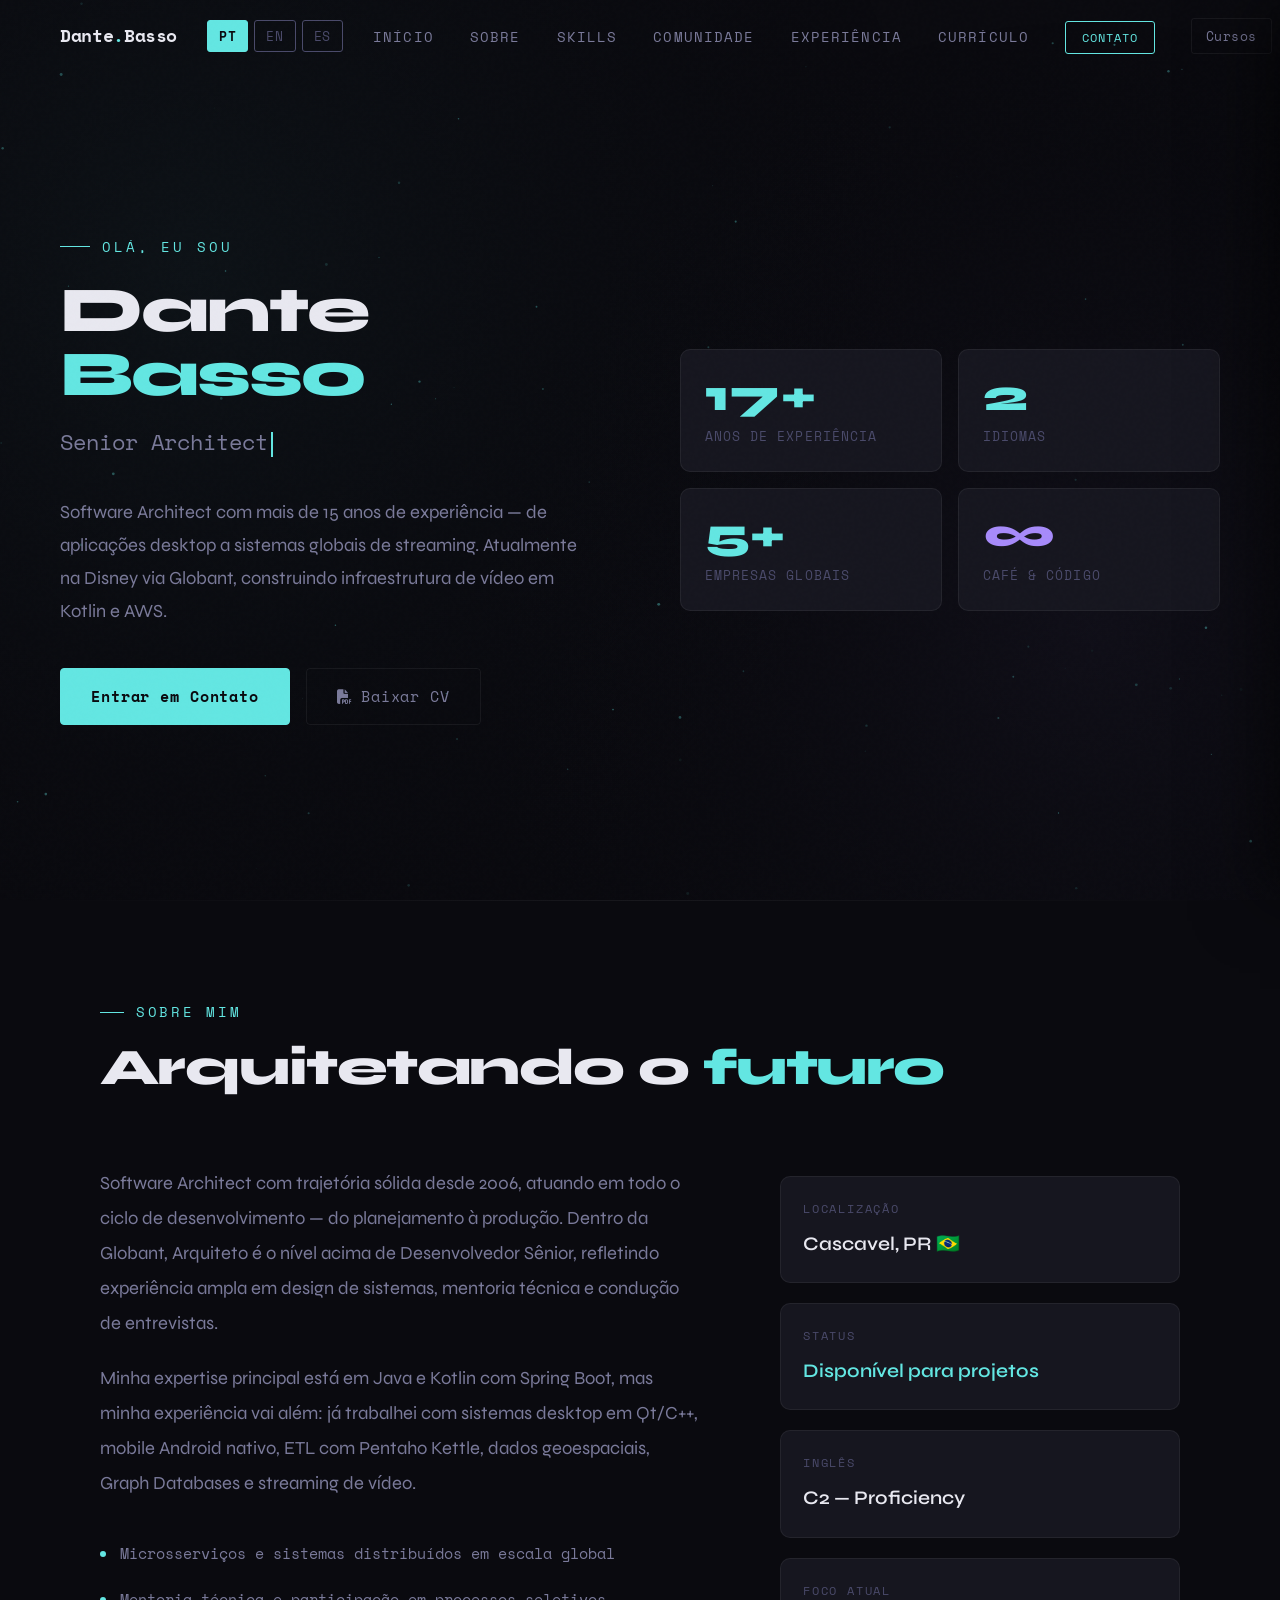
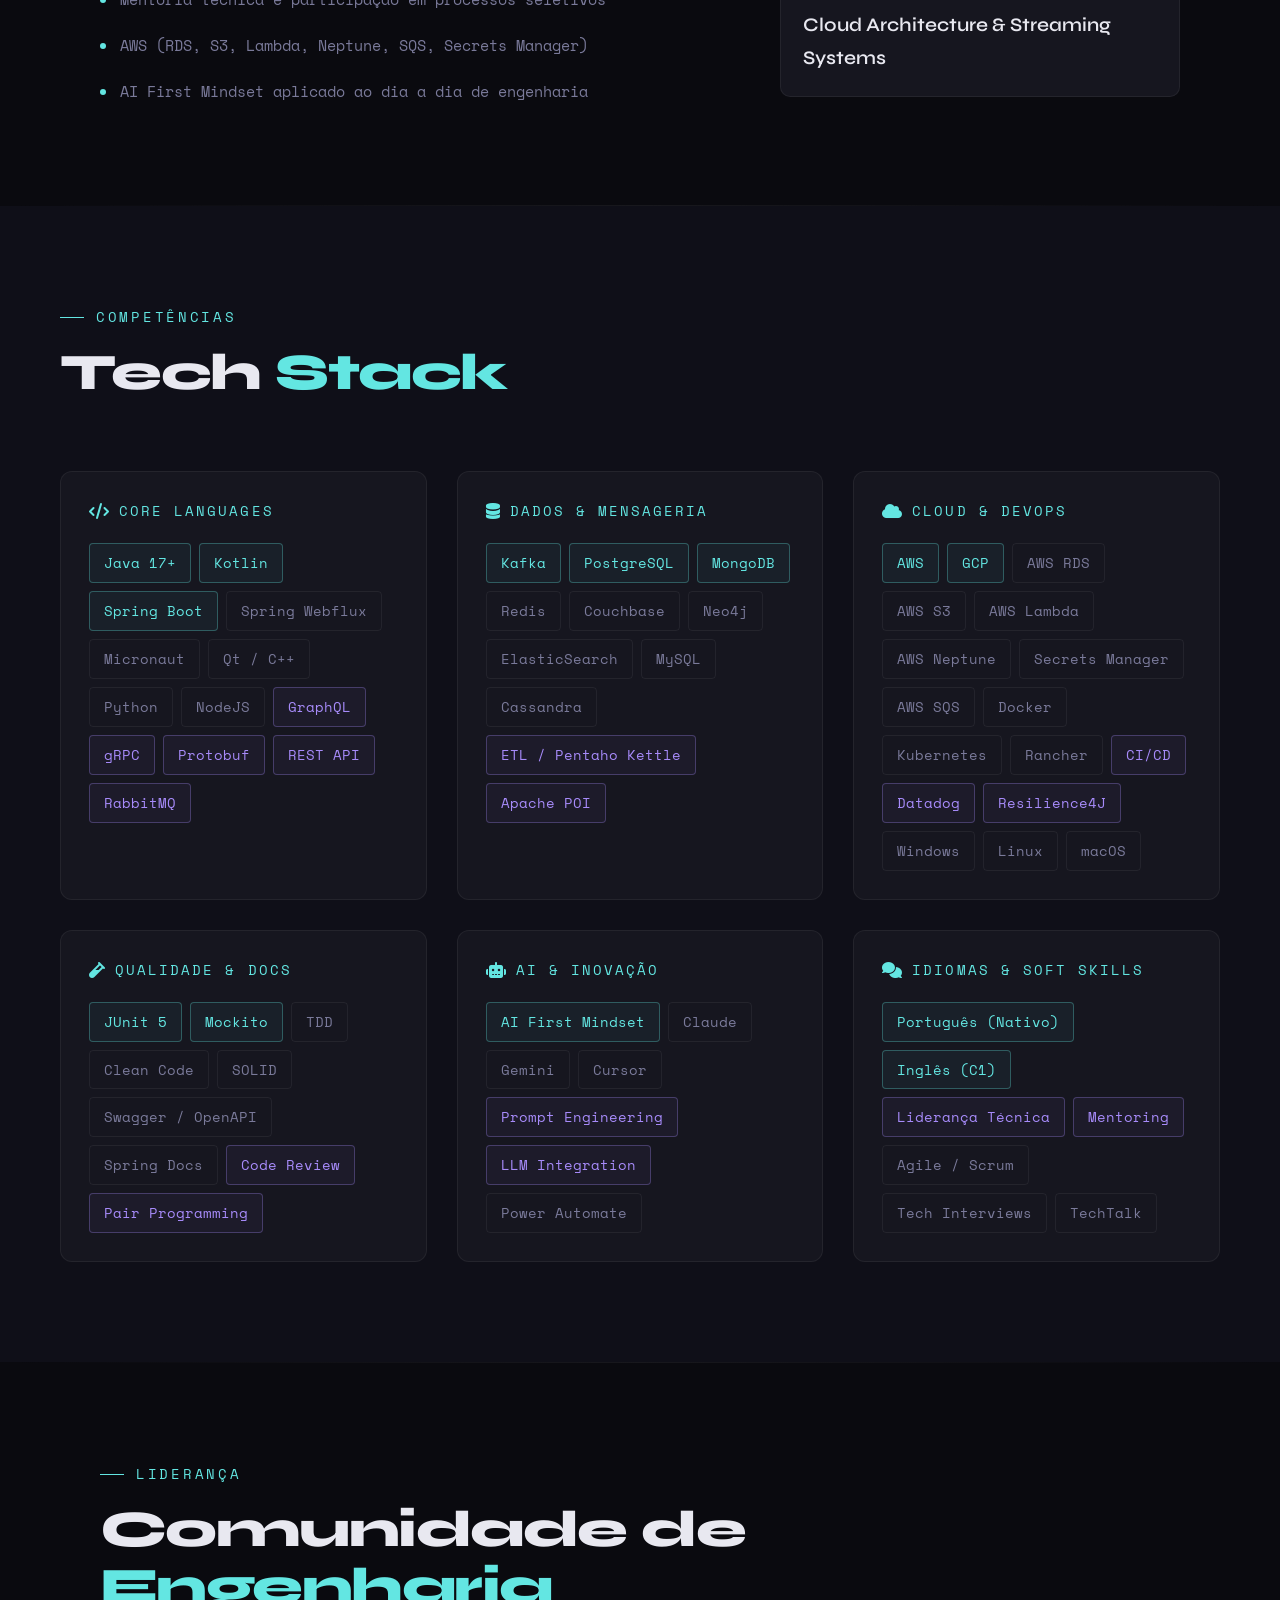
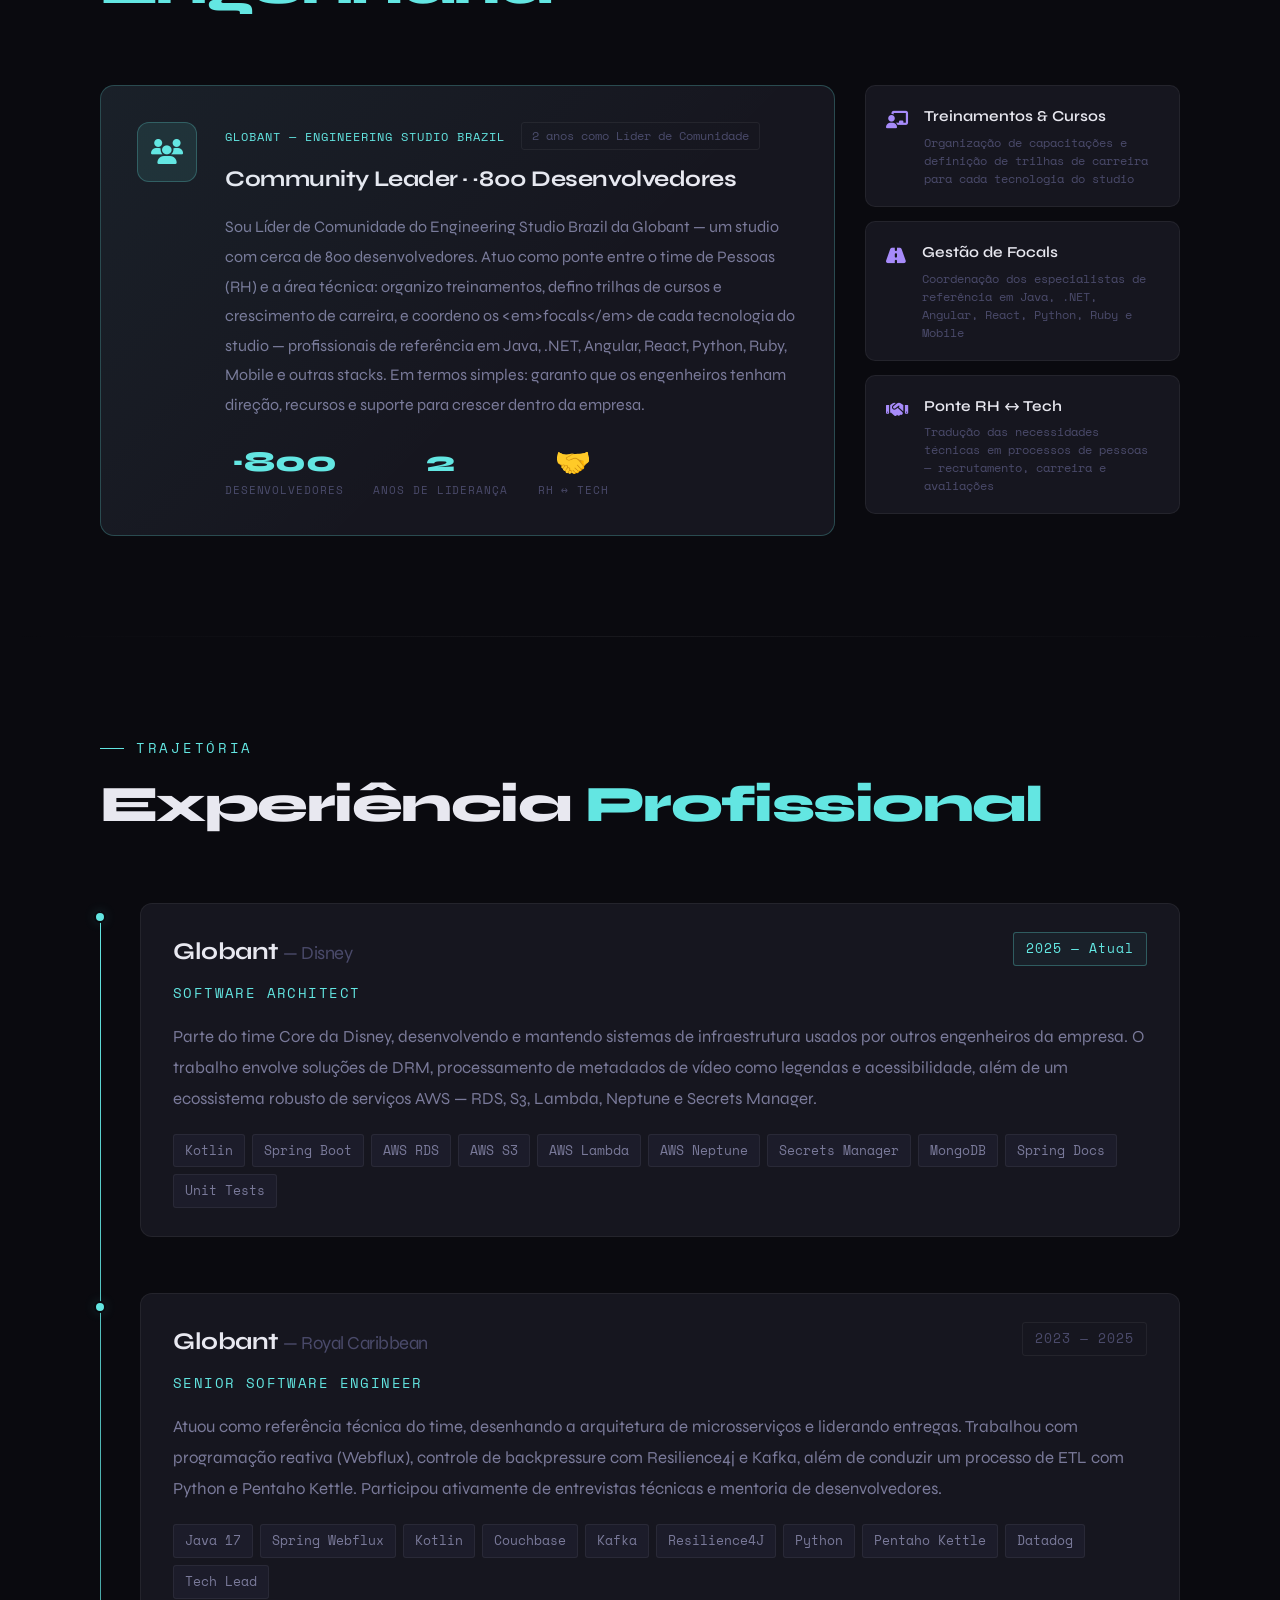
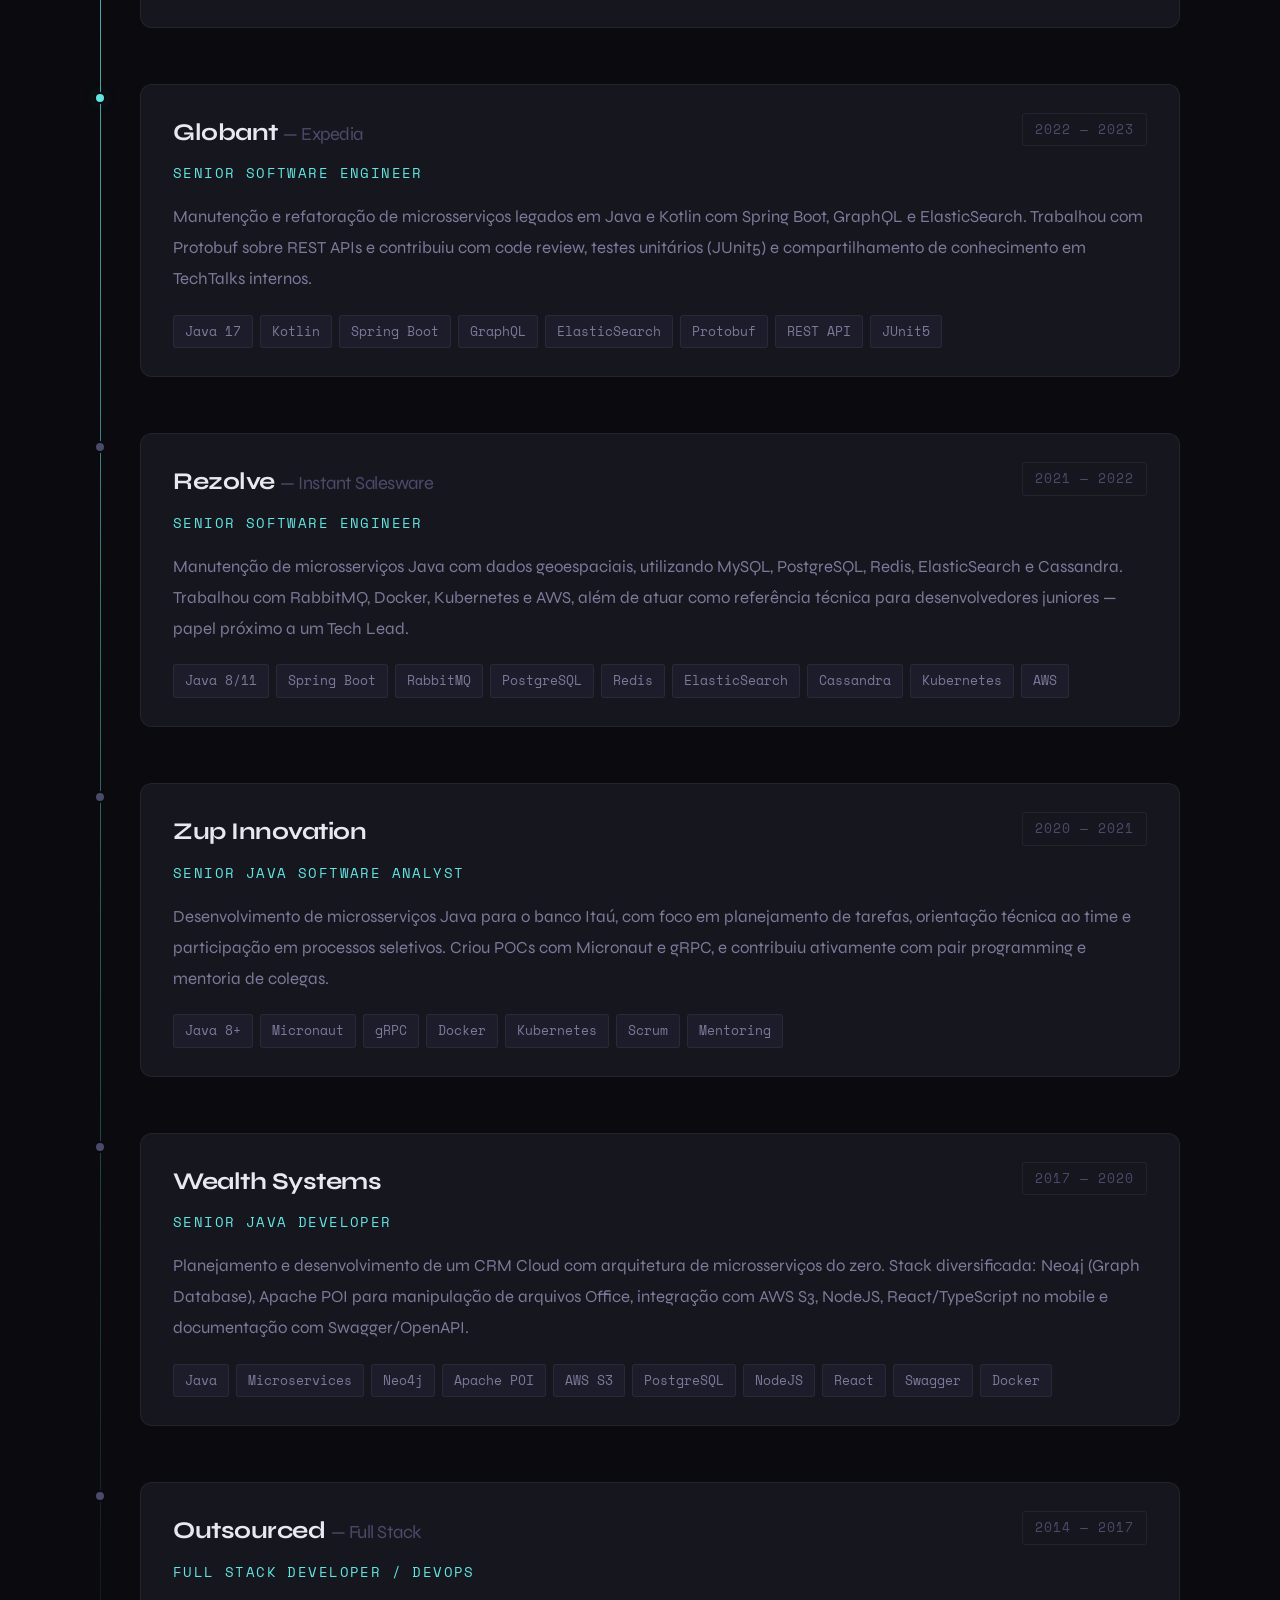
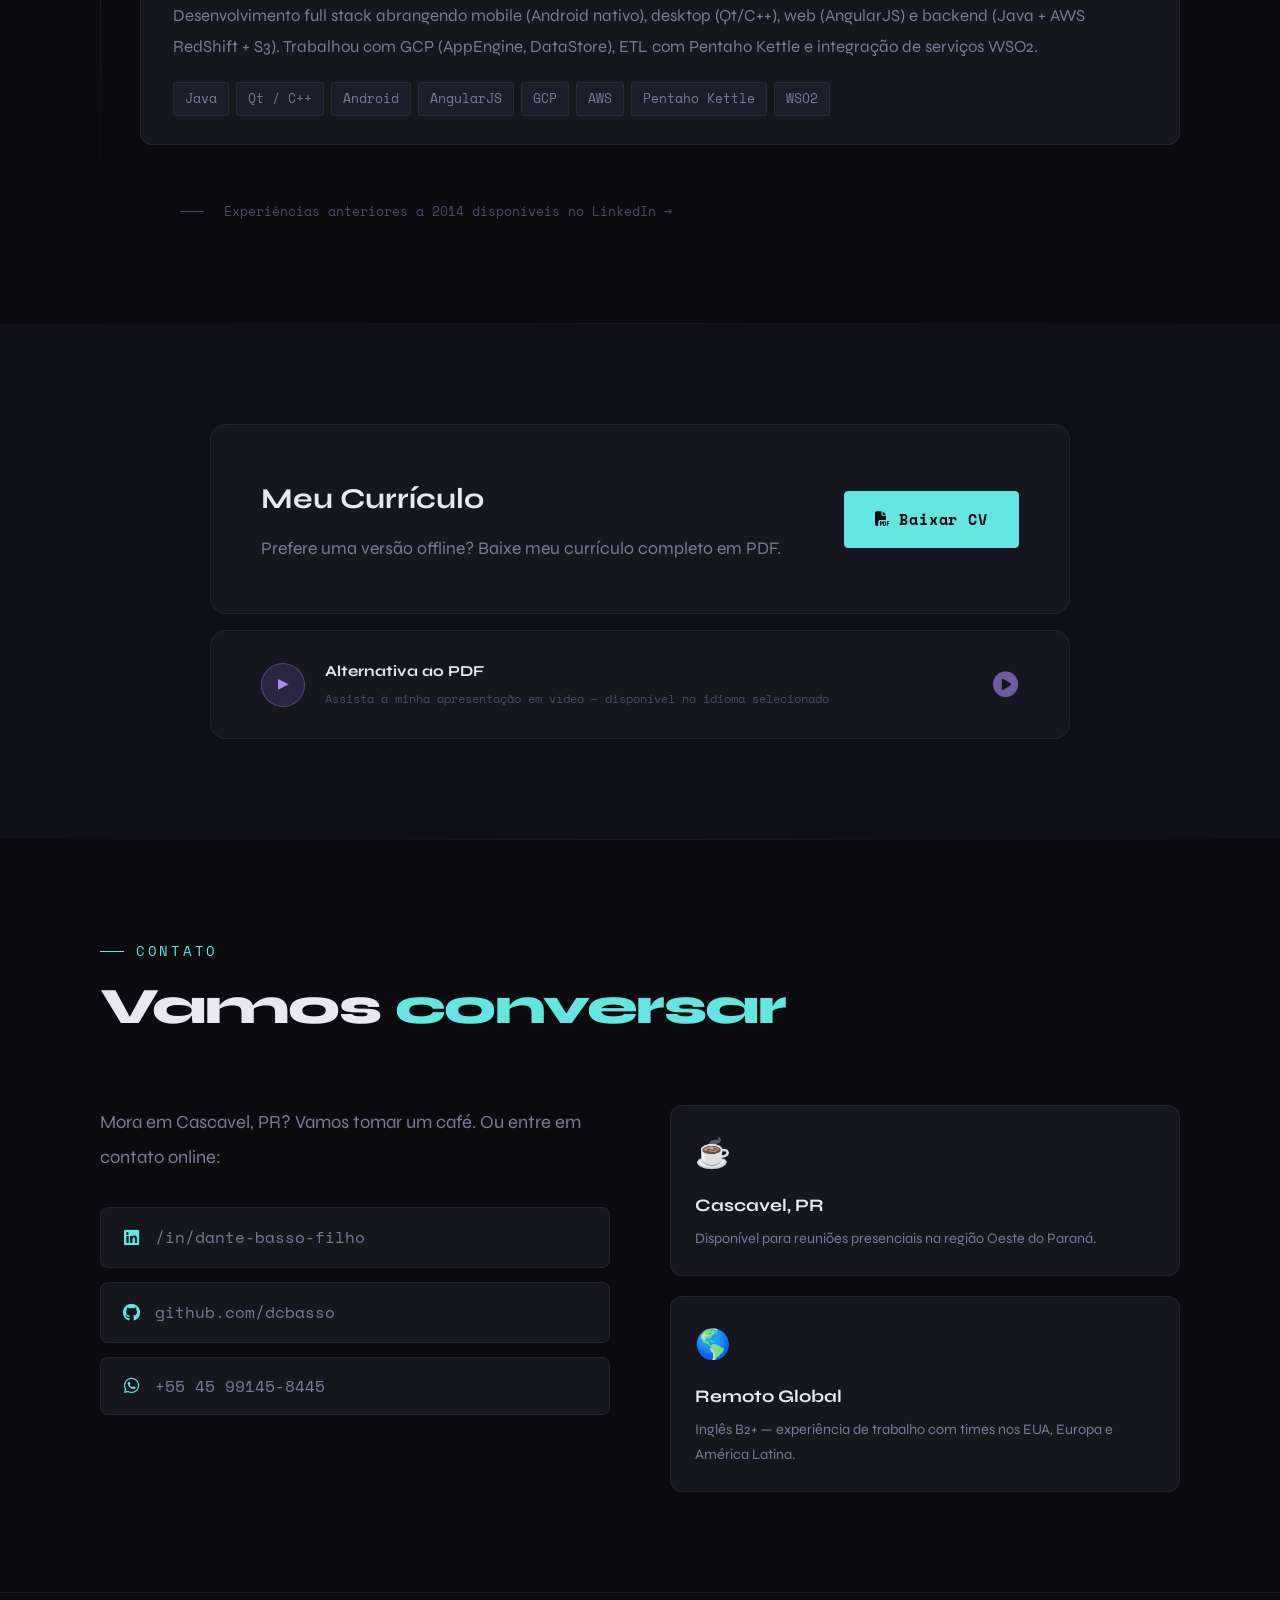
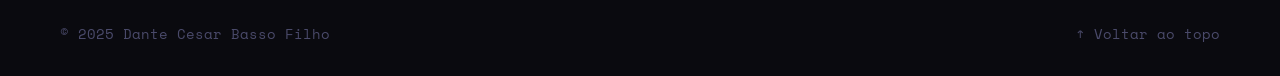
<file: v3.0.0/index.html>
<!DOCTYPE html>
<html lang="pt-BR">
<head>
    <meta charset="UTF-8">
    <meta name="viewport" content="width=device-width, initial-scale=1.0">
    <title>Dante Basso — Software Architect | Java, Kotlin, AWS, Disney</title>
    <meta name="description" content="Portfólio de Dante Cesar Basso Filho. Software Architect especialista em Java, Kotlin, Spring Boot, Microsserviços, AWS e GCP. Atualmente na Disney via Globant.">
    <meta name="keywords" content="Dante Basso, Senior Software Engineer, Java Developer, Spring Boot, Tech Lead, AWS, GCP, Microservices, Kotlin, Disney, Globant, DRM, Neptune, Lambda">
    <meta name="author" content="Dante Cesar Basso Filho">
    <meta name="robots" content="index, follow">
    <link rel="canonical" href="https://dantebasso.com.br/">
    <link rel="icon" href="data:image/svg+xml,<svg xmlns='http://www.w3.org/2000/svg' viewBox='0 0 100 100'><text y='.9em' font-size='90'>💻</text></svg>">

    <!-- Open Graph -->
    <meta property="og:type" content="profile">
    <meta property="og:title" content="Dante Basso | Software Architect">
    <meta property="og:description" content="Software Architect com mais de 15 anos de experiência em Java, Kotlin, Cloud e Streaming. Atualmente na Disney via Globant.">
    <meta property="og:url" content="https://dantebasso.com.br/">
    <meta property="og:image" content="https://dantebasso.com.br/og-image.jpg">
    <meta property="og:locale" content="pt_BR">
    <meta property="og:site_name" content="Dante Basso — Portfólio">

    <!-- Twitter Card -->
    <meta name="twitter:card" content="summary_large_image">
    <meta name="twitter:title" content="Dante Basso | Software Architect">
    <meta name="twitter:description" content="Software Architect com mais de 15 anos de experiência em Java, Kotlin, Cloud e Arquitetura Distribuída.">
    <meta name="twitter:image" content="https://dantebasso.com.br/og-image.jpg">

    <link rel="preconnect" href="https://fonts.googleapis.com">
    <link rel="preconnect" href="https://fonts.gstatic.com" crossorigin>
    <link href="https://fonts.googleapis.com/css2?family=Space+Mono:ital,wght@0,400;0,700;1,400&family=Syne:wght@400;600;700;800&display=swap" rel="stylesheet">
    <link rel="stylesheet" href="https://cdnjs.cloudflare.com/ajax/libs/font-awesome/6.5.0/css/all.min.css">

    <script type="application/ld+json">
    {
      "@context": "https://schema.org",
      "@type": "Person",
      "name": "Dante Cesar Basso Filho",
      "url": "https://dantebasso.com.br",
      "jobTitle": "Software Architect",
      "worksFor": {
        "@type": "Organization",
        "name": "Globant",
        "url": "https://www.globant.com"
      },
      "knowsAbout": ["Java", "Kotlin", "Spring Boot", "AWS", "Microservices", "GCP", "Kafka", "DRM", "GraphQL", "Terraform", "AI"],
      "knowsLanguage": ["pt", "en", "es"],
      "address": {
        "@type": "PostalAddress",
        "addressLocality": "Cascavel",
        "addressRegion": "PR",
        "addressCountry": "BR"
      },
      "sameAs": [
        "https://www.linkedin.com/in/dante-basso-filho",
        "https://github.com/dcbasso"
      ]
    }
    </script>

<style>
/* =============================================
   VARIABLES & RESET
   ============================================= */
:root {
    --bg: #0a0a0f;
    --bg2: #0f0f18;
    --bg3: #14141f;
    --surface: #16161f;
    --surface2: #1c1c2a;
    --border: rgba(255,255,255,0.06);
    --border-accent: rgba(99, 230, 226, 0.25);
    --text: #e8e8f0;
    --text-dim: #7a7a9a;
    --text-muted: #4a4a6a;
    --accent: #63e6e2;
    --accent2: #a78bfa;
    --accent3: #f472b6;
    --glow: rgba(99, 230, 226, 0.15);
    --font-display: 'Syne', sans-serif;
    --font-mono: 'Space Mono', monospace;
}

*, *::before, *::after { margin: 0; padding: 0; box-sizing: border-box; }
html { scroll-behavior: smooth; }

body {
    background-color: var(--bg);
    color: var(--text);
    font-family: var(--font-display);
    font-size: 18px;
    line-height: 1.7;
    overflow-x: hidden;
}

a { text-decoration: none; color: inherit; }
ul { list-style: none; }

/* Noise texture overlay */
body::before {
    content: '';
    position: fixed;
    inset: 0;
    background-image: url("data:image/svg+xml,%3Csvg viewBox='0 0 256 256' xmlns='http://www.w3.org/2000/svg'%3E%3Cfilter id='noise'%3E%3CfeTurbulence type='fractalNoise' baseFrequency='0.9' numOctaves='4' stitchTiles='stitch'/%3E%3C/filter%3E%3Crect width='100%25' height='100%25' filter='url(%23noise)' opacity='0.03'/%3E%3C/svg%3E");
    pointer-events: none;
    z-index: 9999;
    opacity: 0.4;
}

/* =============================================
   SCROLLBAR
   ============================================= */
::-webkit-scrollbar { width: 4px; }
::-webkit-scrollbar-track { background: var(--bg); }
::-webkit-scrollbar-thumb { background: var(--accent); border-radius: 2px; }

/* =============================================
   CANVAS BACKGROUND
   ============================================= */
#bg-canvas {
    position: fixed;
    inset: 0;
    z-index: 0;
    pointer-events: none;
}

/* =============================================
   NAVBAR
   ============================================= */
.navbar {
    position: fixed;
    top: 0;
    width: 100%;
    z-index: 1000;
    padding: 18px 60px;
    display: flex;
    align-items: center;
    gap: 30px;
    transition: background 0.4s, backdrop-filter 0.4s, border-bottom 0.4s;
}

.navbar.scrolled {
    background: rgba(10, 10, 15, 0.88);
    backdrop-filter: blur(20px);
    -webkit-backdrop-filter: blur(20px);
    border-bottom: 1px solid var(--border);
}

.logo {
    font-family: var(--font-mono);
    font-size: 1.1rem;
    font-weight: 700;
    color: var(--text);
    white-space: nowrap;
    letter-spacing: -0.02em;
}
.logo em { color: var(--accent); font-style: normal; }

.lang-switch {
    display: flex;
    gap: 6px;
    margin-right: auto;
}

.lang-btn {
    font-family: var(--font-mono);
    font-size: 0.82rem;
    background: transparent;
    border: 1px solid var(--text-muted);
    color: var(--text-muted);
    padding: 5px 11px;
    border-radius: 3px;
    cursor: pointer;
    transition: all 0.2s;
    letter-spacing: 0.05em;
}
.lang-btn:hover { border-color: var(--accent); color: var(--accent); }
.lang-btn.active {
    background: var(--accent);
    border-color: var(--accent);
    color: #0a0a0f;
    font-weight: 700;
}

.nav-links {
    display: flex;
    gap: 36px;
    align-items: center;
}
.nav-links a {
    font-family: var(--font-mono);
    font-size: 0.88rem;
    color: var(--text-dim);
    letter-spacing: 0.08em;
    text-transform: uppercase;
    transition: color 0.2s;
    position: relative;
}
.nav-links a::after {
    content: '';
    position: absolute;
    bottom: -3px;
    left: 0;
    width: 0;
    height: 1px;
    background: var(--accent);
    transition: width 0.3s;
}
.nav-links a:hover { color: var(--accent); }
.nav-links a:hover::after { width: 100%; }

.nav-cta {
    font-family: var(--font-mono) !important;
    font-size: 0.75rem !important;
    color: var(--accent) !important;
    border: 1px solid var(--accent) !important;
    padding: 7px 16px;
    border-radius: 3px;
    transition: all 0.2s !important;
}
.nav-cta::after { display: none !important; }
.nav-cta:hover {
    background: var(--accent) !important;
    color: #0a0a0f !important;
}

.menu-btn {
    display: none;
    cursor: pointer;
    font-size: 1.3rem;
    color: var(--text-dim);
    background: none;
    border: none;
}

/* =============================================
   HERO
   ============================================= */
.hero {
    position: relative;
    z-index: 1;
    min-height: 100vh;
    display: flex;
    align-items: center;
    padding: 120px 60px 60px;
    overflow: hidden;
}

.hero-inner {
    max-width: 1200px;
    width: 100%;
    margin: 0 auto;
    display: grid;
    grid-template-columns: 1fr 1fr;
    gap: 80px;
    align-items: center;
}

.hero-label {
    font-family: var(--font-mono);
    font-size: 0.9rem;
    color: var(--accent);
    letter-spacing: 0.2em;
    text-transform: uppercase;
    margin-bottom: 20px;
    display: flex;
    align-items: center;
    gap: 12px;
}
.hero-label::before {
    content: '';
    display: block;
    width: 30px;
    height: 1px;
    background: var(--accent);
}

.hero-name {
    font-family: var(--font-display);
    font-size: clamp(3rem, 5vw, 5.5rem);
    font-weight: 800;
    line-height: 1.0;
    letter-spacing: -0.03em;
    margin-bottom: 16px;
}
.hero-name .line { display: block; }
.hero-name .accent { color: var(--accent); }

.hero-typewriter {
    font-family: var(--font-mono);
    font-size: clamp(1rem, 2vw, 1.4rem);
    color: var(--text-dim);
    margin-bottom: 28px;
    min-height: 2em;
}
.hero-typewriter .cursor {
    display: inline-block;
    width: 2px;
    height: 1.1em;
    background: var(--accent);
    margin-left: 3px;
    vertical-align: middle;
    animation: blink 1s step-end infinite;
}

.hero-desc {
    color: var(--text-dim);
    font-size: 1.15rem;
    line-height: 1.8;
    max-width: 520px;
    margin-bottom: 40px;
}

.hero-actions {
    display: flex;
    gap: 16px;
    align-items: center;
}

.btn-primary {
    display: inline-flex;
    align-items: center;
    gap: 8px;
    padding: 15px 30px;
    background: var(--accent);
    color: #0a0a0f;
    font-family: var(--font-mono);
    font-size: 0.92rem;
    font-weight: 700;
    letter-spacing: 0.06em;
    border-radius: 4px;
    transition: all 0.25s;
    border: 1px solid var(--accent);
}
.btn-primary:hover {
    background: transparent;
    color: var(--accent);
    transform: translateY(-2px);
    box-shadow: 0 8px 30px rgba(99, 230, 226, 0.2);
}

.btn-secondary {
    display: inline-flex;
    align-items: center;
    gap: 8px;
    padding: 15px 30px;
    background: transparent;
    color: var(--text-dim);
    font-family: var(--font-mono);
    font-size: 0.92rem;
    letter-spacing: 0.06em;
    border-radius: 4px;
    border: 1px solid var(--border);
    transition: all 0.25s;
}
.btn-secondary:hover {
    border-color: var(--text-dim);
    color: var(--text);
    transform: translateY(-2px);
}

/* Hero Right — Stats Grid */
.hero-right {
    display: grid;
    grid-template-columns: 1fr 1fr;
    gap: 16px;
}

.stat-card {
    background: var(--surface);
    border: 1px solid var(--border);
    border-radius: 10px;
    padding: 24px;
    transition: border-color 0.3s, transform 0.3s;
    position: relative;
    overflow: visible;
}
.stat-card::before {
    content: '';
    position: absolute;
    inset: 0;
    background: linear-gradient(135deg, var(--glow) 0%, transparent 60%);
    opacity: 0;
    transition: opacity 0.3s;
    border-radius: 10px;
    pointer-events: none;
    z-index: 0;
}
.stat-card:hover {
    border-color: var(--border-accent);
    transform: translateY(-3px);
}
.stat-card:hover::before { opacity: 1; }

.stat-number {
    font-family: var(--font-display);
    font-size: 2.8rem;
    font-weight: 800;
    color: var(--accent);
    line-height: 1;
    margin-bottom: 6px;
    position: relative;
    z-index: 1;
}
.stat-label {
    font-family: var(--font-mono);
    font-size: 0.82rem;
    color: var(--text-muted);
    letter-spacing: 0.08em;
    text-transform: uppercase;
    position: relative;
    z-index: 1;
}
.stat-card.wide { grid-column: 1 / -1; }
.stat-card.wide .stat-number { font-size: 2.2rem; }

/* =============================================
   SCROLL INDICATOR
   ============================================= */
.scroll-indicator {
    position: absolute;
    bottom: 40px;
    left: 50%;
    transform: translateX(-50%);
    display: flex;
    flex-direction: column;
    align-items: center;
    gap: 8px;
    opacity: 0;
    animation: fadeIn 1s 1.8s forwards;
}
.scroll-indicator span {
    font-family: var(--font-mono);
    font-size: 0.65rem;
    color: var(--text-muted);
    letter-spacing: 0.15em;
    text-transform: uppercase;
}
.scroll-dot {
    width: 1px;
    height: 40px;
    background: linear-gradient(to bottom, var(--accent), transparent);
    animation: scrollPulse 2s ease-in-out infinite;
}

/* =============================================
   SECTION BASE
   ============================================= */
.section {
    position: relative;
    z-index: 1;
    padding: 100px 60px;
    max-width: 1200px;
    margin: 0 auto;
}

.section-full {
    position: relative;
    z-index: 1;
    padding: 100px 60px;
    background: var(--bg2);
}

.section-full-inner {
    max-width: 1200px;
    margin: 0 auto;
}

.section-header {
    margin-bottom: 70px;
}

.section-eyebrow {
    font-family: var(--font-mono);
    font-size: 0.85rem;
    color: var(--accent);
    letter-spacing: 0.2em;
    text-transform: uppercase;
    display: flex;
    align-items: center;
    gap: 12px;
    margin-bottom: 16px;
}
.section-eyebrow::before {
    content: '';
    display: block;
    width: 24px;
    height: 1px;
    background: var(--accent);
}

.section-title {
    font-family: var(--font-display);
    font-size: clamp(2.2rem, 4vw, 3.5rem);
    font-weight: 800;
    letter-spacing: -0.03em;
    line-height: 1.1;
}
.section-title .accent { color: var(--accent); }

/* =============================================
   ABOUT
   ============================================= */
.about-grid {
    display: grid;
    grid-template-columns: 1.2fr 0.8fr;
    gap: 80px;
    align-items: start;
}

.about-text p {
    color: var(--text-dim);
    font-size: 1.15rem;
    margin-bottom: 20px;
    line-height: 1.9;
}

.about-highlights {
    display: flex;
    flex-direction: column;
    gap: 20px;
    margin-top: 40px;
}

.highlight-item {
    display: flex;
    align-items: center;
    gap: 14px;
    font-family: var(--font-mono);
    font-size: 0.95rem;
    color: var(--text-dim);
}
.highlight-item .dot {
    width: 6px;
    height: 6px;
    border-radius: 50%;
    background: var(--accent);
    flex-shrink: 0;
}

.about-sidebar {
    display: flex;
    flex-direction: column;
    gap: 20px;
    padding-top: 10px;
}

.info-box {
    background: var(--surface);
    border: 1px solid var(--border);
    border-radius: 10px;
    padding: 22px;
}
.info-box-label {
    font-family: var(--font-mono);
    font-size: 0.75rem;
    color: var(--text-muted);
    letter-spacing: 0.15em;
    text-transform: uppercase;
    margin-bottom: 8px;
}
.info-box-value {
    font-family: var(--font-display);
    font-size: 1.2rem;
    font-weight: 600;
    color: var(--text);
}
.info-box-value.accent { color: var(--accent); }

/* =============================================
   SKILLS
   ============================================= */
.skills-wrapper {
    display: grid;
    grid-template-columns: repeat(auto-fit, minmax(280px, 1fr));
    gap: 30px;
}

.skill-group {
    background: var(--surface);
    border: 1px solid var(--border);
    border-radius: 12px;
    padding: 28px;
    transition: border-color 0.3s;
}
.skill-group:hover { border-color: var(--border-accent); }

.skill-group-title {
    font-family: var(--font-mono);
    font-size: 0.85rem;
    color: var(--accent);
    letter-spacing: 0.15em;
    text-transform: uppercase;
    margin-bottom: 20px;
    display: flex;
    align-items: center;
    gap: 8px;
}
.skill-group-title i { font-size: 1rem; }

.skill-pills {
    display: flex;
    flex-wrap: wrap;
    gap: 8px;
}

.pill {
    font-family: var(--font-mono);
    font-size: 0.88rem;
    padding: 7px 14px;
    border-radius: 4px;
    border: 1px solid var(--border);
    color: var(--text-dim);
    transition: all 0.2s;
    cursor: default;
}
.pill:hover {
    border-color: var(--accent);
    color: var(--accent);
    background: rgba(99, 230, 226, 0.05);
}
.pill.primary {
    border-color: rgba(99, 230, 226, 0.3);
    color: var(--accent);
    background: rgba(99, 230, 226, 0.05);
}
.pill.secondary {
    border-color: rgba(167, 139, 250, 0.3);
    color: var(--accent2);
    background: rgba(167, 139, 250, 0.05);
}

/* =============================================
   EXPERIENCE — TIMELINE
   ============================================= */
.timeline {
    position: relative;
    padding-left: 40px;
}

.timeline::before {
    content: '';
    position: absolute;
    left: 0;
    top: 8px;
    bottom: 8px;
    width: 1px;
    background: linear-gradient(to bottom, var(--accent), transparent);
}

.timeline-item {
    position: relative;
    margin-bottom: 56px;
    opacity: 0;
    transform: translateX(-20px);
    transition: opacity 0.6s, transform 0.6s;
}
.timeline-item.visible { opacity: 1; transform: translateX(0); }
.timeline-item:last-child { margin-bottom: 0; }

.timeline-dot {
    position: absolute;
    left: -46px;
    top: 8px;
    width: 12px;
    height: 12px;
    border-radius: 50%;
    background: var(--accent);
    border: 2px solid var(--bg);
    box-shadow: 0 0 12px var(--glow);
}
.timeline-item.dimmed .timeline-dot {
    background: var(--text-muted);
    box-shadow: none;
}

.exp-card {
    background: var(--surface);
    border: 1px solid var(--border);
    border-radius: 12px;
    padding: 28px 32px;
    transition: border-color 0.3s, transform 0.3s;
}
.exp-card:hover {
    border-color: var(--border-accent);
    transform: translateX(6px);
}

.exp-header {
    display: flex;
    justify-content: space-between;
    align-items: flex-start;
    margin-bottom: 8px;
    flex-wrap: wrap;
    gap: 10px;
}

.exp-company {
    font-family: var(--font-display);
    font-size: 1.5rem;
    font-weight: 700;
    letter-spacing: -0.02em;
}
.exp-company .client {
    font-weight: 400;
    color: var(--text-muted);
    font-size: 1.15rem;
}

.exp-date {
    font-family: var(--font-mono);
    font-size: 0.8rem;
    color: var(--text-muted);
    letter-spacing: 0.08em;
    padding: 5px 12px;
    border: 1px solid var(--border);
    border-radius: 3px;
    white-space: nowrap;
}
.exp-date.current {
    border-color: rgba(99, 230, 226, 0.3);
    color: var(--accent);
    background: rgba(99, 230, 226, 0.05);
}

.exp-role {
    font-family: var(--font-mono);
    font-size: 0.88rem;
    color: var(--accent);
    letter-spacing: 0.1em;
    text-transform: uppercase;
    margin-bottom: 16px;
}

.exp-desc {
    color: var(--text-dim);
    font-size: 1.05rem;
    line-height: 1.85;
    margin-bottom: 20px;
}

.exp-tags {
    display: flex;
    flex-wrap: wrap;
    gap: 7px;
}
.exp-tag {
    font-family: var(--font-mono);
    font-size: 0.8rem;
    padding: 5px 11px;
    border-radius: 3px;
    background: var(--surface2);
    color: var(--text-dim);
    border: 1px solid var(--border);
    transition: all 0.2s;
}
.exp-tag:hover { color: var(--accent); border-color: rgba(99, 230, 226, 0.2); }

/* =============================================
   RESUME
   ============================================= */
.resume-block {
    background: var(--surface);
    border: 1px solid var(--border);
    border-radius: 16px;
    padding: 50px;
    display: flex;
    align-items: center;
    justify-content: space-between;
    gap: 40px;
    max-width: 860px;
    margin: 0 auto;
    transition: border-color 0.3s;
}
.resume-block:hover { border-color: var(--border-accent); }

.resume-block-text h3 {
    font-family: var(--font-display);
    font-size: 1.8rem;
    font-weight: 700;
    margin-bottom: 10px;
}
.resume-block-text p {
    color: var(--text-dim);
    font-size: 1.1rem;
}

/* =============================================
   CONTACT
   ============================================= */
.contact-grid {
    display: grid;
    grid-template-columns: 1fr 1fr;
    gap: 60px;
    align-items: start;
}

.contact-text {
    font-size: 1.15rem;
    color: var(--text-dim);
    line-height: 1.9;
    margin-bottom: 32px;
}

.contact-links {
    display: flex;
    flex-direction: column;
    gap: 14px;
}

.contact-link {
    display: flex;
    align-items: center;
    gap: 14px;
    color: var(--text-dim);
    font-family: var(--font-mono);
    font-size: 1rem;
    padding: 16px 20px;
    border: 1px solid var(--border);
    border-radius: 8px;
    transition: all 0.25s;
    background: var(--surface);
}
.contact-link:hover {
    border-color: var(--border-accent);
    color: var(--accent);
    transform: translateX(6px);
    background: rgba(99, 230, 226, 0.04);
}
.contact-link i {
    font-size: 1.1rem;
    color: var(--accent);
    width: 20px;
    text-align: center;
}

.contact-side {
    display: flex;
    flex-direction: column;
    gap: 20px;
}

.contact-card {
    background: var(--surface);
    border: 1px solid var(--border);
    border-radius: 12px;
    padding: 24px;
}
.contact-card-icon {
    font-size: 1.8rem;
    margin-bottom: 12px;
}
.contact-card h4 {
    font-weight: 700;
    font-size: 1.1rem;
    margin-bottom: 6px;
}
.contact-card p {
    color: var(--text-dim);
    font-size: 0.9rem;
}

/* =============================================
   FOOTER
   ============================================= */
footer {
    position: relative;
    z-index: 1;
    border-top: 1px solid var(--border);
    padding: 30px 60px;
    display: flex;
    justify-content: space-between;
    align-items: center;
    background: var(--bg);
}
footer p {
    font-family: var(--font-mono);
    font-size: 0.85rem;
    color: var(--text-muted);
}
footer a {
    font-family: var(--font-mono);
    font-size: 0.85rem;
    color: var(--text-muted);
    transition: color 0.2s;
}
footer a:hover { color: var(--accent); }

/* =============================================
   DIVIDER
   ============================================= */
.divider {
    width: 100%;
    height: 1px;
    background: linear-gradient(to right, transparent, var(--border), transparent);
    position: relative;
    z-index: 1;
}

/* =============================================
   LANGUAGE TOOLTIP
   ============================================= */
.lang-stat-card {
    position: relative;
    cursor: default;
}
.lang-tooltip {
    position: absolute;
    bottom: calc(100% + 10px);
    left: 50%;
    transform: translateX(-50%) translateY(6px);
    background: var(--surface2);
    border: 1px solid var(--border-accent);
    border-radius: 8px;
    padding: 12px 16px;
    min-width: 180px;
    opacity: 0;
    pointer-events: none;
    transition: opacity 0.2s, transform 0.2s;
    z-index: 100;
    box-shadow: 0 8px 30px rgba(0,0,0,0.4);
}
.lang-stat-card:hover .lang-tooltip {
    opacity: 1;
    transform: translateX(-50%) translateY(0);
}
.lang-tooltip::after {
    content: '';
    position: absolute;
    top: 100%;
    left: 50%;
    transform: translateX(-50%);
    border: 6px solid transparent;
    border-top-color: var(--border-accent);
}
.lang-tooltip-row {
    display: flex;
    align-items: center;
    gap: 10px;
    padding: 5px 0;
}
.lang-tooltip-row:not(:last-child) {
    border-bottom: 1px solid var(--border);
}
.lt-flag { font-size: 1.1rem; }
.lt-name {
    font-family: var(--font-display);
    font-size: 0.9rem;
    font-weight: 600;
    color: var(--text);
    flex: 1;
}
.lt-level {
    font-family: var(--font-mono);
    font-size: 0.75rem;
    color: var(--accent);
    background: rgba(99,230,226,0.1);
    padding: 2px 8px;
    border-radius: 3px;
}

/* Pill tooltip */
.lang-pill {
    position: relative;
    cursor: default;
}
.pill-tooltip {
    position: absolute;
    bottom: calc(100% + 8px);
    left: 50%;
    transform: translateX(-50%) translateY(4px);
    background: var(--surface2);
    border: 1px solid var(--border-accent);
    border-radius: 6px;
    padding: 6px 12px;
    font-size: 0.78rem;
    white-space: nowrap;
    opacity: 0;
    pointer-events: none;
    transition: opacity 0.2s, transform 0.2s;
    z-index: 100;
    color: var(--accent);
    font-family: var(--font-mono);
}
.lang-pill:hover .pill-tooltip {
    opacity: 1;
    transform: translateX(-50%) translateY(0);
}

/* =============================================
   COMMUNITY
   ============================================= */
.community-grid {
    display: grid;
    grid-template-columns: 1.4fr 0.6fr;
    gap: 30px;
    align-items: start;
}

.community-card-main {
    background: var(--surface);
    border: 1px solid var(--border-accent);
    border-radius: 14px;
    padding: 36px;
    display: flex;
    gap: 28px;
    align-items: flex-start;
    transition: transform 0.3s, border-color 0.3s;
    position: relative;
    overflow: hidden;
}
.community-card-main::before {
    content: '';
    position: absolute;
    inset: 0;
    background: linear-gradient(135deg, rgba(99,230,226,0.05) 0%, transparent 60%);
    pointer-events: none;
}
.community-card-main:hover { transform: translateY(-4px); }

.community-badge {
    width: 60px;
    height: 60px;
    border-radius: 12px;
    background: rgba(99,230,226,0.1);
    border: 1px solid var(--border-accent);
    display: flex;
    align-items: center;
    justify-content: center;
    font-size: 1.6rem;
    color: var(--accent);
    flex-shrink: 0;
}

.community-body { flex: 1; }

.community-meta {
    display: flex;
    align-items: center;
    gap: 16px;
    margin-bottom: 10px;
    flex-wrap: wrap;
}
.community-org {
    font-family: var(--font-mono);
    font-size: 0.78rem;
    color: var(--accent);
    letter-spacing: 0.08em;
    text-transform: uppercase;
}
.community-duration {
    font-family: var(--font-mono);
    font-size: 0.75rem;
    color: var(--text-muted);
    padding: 3px 10px;
    border: 1px solid var(--border);
    border-radius: 3px;
}

.community-name {
    font-family: var(--font-display);
    font-size: 1.4rem;
    font-weight: 700;
    margin-bottom: 14px;
    letter-spacing: -0.02em;
}

.community-desc {
    color: var(--text-dim);
    font-size: 1rem;
    line-height: 1.85;
    margin-bottom: 28px;
}

.community-highlights {
    display: flex;
    gap: 30px;
}
.community-highlight {
    display: flex;
    flex-direction: column;
    align-items: center;
    gap: 4px;
}
.ch-number {
    font-family: var(--font-display);
    font-size: 1.8rem;
    font-weight: 800;
    color: var(--accent);
    line-height: 1;
}
.ch-label {
    font-family: var(--font-mono);
    font-size: 0.7rem;
    color: var(--text-muted);
    text-transform: uppercase;
    letter-spacing: 0.08em;
    text-align: center;
}

.community-side {
    display: flex;
    flex-direction: column;
    gap: 14px;
}

.community-pill-card {
    background: var(--surface);
    border: 1px solid var(--border);
    border-radius: 10px;
    padding: 18px 20px;
    display: flex;
    gap: 16px;
    align-items: flex-start;
    transition: border-color 0.3s, transform 0.3s;
}
.community-pill-card:hover {
    border-color: var(--border-accent);
    transform: translateX(4px);
}
.cpc-icon {
    color: var(--accent2);
    font-size: 1.1rem;
    margin-top: 2px;
    flex-shrink: 0;
}
.cpc-title {
    font-family: var(--font-display);
    font-size: 0.95rem;
    font-weight: 600;
    margin-bottom: 4px;
}
.cpc-desc {
    font-family: var(--font-mono);
    font-size: 0.75rem;
    color: var(--text-muted);
    line-height: 1.5;
}

/* Early career line */
.early-career {
    display: flex;
    align-items: center;
    gap: 20px;
    margin-top: 40px;
    padding-left: 40px;
}
.early-career-line {
    display: block;
    width: 24px;
    height: 1px;
    background: var(--text-muted);
    flex-shrink: 0;
}
.early-career p {
    font-family: var(--font-mono);
    font-size: 0.8rem;
    color: var(--text-muted);
}
.early-career a {
    color: var(--accent);
    text-decoration: underline;
    text-underline-offset: 3px;
    transition: opacity 0.2s;
}
.early-career a:hover { opacity: 0.75; }

@media (max-width: 900px) {
    .community-grid { grid-template-columns: 1fr; }
    .community-card-main { flex-direction: column; gap: 20px; }
    .community-highlights { gap: 20px; }
}
/* =============================================
   VIDEO PITCH BOX
   ============================================= */
.video-pitch-box {
    display: flex;
    align-items: center;
    gap: 20px;
    padding: 28px 50px;
    background: var(--surface);
    border: 1px solid var(--border);
    border-radius: 16px;
    cursor: pointer;
    transition: all 0.25s;
    margin: 16px auto 0;
    max-width: 860px;
    width: 100%;
}
.video-pitch-box:hover {
    border-color: var(--accent2);
    background: rgba(167,139,250,0.04);
    transform: translateY(-2px);
}
.video-pitch-icon {
    width: 44px;
    height: 44px;
    border-radius: 50%;
    background: rgba(167,139,250,0.15);
    border: 1px solid rgba(167,139,250,0.3);
    display: flex;
    align-items: center;
    justify-content: center;
    font-size: 0.9rem;
    color: var(--accent2);
    flex-shrink: 0;
}
.video-pitch-text {
    display: flex;
    flex-direction: column;
    gap: 3px;
    flex: 1;
}
.video-pitch-label {
    font-family: var(--font-display);
    font-size: 0.95rem;
    font-weight: 700;
    color: var(--text);
}
.video-pitch-desc {
    font-family: var(--font-mono);
    font-size: 0.78rem;
    color: var(--text-muted);
}
.video-pitch-arrow {
    font-size: 1.6rem;
    color: var(--accent2);
    opacity: 0.6;
    flex-shrink: 0;
    transition: opacity 0.2s, transform 0.2s;
}
.video-pitch-box:hover .video-pitch-arrow {
    opacity: 1;
    transform: scale(1.1);
}

/* =============================================
   VIDEO MODAL
   ============================================= */
.video-modal-overlay {
    position: fixed;
    inset: 0;
    background: rgba(0,0,0,0.85);
    backdrop-filter: blur(6px);
    z-index: 2000;
    opacity: 0;
    pointer-events: none;
    transition: opacity 0.3s;
}
.video-modal-overlay.open {
    opacity: 1;
    pointer-events: all;
}
.video-modal {
    position: fixed;
    top: 50%;
    left: 50%;
    transform: translate(-50%, -48%) scale(0.95);
    z-index: 2100;
    width: 90vw;
    max-width: 900px;
    opacity: 0;
    pointer-events: none;
    transition: opacity 0.3s, transform 0.3s;
}
.video-modal.open {
    opacity: 1;
    pointer-events: all;
    transform: translate(-50%, -50%) scale(1);
}
.video-modal video {
    width: 100%;
    border-radius: 12px;
    display: block;
    box-shadow: 0 30px 80px rgba(0,0,0,0.7);
}
.video-modal-close {
    position: absolute;
    top: -42px;
    right: 0;
    background: transparent;
    border: 1px solid rgba(255,255,255,0.2);
    color: rgba(255,255,255,0.7);
    width: 34px;
    height: 34px;
    border-radius: 6px;
    cursor: pointer;
    display: flex;
    align-items: center;
    justify-content: center;
    font-size: 0.85rem;
    transition: all 0.2s;
}
.video-modal-close:hover {
    border-color: white;
    color: white;
}

/* Phone dialog trigger */
.phone-dialog-trigger {
    width: 100%;
    text-align: left;
    text-decoration: none;
    cursor: pointer;
    /* reset button defaults */
    -webkit-appearance: none;
    appearance: none;
}

/* Phone dialog */
.phone-dialog-overlay {
    position: fixed;
    inset: 0;
    background: rgba(0,0,0,0.6);
    backdrop-filter: blur(4px);
    z-index: 2000;
    opacity: 0;
    pointer-events: none;
    transition: opacity 0.25s;
}
.phone-dialog-overlay.open {
    opacity: 1;
    pointer-events: all;
}
.phone-dialog {
    position: fixed;
    top: 50%;
    left: 50%;
    transform: translate(-50%, -46%) scale(0.95);
    background: var(--surface2);
    border: 1px solid var(--border-accent);
    border-radius: 16px;
    padding: 36px 32px 28px;
    z-index: 2100;
    width: 320px;
    max-width: calc(100vw - 40px);
    box-shadow: 0 24px 60px rgba(0,0,0,0.5);
    opacity: 0;
    pointer-events: none;
    transition: opacity 0.25s, transform 0.25s;
}
.phone-dialog.open {
    opacity: 1;
    pointer-events: all;
    transform: translate(-50%, -50%) scale(1);
}
.phone-dialog-number {
    display: flex;
    align-items: center;
    justify-content: center;
    gap: 12px;
    font-family: var(--font-display);
    font-size: 1.35rem;
    font-weight: 700;
    color: var(--text);
    margin-bottom: 28px;
    letter-spacing: 0.02em;
}
.phone-dialog-number i {
    color: #25d366;
    font-size: 1.5rem;
}
.phone-dialog-actions {
    display: flex;
    flex-direction: column;
    gap: 10px;
}
.phone-dialog-btn {
    display: flex;
    align-items: center;
    justify-content: center;
    gap: 10px;
    padding: 13px 20px;
    border-radius: 8px;
    border: none;
    font-family: var(--font-mono);
    font-size: 0.88rem;
    font-weight: 600;
    cursor: pointer;
    text-decoration: none;
    transition: filter 0.2s, transform 0.15s;
}
.phone-dialog-btn:hover {
    filter: brightness(1.15);
    transform: translateY(-1px);
}
.btn-whatsapp {
    background: #25d366;
    color: #fff;
}
.btn-copy {
    background: var(--surface);
    border: 1px solid var(--border) !important;
    color: var(--text-dim);
}
.btn-copy.copied {
    border-color: var(--accent) !important;
    color: var(--accent);
}
.btn-close {
    background: transparent;
    border: 1px solid var(--border) !important;
    color: var(--text-muted);
}

/* =============================================
   COURSES DRAWER
   ============================================= */
.nav-courses-btn {
    font-family: var(--font-mono);
    font-size: 0.82rem;
    background: transparent;
    border: 1px solid var(--border);
    color: var(--text-dim);
    padding: 7px 14px;
    border-radius: 3px;
    cursor: pointer;
    transition: all 0.2s;
    letter-spacing: 0.04em;
    white-space: nowrap;
}
.nav-courses-btn:hover {
    border-color: var(--accent2);
    color: var(--accent2);
}

.drawer-overlay {
    position: fixed;
    inset: 0;
    background: rgba(0,0,0,0.55);
    backdrop-filter: blur(4px);
    z-index: 1100;
    opacity: 0;
    pointer-events: none;
    transition: opacity 0.35s;
}
.drawer-overlay.open {
    opacity: 1;
    pointer-events: all;
}

.courses-drawer {
    position: fixed;
    top: 0;
    right: 0;
    width: 420px;
    max-width: 100vw;
    height: 100vh;
    background: var(--bg2);
    border-left: 1px solid var(--border);
    z-index: 1200;
    display: flex;
    flex-direction: column;
    transform: translateX(100%);
    transition: transform 0.38s cubic-bezier(0.4, 0, 0.2, 1);
    box-shadow: -20px 0 60px rgba(0,0,0,0.5);
}
.courses-drawer.open {
    transform: translateX(0);
}

.drawer-header {
    display: flex;
    justify-content: space-between;
    align-items: flex-start;
    padding: 32px 28px 20px;
    border-bottom: 1px solid var(--border);
    flex-shrink: 0;
}
.drawer-eyebrow {
    font-family: var(--font-mono);
    font-size: 0.72rem;
    color: var(--accent2);
    letter-spacing: 0.2em;
    text-transform: uppercase;
    margin-bottom: 6px;
}
.drawer-title {
    font-family: var(--font-display);
    font-size: 1.5rem;
    font-weight: 700;
    letter-spacing: -0.02em;
}

.drawer-close {
    background: transparent;
    border: 1px solid var(--border);
    color: var(--text-dim);
    width: 36px;
    height: 36px;
    border-radius: 6px;
    cursor: pointer;
    display: flex;
    align-items: center;
    justify-content: center;
    transition: all 0.2s;
    flex-shrink: 0;
    margin-top: 4px;
}
.drawer-close:hover {
    border-color: var(--accent);
    color: var(--accent);
}

.drawer-search {
    padding: 16px 28px;
    border-bottom: 1px solid var(--border);
    display: flex;
    align-items: center;
    gap: 10px;
    flex-shrink: 0;
}
.drawer-search i {
    color: var(--text-muted);
    font-size: 0.85rem;
}
.drawer-search input {
    background: transparent;
    border: none;
    outline: none;
    color: var(--text);
    font-family: var(--font-mono);
    font-size: 0.88rem;
    width: 100%;
    caret-color: var(--accent);
}
.drawer-search input::placeholder { color: var(--text-muted); }

.drawer-list {
    flex: 1;
    overflow-y: auto;
    padding: 8px 0 32px;
}
.drawer-list::-webkit-scrollbar { width: 3px; }
.drawer-list::-webkit-scrollbar-thumb { background: var(--accent2); border-radius: 2px; }

.drawer-year-group { margin-bottom: 4px; }

.drawer-year-label {
    font-family: var(--font-mono);
    font-size: 0.68rem;
    color: var(--text-muted);
    letter-spacing: 0.18em;
    text-transform: uppercase;
    padding: 14px 28px 6px;
    position: sticky;
    top: 0;
    background: var(--bg2);
    z-index: 1;
}

.course-item {
    display: flex;
    align-items: flex-start;
    gap: 14px;
    padding: 14px 28px;
    border-bottom: 1px solid var(--border);
    transition: background 0.2s;
    cursor: default;
}
.course-item:hover { background: var(--surface); }
.course-item:last-child { border-bottom: none; }

.course-dot {
    width: 7px;
    height: 7px;
    border-radius: 50%;
    background: var(--accent2);
    flex-shrink: 0;
    margin-top: 6px;
}

.course-info { flex: 1; }

.course-name {
    font-family: var(--font-display);
    font-size: 0.95rem;
    font-weight: 600;
    color: var(--text);
    line-height: 1.4;
    margin-bottom: 4px;
}

.course-meta {
    display: flex;
    gap: 12px;
    align-items: center;
    flex-wrap: wrap;
}
.course-date {
    font-family: var(--font-mono);
    font-size: 0.72rem;
    color: var(--text-muted);
}
.course-source {
    font-family: var(--font-mono);
    font-size: 0.68rem;
    color: var(--accent2);
    background: rgba(167,139,250,0.08);
    border: 1px solid rgba(167,139,250,0.2);
    padding: 1px 7px;
    border-radius: 3px;
}

.drawer-empty {
    text-align: center;
    padding: 60px 28px;
    font-family: var(--font-mono);
    font-size: 0.85rem;
    color: var(--text-muted);
}

@media (max-width: 900px) {
    .courses-drawer { width: 100vw; }
    .nav-courses-btn { font-size: 0.75rem; padding: 6px 10px; }
}

/* =============================================
   ANIMATIONS KEYFRAMES
    to { opacity: 1; transform: translateY(0); }
}
@keyframes fadeUp {
    to { opacity: 1; transform: translateY(0); }
}
@keyframes fadeIn {
    to { opacity: 1; }
}
@keyframes blink {
    0%, 100% { opacity: 1; }
    50% { opacity: 0; }
}
@keyframes scrollPulse {
    0%, 100% { transform: scaleY(1); opacity: 0.6; }
    50% { transform: scaleY(1.3); opacity: 1; }
}

/* Intersection observer fade-in */
.reveal {
    opacity: 0;
    transform: translateY(30px);
    transition: opacity 0.7s ease, transform 0.7s ease;
}
.reveal.visible {
    opacity: 1;
    transform: translateY(0);
}

/* =============================================
   MOBILE
   ============================================= */
@media (max-width: 900px) {
    .navbar { padding: 16px 24px; }
    .nav-links { display: none; }
    .menu-btn { display: block; }
    .nav-links.open {
        display: flex;
        position: fixed;
        top: 0;
        right: 0;
        width: 70%;
        height: 100vh;
        background: var(--bg2);
        border-left: 1px solid var(--border);
        flex-direction: column;
        padding: 80px 40px;
        gap: 28px;
        z-index: 999;
    }
    .nav-links a { font-size: 1rem; }
    .nav-overlay {
        display: none;
        position: fixed;
        inset: 0;
        background: rgba(0,0,0,0.6);
        z-index: 998;
    }
    .nav-overlay.open { display: block; }

    .hero { padding: 100px 24px 60px; }
    .hero-inner { grid-template-columns: 1fr; gap: 50px; }
    .hero-right { display: none; }
    .hero-name { font-size: 2.8rem; }

    .section, .section-full { padding: 70px 24px; }

    .about-grid { grid-template-columns: 1fr; gap: 40px; }
    .contact-grid { grid-template-columns: 1fr; gap: 40px; }

    .timeline { padding-left: 28px; }
    .timeline-dot { left: -34px; }

    .resume-block { flex-direction: column; text-align: center; padding: 36px 24px; }

    footer { flex-direction: column; gap: 10px; padding: 24px; text-align: center; }
}
</style>
</head>
<body>

<!-- Canvas background -->
<canvas id="bg-canvas"></canvas>

<!-- Nav overlay for mobile -->
<div class="nav-overlay" id="navOverlay"></div>

<!-- =============================================
     NAVBAR
     ============================================= -->
<nav class="navbar" id="navbar">
    <div class="logo">Dante<em>.</em>Basso</div>

    <div class="lang-switch">
        <button class="lang-btn active" id="btn-pt">PT</button>
        <button class="lang-btn" id="btn-en">EN</button>
        <button class="lang-btn" id="btn-es">ES</button>
    </div>

    <ul class="nav-links" id="navLinks">
        <li><a href="#home" data-i18n="nav_home">Início</a></li>
        <li><a href="#about" data-i18n="nav_about">Sobre</a></li>
        <li><a href="#skills" data-i18n="nav_skills">Skills</a></li>
        <li><a href="#community" data-i18n="nav_community">Comunidade</a></li>
        <li><a href="#experience" data-i18n="nav_exp">Experiência</a></li>
        <li><a href="#resume" data-i18n="nav_resume">Currículo</a></li>
        <li><a href="#contact" class="nav-cta" data-i18n="nav_contact">Contato</a></li>
        <li><button class="nav-courses-btn" id="openCoursesBtn" data-i18n="nav_courses">📚 Cursos</button></li>
    </ul>

    <button class="menu-btn" id="menuBtn" aria-label="Menu">
        <i class="fas fa-bars"></i>
    </button>
</nav>

<!-- =============================================
     HERO
     ============================================= -->
<section id="home" class="hero">
    <div class="hero-inner">
        <div class="hero-left">
            <div class="hero-label" data-i18n="hero_greeting">Olá, eu sou</div>

            <h1 class="hero-name">
                <span class="line">Dante</span>
                <span class="line accent">Basso</span>
            </h1>

            <div class="hero-typewriter">
                <span id="typewriter"></span><span class="cursor"></span>
            </div>

            <p class="hero-desc" data-i18n="hero_desc">
                Engenheiro de Software experiente e altamente adaptável, com histórico de sucesso no desenvolvimento de soluções backend e arquiteturas de microsserviços na AWS e GCP.
            </p>

            <div class="hero-actions">
                <a href="#contact" class="btn-primary" data-i18n="btn_contact">Entrar em Contato</a>
                <a href="Resume_Dante_Basso_(2025_ENG).pdf" class="btn-secondary" target="_blank" download>
                    <i class="fas fa-file-pdf"></i> <span data-i18n="btn_download">Baixar CV</span>
                </a>
            </div>
        </div>

        <div class="hero-right">
            <div class="stat-card">
                <div class="stat-number">17+</div>
                <div class="stat-label" data-i18n="stat_years">Anos de Experiência</div>
            </div>
            <div class="stat-card lang-stat-card">
                <div class="stat-number">2</div>
                <div class="stat-label" data-i18n="stat_idiomas">Idiomas</div>
                <div class="lang-tooltip">
                    <div class="lang-tooltip-row"><span class="lt-flag">🇧🇷</span><span class="lt-name" data-i18n="lt_pt">Português</span><span class="lt-level" data-i18n="lt_pt_level">Nativo</span></div>
                    <div class="lang-tooltip-row"><span class="lt-flag">🇺🇸</span><span class="lt-name" data-i18n="lt_en">Inglês</span><span class="lt-level" data-i18n="lt_en_level">C1</span></div>
                </div>
            </div>
            <div class="stat-card">
                <div class="stat-number">5+</div>
                <div class="stat-label" data-i18n="stat_companies">Empresas Globais</div>
            </div>
            <div class="stat-card">
                <div class="stat-number" style="color: var(--accent2);">∞</div>
                <div class="stat-label" data-i18n="stat_passion">Café & Código</div>
            </div>
        </div>
    </div>

    <div class="scroll-indicator">
        <span data-i18n="scroll_label">Scroll</span>
        <div class="scroll-dot"></div>
    </div>
</section>

<div class="divider"></div>

<!-- =============================================
     ABOUT
     ============================================= -->
<section id="about" class="section">
    <div class="section-header reveal">
        <div class="section-eyebrow" data-i18n="eyebrow_about">Sobre Mim</div>
        <h2 class="section-title" data-i18n="about_title">Arquitetando o <span class="accent">futuro</span></h2>
    </div>

    <div class="about-grid">
        <div class="about-text reveal">
            <p data-i18n="about_text_1">
                Com mais de 17 anos de experiência em Java, atuo em todo o ciclo de desenvolvimento, com profundo entendimento de metodologias Ágeis e foco na entrega de valor.
            </p>
            <p data-i18n="about_text_2">
                Minha expertise inclui Java (21+), Kotlin, Spring Boot e o uso de tecnologias como Kafka, bancos de dados (PostgreSQL, NoSQL) e Docker. Frequentemente atuo como Tech Lead e Arquiteto, mentorando equipes e definindo padrões.
            </p>

            <div class="about-highlights">
                <div class="highlight-item"><span class="dot"></span><span data-i18n="hl_1">Arquitetura de microsserviços em escala global</span></div>
                <div class="highlight-item"><span class="dot"></span><span data-i18n="hl_2">Mentoria e liderança técnica de times distribuídos</span></div>
                <div class="highlight-item"><span class="dot"></span><span data-i18n="hl_3">Infrastructure as Code com Terraform e AWS/GCP</span></div>
                <div class="highlight-item"><span class="dot"></span><span data-i18n="hl_4">AI First Mindset na engenharia de soluções</span></div>
            </div>
        </div>

        <div class="about-sidebar reveal">
            <div class="info-box">
                <div class="info-box-label" data-i18n="info_location_label">Localização</div>
                <div class="info-box-value">Cascavel, PR 🇧🇷</div>
            </div>
            <div class="info-box">
                <div class="info-box-label" data-i18n="info_status_label">Status</div>
                <div class="info-box-value accent" data-i18n="info_status_value">Disponível para projetos</div>
            </div>
            <div class="info-box">
                <div class="info-box-label" data-i18n="info_english_label">Inglês</div>
                <div class="info-box-value">C2 — Proficiency</div>
            </div>
            <div class="info-box">
                <div class="info-box-label" data-i18n="info_focus_label">Foco Atual</div>
                <div class="info-box-value" data-i18n="info_focus_value">Cloud Architecture & AI Engineering</div>
            </div>
        </div>
    </div>
</section>

<div class="divider"></div>

<!-- =============================================
     SKILLS
     ============================================= -->
<section id="skills" class="section-full">
    <div class="section-full-inner">
        <div class="section-header reveal">
            <div class="section-eyebrow" data-i18n="eyebrow_skills">Competências</div>
            <h2 class="section-title" data-i18n="skills_title">Tech <span class="accent">Stack</span></h2>
        </div>

        <div class="skills-wrapper reveal">
            <div class="skill-group">
                <div class="skill-group-title"><i class="fas fa-code"></i> <span data-i18n="sg_core">Core Languages</span></div>
                <div class="skill-pills">
                    <span class="pill primary">Java 17+</span>
                    <span class="pill primary">Kotlin</span>
                    <span class="pill primary">Spring Boot</span>
                    <span class="pill">Spring Webflux</span>
                    <span class="pill">Micronaut</span>
                    <span class="pill">Qt / C++</span>
                    <span class="pill">Python</span>
                    <span class="pill">NodeJS</span>
                    <span class="pill secondary">GraphQL</span>
                    <span class="pill secondary">gRPC</span>
                    <span class="pill secondary">Protobuf</span>
                    <span class="pill secondary">REST API</span>
                    <span class="pill secondary">RabbitMQ</span>
                </div>
            </div>

            <div class="skill-group">
                <div class="skill-group-title"><i class="fas fa-database"></i> <span data-i18n="sg_data">Dados & Mensageria</span></div>
                <div class="skill-pills">
                    <span class="pill primary">Kafka</span>
                    <span class="pill primary">PostgreSQL</span>
                    <span class="pill primary">MongoDB</span>
                    <span class="pill">Redis</span>
                    <span class="pill">Couchbase</span>
                    <span class="pill">Neo4j</span>
                    <span class="pill">ElasticSearch</span>
                    <span class="pill">MySQL</span>
                    <span class="pill">Cassandra</span>
                    <span class="pill secondary">ETL / Pentaho Kettle</span>
                    <span class="pill secondary">Apache POI</span>
                </div>
            </div>

            <div class="skill-group">
                <div class="skill-group-title"><i class="fas fa-cloud"></i> <span data-i18n="sg_cloud">Cloud & DevOps</span></div>
                <div class="skill-pills">
                    <span class="pill primary">AWS</span>
                    <span class="pill primary">GCP</span>
                    <span class="pill">AWS RDS</span>
                    <span class="pill">AWS S3</span>
                    <span class="pill">AWS Lambda</span>
                    <span class="pill">AWS Neptune</span>
                    <span class="pill">Secrets Manager</span>
                    <span class="pill">AWS SQS</span>
                    <span class="pill">Docker</span>
                    <span class="pill">Kubernetes</span>
                    <span class="pill">Rancher</span>
                    <span class="pill secondary">CI/CD</span>
                    <span class="pill secondary">Datadog</span>
                    <span class="pill secondary">Resilience4J</span>
                    <span class="pill">Windows</span>
                    <span class="pill">Linux</span>
                    <span class="pill">macOS</span>
                </div>
            </div>

            <div class="skill-group">
                <div class="skill-group-title"><i class="fas fa-vial"></i> <span data-i18n="sg_quality">Qualidade & Docs</span></div>
                <div class="skill-pills">
                    <span class="pill primary">JUnit 5</span>
                    <span class="pill primary">Mockito</span>
                    <span class="pill">TDD</span>
                    <span class="pill">Clean Code</span>
                    <span class="pill">SOLID</span>
                    <span class="pill">Swagger / OpenAPI</span>
                    <span class="pill">Spring Docs</span>
                    <span class="pill secondary">Code Review</span>
                    <span class="pill secondary">Pair Programming</span>
                </div>
            </div>

            <div class="skill-group">
                <div class="skill-group-title"><i class="fas fa-robot"></i> <span data-i18n="sg_ai">AI & Inovação</span></div>
                <div class="skill-pills">
                    <span class="pill primary">AI First Mindset</span>
                    <span class="pill">Claude</span>
                    <span class="pill">Gemini</span>
                    <span class="pill">Cursor</span>
                    <span class="pill secondary">Prompt Engineering</span>
                    <span class="pill secondary">LLM Integration</span>
                    <span class="pill">Power Automate</span>
                </div>
            </div>

            <div class="skill-group">
                <div class="skill-group-title"><i class="fas fa-comments"></i> <span data-i18n="sg_soft">Idiomas & Soft Skills</span></div>
                <div class="skill-pills">
                    <span class="pill primary lang-pill" data-i18n="skill_native">Português (Nativo)
                        <span class="pill-tooltip">🇧🇷 Nativo</span>
                    </span>
                    <span class="pill primary lang-pill" data-i18n="skill_english">Inglês (C1)
                        <span class="pill-tooltip">🇺🇸 C1 — Advanced</span>
                    </span>
                    <span class="pill secondary" data-i18n="skill_leadership">Liderança Técnica</span>
                    <span class="pill secondary">Mentoring</span>
                    <span class="pill">Agile / Scrum</span>
                    <span class="pill">Tech Interviews</span>
                    <span class="pill">TechTalk</span>
                </div>
            </div>
        </div>
    </div>
</section>

<div class="divider"></div>

<!-- =============================================
     COMMUNITY
     ============================================= -->
<section id="community" class="section">
    <div class="section-header reveal">
        <div class="section-eyebrow" data-i18n="eyebrow_community">Liderança</div>
        <h2 class="section-title" data-i18n="community_title">Comunidade de <span class="accent">Engenharia</span></h2>
    </div>

    <div class="community-grid reveal">
        <div class="community-card-main">
            <div class="community-badge">
                <i class="fas fa-users"></i>
            </div>
            <div class="community-body">
                <div class="community-meta">
                    <span class="community-org">Globant — Engineering Studio Brazil</span>
                    <span class="community-duration" data-i18n="community_duration">2 anos como Líder de Comunidade</span>
                </div>
                <h3 class="community-name" data-i18n="community_name">Community Leader · ~800 Desenvolvedores</h3>
                <p class="community-desc" data-i18n="community_desc">
                    Atuo como ponte entre RH e tecnologia dentro do Engineering Studio Brazil da Globant. Organizo e facilito a comunidade de mais de 400 desenvolvedores, coordenando treinamentos, definindo trilhas de cursos, apoiando processos internos e promovendo o desenvolvimento de carreira dos membros.
                </p>
                <div class="community-highlights">
                    <div class="community-highlight">
                        <span class="ch-number">~800</span>
                        <span class="ch-label" data-i18n="ch_devs">Desenvolvedores</span>
                    </div>
                    <div class="community-highlight">
                        <span class="ch-number">2</span>
                        <span class="ch-label" data-i18n="ch_years">Anos de Liderança</span>
                    </div>
                    <div class="community-highlight">
                        <span class="ch-number">🤝</span>
                        <span class="ch-label" data-i18n="ch_bridge">RH ↔ Tech</span>
                    </div>
                </div>
            </div>
        </div>

        <div class="community-side">
            <div class="community-pill-card">
                <div class="cpc-icon"><i class="fas fa-chalkboard-teacher"></i></div>
                <div>
                    <div class="cpc-title" data-i18n="cpc1_title">Treinamentos</div>
                    <div class="cpc-desc" data-i18n="cpc1_desc">Organização e facilitação de sessões de capacitação técnica</div>
                </div>
            </div>
            <div class="community-pill-card">
                <div class="cpc-icon"><i class="fas fa-road"></i></div>
                <div>
                    <div class="cpc-title" data-i18n="cpc2_title">Trilhas de Cursos</div>
                    <div class="cpc-desc" data-i18n="cpc2_desc">Definição de currículos e caminhos de crescimento profissional</div>
                </div>
            </div>
            <div class="community-pill-card">
                <div class="cpc-icon"><i class="fas fa-handshake"></i></div>
                <div>
                    <div class="cpc-title" data-i18n="cpc3_title">Ponte RH ↔ Tech</div>
                    <div class="cpc-desc" data-i18n="cpc3_desc">Tradução das necessidades técnicas para processos de pessoas</div>
                </div>
            </div>
        </div>
    </div>
</section>

<div class="divider"></div>

<!-- =============================================
     EXPERIENCE
     ============================================= -->
<section id="experience" class="section">
    <div class="section-header reveal">
        <div class="section-eyebrow" data-i18n="eyebrow_exp">Trajetória</div>
        <h2 class="section-title" data-i18n="exp_title">Experiência <span class="accent">Profissional</span></h2>
    </div>

    <div class="timeline">

        <div class="timeline-item">
            <div class="timeline-dot"></div>
            <div class="exp-card">
                <div class="exp-header">
                    <div class="exp-company">Globant <span class="client">— Disney</span></div>
                    <div class="exp-date current" data-i18n="date_globant_disney">2025 — Atual</div>
                </div>
                <div class="exp-role">Software Architect</div>
                <p class="exp-desc" data-i18n="exp_globant_disney">
                    Parte do time Core da Disney, desenvolvendo e mantendo sistemas de infraestrutura usados por outros engenheiros da empresa. O trabalho envolve soluções de DRM, processamento de metadados de vídeo como legendas e acessibilidade, além de um ecossistema robusto de serviços AWS — RDS, S3, Lambda, Neptune e Secrets Manager.
                </p>
                <div class="exp-tags">
                    <span class="exp-tag">Kotlin</span>
                    <span class="exp-tag">Spring Boot</span>
                    <span class="exp-tag">AWS RDS</span>
                    <span class="exp-tag">AWS S3</span>
                    <span class="exp-tag">AWS Lambda</span>
                    <span class="exp-tag">AWS Neptune</span>
                    <span class="exp-tag">Secrets Manager</span>
                    
                    <span class="exp-tag">MongoDB</span>
                    <span class="exp-tag">Spring Docs</span>
                    <span class="exp-tag">Unit Tests</span>
                </div>
            </div>
        </div>

        <div class="timeline-item">
            <div class="timeline-dot"></div>
            <div class="exp-card">
                <div class="exp-header">
                    <div class="exp-company">Globant <span class="client">— Royal Caribbean</span></div>
                    <div class="exp-date" data-i18n="date_globant_rc">2023 — 2025</div>
                </div>
                <div class="exp-role">Senior Software Engineer</div>
                <p class="exp-desc" data-i18n="exp_globant_rc">
                    Atuou como referência técnica do time, desenhando a arquitetura de microsserviços e liderando entregas. Trabalhou com programação reativa (Webflux), controle de backpressure com Resilience4j e Kafka, além de conduzir um processo de ETL com Python e Pentaho Kettle. Participou ativamente de entrevistas técnicas e mentoria de desenvolvedores.
                </p>
                <div class="exp-tags">
                    <span class="exp-tag">Java 17</span>
                    <span class="exp-tag">Spring Webflux</span>
                    <span class="exp-tag">Kotlin</span>
                    <span class="exp-tag">Couchbase</span>
                    <span class="exp-tag">Kafka</span>
                    <span class="exp-tag">Resilience4J</span>
                    <span class="exp-tag">Python</span>
                    <span class="exp-tag">Pentaho Kettle</span>
                    <span class="exp-tag">Datadog</span>
                    <span class="exp-tag">Tech Lead</span>
                </div>
            </div>
        </div>

        <div class="timeline-item">
            <div class="timeline-dot"></div>
            <div class="exp-card">
                <div class="exp-header">
                    <div class="exp-company">Globant <span class="client">— Expedia</span></div>
                    <div class="exp-date" data-i18n="date_globant_expedia">2022 — 2023</div>
                </div>
                <div class="exp-role">Senior Software Engineer</div>
                <p class="exp-desc" data-i18n="exp_globant_expedia">
                    Manutenção e refatoração de microsserviços legados em Java e Kotlin com Spring Boot, GraphQL e ElasticSearch. Trabalhou com Protobuf sobre REST APIs e contribuiu com code review, testes unitários (JUnit5) e compartilhamento de conhecimento em TechTalks internos.
                </p>
                <div class="exp-tags">
                    <span class="exp-tag">Java 17</span>
                    <span class="exp-tag">Kotlin</span>
                    <span class="exp-tag">Spring Boot</span>
                    <span class="exp-tag">GraphQL</span>
                    <span class="exp-tag">ElasticSearch</span>
                    <span class="exp-tag">Protobuf</span>
                    <span class="exp-tag">REST API</span>
                    <span class="exp-tag">JUnit5</span>
                </div>
            </div>
        </div>

        <div class="timeline-item dimmed">
            <div class="timeline-dot"></div>
            <div class="exp-card">
                <div class="exp-header">
                    <div class="exp-company">Rezolve <span class="client">— Instant Salesware</span></div>
                    <div class="exp-date" data-i18n="date_rezolve">2021 — 2022</div>
                </div>
                <div class="exp-role">Senior Software Engineer</div>
                <p class="exp-desc" data-i18n="exp_rezolve_desc">
                    Manutenção de microsserviços Java com dados geoespaciais, utilizando MySQL, PostgreSQL, Redis, ElasticSearch e Cassandra. Trabalhou com RabbitMQ, Docker, Kubernetes e AWS, além de atuar como referência técnica para desenvolvedores juniores — papel próximo a um Tech Lead.
                </p>
                <div class="exp-tags">
                    <span class="exp-tag">Java 8/11</span>
                    <span class="exp-tag">Spring Boot</span>
                    <span class="exp-tag">RabbitMQ</span>
                    <span class="exp-tag">PostgreSQL</span>
                    <span class="exp-tag">Redis</span>
                    <span class="exp-tag">ElasticSearch</span>
                    <span class="exp-tag">Cassandra</span>
                    <span class="exp-tag">Kubernetes</span>
                    <span class="exp-tag">AWS</span>
                </div>
            </div>
        </div>

        <div class="timeline-item dimmed">
            <div class="timeline-dot"></div>
            <div class="exp-card">
                <div class="exp-header">
                    <div class="exp-company">Zup Innovation</div>
                    <div class="exp-date" data-i18n="date_zup">2020 — 2021</div>
                </div>
                <div class="exp-role">Senior Java Software Analyst</div>
                <p class="exp-desc" data-i18n="exp_zup_desc">
                    Desenvolvimento de microsserviços Java para o banco Itaú, com foco em planejamento de tarefas, orientação técnica ao time e participação em processos seletivos. Criou POCs com Micronaut e gRPC, e contribuiu ativamente com pair programming e mentoria de colegas.
                </p>
                <div class="exp-tags">
                    <span class="exp-tag">Java 8+</span>
                    <span class="exp-tag">Micronaut</span>
                    <span class="exp-tag">gRPC</span>
                    <span class="exp-tag">Docker</span>
                    <span class="exp-tag">Kubernetes</span>
                    <span class="exp-tag">Scrum</span>
                    <span class="exp-tag">Mentoring</span>
                </div>
            </div>
        </div>

        <div class="timeline-item dimmed">
            <div class="timeline-dot"></div>
            <div class="exp-card">
                <div class="exp-header">
                    <div class="exp-company">Wealth Systems</div>
                    <div class="exp-date" data-i18n="date_wealth">2017 — 2020</div>
                </div>
                <div class="exp-role">Senior Java Developer</div>
                <p class="exp-desc" data-i18n="exp_wealth_desc">
                    Planejamento e desenvolvimento de um CRM Cloud com arquitetura de microsserviços do zero. Stack diversificada: Neo4j (Graph Database), Apache POI para manipulação de arquivos Office, integração com AWS S3, NodeJS, React/TypeScript no mobile e documentação com Swagger/OpenAPI.
                </p>
                <div class="exp-tags">
                    <span class="exp-tag">Java</span>
                    <span class="exp-tag">Microservices</span>
                    <span class="exp-tag">Neo4j</span>
                    <span class="exp-tag">Apache POI</span>
                    <span class="exp-tag">AWS S3</span>
                    <span class="exp-tag">PostgreSQL</span>
                    <span class="exp-tag">NodeJS</span>
                    <span class="exp-tag">React</span>
                    <span class="exp-tag">Swagger</span>
                    <span class="exp-tag">Docker</span>
                </div>
            </div>
        </div>

        <div class="timeline-item dimmed">
            <div class="timeline-dot"></div>
            <div class="exp-card">
                <div class="exp-header">
                    <div class="exp-company">Outsourced <span class="client">— Full Stack</span></div>
                    <div class="exp-date" data-i18n="date_outsourced">2014 — 2017</div>
                </div>
                <div class="exp-role">Full Stack Developer / DevOps</div>
                <p class="exp-desc" data-i18n="exp_outsourced_desc">
                    Desenvolvimento full stack abrangendo mobile (Android nativo), desktop (Qt/C++), web (AngularJS) e backend (Java + AWS RedShift + S3). Trabalhou com GCP (AppEngine, DataStore), ETL com Pentaho Kettle e integração de serviços WSO2.
                </p>
                <div class="exp-tags">
                    <span class="exp-tag">Java</span>
                    <span class="exp-tag">Qt / C++</span>
                    <span class="exp-tag">Android</span>
                    <span class="exp-tag">AngularJS</span>
                    <span class="exp-tag">GCP</span>
                    <span class="exp-tag">AWS</span>
                    <span class="exp-tag">Pentaho Kettle</span>
                    <span class="exp-tag">WSO2</span>
                </div>
            </div>
        </div>

        <!-- Early career note -->
        <div class="early-career reveal">
            <span class="early-career-line"></span>
            <p data-i18n="early_career">Experiências anteriores a 2014 disponíveis no <a href="https://www.linkedin.com/in/dante-basso-filho" target="_blank" rel="noopener noreferrer">LinkedIn →</a></p>
        </div>

    </div>
</section>

<div class="divider"></div>

<!-- =============================================
     RESUME
     ============================================= -->
<section id="resume" class="section-full">
    <div class="section-full-inner">
        <div class="resume-block reveal">
            <div class="resume-block-text">
                <h3 data-i18n="resume_title">Meu Currículo</h3>
                <p data-i18n="resume_text">Prefere uma versão offline? Baixe meu currículo completo em PDF.</p>
            </div>
            <a href="Resume_Dante_Basso_(2025_ENG).pdf" target="_blank" rel="noopener noreferrer" download class="btn-primary">
                <i class="fas fa-file-pdf"></i> <span data-i18n="btn_download">Baixar CV</span>
            </a>
        </div>

        <div class="video-pitch-box reveal" onclick="openVideoModal()">
            <div class="video-pitch-icon">▶</div>
            <div class="video-pitch-text">
                <span class="video-pitch-label" data-i18n="video_label">Alternativa ao PDF</span>
                <span class="video-pitch-desc" data-i18n="video_desc">Assista à minha apresentação em vídeo — disponível no idioma selecionado</span>
            </div>
            <i class="fas fa-play-circle video-pitch-arrow"></i>
        </div>
    </div>
</section>

<div class="divider"></div>

<!-- =============================================
     CONTACT
     ============================================= -->
<section id="contact" class="section">
    <div class="section-header reveal">
        <div class="section-eyebrow" data-i18n="eyebrow_contact">Contato</div>
        <h2 class="section-title" data-i18n="contact_title">Vamos <span class="accent">conversar</span></h2>
    </div>

    <div class="contact-grid">
        <div class="reveal">
            <p class="contact-text" data-i18n="contact_text">
                Mora em Cascavel, PR? Vamos tomar um café. Ou entre em contato online:
            </p>

            <div class="contact-links">
                <a href="https://www.linkedin.com/in/dante-basso-filho" target="_blank" class="contact-link">
                    <i class="fab fa-linkedin"></i>
                    <span>/in/dante-basso-filho</span>
                </a>
                <a href="https://github.com/dcbasso" target="_blank" class="contact-link">
                    <i class="fab fa-github"></i>
                    <span>github.com/dcbasso</span>
                </a>
                <button class="contact-link phone-dialog-trigger" onclick="openPhoneDialog()">
                    <i class="fab fa-whatsapp"></i>
                    <span>+55 45 99145-8445</span>
                </button>
            </div>
        </div>

        <div class="contact-side reveal">
            <div class="contact-card">
                <div class="contact-card-icon">☕</div>
                <h4 data-i18n="cc1_title">Cascavel, PR</h4>
                <p data-i18n="cc1_desc">Disponível para reuniões presenciais na região Oeste do Paraná.</p>
            </div>
            <div class="contact-card">
                <div class="contact-card-icon">🌎</div>
                <h4 data-i18n="cc2_title">Remoto Global</h4>
                <p data-i18n="cc2_desc">Inglês C2 — experiência de trabalho com times nos EUA, Europa e América Latina.</p>
            </div>
        </div>
    </div>
</section>

<!-- =============================================
     FOOTER
     ============================================= -->
<footer>
    <p>&copy; 2025 Dante Cesar Basso Filho</p>
    <a href="#home">↑ <span data-i18n="back_top">Voltar ao topo</span></a>
</footer>

<!-- =============================================
     COURSES DRAWER
     ============================================= -->
<div class="drawer-overlay" id="drawerOverlay"></div>
<aside class="courses-drawer" id="coursesDrawer">
    <div class="drawer-header">
        <div>
            <div class="drawer-eyebrow" data-i18n="drawer_eyebrow">Globant University</div>
            <h2 class="drawer-title" data-i18n="drawer_title">Cursos & Certificações</h2>
        </div>
        <button class="drawer-close" id="closeCoursesBtn" aria-label="Fechar">
            <i class="fas fa-times"></i>
        </button>
    </div>
    <div class="drawer-search">
        <i class="fas fa-search"></i>
        <input type="text" id="courseSearch" placeholder="Buscar curso..." data-i18n-placeholder="drawer_search" />
    </div>
    <div class="drawer-list" id="courseList"></div>
</aside>

<!-- =============================================
     SCRIPTS
     ============================================= -->
<script>
// ─── Canvas Background ───────────────────────
const canvas = document.getElementById('bg-canvas');
const ctx = canvas.getContext('2d');
let W, H, dots = [];

function resize() {
    W = canvas.width = window.innerWidth;
    H = canvas.height = window.innerHeight;
}

function initDots() {
    dots = [];
    const count = Math.floor((W * H) / 14000);
    for (let i = 0; i < count; i++) {
        dots.push({
            x: Math.random() * W,
            y: Math.random() * H,
            r: Math.random() * 1.2 + 0.3,
            a: Math.random() * Math.PI * 2,
            s: (Math.random() - 0.5) * 0.3,
            op: Math.random() * 0.35 + 0.05
        });
    }
}

function drawDots() {
    ctx.clearRect(0, 0, W, H);
    
    // Gradient mesh
    const grad = ctx.createRadialGradient(W * 0.15, H * 0.3, 0, W * 0.15, H * 0.3, W * 0.6);
    grad.addColorStop(0, 'rgba(99,230,226,0.04)');
    grad.addColorStop(1, 'transparent');
    ctx.fillStyle = grad;
    ctx.fillRect(0, 0, W, H);

    const grad2 = ctx.createRadialGradient(W * 0.85, H * 0.7, 0, W * 0.85, H * 0.7, W * 0.5);
    grad2.addColorStop(0, 'rgba(167,139,250,0.04)');
    grad2.addColorStop(1, 'transparent');
    ctx.fillStyle = grad2;
    ctx.fillRect(0, 0, W, H);

    dots.forEach(d => {
        d.a += d.s * 0.01;
        d.x += Math.cos(d.a) * 0.12;
        d.y += Math.sin(d.a) * 0.12;
        if (d.x < 0) d.x = W;
        if (d.x > W) d.x = 0;
        if (d.y < 0) d.y = H;
        if (d.y > H) d.y = 0;

        ctx.beginPath();
        ctx.arc(d.x, d.y, d.r, 0, Math.PI * 2);
        ctx.fillStyle = `rgba(99,230,226,${d.op})`;
        ctx.fill();
    });
}

function animate() {
    drawDots();
    requestAnimationFrame(animate);
}

resize();
initDots();
animate();
window.addEventListener('resize', () => { resize(); initDots(); });

// ─── Navbar Scroll ────────────────────────────
const navbar = document.getElementById('navbar');
window.addEventListener('scroll', () => {
    navbar.classList.toggle('scrolled', window.scrollY > 40);
});

// ─── Mobile Menu ─────────────────────────────
const menuBtn = document.getElementById('menuBtn');
const navLinks = document.getElementById('navLinks');
const navOverlay = document.getElementById('navOverlay');

menuBtn.addEventListener('click', () => {
    navLinks.classList.toggle('open');
    navOverlay.classList.toggle('open');
    menuBtn.innerHTML = navLinks.classList.contains('open')
        ? '<i class="fas fa-times"></i>'
        : '<i class="fas fa-bars"></i>';
});
navOverlay.addEventListener('click', () => {
    navLinks.classList.remove('open');
    navOverlay.classList.remove('open');
    menuBtn.innerHTML = '<i class="fas fa-bars"></i>';
});
navLinks.querySelectorAll('a').forEach(a => {
    a.addEventListener('click', () => {
        navLinks.classList.remove('open');
        navOverlay.classList.remove('open');
        menuBtn.innerHTML = '<i class="fas fa-bars"></i>';
    });
});

// ─── Typewriter ───────────────────────────────
const tw = document.getElementById('typewriter');
const twTexts = ['Senior Architect', 'Java & Kotlin Specialist', 'Tech Lead', 'AI First Mindset'];
let twIdx = 0, twCharIdx = 0, twDeleting = false;

function typeLoop() {
    const current = twTexts[twIdx];
    if (!twDeleting) {
        tw.textContent = current.slice(0, ++twCharIdx);
        if (twCharIdx === current.length) {
            twDeleting = true;
            setTimeout(typeLoop, 2200);
            return;
        }
    } else {
        tw.textContent = current.slice(0, --twCharIdx);
        if (twCharIdx === 0) {
            twDeleting = false;
            twIdx = (twIdx + 1) % twTexts.length;
        }
    }
    setTimeout(typeLoop, twDeleting ? 55 : 90);
}
typeLoop();

// ─── Scroll Reveal ────────────────────────────
const revealEls = document.querySelectorAll('.reveal');
const revealObs = new IntersectionObserver((entries) => {
    entries.forEach(e => {
        if (e.isIntersecting) {
            e.target.classList.add('visible');
            revealObs.unobserve(e.target);
        }
    });
}, { threshold: 0.1 });
revealEls.forEach(el => revealObs.observe(el));

// Timeline items
const timelineItems = document.querySelectorAll('.timeline-item');
const tlObs = new IntersectionObserver((entries) => {
    entries.forEach((e, i) => {
        if (e.isIntersecting) {
            setTimeout(() => e.target.classList.add('visible'), i * 120);
            tlObs.unobserve(e.target);
        }
    });
}, { threshold: 0.1 });
timelineItems.forEach(el => tlObs.observe(el));

// ─── Translations ─────────────────────────────
const t = {
    pt: {
        nav_home: "Início", nav_about: "Sobre", nav_skills: "Skills", nav_community: "Comunidade", nav_courses: "Cursos", nav_exp: "Experiência",
        nav_resume: "Currículo", nav_contact: "Contato",
        hero_greeting: "Olá, eu sou",
        hero_desc: "Software Architect com mais de 15 anos de experiência — de aplicações desktop a sistemas globais de streaming. Atualmente na Disney via Globant, construindo infraestrutura de vídeo em Kotlin e AWS.",
        btn_contact: "Entrar em Contato", btn_download: "Baixar CV",
        stat_years: "Anos de Experiência", stat_idiomas: "Idiomas", stat_companies: "Empresas Globais", stat_passion: "Café & Código", lt_pt: "Português", lt_pt_level: "Nativo", lt_en: "Inglês", lt_en_level: "C1 — Avançado",
        scroll_label: "Scroll",
        eyebrow_about: "Sobre Mim", about_title: "Arquitetando o",
        about_text_1: "Software Architect com trajetória sólida desde 2006, atuando em todo o ciclo de desenvolvimento — do planejamento à produção. Dentro da Globant, Arquiteto é o nível acima de Desenvolvedor Sênior, refletindo experiência ampla em design de sistemas, mentoria técnica e condução de entrevistas.",
        about_text_2: "Minha expertise principal está em Java e Kotlin com Spring Boot, mas minha experiência vai além: já trabalhei com sistemas desktop em Qt/C++, mobile Android nativo, ETL com Pentaho Kettle, dados geoespaciais, Graph Databases e streaming de vídeo.",
        hl_1: "Microsserviços e sistemas distribuídos em escala global",
        hl_2: "Mentoria técnica e participação em processos seletivos",
        hl_3: "AWS (RDS, S3, Lambda, Neptune, SQS, Secrets Manager)",
        hl_4: "AI First Mindset aplicado ao dia a dia de engenharia",
        info_location_label: "Localização", info_status_label: "Status", info_status_value: "Disponível para projetos",
        info_english_label: "Inglês", info_focus_label: "Foco Atual", info_focus_value: "Cloud Architecture & Streaming Systems",
        eyebrow_skills: "Competências", skills_title: "Tech",
        sg_core: "Core Languages", sg_data: "Dados & Mensageria", sg_cloud: "Cloud & DevOps",
        sg_quality: "Qualidade & Docs", sg_ai: "AI & Inovação", sg_soft: "Idiomas & Soft Skills",
        skill_native: "Português (Nativo)", skill_english: "Inglês (C1)",
        skill_leadership: "Liderança Técnica",
        eyebrow_exp: "Trajetória", exp_title: "Experiência",
        date_globant_disney: "2025 — Atual", date_globant_rc: "2023 — 2025", date_globant_expedia: "2022 — 2023",
        date_rezolve: "2021 — 2022", date_zup: "2020 — 2021", date_wealth: "2017 — 2020", date_outsourced: "2014 — 2017",
        exp_globant_disney: "Parte do time Core da Disney, desenvolvendo e mantendo sistemas de infraestrutura usados por outros engenheiros da empresa. O trabalho envolve soluções de DRM, processamento de metadados de vídeo como legendas e acessibilidade, além de um ecossistema robusto de serviços AWS — RDS, S3, Lambda, Neptune e Secrets Manager.",
        exp_globant_rc: "Atuou como referência técnica do time, desenhando a arquitetura de microsserviços e liderando entregas. Trabalhou com programação reativa (Webflux), controle de backpressure com Resilience4j e Kafka, além de conduzir um processo de ETL com Python e Pentaho Kettle. Participou ativamente de entrevistas técnicas e mentoria de desenvolvedores.",
        exp_globant_expedia: "Manutenção e refatoração de microsserviços legados em Java e Kotlin com Spring Boot, GraphQL e ElasticSearch. Trabalhou com Protobuf sobre REST APIs e contribuiu com code review, testes unitários (JUnit5) e compartilhamento de conhecimento em TechTalks internos.",
        exp_rezolve_desc: "Manutenção de microsserviços Java com dados geoespaciais, utilizando MySQL, PostgreSQL, Redis, ElasticSearch e Cassandra. Trabalhou com RabbitMQ, Docker, Kubernetes e AWS, além de atuar como referência técnica para desenvolvedores juniores — papel próximo a um Tech Lead.",
        exp_zup_desc: "Desenvolvimento de microsserviços Java para o banco Itaú, com foco em planejamento de tarefas, orientação técnica ao time e participação em processos seletivos. Criou POCs com Micronaut e gRPC, e contribuiu ativamente com pair programming e mentoria de colegas.",
        exp_wealth_desc: "Planejamento e desenvolvimento de um CRM Cloud com arquitetura de microsserviços do zero. Stack diversificada: Neo4j (Graph Database), Apache POI para manipulação de arquivos Office, integração com AWS S3, NodeJS, React/TypeScript no mobile e documentação com Swagger/OpenAPI.",
        exp_outsourced_desc: "Desenvolvimento full stack abrangendo mobile (Android nativo), desktop (Qt/C++), web (AngularJS) e backend (Java + AWS RedShift + S3). Trabalhou com GCP (AppEngine, DataStore), ETL com Pentaho Kettle e integração de serviços WSO2.",
        resume_title: "Meu Currículo", resume_text: "Prefere uma versão offline? Baixe meu currículo completo em PDF.",
        eyebrow_contact: "Contato", contact_title: "Vamos",
        contact_text: "Mora em Cascavel, PR? Vamos tomar um café. Ou entre em contato online:",
        cc1_title: "Cascavel, PR", cc1_desc: "Disponível para reuniões presenciais na região Oeste do Paraná.",
        cc2_title: "Remoto Global", cc2_desc: "Inglês B2+ — experiência de trabalho com times nos EUA, Europa e América Latina.",
        back_top: "Voltar ao topo", drawer_eyebrow: "Globant University", drawer_title: "Cursos & Certificações", drawer_search: "Buscar curso...", drawer_empty: "Nenhum curso encontrado.",
        eyebrow_community: "Liderança", community_title: "Comunidade de",
        community_duration: "2 anos como Líder de Comunidade",
        community_name: "Community Leader · ~800 Desenvolvedores",
        community_desc: "Sou Líder de Comunidade do Engineering Studio Brazil da Globant — um studio com cerca de 800 desenvolvedores. Atuo como ponte entre o time de Pessoas (RH) e a área técnica: organizo treinamentos, defino trilhas de cursos e crescimento de carreira, e coordeno os <em>focals</em> de cada tecnologia do studio — profissionais de referência em Java, .NET, Angular, React, Python, Ruby, Mobile e outras stacks. Em termos simples: garanto que os engenheiros tenham direção, recursos e suporte para crescer dentro da empresa.",
        ch_devs: "Desenvolvedores", ch_years: "Anos de Liderança", ch_bridge: "RH ↔ Tech",
        cpc1_title: "Treinamentos & Cursos", cpc1_desc: "Organização de capacitações e definição de trilhas de carreira para cada tecnologia do studio",
        cpc2_title: "Gestão de Focals", cpc2_desc: "Coordenação dos especialistas de referência em Java, .NET, Angular, React, Python, Ruby e Mobile",
        cpc3_title: "Ponte RH ↔ Tech", cpc3_desc: "Tradução das necessidades técnicas em processos de pessoas — recrutamento, carreira e avaliações",
        early_career: "Experiências anteriores a 2014 disponíveis no LinkedIn →", phone_whatsapp: "WhatsApp Web", phone_copy: "Copiar", phone_close: "Fechar", video_label: "Alternativa ao PDF", video_desc: "Assista à minha apresentação em vídeo — disponível no idioma selecionado"
    },
    en: {
        nav_home: "Home", nav_about: "About", nav_skills: "Skills", nav_community: "Community", nav_courses: "Courses", nav_exp: "Experience",
        nav_resume: "Resume", nav_contact: "Contact",
        hero_greeting: "Hello, I am",
        hero_desc: "Software Architect with 15+ years of experience — from desktop apps to global streaming systems. Currently at Disney via Globant, building video infrastructure in Kotlin and AWS.",
        btn_contact: "Get in Touch", btn_download: "Download CV",
        stat_years: "Years of Experience", stat_idiomas: "Languages", stat_companies: "Global Companies", stat_passion: "Coffee & Code",
        scroll_label: "Scroll",
        eyebrow_about: "About Me", about_title: "Architecting the",
        about_text_1: "Software Architect with a solid track record since 2006, working across the full development lifecycle — from planning to production. At Globant, Architect is the level above Senior Developer, reflecting broad experience in system design, technical mentoring, and conducting technical interviews.",
        about_text_2: "My core expertise is in Java and Kotlin with Spring Boot, but my experience goes further: desktop systems in Qt/C++, native Android mobile, ETL with Pentaho Kettle, geospatial data, Graph Databases.",
        hl_1: "Microservices and distributed systems at global scale",
        hl_2: "Technical mentoring and participation in hiring processes",
        hl_3: "AWS (RDS, S3, Lambda, Neptune, SQS, Secrets Manager)",
        hl_4: "AI First Mindset applied to everyday engineering",
        info_location_label: "Location", info_status_label: "Status", info_status_value: "Available for projects",
        info_english_label: "English", info_focus_label: "Current Focus", info_focus_value: "Cloud Architecture & Streaming Systems",
        eyebrow_skills: "Competencies", skills_title: "Tech",
        sg_core: "Core Languages", sg_data: "Data & Messaging", sg_cloud: "Cloud & DevOps",
        sg_quality: "Quality & Docs", sg_ai: "AI & Innovation", sg_soft: "Languages & Soft Skills",
        skill_native: "Portuguese (Native)", skill_english: "English (C1)",
        skill_leadership: "Technical Leadership",
        eyebrow_exp: "Career", exp_title: "Professional",
        date_globant_disney: "2025 — Present", date_globant_rc: "2023 — 2025", date_globant_expedia: "2022 — 2023",
        date_rezolve: "2021 — 2022", date_zup: "2020 — 2021", date_wealth: "2017 — 2020", date_outsourced: "2014 — 2017",
        exp_globant_disney: "Part of the Disney Core team, building and maintaining infrastructure systems used by other engineers across the company. The work involves DRM solutions, video metadata processing such as subtitles and accessibility tracks, and a robust AWS ecosystem — RDS, S3, Lambda, Neptune, and Secrets Manager.",
        exp_globant_rc: "Served as technical reference for the team, designing microservice architecture and leading deliveries. Worked with reactive programming (Webflux), backpressure control with Resilience4j and Kafka, and led an ETL process using Python and Pentaho Kettle. Actively participated in technical interviews and developer mentoring.",
        exp_globant_expedia: "Maintenance and refactoring of legacy microservices in Java and Kotlin with Spring Boot, GraphQL, and ElasticSearch. Worked with Protobuf over REST APIs and contributed to code review, unit testing (JUnit5), and knowledge sharing at internal TechTalks.",
        exp_rezolve_desc: "Maintained Java microservices handling geospatial data using MySQL, PostgreSQL, Redis, ElasticSearch, and Cassandra. Worked with RabbitMQ, Docker, Kubernetes, and AWS, while also serving as a technical reference for junior developers — a role close to Tech Lead.",
        exp_zup_desc: "Developed Java microservices for Itaú Bank, focused on task planning, technical guidance for the team, and participation in hiring processes. Created POCs with Micronaut and gRPC, and actively contributed through pair programming and colleague mentoring.",
        exp_wealth_desc: "Planned and built a Cloud CRM from scratch with microservices architecture. Diverse stack: Neo4j (Graph Database), Apache POI for Office file manipulation, AWS S3 integration, NodeJS, React/TypeScript on mobile, and Swagger/OpenAPI documentation.",
        exp_outsourced_desc: "Full stack development covering mobile (native Android), desktop (Qt/C++), web (AngularJS), and backend (Java + AWS RedShift + S3). Worked with GCP (AppEngine, DataStore), ETL with Pentaho Kettle, and WSO2 service integration.",
        resume_title: "My Resume", resume_text: "Prefer an offline version? Download my full resume in PDF.",
        eyebrow_contact: "Contact", contact_title: "Let's",
        contact_text: "Living in Cascavel, PR? Let's have a coffee. Or get in touch online:",
        cc1_title: "Cascavel, PR", cc1_desc: "Available for in-person meetings in the Western Paraná region.",
        cc2_title: "Global Remote", cc2_desc: "English B2+ — experience working with teams in the US, Europe, and Latin America.",
        back_top: "Back to top", drawer_eyebrow: "Globant University", drawer_title: "Courses & Certifications", drawer_search: "Search course...", drawer_empty: "No courses found.",
        eyebrow_community: "Leadership", community_title: "Engineering",
        community_duration: "2 years as Community Leader",
        community_name: "Community Leader · ~800 Developers",
        community_desc: "I'm a Community Leader within Globant's Engineering Studio Brazil — a studio of around 800 developers. I act as the bridge between the People (HR) team and the technical side: organizing training sessions, defining career growth tracks, and coordinating the <em>focals</em> of each technology in the studio — reference specialists in Java, .NET, Angular, React, Python, Ruby, Mobile, and more. In plain terms: I make sure engineers have direction, resources, and support to grow within the company.",
        ch_devs: "Developers", ch_years: "Years Leading", ch_bridge: "HR ↔ Tech",
        cpc1_title: "Training & Courses", cpc1_desc: "Organizing training sessions and defining career tracks for each technology in the studio",
        cpc2_title: "Focals Management", cpc2_desc: "Coordinating reference specialists in Java, .NET, Angular, React, Python, Ruby, and Mobile",
        cpc3_title: "HR ↔ Tech Bridge", cpc3_desc: "Translating technical needs into people processes — recruiting, career planning and performance reviews",
        early_career: "Earlier experience pre-2014 available on LinkedIn →", phone_whatsapp: "WhatsApp Web", phone_copy: "Copy", phone_close: "Close", video_label: "Alternative to PDF", video_desc: "Watch my video presentation — available in the selected language"
    },
    es: {
        nav_home: "Inicio", nav_about: "Sobre Mí", nav_skills: "Habilidades", nav_community: "Comunidad", nav_courses: "Cursos", nav_exp: "Experiencia",
        nav_resume: "Currículum", nav_contact: "Contacto",
        hero_greeting: "Hola, soy",
        hero_desc: "Software Architect con más de 15 años de experiencia — de aplicaciones desktop a sistemas globales de streaming. Actualmente en Disney vía Globant, construyendo infraestructura de video en Kotlin y AWS.",
        btn_contact: "Ponerse en Contacto", btn_download: "Descargar CV",
        stat_years: "Años de Experiencia", stat_idiomas: "Idiomas", stat_companies: "Empresas Globales", stat_passion: "Café & Código",
        scroll_label: "Scroll",
        eyebrow_about: "Sobre Mí", about_title: "Arquitectando el",
        about_text_1: "Software Architect con trayectoria sólida desde 2006, trabajando en todo el ciclo de desarrollo — desde la planificación hasta producción. En Globant, Arquitecto es el nivel por encima de Desarrollador Senior, lo que refleja amplia experiencia en diseño de sistemas, mentoría técnica y conducción de entrevistas.",
        about_text_2: "Mi especialidad principal está en Java y Kotlin con Spring Boot, pero mi experiencia va más allá: sistemas desktop en Qt/C++, mobile Android nativo, ETL con Pentaho Kettle, datos geoespaciales, Graph Databases.",
        hl_1: "Microservicios y sistemas distribuidos a escala global",
        hl_2: "Mentoría técnica y participación en procesos de selección",
        hl_3: "AWS (RDS, S3, Lambda, Neptune, SQS, Secrets Manager)",
        hl_4: "AI First Mindset aplicado en ingeniería del día a día",
        info_location_label: "Ubicación", info_status_label: "Estado", info_status_value: "Disponible para proyectos",
        info_english_label: "Inglés", info_focus_label: "Enfoque Actual", info_focus_value: "Cloud Architecture & Streaming Systems",
        eyebrow_skills: "Competencias", skills_title: "Tech",
        sg_core: "Lenguajes Core", sg_data: "Datos & Mensajería", sg_cloud: "Cloud & DevOps",
        sg_quality: "Calidad & Docs", sg_ai: "AI & Innovación", sg_soft: "Idiomas & Soft Skills",
        skill_native: "Portugués (Nativo)", skill_english: "Inglés (C1)",
        skill_leadership: "Liderazgo Técnico",
        eyebrow_exp: "Trayectoria", exp_title: "Experiencia",
        date_globant_disney: "2025 — Actual", date_globant_rc: "2023 — 2025", date_globant_expedia: "2022 — 2023",
        date_rezolve: "2021 — 2022", date_zup: "2020 — 2021", date_wealth: "2017 — 2020", date_outsourced: "2014 — 2017",
        exp_globant_disney: "Parte del equipo Core de Disney, desarrollando y manteniendo sistemas de infraestructura utilizados por otros ingenieros de la empresa. El trabajo involucra soluciones de DRM, procesamiento de metadatos de video como subtítulos y accesibilidad, y un ecosistema robusto de servicios AWS — RDS, S3, Lambda, Neptune y Secrets Manager.",
        exp_globant_rc: "Actuó como referencia técnica del equipo, diseñando la arquitectura de microservicios y liderando entregas. Trabajó con programación reactiva (Webflux), control de backpressure con Resilience4j y Kafka, y lideró un proceso ETL con Python y Pentaho Kettle. Participó activamente en entrevistas técnicas y mentoría de desarrolladores.",
        exp_globant_expedia: "Mantenimiento y refactorización de microservicios legados en Java y Kotlin con Spring Boot, GraphQL y ElasticSearch. Trabajó con Protobuf sobre REST APIs y contribuyó con revisión de código, pruebas unitarias (JUnit5) y difusión de conocimiento en TechTalks internos.",
        exp_rezolve_desc: "Mantenimiento de microservicios Java con datos geoespaciales usando MySQL, PostgreSQL, Redis, ElasticSearch y Cassandra. Trabajó con RabbitMQ, Docker, Kubernetes y AWS, además de actuar como referencia técnica para desarrolladores junior — rol similar a Tech Lead.",
        exp_zup_desc: "Desarrolló microservicios Java para el banco Itaú, con foco en planificación de tareas, orientación técnica al equipo y participación en procesos de selección. Creó POCs con Micronaut y gRPC, y contribuyó activamente con pair programming y mentoría.",
        exp_wealth_desc: "Planificación y desarrollo de un CRM Cloud desde cero con arquitectura de microservicios. Stack diversificada: Neo4j (Graph Database), Apache POI para manipulación de archivos Office, integración con AWS S3, NodeJS, React/TypeScript en mobile y documentación con Swagger/OpenAPI.",
        exp_outsourced_desc: "Desarrollo full stack abarcando mobile (Android nativo), desktop (Qt/C++), web (AngularJS) y backend (Java + AWS RedShift + S3). Trabajó con GCP (AppEngine, DataStore), ETL con Pentaho Kettle e integración de servicios WSO2.",
        resume_title: "Mi Currículum", resume_text: "¿Prefieres una versión offline? Descarga mi CV completo en PDF.",
        eyebrow_contact: "Contacto", contact_title: "Hablemos",
        contact_text: "¿Vives en Cascavel, PR? Tomemos un café. O ponte en contacto online:",
        cc1_title: "Cascavel, PR", cc1_desc: "Disponible para reuniones presenciales en la región Oeste de Paraná.",
        cc2_title: "Remoto Global", cc2_desc: "Inglés B2+ — experiencia trabajando con equipos en EE.UU., Europa y América Latina.",
        back_top: "Volver arriba", drawer_eyebrow: "Globant University", drawer_title: "Cursos & Certificaciones", drawer_search: "Buscar curso...", drawer_empty: "No se encontraron cursos.",
        eyebrow_community: "Liderazgo", community_title: "Comunidad de",
        community_duration: "2 años como Líder de Comunidad",
        community_name: "Community Leader · ~800 Desarrolladores",
        community_desc: "Soy Líder de Comunidad del Engineering Studio Brazil de Globant — un studio de cerca de 800 desarrolladores. Actúo como puente entre el equipo de Personas (RRHH) y el área técnica: organizo capacitaciones, defino itinerarios de crecimiento profesional y coordino los <em>focals</em> de cada tecnología del studio — especialistas de referencia en Java, .NET, Angular, React, Python, Ruby, Mobile y otras stacks. En términos simples: me aseguro de que los ingenieros tengan dirección, recursos y apoyo para crecer dentro de la empresa.",
        ch_devs: "Desarrolladores", ch_years: "Años Liderando", ch_bridge: "RRHH ↔ Tech",
        cpc1_title: "Capacitaciones & Cursos", cpc1_desc: "Organización de formaciones y definición de itinerarios de carrera para cada tecnología del studio",
        cpc2_title: "Gestión de Focals", cpc2_desc: "Coordinación de especialistas de referencia en Java, .NET, Angular, React, Python, Ruby y Mobile",
        cpc3_title: "Puente RRHH ↔ Tech", cpc3_desc: "Traducción de necesidades técnicas en procesos de personas — reclutamiento, carrera y evaluaciones",
        early_career: "Experiencias anteriores a 2014 disponibles en LinkedIn →", phone_whatsapp: "WhatsApp Web", phone_copy: "Copiar", phone_close: "Cerrar", video_label: "Alternativa al PDF", video_desc: "Mira mi presentación en video — disponible en el idioma seleccionado"
    }
};

// Special two-part titles
const twoPartTitles = {
    about_title: { pt: ["Arquitetando o ", "futuro"], en: ["Architecting the ", "future"], es: ["Arquitectando el ", "futuro"] },
    community_title: { pt: ["Comunidade de ", "Engenharia"], en: ["Engineering ", "Community"], es: ["Comunidad de ", "Ingeniería"] },
    exp_title: { pt: ["Experiência ", "Profissional"], en: ["Professional ", "Experience"], es: ["Experiencia ", "Profesional"] },
    skills_title: { pt: ["Tech ", "Stack"], en: ["Tech ", "Stack"], es: ["Tech ", "Stack"] },
    contact_title: { pt: ["Vamos ", "conversar"], en: ["Let's ", "talk"], es: ["Hablemos,", ""] }
};

let currentLang = 'pt';

function changeLang(lang) {
    currentLang = lang;
    const langMap = { pt: 'pt-BR', en: 'en', es: 'es' };
    document.documentElement.lang = langMap[lang];
    document.querySelectorAll('[data-i18n]').forEach(el => {
        const key = el.getAttribute('data-i18n');
        if (twoPartTitles[key]) {
            const parts = twoPartTitles[key][lang];
            el.innerHTML = parts[0] + '<span class="accent">' + parts[1] + '</span>';
        } else if (t[lang][key] !== undefined) {
            el.textContent = t[lang][key];
        }
    });
    // Update placeholders
    document.querySelectorAll('[data-i18n-placeholder]').forEach(el => {
        const key = el.getAttribute('data-i18n-placeholder');
        if (t[lang][key] !== undefined) el.placeholder = t[lang][key];
    });
    document.querySelectorAll('.lang-btn').forEach(b => b.classList.remove('active'));
    document.getElementById('btn-' + lang).classList.add('active');
    // Re-render courses if drawer is open
    if (document.getElementById('coursesDrawer').classList.contains('open')) {
        renderCourses(document.getElementById('courseSearch').value);
    }
}

document.getElementById('btn-pt').addEventListener('click', () => changeLang('pt'));
document.getElementById('btn-en').addEventListener('click', () => changeLang('en'));
document.getElementById('btn-es').addEventListener('click', () => changeLang('es'));

// ─── Courses Drawer ───────────────────────────
const courses = [
    // Globant University
    { name: "Maturity Program",                                      date: "02/2026", source: "Globant University" },
    { name: "Training - Talent Manifesto for Gatekeepers",           date: "10/2025", source: "Globant University" },
    { name: "The Gatekeeper Role",                                   date: "07/2025", source: "Globant University" },
    { name: "Inclusive Hiring",                                      date: "07/2025", source: "Globant University" },
    { name: "Become a Communication Ninja",                          date: "07/2024", source: "Globant University" },
    { name: "POD Framework Introduction",                            date: "07/2024", source: "Globant University" },
    { name: "Ergonomia",                                             date: "07/2024", source: "Globant University" },
    { name: "Career Mentor in a Nutshell",                           date: "05/2024", source: "Globant University" },
    { name: "New Readiness Model & Promotion Journey",               date: "06/2023", source: "Globant University" },
    { name: "AI Coding Assistant Tools - Tips & Tricks II",          date: "05/2023", source: "Globant University" },
    { name: "AI Coding Assistant Tools - Tips & Tricks",             date: "05/2023", source: "Globant University" },
    { name: "CodeWhisperer - Final Remarks",                         date: "05/2023", source: "Globant University" },
    { name: "CodeWhisperer Introduction",                            date: "05/2023", source: "Globant University" },
    { name: "CodeWhisperer Programming",                             date: "05/2023", source: "Globant University" },
    { name: "First Steps with GeneXus (v18)",                        date: "05/2023", source: "Globant University" },
    { name: "chatGPT First Look",                                    date: "05/2023", source: "Globant University" },
    { name: "Augoor Sales Certification - ENG",                      date: "05/2023", source: "Globant University" },
    { name: "Copilot Programming",                                   date: "05/2023", source: "Globant University" },
    { name: "MagnifAI User Certification - Intermediate",            date: "03/2023", source: "Globant University" },
    { name: "MagnifAI User Certification - Beginner",                date: "03/2023", source: "Globant University" },
    { name: "The Basics of Mentoring - Tips",                        date: "12/2022", source: "Globant University" },
    { name: "Performance Retrospective para Líderes",                date: "—",        source: "Globant University" },
    // Udemy
    { name: "Career Mentor in a Nutshell",                           date: "12/2024", source: "Udemy" },
    { name: "Complete Kotlin Coroutines Development Course",         date: "12/2023", source: "Udemy" },
    { name: "API GraphQL com SpringBoot",                            date: "04/2023", source: "Udemy" },
];

// Sort: most recent first, "—" at bottom
courses.sort((a, b) => {
    if (a.date === "—") return 1;
    if (b.date === "—") return -1;
    const [am, ay] = a.date.split("/");
    const [bm, by] = b.date.split("/");
    if (by !== ay) return parseInt(by) - parseInt(ay);
    return parseInt(bm) - parseInt(am);
});

function renderCourses(filter = "") {
    const list = document.getElementById('courseList');
    const filtered = filter
        ? courses.filter(c => c.name.toLowerCase().includes(filter.toLowerCase()) || c.source.toLowerCase().includes(filter.toLowerCase()))
        : courses;

    if (!filtered.length) {
        list.innerHTML = `<div class="drawer-empty">${t[currentLang].drawer_empty || 'Nenhum curso encontrado.'}</div>`;
        return;
    }

    // Group by year
    const groups = {};
    filtered.forEach(c => {
        const year = c.date === "—" ? "—" : c.date.split("/")[1];
        if (!groups[year]) groups[year] = [];
        groups[year].push(c);
    });

    list.innerHTML = Object.entries(groups)
        .sort(([ya], [yb]) => {
            if (ya === "—") return 1;
            if (yb === "—") return -1;
            return parseInt(yb) - parseInt(ya);
        })
        .map(([year, items]) => `
        <div class="drawer-year-group">
            <div class="drawer-year-label">${year}</div>
            ${items.map(c => `
                <div class="course-item">
                    <div class="course-dot"></div>
                    <div class="course-info">
                        <div class="course-name">${c.name}</div>
                        <div class="course-meta">
                            <span class="course-date">${c.date}</span>
                            <span class="course-source">${c.source}</span>
                        </div>
                    </div>
                </div>
            `).join('')}
        </div>
    `).join('');
}

const drawer = document.getElementById('coursesDrawer');
const drawerOverlay = document.getElementById('drawerOverlay');
const openBtn = document.getElementById('openCoursesBtn');
const closeBtn = document.getElementById('closeCoursesBtn');
const searchInput = document.getElementById('courseSearch');

function openDrawer() {
    drawer.classList.add('open');
    drawerOverlay.classList.add('open');
    document.body.style.overflow = 'hidden';
    renderCourses();
    setTimeout(() => searchInput.focus(), 400);
}
function closeDrawer() {
    drawer.classList.remove('open');
    drawerOverlay.classList.remove('open');
    document.body.style.overflow = '';
    searchInput.value = '';
}

openBtn.addEventListener('click', openDrawer);
closeBtn.addEventListener('click', closeDrawer);
drawerOverlay.addEventListener('click', closeDrawer);
document.addEventListener('keydown', e => {
    if (e.key === 'Escape') { closeDrawer(); closePhoneDialog(); closeVideoModal(); }
});
searchInput.addEventListener('input', e => renderCourses(e.target.value));

// ─── Video Modal ──────────────────────────────
const videoFiles = {
    pt: 'videos/notebookln_portuguese.mp4',
    en: 'videos/notebookln_english.mp4',
    es: 'videos/notebookln_spanish.mp4'
};
function openVideoModal() {
    const src = videoFiles[currentLang] || videoFiles.en;
    const player = document.getElementById('videoPlayer');
    const source = document.getElementById('videoSource');
    source.src = src;
    player.load();
    document.getElementById('videoModalOverlay').classList.add('open');
    document.getElementById('videoModal').classList.add('open');
    document.body.style.overflow = 'hidden';
    player.play();
}
function closeVideoModal() {
    const player = document.getElementById('videoPlayer');
    player.pause();
    player.currentTime = 0;
    document.getElementById('videoModalOverlay').classList.remove('open');
    document.getElementById('videoModal').classList.remove('open');
    document.body.style.overflow = '';
}

// ─── Phone Dialog ─────────────────────────────
function openPhoneDialog() {
    document.getElementById('phoneDialogOverlay').classList.add('open');
    document.getElementById('phoneDialog').classList.add('open');
    document.body.style.overflow = 'hidden';
}
function closePhoneDialog() {
    document.getElementById('phoneDialogOverlay').classList.remove('open');
    document.getElementById('phoneDialog').classList.remove('open');
    document.body.style.overflow = '';
}
function copyPhoneDialog() {
    navigator.clipboard.writeText('+55 45 99145-8445').then(() => {
        const btn   = document.getElementById('phoneCopyBtn');
        const icon  = document.getElementById('phoneCopyIcon');
        const label = document.getElementById('phoneCopyLabel');
        const prev  = label.textContent;
        btn.classList.add('copied');
        icon.className = 'fas fa-check';
        label.textContent = '✓ Copiado!';
        setTimeout(() => {
            btn.classList.remove('copied');
            icon.className = 'fas fa-copy';
            label.textContent = prev;
        }, 1800);
    });
}

changeLang('pt');
</script><!-- Video Modal -->
<div class="video-modal-overlay" id="videoModalOverlay" onclick="closeVideoModal()"></div>
<div class="video-modal" id="videoModal">
    <button class="video-modal-close" onclick="closeVideoModal()" aria-label="Fechar">
        <i class="fas fa-times"></i>
    </button>
    <video id="videoPlayer" controls playsinline>
        <source id="videoSource" src="" type="video/mp4">
    </video>
</div>

<!-- Phone Dialog -->
<div class="phone-dialog-overlay" id="phoneDialogOverlay" onclick="closePhoneDialog()"></div>
<div class="phone-dialog" id="phoneDialog" role="dialog" aria-modal="true">
    <div class="phone-dialog-number">
        <i class="fab fa-whatsapp"></i>
        <span>+55 45 99145-8445</span>
    </div>
    <div class="phone-dialog-actions">
        <a href="https://wa.me/5545991458445" target="_blank" rel="noopener noreferrer" class="phone-dialog-btn btn-whatsapp" onclick="closePhoneDialog()">
            <i class="fab fa-whatsapp"></i>
            <span data-i18n="phone_whatsapp">WhatsApp Web</span>
        </a>
        <button class="phone-dialog-btn btn-copy" id="phoneCopyBtn" onclick="copyPhoneDialog()">
            <i class="fas fa-copy" id="phoneCopyIcon"></i>
            <span id="phoneCopyLabel" data-i18n="phone_copy">Copiar</span>
        </button>
        <button class="phone-dialog-btn btn-close" onclick="closePhoneDialog()">
            <i class="fas fa-times"></i>
            <span data-i18n="phone_close">Fechar</span>
        </button>
    </div>
</div>

</body>
</html>
</file>
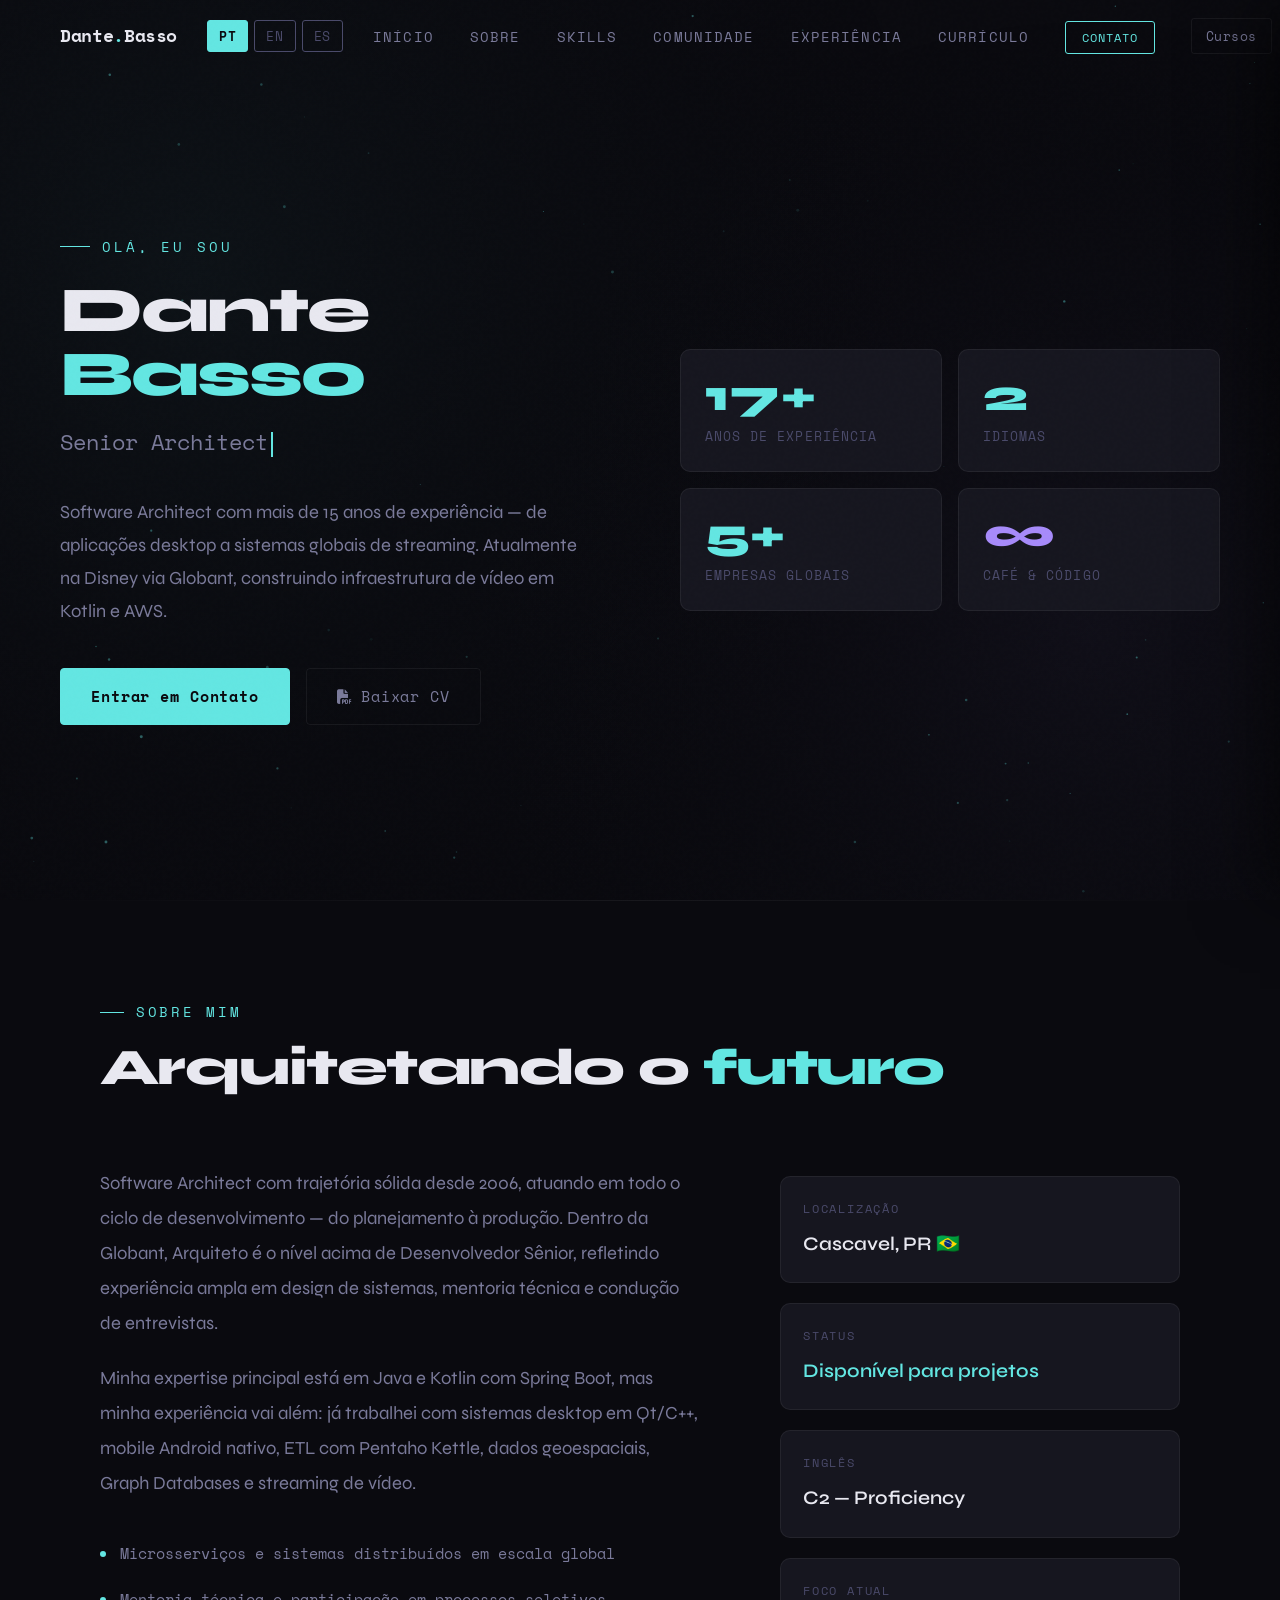
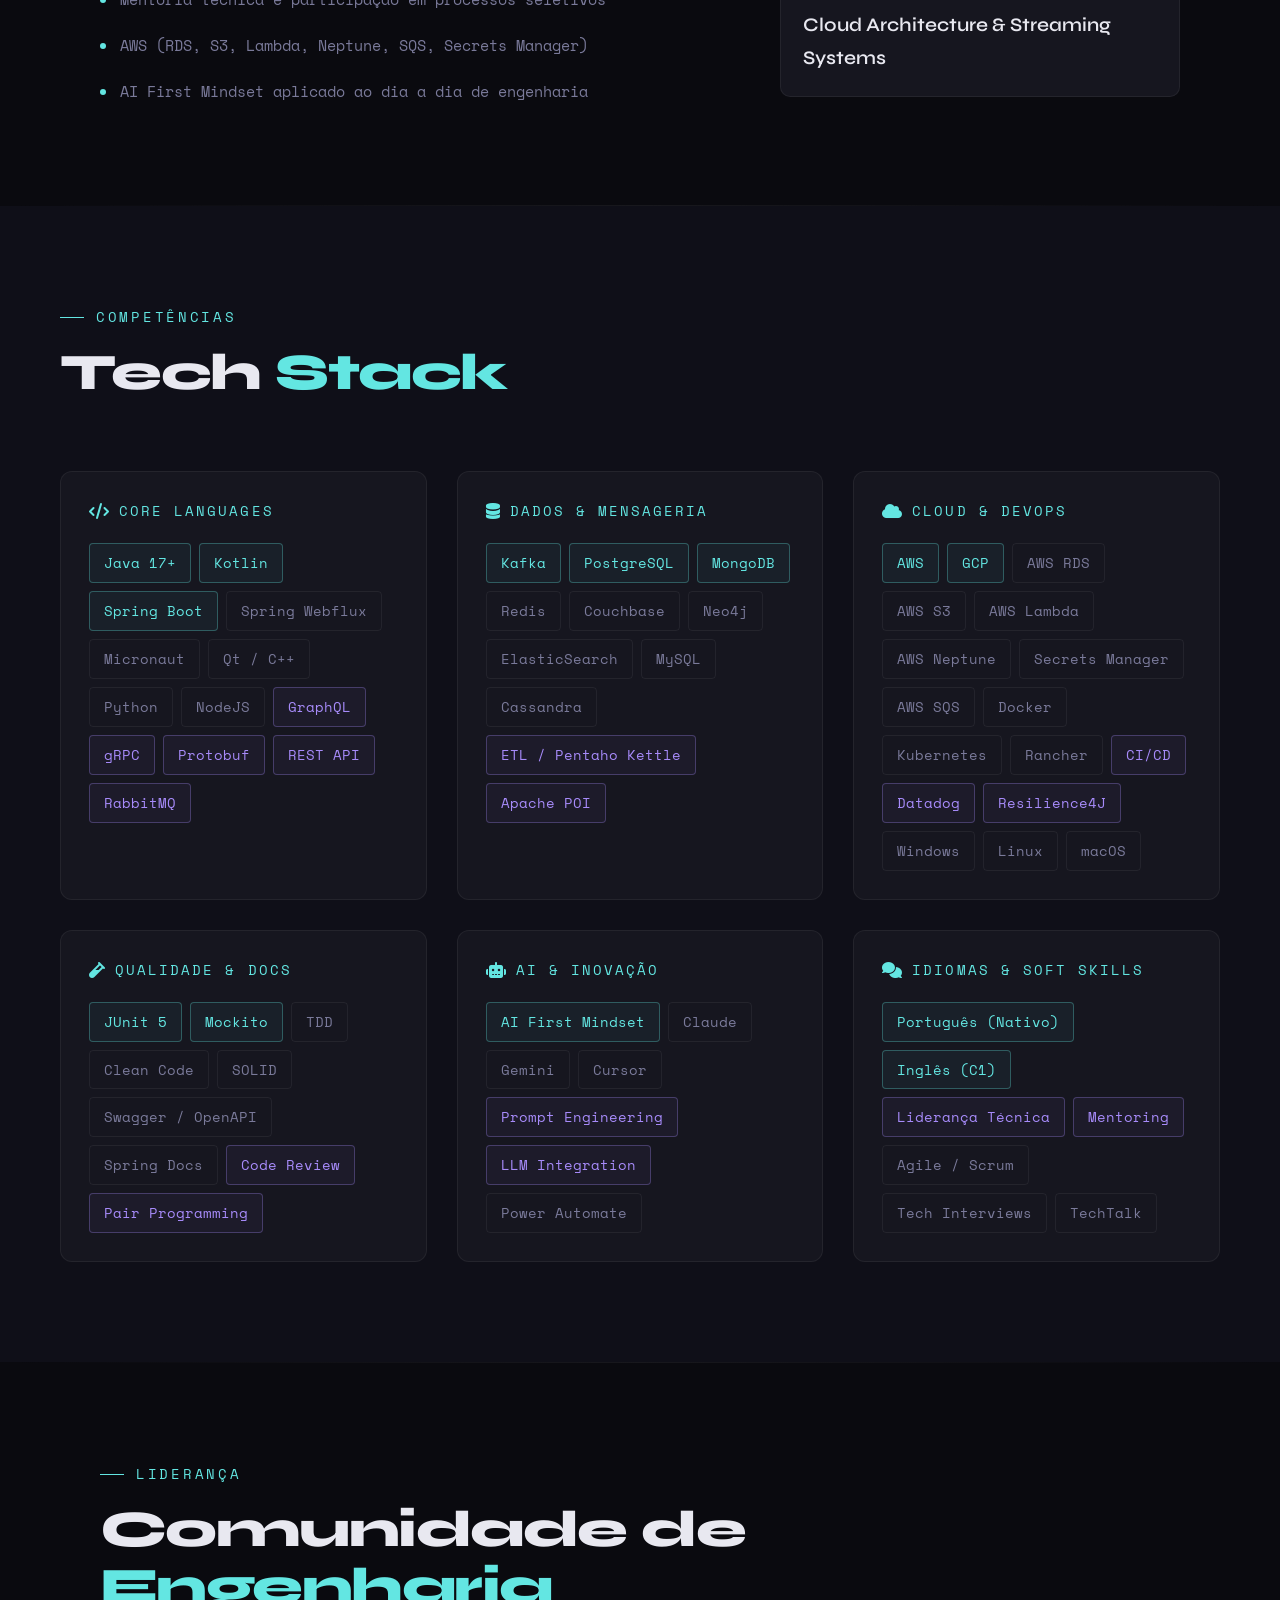
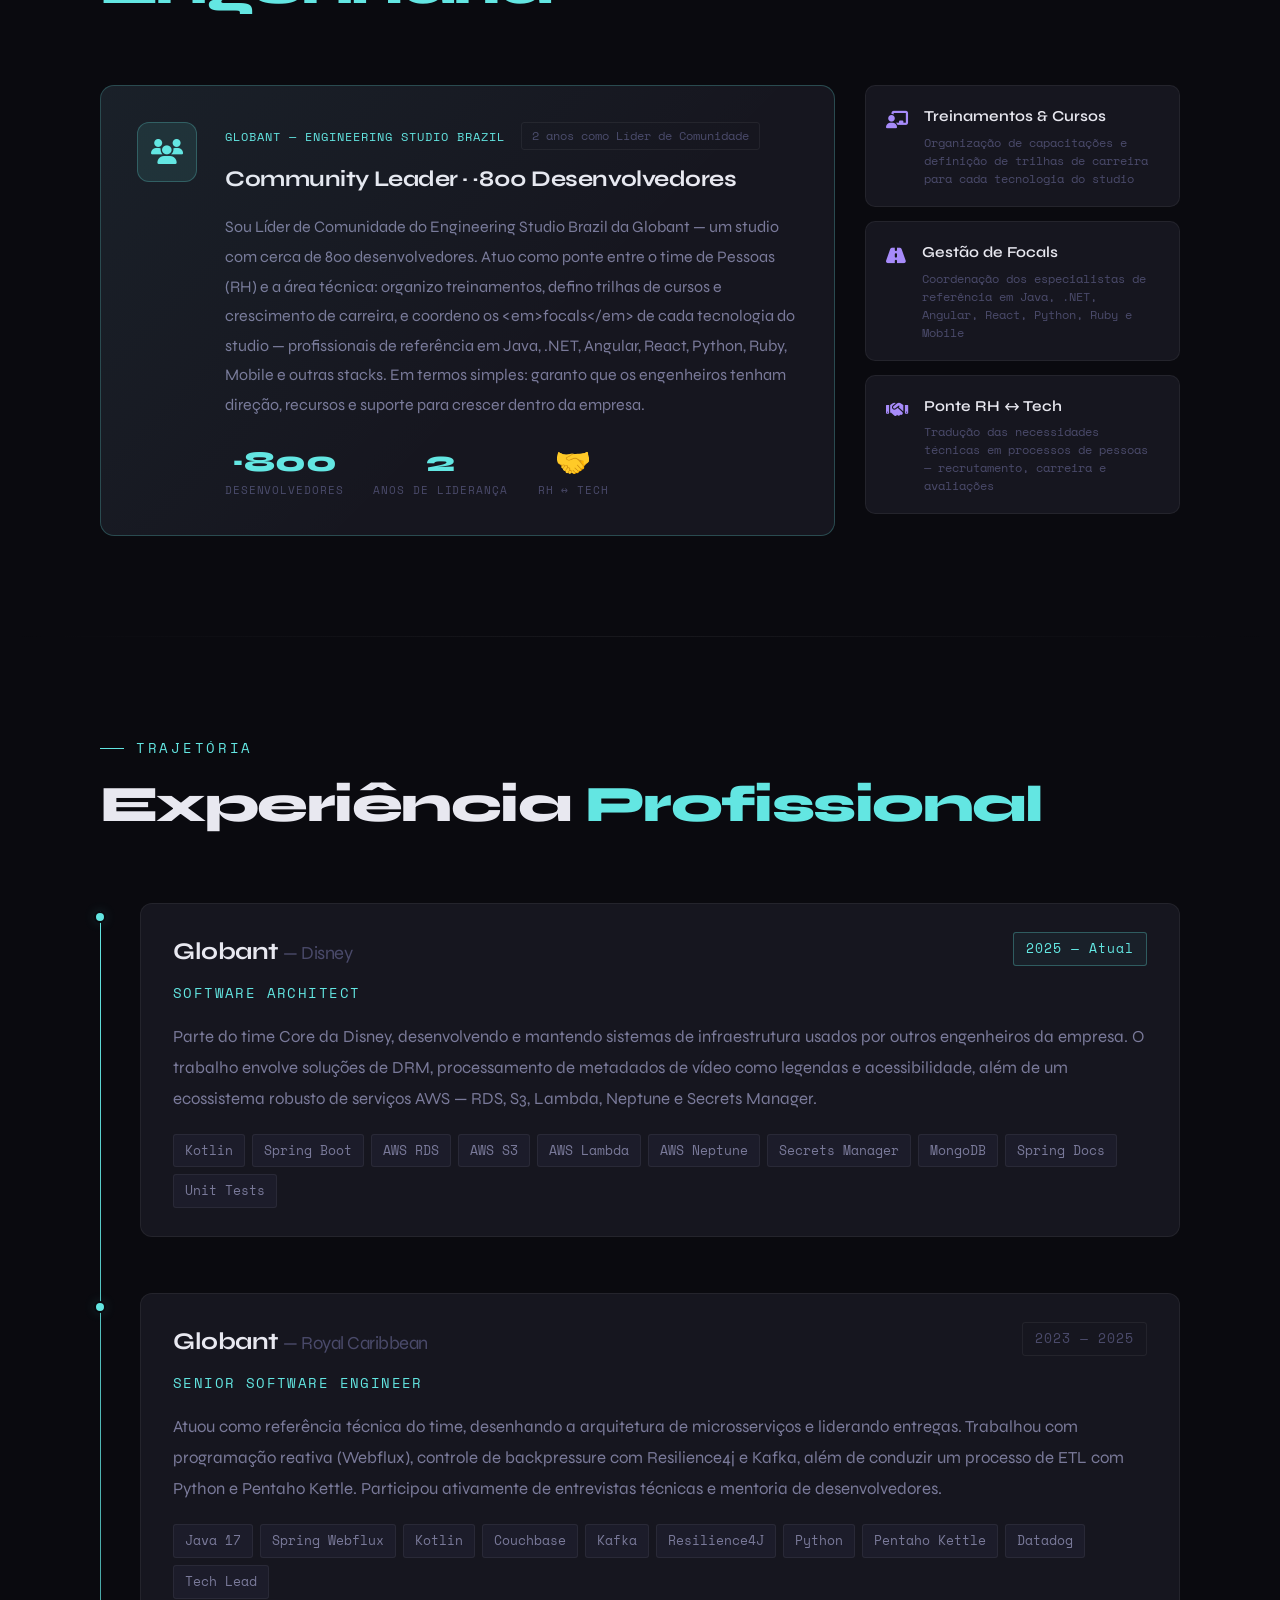
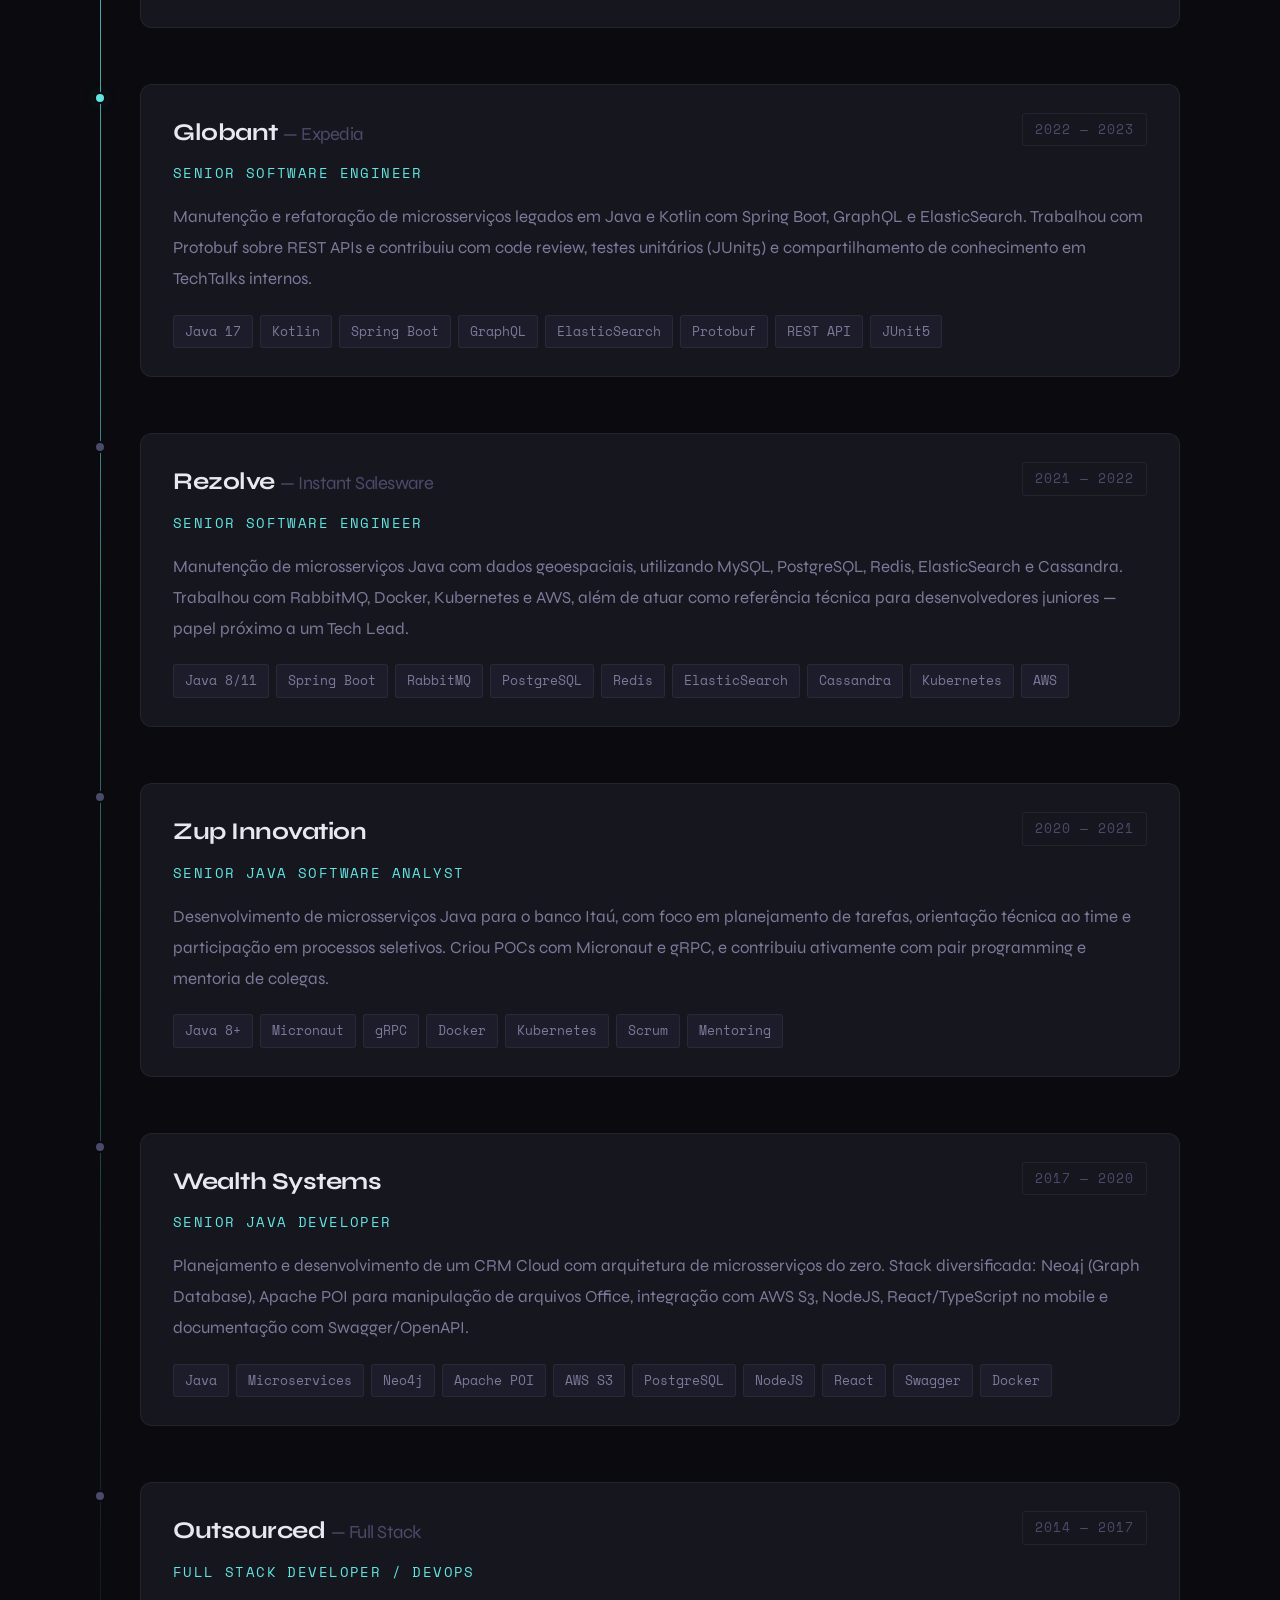
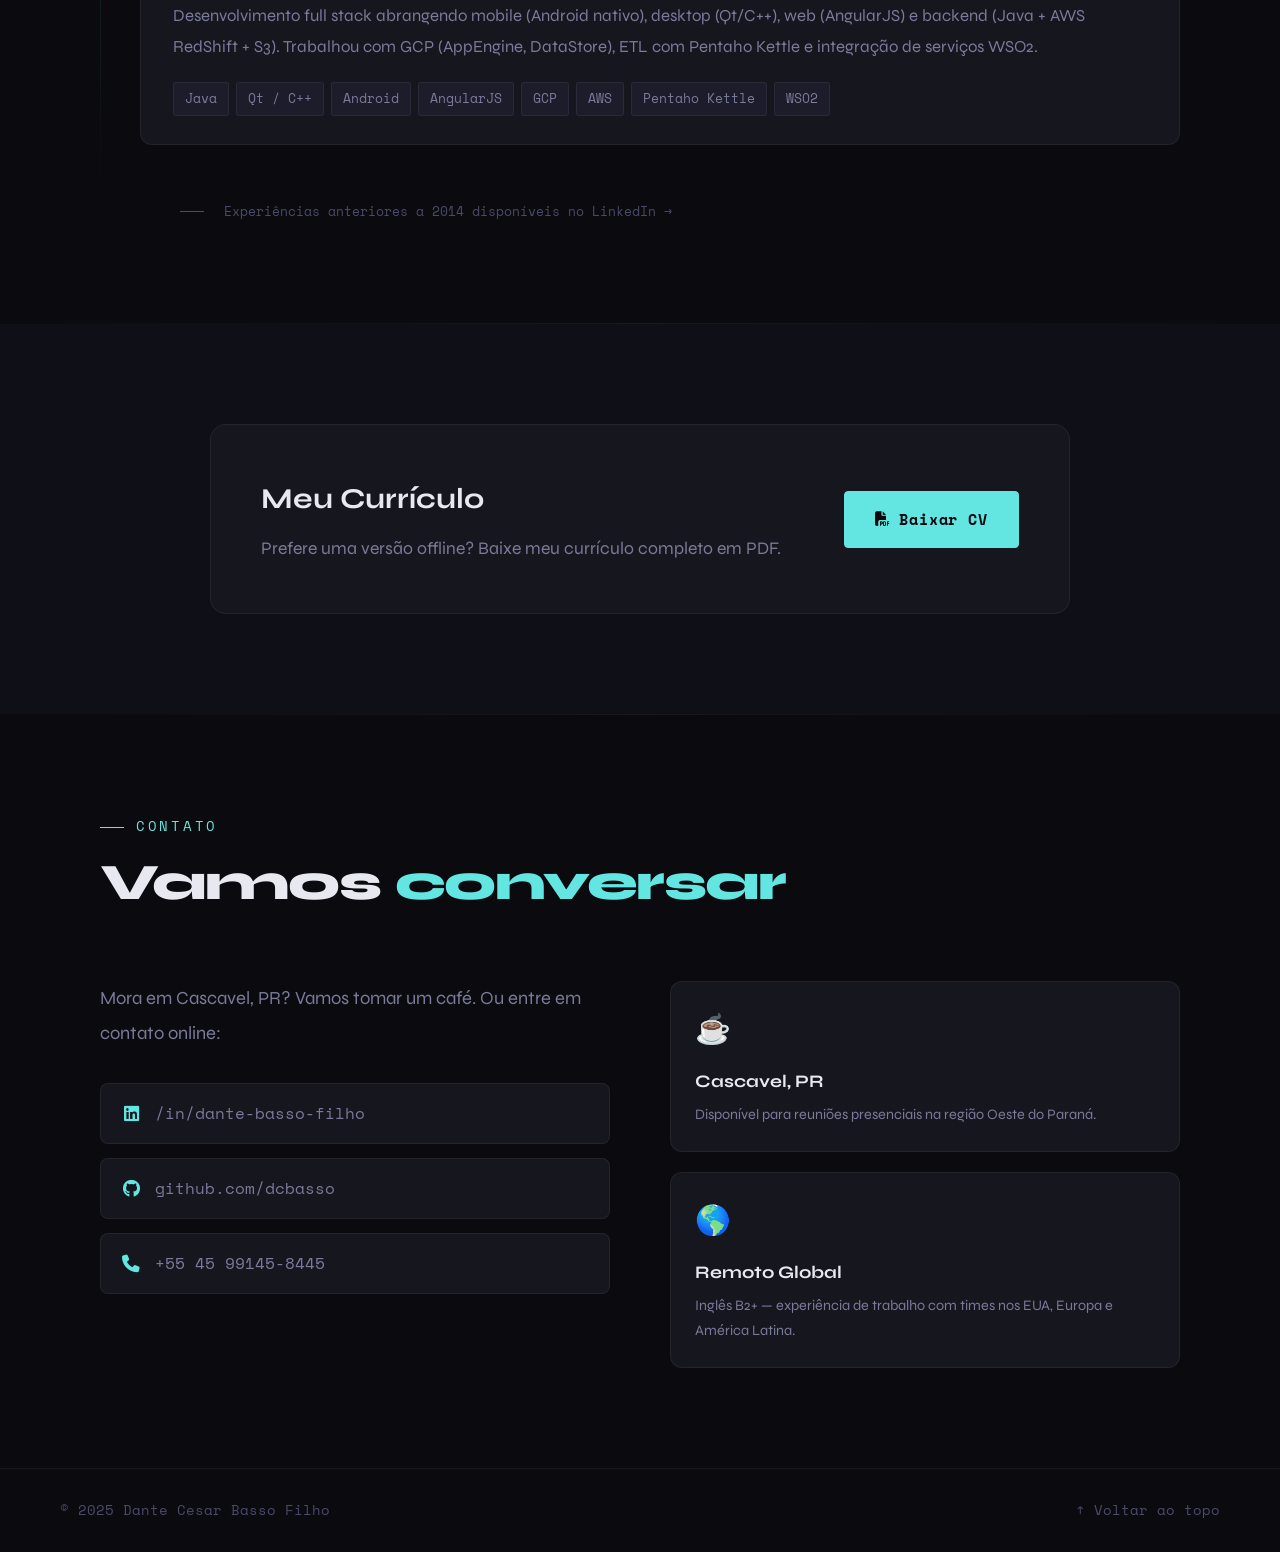
<file: v2.1.2/index_.html>
<!DOCTYPE html>
<html lang="pt-BR">
<head>
    <meta charset="UTF-8">
    <meta name="viewport" content="width=device-width, initial-scale=1.0">
    <title>Dante Basso — Software Architect | Java, Kotlin, AWS, Disney</title>
    <meta name="description" content="Portfólio de Dante Cesar Basso Filho. Software Architect especialista em Java, Kotlin, Spring Boot, Microsserviços, AWS e GCP. Atualmente na Disney via Globant.">
    <meta name="keywords" content="Dante Basso, Senior Software Engineer, Java Developer, Spring Boot, Tech Lead, AWS, GCP, Microservices, Kotlin, Disney, Globant, DRM, Neptune, Lambda">
    <meta name="author" content="Dante Cesar Basso Filho">
    <meta name="robots" content="index, follow">
    <link rel="canonical" href="https://dantebasso.com.br/">

    <!-- Open Graph -->
    <meta property="og:type" content="profile">
    <meta property="og:title" content="Dante Basso | Software Architect">
    <meta property="og:description" content="Software Architect com mais de 15 anos de experiência em Java, Kotlin, Cloud e Streaming. Atualmente na Disney via Globant.">
    <meta property="og:url" content="https://dantebasso.com.br/">
    <meta property="og:image" content="https://dantebasso.com.br/og-image.jpg">
    <meta property="og:locale" content="pt_BR">
    <meta property="og:site_name" content="Dante Basso — Portfólio">

    <!-- Twitter Card -->
    <meta name="twitter:card" content="summary_large_image">
    <meta name="twitter:title" content="Dante Basso | Software Architect">
    <meta name="twitter:description" content="Software Architect com mais de 15 anos de experiência em Java, Kotlin, Cloud e Arquitetura Distribuída.">
    <meta name="twitter:image" content="https://dantebasso.com.br/og-image.jpg">

    <link rel="preconnect" href="https://fonts.googleapis.com">
    <link rel="preconnect" href="https://fonts.gstatic.com" crossorigin>
    <link href="https://fonts.googleapis.com/css2?family=Space+Mono:ital,wght@0,400;0,700;1,400&family=Syne:wght@400;600;700;800&display=swap" rel="stylesheet">
    <link rel="stylesheet" href="https://cdnjs.cloudflare.com/ajax/libs/font-awesome/6.5.0/css/all.min.css">

    <script type="application/ld+json">
    {
      "@context": "https://schema.org",
      "@type": "Person",
      "name": "Dante Cesar Basso Filho",
      "url": "https://dantebasso.com.br",
      "jobTitle": "Software Architect",
      "worksFor": {
        "@type": "Organization",
        "name": "Globant",
        "url": "https://www.globant.com"
      },
      "knowsAbout": ["Java", "Kotlin", "Spring Boot", "AWS", "Microservices", "GCP", "Kafka", "DRM", "GraphQL", "Terraform", "AI"],
      "knowsLanguage": ["pt", "en", "es"],
      "address": {
        "@type": "PostalAddress",
        "addressLocality": "Cascavel",
        "addressRegion": "PR",
        "addressCountry": "BR"
      },
      "sameAs": [
        "https://www.linkedin.com/in/dante-basso-filho",
        "https://github.com/dcbasso"
      ]
    }
    </script>

<style>
/* =============================================
   VARIABLES & RESET
   ============================================= */
:root {
    --bg: #0a0a0f;
    --bg2: #0f0f18;
    --bg3: #14141f;
    --surface: #16161f;
    --surface2: #1c1c2a;
    --border: rgba(255,255,255,0.06);
    --border-accent: rgba(99, 230, 226, 0.25);
    --text: #e8e8f0;
    --text-dim: #7a7a9a;
    --text-muted: #4a4a6a;
    --accent: #63e6e2;
    --accent2: #a78bfa;
    --accent3: #f472b6;
    --glow: rgba(99, 230, 226, 0.15);
    --font-display: 'Syne', sans-serif;
    --font-mono: 'Space Mono', monospace;
}

*, *::before, *::after { margin: 0; padding: 0; box-sizing: border-box; }
html { scroll-behavior: smooth; }

body {
    background-color: var(--bg);
    color: var(--text);
    font-family: var(--font-display);
    font-size: 18px;
    line-height: 1.7;
    overflow-x: hidden;
}

a { text-decoration: none; color: inherit; }
ul { list-style: none; }

/* Noise texture overlay */
body::before {
    content: '';
    position: fixed;
    inset: 0;
    background-image: url("data:image/svg+xml,%3Csvg viewBox='0 0 256 256' xmlns='http://www.w3.org/2000/svg'%3E%3Cfilter id='noise'%3E%3CfeTurbulence type='fractalNoise' baseFrequency='0.9' numOctaves='4' stitchTiles='stitch'/%3E%3C/filter%3E%3Crect width='100%25' height='100%25' filter='url(%23noise)' opacity='0.03'/%3E%3C/svg%3E");
    pointer-events: none;
    z-index: 9999;
    opacity: 0.4;
}

/* =============================================
   SCROLLBAR
   ============================================= */
::-webkit-scrollbar { width: 4px; }
::-webkit-scrollbar-track { background: var(--bg); }
::-webkit-scrollbar-thumb { background: var(--accent); border-radius: 2px; }

/* =============================================
   CANVAS BACKGROUND
   ============================================= */
#bg-canvas {
    position: fixed;
    inset: 0;
    z-index: 0;
    pointer-events: none;
}

/* =============================================
   NAVBAR
   ============================================= */
.navbar {
    position: fixed;
    top: 0;
    width: 100%;
    z-index: 1000;
    padding: 18px 60px;
    display: flex;
    align-items: center;
    gap: 30px;
    transition: background 0.4s, backdrop-filter 0.4s, border-bottom 0.4s;
}

.navbar.scrolled {
    background: rgba(10, 10, 15, 0.88);
    backdrop-filter: blur(20px);
    -webkit-backdrop-filter: blur(20px);
    border-bottom: 1px solid var(--border);
}

.logo {
    font-family: var(--font-mono);
    font-size: 1.1rem;
    font-weight: 700;
    color: var(--text);
    white-space: nowrap;
    letter-spacing: -0.02em;
}
.logo em { color: var(--accent); font-style: normal; }

.lang-switch {
    display: flex;
    gap: 6px;
    margin-right: auto;
}

.lang-btn {
    font-family: var(--font-mono);
    font-size: 0.82rem;
    background: transparent;
    border: 1px solid var(--text-muted);
    color: var(--text-muted);
    padding: 5px 11px;
    border-radius: 3px;
    cursor: pointer;
    transition: all 0.2s;
    letter-spacing: 0.05em;
}
.lang-btn:hover { border-color: var(--accent); color: var(--accent); }
.lang-btn.active {
    background: var(--accent);
    border-color: var(--accent);
    color: #0a0a0f;
    font-weight: 700;
}

.nav-links {
    display: flex;
    gap: 36px;
    align-items: center;
}
.nav-links a {
    font-family: var(--font-mono);
    font-size: 0.88rem;
    color: var(--text-dim);
    letter-spacing: 0.08em;
    text-transform: uppercase;
    transition: color 0.2s;
    position: relative;
}
.nav-links a::after {
    content: '';
    position: absolute;
    bottom: -3px;
    left: 0;
    width: 0;
    height: 1px;
    background: var(--accent);
    transition: width 0.3s;
}
.nav-links a:hover { color: var(--accent); }
.nav-links a:hover::after { width: 100%; }

.nav-cta {
    font-family: var(--font-mono) !important;
    font-size: 0.75rem !important;
    color: var(--accent) !important;
    border: 1px solid var(--accent) !important;
    padding: 7px 16px;
    border-radius: 3px;
    transition: all 0.2s !important;
}
.nav-cta::after { display: none !important; }
.nav-cta:hover {
    background: var(--accent) !important;
    color: #0a0a0f !important;
}

.menu-btn {
    display: none;
    cursor: pointer;
    font-size: 1.3rem;
    color: var(--text-dim);
    background: none;
    border: none;
}

/* =============================================
   HERO
   ============================================= */
.hero {
    position: relative;
    z-index: 1;
    min-height: 100vh;
    display: flex;
    align-items: center;
    padding: 120px 60px 60px;
    overflow: hidden;
}

.hero-inner {
    max-width: 1200px;
    width: 100%;
    margin: 0 auto;
    display: grid;
    grid-template-columns: 1fr 1fr;
    gap: 80px;
    align-items: center;
}

.hero-label {
    font-family: var(--font-mono);
    font-size: 0.9rem;
    color: var(--accent);
    letter-spacing: 0.2em;
    text-transform: uppercase;
    margin-bottom: 20px;
    display: flex;
    align-items: center;
    gap: 12px;
}
.hero-label::before {
    content: '';
    display: block;
    width: 30px;
    height: 1px;
    background: var(--accent);
}

.hero-name {
    font-family: var(--font-display);
    font-size: clamp(3rem, 5vw, 5.5rem);
    font-weight: 800;
    line-height: 1.0;
    letter-spacing: -0.03em;
    margin-bottom: 16px;
}
.hero-name .line { display: block; }
.hero-name .accent { color: var(--accent); }

.hero-typewriter {
    font-family: var(--font-mono);
    font-size: clamp(1rem, 2vw, 1.4rem);
    color: var(--text-dim);
    margin-bottom: 28px;
    min-height: 2em;
}
.hero-typewriter .cursor {
    display: inline-block;
    width: 2px;
    height: 1.1em;
    background: var(--accent);
    margin-left: 3px;
    vertical-align: middle;
    animation: blink 1s step-end infinite;
}

.hero-desc {
    color: var(--text-dim);
    font-size: 1.15rem;
    line-height: 1.8;
    max-width: 520px;
    margin-bottom: 40px;
}

.hero-actions {
    display: flex;
    gap: 16px;
    align-items: center;
}

.btn-primary {
    display: inline-flex;
    align-items: center;
    gap: 8px;
    padding: 15px 30px;
    background: var(--accent);
    color: #0a0a0f;
    font-family: var(--font-mono);
    font-size: 0.92rem;
    font-weight: 700;
    letter-spacing: 0.06em;
    border-radius: 4px;
    transition: all 0.25s;
    border: 1px solid var(--accent);
}
.btn-primary:hover {
    background: transparent;
    color: var(--accent);
    transform: translateY(-2px);
    box-shadow: 0 8px 30px rgba(99, 230, 226, 0.2);
}

.btn-secondary {
    display: inline-flex;
    align-items: center;
    gap: 8px;
    padding: 15px 30px;
    background: transparent;
    color: var(--text-dim);
    font-family: var(--font-mono);
    font-size: 0.92rem;
    letter-spacing: 0.06em;
    border-radius: 4px;
    border: 1px solid var(--border);
    transition: all 0.25s;
}
.btn-secondary:hover {
    border-color: var(--text-dim);
    color: var(--text);
    transform: translateY(-2px);
}

/* Hero Right — Stats Grid */
.hero-right {
    display: grid;
    grid-template-columns: 1fr 1fr;
    gap: 16px;
}

.stat-card {
    background: var(--surface);
    border: 1px solid var(--border);
    border-radius: 10px;
    padding: 24px;
    transition: border-color 0.3s, transform 0.3s;
    position: relative;
    overflow: visible;
}
.stat-card::before {
    content: '';
    position: absolute;
    inset: 0;
    background: linear-gradient(135deg, var(--glow) 0%, transparent 60%);
    opacity: 0;
    transition: opacity 0.3s;
    border-radius: 10px;
    pointer-events: none;
    z-index: 0;
}
.stat-card:hover {
    border-color: var(--border-accent);
    transform: translateY(-3px);
}
.stat-card:hover::before { opacity: 1; }

.stat-number {
    font-family: var(--font-display);
    font-size: 2.8rem;
    font-weight: 800;
    color: var(--accent);
    line-height: 1;
    margin-bottom: 6px;
    position: relative;
    z-index: 1;
}
.stat-label {
    font-family: var(--font-mono);
    font-size: 0.82rem;
    color: var(--text-muted);
    letter-spacing: 0.08em;
    text-transform: uppercase;
    position: relative;
    z-index: 1;
}
.stat-card.wide { grid-column: 1 / -1; }
.stat-card.wide .stat-number { font-size: 2.2rem; }

/* =============================================
   SCROLL INDICATOR
   ============================================= */
.scroll-indicator {
    position: absolute;
    bottom: 40px;
    left: 50%;
    transform: translateX(-50%);
    display: flex;
    flex-direction: column;
    align-items: center;
    gap: 8px;
    opacity: 0;
    animation: fadeIn 1s 1.8s forwards;
}
.scroll-indicator span {
    font-family: var(--font-mono);
    font-size: 0.65rem;
    color: var(--text-muted);
    letter-spacing: 0.15em;
    text-transform: uppercase;
}
.scroll-dot {
    width: 1px;
    height: 40px;
    background: linear-gradient(to bottom, var(--accent), transparent);
    animation: scrollPulse 2s ease-in-out infinite;
}

/* =============================================
   SECTION BASE
   ============================================= */
.section {
    position: relative;
    z-index: 1;
    padding: 100px 60px;
    max-width: 1200px;
    margin: 0 auto;
}

.section-full {
    position: relative;
    z-index: 1;
    padding: 100px 60px;
    background: var(--bg2);
}

.section-full-inner {
    max-width: 1200px;
    margin: 0 auto;
}

.section-header {
    margin-bottom: 70px;
}

.section-eyebrow {
    font-family: var(--font-mono);
    font-size: 0.85rem;
    color: var(--accent);
    letter-spacing: 0.2em;
    text-transform: uppercase;
    display: flex;
    align-items: center;
    gap: 12px;
    margin-bottom: 16px;
}
.section-eyebrow::before {
    content: '';
    display: block;
    width: 24px;
    height: 1px;
    background: var(--accent);
}

.section-title {
    font-family: var(--font-display);
    font-size: clamp(2.2rem, 4vw, 3.5rem);
    font-weight: 800;
    letter-spacing: -0.03em;
    line-height: 1.1;
}
.section-title .accent { color: var(--accent); }

/* =============================================
   ABOUT
   ============================================= */
.about-grid {
    display: grid;
    grid-template-columns: 1.2fr 0.8fr;
    gap: 80px;
    align-items: start;
}

.about-text p {
    color: var(--text-dim);
    font-size: 1.15rem;
    margin-bottom: 20px;
    line-height: 1.9;
}

.about-highlights {
    display: flex;
    flex-direction: column;
    gap: 20px;
    margin-top: 40px;
}

.highlight-item {
    display: flex;
    align-items: center;
    gap: 14px;
    font-family: var(--font-mono);
    font-size: 0.95rem;
    color: var(--text-dim);
}
.highlight-item .dot {
    width: 6px;
    height: 6px;
    border-radius: 50%;
    background: var(--accent);
    flex-shrink: 0;
}

.about-sidebar {
    display: flex;
    flex-direction: column;
    gap: 20px;
    padding-top: 10px;
}

.info-box {
    background: var(--surface);
    border: 1px solid var(--border);
    border-radius: 10px;
    padding: 22px;
}
.info-box-label {
    font-family: var(--font-mono);
    font-size: 0.75rem;
    color: var(--text-muted);
    letter-spacing: 0.15em;
    text-transform: uppercase;
    margin-bottom: 8px;
}
.info-box-value {
    font-family: var(--font-display);
    font-size: 1.2rem;
    font-weight: 600;
    color: var(--text);
}
.info-box-value.accent { color: var(--accent); }

/* =============================================
   SKILLS
   ============================================= */
.skills-wrapper {
    display: grid;
    grid-template-columns: repeat(auto-fit, minmax(280px, 1fr));
    gap: 30px;
}

.skill-group {
    background: var(--surface);
    border: 1px solid var(--border);
    border-radius: 12px;
    padding: 28px;
    transition: border-color 0.3s;
}
.skill-group:hover { border-color: var(--border-accent); }

.skill-group-title {
    font-family: var(--font-mono);
    font-size: 0.85rem;
    color: var(--accent);
    letter-spacing: 0.15em;
    text-transform: uppercase;
    margin-bottom: 20px;
    display: flex;
    align-items: center;
    gap: 8px;
}
.skill-group-title i { font-size: 1rem; }

.skill-pills {
    display: flex;
    flex-wrap: wrap;
    gap: 8px;
}

.pill {
    font-family: var(--font-mono);
    font-size: 0.88rem;
    padding: 7px 14px;
    border-radius: 4px;
    border: 1px solid var(--border);
    color: var(--text-dim);
    transition: all 0.2s;
    cursor: default;
}
.pill:hover {
    border-color: var(--accent);
    color: var(--accent);
    background: rgba(99, 230, 226, 0.05);
}
.pill.primary {
    border-color: rgba(99, 230, 226, 0.3);
    color: var(--accent);
    background: rgba(99, 230, 226, 0.05);
}
.pill.secondary {
    border-color: rgba(167, 139, 250, 0.3);
    color: var(--accent2);
    background: rgba(167, 139, 250, 0.05);
}

/* =============================================
   EXPERIENCE — TIMELINE
   ============================================= */
.timeline {
    position: relative;
    padding-left: 40px;
}

.timeline::before {
    content: '';
    position: absolute;
    left: 0;
    top: 8px;
    bottom: 8px;
    width: 1px;
    background: linear-gradient(to bottom, var(--accent), transparent);
}

.timeline-item {
    position: relative;
    margin-bottom: 56px;
    opacity: 0;
    transform: translateX(-20px);
    transition: opacity 0.6s, transform 0.6s;
}
.timeline-item.visible { opacity: 1; transform: translateX(0); }
.timeline-item:last-child { margin-bottom: 0; }

.timeline-dot {
    position: absolute;
    left: -46px;
    top: 8px;
    width: 12px;
    height: 12px;
    border-radius: 50%;
    background: var(--accent);
    border: 2px solid var(--bg);
    box-shadow: 0 0 12px var(--glow);
}
.timeline-item.dimmed .timeline-dot {
    background: var(--text-muted);
    box-shadow: none;
}

.exp-card {
    background: var(--surface);
    border: 1px solid var(--border);
    border-radius: 12px;
    padding: 28px 32px;
    transition: border-color 0.3s, transform 0.3s;
}
.exp-card:hover {
    border-color: var(--border-accent);
    transform: translateX(6px);
}

.exp-header {
    display: flex;
    justify-content: space-between;
    align-items: flex-start;
    margin-bottom: 8px;
    flex-wrap: wrap;
    gap: 10px;
}

.exp-company {
    font-family: var(--font-display);
    font-size: 1.5rem;
    font-weight: 700;
    letter-spacing: -0.02em;
}
.exp-company .client {
    font-weight: 400;
    color: var(--text-muted);
    font-size: 1.15rem;
}

.exp-date {
    font-family: var(--font-mono);
    font-size: 0.8rem;
    color: var(--text-muted);
    letter-spacing: 0.08em;
    padding: 5px 12px;
    border: 1px solid var(--border);
    border-radius: 3px;
    white-space: nowrap;
}
.exp-date.current {
    border-color: rgba(99, 230, 226, 0.3);
    color: var(--accent);
    background: rgba(99, 230, 226, 0.05);
}

.exp-role {
    font-family: var(--font-mono);
    font-size: 0.88rem;
    color: var(--accent);
    letter-spacing: 0.1em;
    text-transform: uppercase;
    margin-bottom: 16px;
}

.exp-desc {
    color: var(--text-dim);
    font-size: 1.05rem;
    line-height: 1.85;
    margin-bottom: 20px;
}

.exp-tags {
    display: flex;
    flex-wrap: wrap;
    gap: 7px;
}
.exp-tag {
    font-family: var(--font-mono);
    font-size: 0.8rem;
    padding: 5px 11px;
    border-radius: 3px;
    background: var(--surface2);
    color: var(--text-dim);
    border: 1px solid var(--border);
    transition: all 0.2s;
}
.exp-tag:hover { color: var(--accent); border-color: rgba(99, 230, 226, 0.2); }

/* =============================================
   RESUME
   ============================================= */
.resume-block {
    background: var(--surface);
    border: 1px solid var(--border);
    border-radius: 16px;
    padding: 50px;
    display: flex;
    align-items: center;
    justify-content: space-between;
    gap: 40px;
    max-width: 860px;
    margin: 0 auto;
    transition: border-color 0.3s;
}
.resume-block:hover { border-color: var(--border-accent); }

.resume-block-text h3 {
    font-family: var(--font-display);
    font-size: 1.8rem;
    font-weight: 700;
    margin-bottom: 10px;
}
.resume-block-text p {
    color: var(--text-dim);
    font-size: 1.1rem;
}

/* =============================================
   CONTACT
   ============================================= */
.contact-grid {
    display: grid;
    grid-template-columns: 1fr 1fr;
    gap: 60px;
    align-items: start;
}

.contact-text {
    font-size: 1.15rem;
    color: var(--text-dim);
    line-height: 1.9;
    margin-bottom: 32px;
}

.contact-links {
    display: flex;
    flex-direction: column;
    gap: 14px;
}

.contact-link {
    display: flex;
    align-items: center;
    gap: 14px;
    color: var(--text-dim);
    font-family: var(--font-mono);
    font-size: 1rem;
    padding: 16px 20px;
    border: 1px solid var(--border);
    border-radius: 8px;
    transition: all 0.25s;
    background: var(--surface);
}
.contact-link:hover {
    border-color: var(--border-accent);
    color: var(--accent);
    transform: translateX(6px);
    background: rgba(99, 230, 226, 0.04);
}
.contact-link i {
    font-size: 1.1rem;
    color: var(--accent);
    width: 20px;
    text-align: center;
}

.contact-side {
    display: flex;
    flex-direction: column;
    gap: 20px;
}

.contact-card {
    background: var(--surface);
    border: 1px solid var(--border);
    border-radius: 12px;
    padding: 24px;
}
.contact-card-icon {
    font-size: 1.8rem;
    margin-bottom: 12px;
}
.contact-card h4 {
    font-weight: 700;
    font-size: 1.1rem;
    margin-bottom: 6px;
}
.contact-card p {
    color: var(--text-dim);
    font-size: 0.9rem;
}

/* =============================================
   FOOTER
   ============================================= */
footer {
    position: relative;
    z-index: 1;
    border-top: 1px solid var(--border);
    padding: 30px 60px;
    display: flex;
    justify-content: space-between;
    align-items: center;
    background: var(--bg);
}
footer p {
    font-family: var(--font-mono);
    font-size: 0.85rem;
    color: var(--text-muted);
}
footer a {
    font-family: var(--font-mono);
    font-size: 0.85rem;
    color: var(--text-muted);
    transition: color 0.2s;
}
footer a:hover { color: var(--accent); }

/* =============================================
   DIVIDER
   ============================================= */
.divider {
    width: 100%;
    height: 1px;
    background: linear-gradient(to right, transparent, var(--border), transparent);
    position: relative;
    z-index: 1;
}

/* =============================================
   LANGUAGE TOOLTIP
   ============================================= */
.lang-stat-card {
    position: relative;
    cursor: default;
}
.lang-tooltip {
    position: absolute;
    bottom: calc(100% + 10px);
    left: 50%;
    transform: translateX(-50%) translateY(6px);
    background: var(--surface2);
    border: 1px solid var(--border-accent);
    border-radius: 8px;
    padding: 12px 16px;
    min-width: 180px;
    opacity: 0;
    pointer-events: none;
    transition: opacity 0.2s, transform 0.2s;
    z-index: 100;
    box-shadow: 0 8px 30px rgba(0,0,0,0.4);
}
.lang-stat-card:hover .lang-tooltip {
    opacity: 1;
    transform: translateX(-50%) translateY(0);
}
.lang-tooltip::after {
    content: '';
    position: absolute;
    top: 100%;
    left: 50%;
    transform: translateX(-50%);
    border: 6px solid transparent;
    border-top-color: var(--border-accent);
}
.lang-tooltip-row {
    display: flex;
    align-items: center;
    gap: 10px;
    padding: 5px 0;
}
.lang-tooltip-row:not(:last-child) {
    border-bottom: 1px solid var(--border);
}
.lt-flag { font-size: 1.1rem; }
.lt-name {
    font-family: var(--font-display);
    font-size: 0.9rem;
    font-weight: 600;
    color: var(--text);
    flex: 1;
}
.lt-level {
    font-family: var(--font-mono);
    font-size: 0.75rem;
    color: var(--accent);
    background: rgba(99,230,226,0.1);
    padding: 2px 8px;
    border-radius: 3px;
}

/* Pill tooltip */
.lang-pill {
    position: relative;
    cursor: default;
}
.pill-tooltip {
    position: absolute;
    bottom: calc(100% + 8px);
    left: 50%;
    transform: translateX(-50%) translateY(4px);
    background: var(--surface2);
    border: 1px solid var(--border-accent);
    border-radius: 6px;
    padding: 6px 12px;
    font-size: 0.78rem;
    white-space: nowrap;
    opacity: 0;
    pointer-events: none;
    transition: opacity 0.2s, transform 0.2s;
    z-index: 100;
    color: var(--accent);
    font-family: var(--font-mono);
}
.lang-pill:hover .pill-tooltip {
    opacity: 1;
    transform: translateX(-50%) translateY(0);
}

/* =============================================
   COMMUNITY
   ============================================= */
.community-grid {
    display: grid;
    grid-template-columns: 1.4fr 0.6fr;
    gap: 30px;
    align-items: start;
}

.community-card-main {
    background: var(--surface);
    border: 1px solid var(--border-accent);
    border-radius: 14px;
    padding: 36px;
    display: flex;
    gap: 28px;
    align-items: flex-start;
    transition: transform 0.3s, border-color 0.3s;
    position: relative;
    overflow: hidden;
}
.community-card-main::before {
    content: '';
    position: absolute;
    inset: 0;
    background: linear-gradient(135deg, rgba(99,230,226,0.05) 0%, transparent 60%);
    pointer-events: none;
}
.community-card-main:hover { transform: translateY(-4px); }

.community-badge {
    width: 60px;
    height: 60px;
    border-radius: 12px;
    background: rgba(99,230,226,0.1);
    border: 1px solid var(--border-accent);
    display: flex;
    align-items: center;
    justify-content: center;
    font-size: 1.6rem;
    color: var(--accent);
    flex-shrink: 0;
}

.community-body { flex: 1; }

.community-meta {
    display: flex;
    align-items: center;
    gap: 16px;
    margin-bottom: 10px;
    flex-wrap: wrap;
}
.community-org {
    font-family: var(--font-mono);
    font-size: 0.78rem;
    color: var(--accent);
    letter-spacing: 0.08em;
    text-transform: uppercase;
}
.community-duration {
    font-family: var(--font-mono);
    font-size: 0.75rem;
    color: var(--text-muted);
    padding: 3px 10px;
    border: 1px solid var(--border);
    border-radius: 3px;
}

.community-name {
    font-family: var(--font-display);
    font-size: 1.4rem;
    font-weight: 700;
    margin-bottom: 14px;
    letter-spacing: -0.02em;
}

.community-desc {
    color: var(--text-dim);
    font-size: 1rem;
    line-height: 1.85;
    margin-bottom: 28px;
}

.community-highlights {
    display: flex;
    gap: 30px;
}
.community-highlight {
    display: flex;
    flex-direction: column;
    align-items: center;
    gap: 4px;
}
.ch-number {
    font-family: var(--font-display);
    font-size: 1.8rem;
    font-weight: 800;
    color: var(--accent);
    line-height: 1;
}
.ch-label {
    font-family: var(--font-mono);
    font-size: 0.7rem;
    color: var(--text-muted);
    text-transform: uppercase;
    letter-spacing: 0.08em;
    text-align: center;
}

.community-side {
    display: flex;
    flex-direction: column;
    gap: 14px;
}

.community-pill-card {
    background: var(--surface);
    border: 1px solid var(--border);
    border-radius: 10px;
    padding: 18px 20px;
    display: flex;
    gap: 16px;
    align-items: flex-start;
    transition: border-color 0.3s, transform 0.3s;
}
.community-pill-card:hover {
    border-color: var(--border-accent);
    transform: translateX(4px);
}
.cpc-icon {
    color: var(--accent2);
    font-size: 1.1rem;
    margin-top: 2px;
    flex-shrink: 0;
}
.cpc-title {
    font-family: var(--font-display);
    font-size: 0.95rem;
    font-weight: 600;
    margin-bottom: 4px;
}
.cpc-desc {
    font-family: var(--font-mono);
    font-size: 0.75rem;
    color: var(--text-muted);
    line-height: 1.5;
}

/* Early career line */
.early-career {
    display: flex;
    align-items: center;
    gap: 20px;
    margin-top: 40px;
    padding-left: 40px;
}
.early-career-line {
    display: block;
    width: 24px;
    height: 1px;
    background: var(--text-muted);
    flex-shrink: 0;
}
.early-career p {
    font-family: var(--font-mono);
    font-size: 0.8rem;
    color: var(--text-muted);
}
.early-career a {
    color: var(--accent);
    text-decoration: underline;
    text-underline-offset: 3px;
    transition: opacity 0.2s;
}
.early-career a:hover { opacity: 0.75; }

@media (max-width: 900px) {
    .community-grid { grid-template-columns: 1fr; }
    .community-card-main { flex-direction: column; gap: 20px; }
    .community-highlights { gap: 20px; }
}
/* =============================================
   COURSES DRAWER
   ============================================= */
.nav-courses-btn {
    font-family: var(--font-mono);
    font-size: 0.82rem;
    background: transparent;
    border: 1px solid var(--border);
    color: var(--text-dim);
    padding: 7px 14px;
    border-radius: 3px;
    cursor: pointer;
    transition: all 0.2s;
    letter-spacing: 0.04em;
    white-space: nowrap;
}
.nav-courses-btn:hover {
    border-color: var(--accent2);
    color: var(--accent2);
}

.drawer-overlay {
    position: fixed;
    inset: 0;
    background: rgba(0,0,0,0.55);
    backdrop-filter: blur(4px);
    z-index: 1100;
    opacity: 0;
    pointer-events: none;
    transition: opacity 0.35s;
}
.drawer-overlay.open {
    opacity: 1;
    pointer-events: all;
}

.courses-drawer {
    position: fixed;
    top: 0;
    right: 0;
    width: 420px;
    max-width: 100vw;
    height: 100vh;
    background: var(--bg2);
    border-left: 1px solid var(--border);
    z-index: 1200;
    display: flex;
    flex-direction: column;
    transform: translateX(100%);
    transition: transform 0.38s cubic-bezier(0.4, 0, 0.2, 1);
    box-shadow: -20px 0 60px rgba(0,0,0,0.5);
}
.courses-drawer.open {
    transform: translateX(0);
}

.drawer-header {
    display: flex;
    justify-content: space-between;
    align-items: flex-start;
    padding: 32px 28px 20px;
    border-bottom: 1px solid var(--border);
    flex-shrink: 0;
}
.drawer-eyebrow {
    font-family: var(--font-mono);
    font-size: 0.72rem;
    color: var(--accent2);
    letter-spacing: 0.2em;
    text-transform: uppercase;
    margin-bottom: 6px;
}
.drawer-title {
    font-family: var(--font-display);
    font-size: 1.5rem;
    font-weight: 700;
    letter-spacing: -0.02em;
}

.drawer-close {
    background: transparent;
    border: 1px solid var(--border);
    color: var(--text-dim);
    width: 36px;
    height: 36px;
    border-radius: 6px;
    cursor: pointer;
    display: flex;
    align-items: center;
    justify-content: center;
    transition: all 0.2s;
    flex-shrink: 0;
    margin-top: 4px;
}
.drawer-close:hover {
    border-color: var(--accent);
    color: var(--accent);
}

.drawer-search {
    padding: 16px 28px;
    border-bottom: 1px solid var(--border);
    display: flex;
    align-items: center;
    gap: 10px;
    flex-shrink: 0;
}
.drawer-search i {
    color: var(--text-muted);
    font-size: 0.85rem;
}
.drawer-search input {
    background: transparent;
    border: none;
    outline: none;
    color: var(--text);
    font-family: var(--font-mono);
    font-size: 0.88rem;
    width: 100%;
    caret-color: var(--accent);
}
.drawer-search input::placeholder { color: var(--text-muted); }

.drawer-list {
    flex: 1;
    overflow-y: auto;
    padding: 8px 0 32px;
}
.drawer-list::-webkit-scrollbar { width: 3px; }
.drawer-list::-webkit-scrollbar-thumb { background: var(--accent2); border-radius: 2px; }

.drawer-year-group { margin-bottom: 4px; }

.drawer-year-label {
    font-family: var(--font-mono);
    font-size: 0.68rem;
    color: var(--text-muted);
    letter-spacing: 0.18em;
    text-transform: uppercase;
    padding: 14px 28px 6px;
    position: sticky;
    top: 0;
    background: var(--bg2);
    z-index: 1;
}

.course-item {
    display: flex;
    align-items: flex-start;
    gap: 14px;
    padding: 14px 28px;
    border-bottom: 1px solid var(--border);
    transition: background 0.2s;
    cursor: default;
}
.course-item:hover { background: var(--surface); }
.course-item:last-child { border-bottom: none; }

.course-dot {
    width: 7px;
    height: 7px;
    border-radius: 50%;
    background: var(--accent2);
    flex-shrink: 0;
    margin-top: 6px;
}

.course-info { flex: 1; }

.course-name {
    font-family: var(--font-display);
    font-size: 0.95rem;
    font-weight: 600;
    color: var(--text);
    line-height: 1.4;
    margin-bottom: 4px;
}

.course-meta {
    display: flex;
    gap: 12px;
    align-items: center;
    flex-wrap: wrap;
}
.course-date {
    font-family: var(--font-mono);
    font-size: 0.72rem;
    color: var(--text-muted);
}
.course-source {
    font-family: var(--font-mono);
    font-size: 0.68rem;
    color: var(--accent2);
    background: rgba(167,139,250,0.08);
    border: 1px solid rgba(167,139,250,0.2);
    padding: 1px 7px;
    border-radius: 3px;
}

.drawer-empty {
    text-align: center;
    padding: 60px 28px;
    font-family: var(--font-mono);
    font-size: 0.85rem;
    color: var(--text-muted);
}

@media (max-width: 900px) {
    .courses-drawer { width: 100vw; }
    .nav-courses-btn { font-size: 0.75rem; padding: 6px 10px; }
}

/* =============================================
   ANIMATIONS KEYFRAMES
    to { opacity: 1; transform: translateY(0); }
}
@keyframes fadeUp {
    to { opacity: 1; transform: translateY(0); }
}
@keyframes fadeIn {
    to { opacity: 1; }
}
@keyframes blink {
    0%, 100% { opacity: 1; }
    50% { opacity: 0; }
}
@keyframes scrollPulse {
    0%, 100% { transform: scaleY(1); opacity: 0.6; }
    50% { transform: scaleY(1.3); opacity: 1; }
}

/* Intersection observer fade-in */
.reveal {
    opacity: 0;
    transform: translateY(30px);
    transition: opacity 0.7s ease, transform 0.7s ease;
}
.reveal.visible {
    opacity: 1;
    transform: translateY(0);
}

/* =============================================
   MOBILE
   ============================================= */
@media (max-width: 900px) {
    .navbar { padding: 16px 24px; }
    .nav-links { display: none; }
    .menu-btn { display: block; }
    .nav-links.open {
        display: flex;
        position: fixed;
        top: 0;
        right: 0;
        width: 70%;
        height: 100vh;
        background: var(--bg2);
        border-left: 1px solid var(--border);
        flex-direction: column;
        padding: 80px 40px;
        gap: 28px;
        z-index: 999;
    }
    .nav-links a { font-size: 1rem; }
    .nav-overlay {
        display: none;
        position: fixed;
        inset: 0;
        background: rgba(0,0,0,0.6);
        z-index: 998;
    }
    .nav-overlay.open { display: block; }

    .hero { padding: 100px 24px 60px; }
    .hero-inner { grid-template-columns: 1fr; gap: 50px; }
    .hero-right { display: none; }
    .hero-name { font-size: 2.8rem; }

    .section, .section-full { padding: 70px 24px; }

    .about-grid { grid-template-columns: 1fr; gap: 40px; }
    .contact-grid { grid-template-columns: 1fr; gap: 40px; }

    .timeline { padding-left: 28px; }
    .timeline-dot { left: -34px; }

    .resume-block { flex-direction: column; text-align: center; padding: 36px 24px; }

    footer { flex-direction: column; gap: 10px; padding: 24px; text-align: center; }
}
</style>
</head>
<body>

<!-- Canvas background -->
<canvas id="bg-canvas"></canvas>

<!-- Nav overlay for mobile -->
<div class="nav-overlay" id="navOverlay"></div>

<!-- =============================================
     NAVBAR
     ============================================= -->
<nav class="navbar" id="navbar">
    <div class="logo">Dante<em>.</em>Basso</div>

    <div class="lang-switch">
        <button class="lang-btn active" id="btn-pt">PT</button>
        <button class="lang-btn" id="btn-en">EN</button>
        <button class="lang-btn" id="btn-es">ES</button>
    </div>

    <ul class="nav-links" id="navLinks">
        <li><a href="#home" data-i18n="nav_home">Início</a></li>
        <li><a href="#about" data-i18n="nav_about">Sobre</a></li>
        <li><a href="#skills" data-i18n="nav_skills">Skills</a></li>
        <li><a href="#community" data-i18n="nav_community">Comunidade</a></li>
        <li><a href="#experience" data-i18n="nav_exp">Experiência</a></li>
        <li><a href="#resume" data-i18n="nav_resume">Currículo</a></li>
        <li><a href="#contact" class="nav-cta" data-i18n="nav_contact">Contato</a></li>
        <li><button class="nav-courses-btn" id="openCoursesBtn" data-i18n="nav_courses">📚 Cursos</button></li>
    </ul>

    <button class="menu-btn" id="menuBtn" aria-label="Menu">
        <i class="fas fa-bars"></i>
    </button>
</nav>

<!-- =============================================
     HERO
     ============================================= -->
<section id="home" class="hero">
    <div class="hero-inner">
        <div class="hero-left">
            <div class="hero-label" data-i18n="hero_greeting">Olá, eu sou</div>

            <h1 class="hero-name">
                <span class="line">Dante</span>
                <span class="line accent">Basso</span>
            </h1>

            <div class="hero-typewriter">
                <span id="typewriter"></span><span class="cursor"></span>
            </div>

            <p class="hero-desc" data-i18n="hero_desc">
                Engenheiro de Software experiente e altamente adaptável, com histórico de sucesso no desenvolvimento de soluções backend e arquiteturas de microsserviços na AWS e GCP.
            </p>

            <div class="hero-actions">
                <a href="#contact" class="btn-primary" data-i18n="btn_contact">Entrar em Contato</a>
                <a href="Resume_Dante_Basso_(2025_ENG).pdf" class="btn-secondary" target="_blank" download>
                    <i class="fas fa-file-pdf"></i> <span data-i18n="btn_download">Baixar CV</span>
                </a>
            </div>
        </div>

        <div class="hero-right">
            <div class="stat-card">
                <div class="stat-number">17+</div>
                <div class="stat-label" data-i18n="stat_years">Anos de Experiência</div>
            </div>
            <div class="stat-card lang-stat-card">
                <div class="stat-number">2</div>
                <div class="stat-label" data-i18n="stat_idiomas">Idiomas</div>
                <div class="lang-tooltip">
                    <div class="lang-tooltip-row"><span class="lt-flag">🇧🇷</span><span class="lt-name" data-i18n="lt_pt">Português</span><span class="lt-level" data-i18n="lt_pt_level">Nativo</span></div>
                    <div class="lang-tooltip-row"><span class="lt-flag">🇺🇸</span><span class="lt-name" data-i18n="lt_en">Inglês</span><span class="lt-level" data-i18n="lt_en_level">C1</span></div>
                </div>
            </div>
            <div class="stat-card">
                <div class="stat-number">5+</div>
                <div class="stat-label" data-i18n="stat_companies">Empresas Globais</div>
            </div>
            <div class="stat-card">
                <div class="stat-number" style="color: var(--accent2);">∞</div>
                <div class="stat-label" data-i18n="stat_passion">Café & Código</div>
            </div>
        </div>
    </div>

    <div class="scroll-indicator">
        <span data-i18n="scroll_label">Scroll</span>
        <div class="scroll-dot"></div>
    </div>
</section>

<div class="divider"></div>

<!-- =============================================
     ABOUT
     ============================================= -->
<section id="about" class="section">
    <div class="section-header reveal">
        <div class="section-eyebrow" data-i18n="eyebrow_about">Sobre Mim</div>
        <h2 class="section-title" data-i18n="about_title">Arquitetando o <span class="accent">futuro</span></h2>
    </div>

    <div class="about-grid">
        <div class="about-text reveal">
            <p data-i18n="about_text_1">
                Com mais de 17 anos de experiência em Java, atuo em todo o ciclo de desenvolvimento, com profundo entendimento de metodologias Ágeis e foco na entrega de valor.
            </p>
            <p data-i18n="about_text_2">
                Minha expertise inclui Java (21+), Kotlin, Spring Boot e o uso de tecnologias como Kafka, bancos de dados (PostgreSQL, NoSQL) e Docker. Frequentemente atuo como Tech Lead e Arquiteto, mentorando equipes e definindo padrões.
            </p>

            <div class="about-highlights">
                <div class="highlight-item"><span class="dot"></span><span data-i18n="hl_1">Arquitetura de microsserviços em escala global</span></div>
                <div class="highlight-item"><span class="dot"></span><span data-i18n="hl_2">Mentoria e liderança técnica de times distribuídos</span></div>
                <div class="highlight-item"><span class="dot"></span><span data-i18n="hl_3">Infrastructure as Code com Terraform e AWS/GCP</span></div>
                <div class="highlight-item"><span class="dot"></span><span data-i18n="hl_4">AI First Mindset na engenharia de soluções</span></div>
            </div>
        </div>

        <div class="about-sidebar reveal">
            <div class="info-box">
                <div class="info-box-label" data-i18n="info_location_label">Localização</div>
                <div class="info-box-value">Cascavel, PR 🇧🇷</div>
            </div>
            <div class="info-box">
                <div class="info-box-label" data-i18n="info_status_label">Status</div>
                <div class="info-box-value accent" data-i18n="info_status_value">Disponível para projetos</div>
            </div>
            <div class="info-box">
                <div class="info-box-label" data-i18n="info_english_label">Inglês</div>
                <div class="info-box-value">C2 — Proficiency</div>
            </div>
            <div class="info-box">
                <div class="info-box-label" data-i18n="info_focus_label">Foco Atual</div>
                <div class="info-box-value" data-i18n="info_focus_value">Cloud Architecture & AI Engineering</div>
            </div>
        </div>
    </div>
</section>

<div class="divider"></div>

<!-- =============================================
     SKILLS
     ============================================= -->
<section id="skills" class="section-full">
    <div class="section-full-inner">
        <div class="section-header reveal">
            <div class="section-eyebrow" data-i18n="eyebrow_skills">Competências</div>
            <h2 class="section-title" data-i18n="skills_title">Tech <span class="accent">Stack</span></h2>
        </div>

        <div class="skills-wrapper reveal">
            <div class="skill-group">
                <div class="skill-group-title"><i class="fas fa-code"></i> <span data-i18n="sg_core">Core Languages</span></div>
                <div class="skill-pills">
                    <span class="pill primary">Java 17+</span>
                    <span class="pill primary">Kotlin</span>
                    <span class="pill primary">Spring Boot</span>
                    <span class="pill">Spring Webflux</span>
                    <span class="pill">Micronaut</span>
                    <span class="pill">Qt / C++</span>
                    <span class="pill">Python</span>
                    <span class="pill">NodeJS</span>
                    <span class="pill secondary">GraphQL</span>
                    <span class="pill secondary">gRPC</span>
                    <span class="pill secondary">Protobuf</span>
                    <span class="pill secondary">REST API</span>
                    <span class="pill secondary">RabbitMQ</span>
                </div>
            </div>

            <div class="skill-group">
                <div class="skill-group-title"><i class="fas fa-database"></i> <span data-i18n="sg_data">Dados & Mensageria</span></div>
                <div class="skill-pills">
                    <span class="pill primary">Kafka</span>
                    <span class="pill primary">PostgreSQL</span>
                    <span class="pill primary">MongoDB</span>
                    <span class="pill">Redis</span>
                    <span class="pill">Couchbase</span>
                    <span class="pill">Neo4j</span>
                    <span class="pill">ElasticSearch</span>
                    <span class="pill">MySQL</span>
                    <span class="pill">Cassandra</span>
                    <span class="pill secondary">ETL / Pentaho Kettle</span>
                    <span class="pill secondary">Apache POI</span>
                </div>
            </div>

            <div class="skill-group">
                <div class="skill-group-title"><i class="fas fa-cloud"></i> <span data-i18n="sg_cloud">Cloud & DevOps</span></div>
                <div class="skill-pills">
                    <span class="pill primary">AWS</span>
                    <span class="pill primary">GCP</span>
                    <span class="pill">AWS RDS</span>
                    <span class="pill">AWS S3</span>
                    <span class="pill">AWS Lambda</span>
                    <span class="pill">AWS Neptune</span>
                    <span class="pill">Secrets Manager</span>
                    <span class="pill">AWS SQS</span>
                    <span class="pill">Docker</span>
                    <span class="pill">Kubernetes</span>
                    <span class="pill">Rancher</span>
                    <span class="pill secondary">CI/CD</span>
                    <span class="pill secondary">Datadog</span>
                    <span class="pill secondary">Resilience4J</span>
                    <span class="pill">Windows</span>
                    <span class="pill">Linux</span>
                    <span class="pill">macOS</span>
                </div>
            </div>

            <div class="skill-group">
                <div class="skill-group-title"><i class="fas fa-vial"></i> <span data-i18n="sg_quality">Qualidade & Docs</span></div>
                <div class="skill-pills">
                    <span class="pill primary">JUnit 5</span>
                    <span class="pill primary">Mockito</span>
                    <span class="pill">TDD</span>
                    <span class="pill">Clean Code</span>
                    <span class="pill">SOLID</span>
                    <span class="pill">Swagger / OpenAPI</span>
                    <span class="pill">Spring Docs</span>
                    <span class="pill secondary">Code Review</span>
                    <span class="pill secondary">Pair Programming</span>
                </div>
            </div>

            <div class="skill-group">
                <div class="skill-group-title"><i class="fas fa-robot"></i> <span data-i18n="sg_ai">AI & Inovação</span></div>
                <div class="skill-pills">
                    <span class="pill primary">AI First Mindset</span>
                    <span class="pill">Claude</span>
                    <span class="pill">Gemini</span>
                    <span class="pill">Cursor</span>
                    <span class="pill secondary">Prompt Engineering</span>
                    <span class="pill secondary">LLM Integration</span>
                    <span class="pill">Power Automate</span>
                </div>
            </div>

            <div class="skill-group">
                <div class="skill-group-title"><i class="fas fa-comments"></i> <span data-i18n="sg_soft">Idiomas & Soft Skills</span></div>
                <div class="skill-pills">
                    <span class="pill primary lang-pill" data-i18n="skill_native">Português (Nativo)
                        <span class="pill-tooltip">🇧🇷 Nativo</span>
                    </span>
                    <span class="pill primary lang-pill" data-i18n="skill_english">Inglês (C1)
                        <span class="pill-tooltip">🇺🇸 C1 — Advanced</span>
                    </span>
                    <span class="pill secondary" data-i18n="skill_leadership">Liderança Técnica</span>
                    <span class="pill secondary">Mentoring</span>
                    <span class="pill">Agile / Scrum</span>
                    <span class="pill">Tech Interviews</span>
                    <span class="pill">TechTalk</span>
                </div>
            </div>
        </div>
    </div>
</section>

<div class="divider"></div>

<!-- =============================================
     COMMUNITY
     ============================================= -->
<section id="community" class="section">
    <div class="section-header reveal">
        <div class="section-eyebrow" data-i18n="eyebrow_community">Liderança</div>
        <h2 class="section-title" data-i18n="community_title">Comunidade de <span class="accent">Engenharia</span></h2>
    </div>

    <div class="community-grid reveal">
        <div class="community-card-main">
            <div class="community-badge">
                <i class="fas fa-users"></i>
            </div>
            <div class="community-body">
                <div class="community-meta">
                    <span class="community-org">Globant — Engineering Studio Brazil</span>
                    <span class="community-duration" data-i18n="community_duration">2 anos como Líder de Comunidade</span>
                </div>
                <h3 class="community-name" data-i18n="community_name">Community Leader · ~800 Desenvolvedores</h3>
                <p class="community-desc" data-i18n="community_desc">
                    Atuo como ponte entre RH e tecnologia dentro do Engineering Studio Brazil da Globant. Organizo e facilito a comunidade de mais de 400 desenvolvedores, coordenando treinamentos, definindo trilhas de cursos, apoiando processos internos e promovendo o desenvolvimento de carreira dos membros.
                </p>
                <div class="community-highlights">
                    <div class="community-highlight">
                        <span class="ch-number">~800</span>
                        <span class="ch-label" data-i18n="ch_devs">Desenvolvedores</span>
                    </div>
                    <div class="community-highlight">
                        <span class="ch-number">2</span>
                        <span class="ch-label" data-i18n="ch_years">Anos de Liderança</span>
                    </div>
                    <div class="community-highlight">
                        <span class="ch-number">🤝</span>
                        <span class="ch-label" data-i18n="ch_bridge">RH ↔ Tech</span>
                    </div>
                </div>
            </div>
        </div>

        <div class="community-side">
            <div class="community-pill-card">
                <div class="cpc-icon"><i class="fas fa-chalkboard-teacher"></i></div>
                <div>
                    <div class="cpc-title" data-i18n="cpc1_title">Treinamentos</div>
                    <div class="cpc-desc" data-i18n="cpc1_desc">Organização e facilitação de sessões de capacitação técnica</div>
                </div>
            </div>
            <div class="community-pill-card">
                <div class="cpc-icon"><i class="fas fa-road"></i></div>
                <div>
                    <div class="cpc-title" data-i18n="cpc2_title">Trilhas de Cursos</div>
                    <div class="cpc-desc" data-i18n="cpc2_desc">Definição de currículos e caminhos de crescimento profissional</div>
                </div>
            </div>
            <div class="community-pill-card">
                <div class="cpc-icon"><i class="fas fa-handshake"></i></div>
                <div>
                    <div class="cpc-title" data-i18n="cpc3_title">Ponte RH ↔ Tech</div>
                    <div class="cpc-desc" data-i18n="cpc3_desc">Tradução das necessidades técnicas para processos de pessoas</div>
                </div>
            </div>
        </div>
    </div>
</section>

<div class="divider"></div>

<!-- =============================================
     EXPERIENCE
     ============================================= -->
<section id="experience" class="section">
    <div class="section-header reveal">
        <div class="section-eyebrow" data-i18n="eyebrow_exp">Trajetória</div>
        <h2 class="section-title" data-i18n="exp_title">Experiência <span class="accent">Profissional</span></h2>
    </div>

    <div class="timeline">

        <div class="timeline-item">
            <div class="timeline-dot"></div>
            <div class="exp-card">
                <div class="exp-header">
                    <div class="exp-company">Globant <span class="client">— Disney</span></div>
                    <div class="exp-date current" data-i18n="date_globant_disney">2025 — Atual</div>
                </div>
                <div class="exp-role">Software Architect</div>
                <p class="exp-desc" data-i18n="exp_globant_disney">
                    Parte do time Core da Disney, desenvolvendo e mantendo sistemas de infraestrutura usados por outros engenheiros da empresa. O trabalho envolve soluções de DRM, processamento de metadados de vídeo como legendas e acessibilidade, além de um ecossistema robusto de serviços AWS — RDS, S3, Lambda, Neptune e Secrets Manager.
                </p>
                <div class="exp-tags">
                    <span class="exp-tag">Kotlin</span>
                    <span class="exp-tag">Spring Boot</span>
                    <span class="exp-tag">AWS RDS</span>
                    <span class="exp-tag">AWS S3</span>
                    <span class="exp-tag">AWS Lambda</span>
                    <span class="exp-tag">AWS Neptune</span>
                    <span class="exp-tag">Secrets Manager</span>
                    
                    <span class="exp-tag">MongoDB</span>
                    <span class="exp-tag">Spring Docs</span>
                    <span class="exp-tag">Unit Tests</span>
                </div>
            </div>
        </div>

        <div class="timeline-item">
            <div class="timeline-dot"></div>
            <div class="exp-card">
                <div class="exp-header">
                    <div class="exp-company">Globant <span class="client">— Royal Caribbean</span></div>
                    <div class="exp-date" data-i18n="date_globant_rc">2023 — 2025</div>
                </div>
                <div class="exp-role">Senior Software Engineer</div>
                <p class="exp-desc" data-i18n="exp_globant_rc">
                    Atuou como referência técnica do time, desenhando a arquitetura de microsserviços e liderando entregas. Trabalhou com programação reativa (Webflux), controle de backpressure com Resilience4j e Kafka, além de conduzir um processo de ETL com Python e Pentaho Kettle. Participou ativamente de entrevistas técnicas e mentoria de desenvolvedores.
                </p>
                <div class="exp-tags">
                    <span class="exp-tag">Java 17</span>
                    <span class="exp-tag">Spring Webflux</span>
                    <span class="exp-tag">Kotlin</span>
                    <span class="exp-tag">Couchbase</span>
                    <span class="exp-tag">Kafka</span>
                    <span class="exp-tag">Resilience4J</span>
                    <span class="exp-tag">Python</span>
                    <span class="exp-tag">Pentaho Kettle</span>
                    <span class="exp-tag">Datadog</span>
                    <span class="exp-tag">Tech Lead</span>
                </div>
            </div>
        </div>

        <div class="timeline-item">
            <div class="timeline-dot"></div>
            <div class="exp-card">
                <div class="exp-header">
                    <div class="exp-company">Globant <span class="client">— Expedia</span></div>
                    <div class="exp-date" data-i18n="date_globant_expedia">2022 — 2023</div>
                </div>
                <div class="exp-role">Senior Software Engineer</div>
                <p class="exp-desc" data-i18n="exp_globant_expedia">
                    Manutenção e refatoração de microsserviços legados em Java e Kotlin com Spring Boot, GraphQL e ElasticSearch. Trabalhou com Protobuf sobre REST APIs e contribuiu com code review, testes unitários (JUnit5) e compartilhamento de conhecimento em TechTalks internos.
                </p>
                <div class="exp-tags">
                    <span class="exp-tag">Java 17</span>
                    <span class="exp-tag">Kotlin</span>
                    <span class="exp-tag">Spring Boot</span>
                    <span class="exp-tag">GraphQL</span>
                    <span class="exp-tag">ElasticSearch</span>
                    <span class="exp-tag">Protobuf</span>
                    <span class="exp-tag">REST API</span>
                    <span class="exp-tag">JUnit5</span>
                </div>
            </div>
        </div>

        <div class="timeline-item dimmed">
            <div class="timeline-dot"></div>
            <div class="exp-card">
                <div class="exp-header">
                    <div class="exp-company">Rezolve <span class="client">— Instant Salesware</span></div>
                    <div class="exp-date" data-i18n="date_rezolve">2021 — 2022</div>
                </div>
                <div class="exp-role">Senior Software Engineer</div>
                <p class="exp-desc" data-i18n="exp_rezolve_desc">
                    Manutenção de microsserviços Java com dados geoespaciais, utilizando MySQL, PostgreSQL, Redis, ElasticSearch e Cassandra. Trabalhou com RabbitMQ, Docker, Kubernetes e AWS, além de atuar como referência técnica para desenvolvedores juniores — papel próximo a um Tech Lead.
                </p>
                <div class="exp-tags">
                    <span class="exp-tag">Java 8/11</span>
                    <span class="exp-tag">Spring Boot</span>
                    <span class="exp-tag">RabbitMQ</span>
                    <span class="exp-tag">PostgreSQL</span>
                    <span class="exp-tag">Redis</span>
                    <span class="exp-tag">ElasticSearch</span>
                    <span class="exp-tag">Cassandra</span>
                    <span class="exp-tag">Kubernetes</span>
                    <span class="exp-tag">AWS</span>
                </div>
            </div>
        </div>

        <div class="timeline-item dimmed">
            <div class="timeline-dot"></div>
            <div class="exp-card">
                <div class="exp-header">
                    <div class="exp-company">Zup Innovation</div>
                    <div class="exp-date" data-i18n="date_zup">2020 — 2021</div>
                </div>
                <div class="exp-role">Senior Java Software Analyst</div>
                <p class="exp-desc" data-i18n="exp_zup_desc">
                    Desenvolvimento de microsserviços Java para o banco Itaú, com foco em planejamento de tarefas, orientação técnica ao time e participação em processos seletivos. Criou POCs com Micronaut e gRPC, e contribuiu ativamente com pair programming e mentoria de colegas.
                </p>
                <div class="exp-tags">
                    <span class="exp-tag">Java 8+</span>
                    <span class="exp-tag">Micronaut</span>
                    <span class="exp-tag">gRPC</span>
                    <span class="exp-tag">Docker</span>
                    <span class="exp-tag">Kubernetes</span>
                    <span class="exp-tag">Scrum</span>
                    <span class="exp-tag">Mentoring</span>
                </div>
            </div>
        </div>

        <div class="timeline-item dimmed">
            <div class="timeline-dot"></div>
            <div class="exp-card">
                <div class="exp-header">
                    <div class="exp-company">Wealth Systems</div>
                    <div class="exp-date" data-i18n="date_wealth">2017 — 2020</div>
                </div>
                <div class="exp-role">Senior Java Developer</div>
                <p class="exp-desc" data-i18n="exp_wealth_desc">
                    Planejamento e desenvolvimento de um CRM Cloud com arquitetura de microsserviços do zero. Stack diversificada: Neo4j (Graph Database), Apache POI para manipulação de arquivos Office, integração com AWS S3, NodeJS, React/TypeScript no mobile e documentação com Swagger/OpenAPI.
                </p>
                <div class="exp-tags">
                    <span class="exp-tag">Java</span>
                    <span class="exp-tag">Microservices</span>
                    <span class="exp-tag">Neo4j</span>
                    <span class="exp-tag">Apache POI</span>
                    <span class="exp-tag">AWS S3</span>
                    <span class="exp-tag">PostgreSQL</span>
                    <span class="exp-tag">NodeJS</span>
                    <span class="exp-tag">React</span>
                    <span class="exp-tag">Swagger</span>
                    <span class="exp-tag">Docker</span>
                </div>
            </div>
        </div>

        <div class="timeline-item dimmed">
            <div class="timeline-dot"></div>
            <div class="exp-card">
                <div class="exp-header">
                    <div class="exp-company">Outsourced <span class="client">— Full Stack</span></div>
                    <div class="exp-date" data-i18n="date_outsourced">2014 — 2017</div>
                </div>
                <div class="exp-role">Full Stack Developer / DevOps</div>
                <p class="exp-desc" data-i18n="exp_outsourced_desc">
                    Desenvolvimento full stack abrangendo mobile (Android nativo), desktop (Qt/C++), web (AngularJS) e backend (Java + AWS RedShift + S3). Trabalhou com GCP (AppEngine, DataStore), ETL com Pentaho Kettle e integração de serviços WSO2.
                </p>
                <div class="exp-tags">
                    <span class="exp-tag">Java</span>
                    <span class="exp-tag">Qt / C++</span>
                    <span class="exp-tag">Android</span>
                    <span class="exp-tag">AngularJS</span>
                    <span class="exp-tag">GCP</span>
                    <span class="exp-tag">AWS</span>
                    <span class="exp-tag">Pentaho Kettle</span>
                    <span class="exp-tag">WSO2</span>
                </div>
            </div>
        </div>

        <!-- Early career note -->
        <div class="early-career reveal">
            <span class="early-career-line"></span>
            <p data-i18n="early_career">Experiências anteriores a 2014 disponíveis no <a href="https://www.linkedin.com/in/dante-basso-filho" target="_blank" rel="noopener noreferrer">LinkedIn →</a></p>
        </div>

    </div>
</section>

<div class="divider"></div>

<!-- =============================================
     RESUME
     ============================================= -->
<section id="resume" class="section-full">
    <div class="section-full-inner">
        <div class="resume-block reveal">
            <div class="resume-block-text">
                <h3 data-i18n="resume_title">Meu Currículo</h3>
                <p data-i18n="resume_text">Prefere uma versão offline? Baixe meu currículo completo em PDF.</p>
            </div>
            <a href="Resume_Dante_Basso_(2025_ENG).pdf" target="_blank" rel="noopener noreferrer" download class="btn-primary">
                <i class="fas fa-file-pdf"></i> <span data-i18n="btn_download">Baixar CV</span>
            </a>
        </div>
    </div>
</section>

<div class="divider"></div>

<!-- =============================================
     CONTACT
     ============================================= -->
<section id="contact" class="section">
    <div class="section-header reveal">
        <div class="section-eyebrow" data-i18n="eyebrow_contact">Contato</div>
        <h2 class="section-title" data-i18n="contact_title">Vamos <span class="accent">conversar</span></h2>
    </div>

    <div class="contact-grid">
        <div class="reveal">
            <p class="contact-text" data-i18n="contact_text">
                Mora em Cascavel, PR? Vamos tomar um café. Ou entre em contato online:
            </p>

            <div class="contact-links">
                <a href="https://www.linkedin.com/in/dante-basso-filho" target="_blank" class="contact-link">
                    <i class="fab fa-linkedin"></i>
                    <span>/in/dante-basso-filho</span>
                </a>
                <a href="https://github.com/dcbasso" target="_blank" class="contact-link">
                    <i class="fab fa-github"></i>
                    <span>github.com/dcbasso</span>
                </a>
                <a href="tel:+554591458445" class="contact-link">
                    <i class="fas fa-phone"></i>
                    <span>+55 45 99145-8445</span>
                </a>
            </div>
        </div>

        <div class="contact-side reveal">
            <div class="contact-card">
                <div class="contact-card-icon">☕</div>
                <h4 data-i18n="cc1_title">Cascavel, PR</h4>
                <p data-i18n="cc1_desc">Disponível para reuniões presenciais na região Oeste do Paraná.</p>
            </div>
            <div class="contact-card">
                <div class="contact-card-icon">🌎</div>
                <h4 data-i18n="cc2_title">Remoto Global</h4>
                <p data-i18n="cc2_desc">Inglês C2 — experiência de trabalho com times nos EUA, Europa e América Latina.</p>
            </div>
        </div>
    </div>
</section>

<!-- =============================================
     FOOTER
     ============================================= -->
<footer>
    <p>&copy; 2025 Dante Cesar Basso Filho</p>
    <a href="#home">↑ <span data-i18n="back_top">Voltar ao topo</span></a>
</footer>

<!-- =============================================
     COURSES DRAWER
     ============================================= -->
<div class="drawer-overlay" id="drawerOverlay"></div>
<aside class="courses-drawer" id="coursesDrawer">
    <div class="drawer-header">
        <div>
            <div class="drawer-eyebrow" data-i18n="drawer_eyebrow">Globant University</div>
            <h2 class="drawer-title" data-i18n="drawer_title">Cursos & Certificações</h2>
        </div>
        <button class="drawer-close" id="closeCoursesBtn" aria-label="Fechar">
            <i class="fas fa-times"></i>
        </button>
    </div>
    <div class="drawer-search">
        <i class="fas fa-search"></i>
        <input type="text" id="courseSearch" placeholder="Buscar curso..." data-i18n-placeholder="drawer_search" />
    </div>
    <div class="drawer-list" id="courseList"></div>
</aside>

<!-- =============================================
     SCRIPTS
     ============================================= -->
<script>
// ─── Canvas Background ───────────────────────
const canvas = document.getElementById('bg-canvas');
const ctx = canvas.getContext('2d');
let W, H, dots = [];

function resize() {
    W = canvas.width = window.innerWidth;
    H = canvas.height = window.innerHeight;
}

function initDots() {
    dots = [];
    const count = Math.floor((W * H) / 14000);
    for (let i = 0; i < count; i++) {
        dots.push({
            x: Math.random() * W,
            y: Math.random() * H,
            r: Math.random() * 1.2 + 0.3,
            a: Math.random() * Math.PI * 2,
            s: (Math.random() - 0.5) * 0.3,
            op: Math.random() * 0.35 + 0.05
        });
    }
}

function drawDots() {
    ctx.clearRect(0, 0, W, H);
    
    // Gradient mesh
    const grad = ctx.createRadialGradient(W * 0.15, H * 0.3, 0, W * 0.15, H * 0.3, W * 0.6);
    grad.addColorStop(0, 'rgba(99,230,226,0.04)');
    grad.addColorStop(1, 'transparent');
    ctx.fillStyle = grad;
    ctx.fillRect(0, 0, W, H);

    const grad2 = ctx.createRadialGradient(W * 0.85, H * 0.7, 0, W * 0.85, H * 0.7, W * 0.5);
    grad2.addColorStop(0, 'rgba(167,139,250,0.04)');
    grad2.addColorStop(1, 'transparent');
    ctx.fillStyle = grad2;
    ctx.fillRect(0, 0, W, H);

    dots.forEach(d => {
        d.a += d.s * 0.01;
        d.x += Math.cos(d.a) * 0.12;
        d.y += Math.sin(d.a) * 0.12;
        if (d.x < 0) d.x = W;
        if (d.x > W) d.x = 0;
        if (d.y < 0) d.y = H;
        if (d.y > H) d.y = 0;

        ctx.beginPath();
        ctx.arc(d.x, d.y, d.r, 0, Math.PI * 2);
        ctx.fillStyle = `rgba(99,230,226,${d.op})`;
        ctx.fill();
    });
}

function animate() {
    drawDots();
    requestAnimationFrame(animate);
}

resize();
initDots();
animate();
window.addEventListener('resize', () => { resize(); initDots(); });

// ─── Navbar Scroll ────────────────────────────
const navbar = document.getElementById('navbar');
window.addEventListener('scroll', () => {
    navbar.classList.toggle('scrolled', window.scrollY > 40);
});

// ─── Mobile Menu ─────────────────────────────
const menuBtn = document.getElementById('menuBtn');
const navLinks = document.getElementById('navLinks');
const navOverlay = document.getElementById('navOverlay');

menuBtn.addEventListener('click', () => {
    navLinks.classList.toggle('open');
    navOverlay.classList.toggle('open');
    menuBtn.innerHTML = navLinks.classList.contains('open')
        ? '<i class="fas fa-times"></i>'
        : '<i class="fas fa-bars"></i>';
});
navOverlay.addEventListener('click', () => {
    navLinks.classList.remove('open');
    navOverlay.classList.remove('open');
    menuBtn.innerHTML = '<i class="fas fa-bars"></i>';
});
navLinks.querySelectorAll('a').forEach(a => {
    a.addEventListener('click', () => {
        navLinks.classList.remove('open');
        navOverlay.classList.remove('open');
        menuBtn.innerHTML = '<i class="fas fa-bars"></i>';
    });
});

// ─── Typewriter ───────────────────────────────
const tw = document.getElementById('typewriter');
const twTexts = ['Senior Architect', 'Java & Kotlin Specialist', 'Tech Lead', 'AI First Mindset'];
let twIdx = 0, twCharIdx = 0, twDeleting = false;

function typeLoop() {
    const current = twTexts[twIdx];
    if (!twDeleting) {
        tw.textContent = current.slice(0, ++twCharIdx);
        if (twCharIdx === current.length) {
            twDeleting = true;
            setTimeout(typeLoop, 2200);
            return;
        }
    } else {
        tw.textContent = current.slice(0, --twCharIdx);
        if (twCharIdx === 0) {
            twDeleting = false;
            twIdx = (twIdx + 1) % twTexts.length;
        }
    }
    setTimeout(typeLoop, twDeleting ? 55 : 90);
}
typeLoop();

// ─── Scroll Reveal ────────────────────────────
const revealEls = document.querySelectorAll('.reveal');
const revealObs = new IntersectionObserver((entries) => {
    entries.forEach(e => {
        if (e.isIntersecting) {
            e.target.classList.add('visible');
            revealObs.unobserve(e.target);
        }
    });
}, { threshold: 0.1 });
revealEls.forEach(el => revealObs.observe(el));

// Timeline items
const timelineItems = document.querySelectorAll('.timeline-item');
const tlObs = new IntersectionObserver((entries) => {
    entries.forEach((e, i) => {
        if (e.isIntersecting) {
            setTimeout(() => e.target.classList.add('visible'), i * 120);
            tlObs.unobserve(e.target);
        }
    });
}, { threshold: 0.1 });
timelineItems.forEach(el => tlObs.observe(el));

// ─── Translations ─────────────────────────────
const t = {
    pt: {
        nav_home: "Início", nav_about: "Sobre", nav_skills: "Skills", nav_community: "Comunidade", nav_courses: "Cursos", nav_exp: "Experiência",
        nav_resume: "Currículo", nav_contact: "Contato",
        hero_greeting: "Olá, eu sou",
        hero_desc: "Software Architect com mais de 15 anos de experiência — de aplicações desktop a sistemas globais de streaming. Atualmente na Disney via Globant, construindo infraestrutura de vídeo em Kotlin e AWS.",
        btn_contact: "Entrar em Contato", btn_download: "Baixar CV",
        stat_years: "Anos de Experiência", stat_idiomas: "Idiomas", stat_companies: "Empresas Globais", stat_passion: "Café & Código", lt_pt: "Português", lt_pt_level: "Nativo", lt_en: "Inglês", lt_en_level: "C1 — Avançado",
        scroll_label: "Scroll",
        eyebrow_about: "Sobre Mim", about_title: "Arquitetando o",
        about_text_1: "Software Architect com trajetória sólida desde 2006, atuando em todo o ciclo de desenvolvimento — do planejamento à produção. Dentro da Globant, Arquiteto é o nível acima de Desenvolvedor Sênior, refletindo experiência ampla em design de sistemas, mentoria técnica e condução de entrevistas.",
        about_text_2: "Minha expertise principal está em Java e Kotlin com Spring Boot, mas minha experiência vai além: já trabalhei com sistemas desktop em Qt/C++, mobile Android nativo, ETL com Pentaho Kettle, dados geoespaciais, Graph Databases e streaming de vídeo.",
        hl_1: "Microsserviços e sistemas distribuídos em escala global",
        hl_2: "Mentoria técnica e participação em processos seletivos",
        hl_3: "AWS (RDS, S3, Lambda, Neptune, SQS, Secrets Manager)",
        hl_4: "AI First Mindset aplicado ao dia a dia de engenharia",
        info_location_label: "Localização", info_status_label: "Status", info_status_value: "Disponível para projetos",
        info_english_label: "Inglês", info_focus_label: "Foco Atual", info_focus_value: "Cloud Architecture & Streaming Systems",
        eyebrow_skills: "Competências", skills_title: "Tech",
        sg_core: "Core Languages", sg_data: "Dados & Mensageria", sg_cloud: "Cloud & DevOps",
        sg_quality: "Qualidade & Docs", sg_ai: "AI & Inovação", sg_soft: "Idiomas & Soft Skills",
        skill_native: "Português (Nativo)", skill_english: "Inglês (C1)",
        skill_leadership: "Liderança Técnica",
        eyebrow_exp: "Trajetória", exp_title: "Experiência",
        date_globant_disney: "2025 — Atual", date_globant_rc: "2023 — 2025", date_globant_expedia: "2022 — 2023",
        date_rezolve: "2021 — 2022", date_zup: "2020 — 2021", date_wealth: "2017 — 2020", date_outsourced: "2014 — 2017",
        exp_globant_disney: "Parte do time Core da Disney, desenvolvendo e mantendo sistemas de infraestrutura usados por outros engenheiros da empresa. O trabalho envolve soluções de DRM, processamento de metadados de vídeo como legendas e acessibilidade, além de um ecossistema robusto de serviços AWS — RDS, S3, Lambda, Neptune e Secrets Manager.",
        exp_globant_rc: "Atuou como referência técnica do time, desenhando a arquitetura de microsserviços e liderando entregas. Trabalhou com programação reativa (Webflux), controle de backpressure com Resilience4j e Kafka, além de conduzir um processo de ETL com Python e Pentaho Kettle. Participou ativamente de entrevistas técnicas e mentoria de desenvolvedores.",
        exp_globant_expedia: "Manutenção e refatoração de microsserviços legados em Java e Kotlin com Spring Boot, GraphQL e ElasticSearch. Trabalhou com Protobuf sobre REST APIs e contribuiu com code review, testes unitários (JUnit5) e compartilhamento de conhecimento em TechTalks internos.",
        exp_rezolve_desc: "Manutenção de microsserviços Java com dados geoespaciais, utilizando MySQL, PostgreSQL, Redis, ElasticSearch e Cassandra. Trabalhou com RabbitMQ, Docker, Kubernetes e AWS, além de atuar como referência técnica para desenvolvedores juniores — papel próximo a um Tech Lead.",
        exp_zup_desc: "Desenvolvimento de microsserviços Java para o banco Itaú, com foco em planejamento de tarefas, orientação técnica ao time e participação em processos seletivos. Criou POCs com Micronaut e gRPC, e contribuiu ativamente com pair programming e mentoria de colegas.",
        exp_wealth_desc: "Planejamento e desenvolvimento de um CRM Cloud com arquitetura de microsserviços do zero. Stack diversificada: Neo4j (Graph Database), Apache POI para manipulação de arquivos Office, integração com AWS S3, NodeJS, React/TypeScript no mobile e documentação com Swagger/OpenAPI.",
        exp_outsourced_desc: "Desenvolvimento full stack abrangendo mobile (Android nativo), desktop (Qt/C++), web (AngularJS) e backend (Java + AWS RedShift + S3). Trabalhou com GCP (AppEngine, DataStore), ETL com Pentaho Kettle e integração de serviços WSO2.",
        resume_title: "Meu Currículo", resume_text: "Prefere uma versão offline? Baixe meu currículo completo em PDF.",
        eyebrow_contact: "Contato", contact_title: "Vamos",
        contact_text: "Mora em Cascavel, PR? Vamos tomar um café. Ou entre em contato online:",
        cc1_title: "Cascavel, PR", cc1_desc: "Disponível para reuniões presenciais na região Oeste do Paraná.",
        cc2_title: "Remoto Global", cc2_desc: "Inglês B2+ — experiência de trabalho com times nos EUA, Europa e América Latina.",
        back_top: "Voltar ao topo", drawer_eyebrow: "Globant University", drawer_title: "Cursos & Certificações", drawer_search: "Buscar curso...", drawer_empty: "Nenhum curso encontrado.",
        eyebrow_community: "Liderança", community_title: "Comunidade de",
        community_duration: "2 anos como Líder de Comunidade",
        community_name: "Community Leader · ~800 Desenvolvedores",
        community_desc: "Sou Líder de Comunidade do Engineering Studio Brazil da Globant — um studio com cerca de 800 desenvolvedores. Atuo como ponte entre o time de Pessoas (RH) e a área técnica: organizo treinamentos, defino trilhas de cursos e crescimento de carreira, e coordeno os <em>focals</em> de cada tecnologia do studio — profissionais de referência em Java, .NET, Angular, React, Python, Ruby, Mobile e outras stacks. Em termos simples: garanto que os engenheiros tenham direção, recursos e suporte para crescer dentro da empresa.",
        ch_devs: "Desenvolvedores", ch_years: "Anos de Liderança", ch_bridge: "RH ↔ Tech",
        cpc1_title: "Treinamentos & Cursos", cpc1_desc: "Organização de capacitações e definição de trilhas de carreira para cada tecnologia do studio",
        cpc2_title: "Gestão de Focals", cpc2_desc: "Coordenação dos especialistas de referência em Java, .NET, Angular, React, Python, Ruby e Mobile",
        cpc3_title: "Ponte RH ↔ Tech", cpc3_desc: "Tradução das necessidades técnicas em processos de pessoas — recrutamento, carreira e avaliações",
        early_career: "Experiências anteriores a 2014 disponíveis no LinkedIn →"
    },
    en: {
        nav_home: "Home", nav_about: "About", nav_skills: "Skills", nav_community: "Community", nav_courses: "Courses", nav_exp: "Experience",
        nav_resume: "Resume", nav_contact: "Contact",
        hero_greeting: "Hello, I am",
        hero_desc: "Software Architect with 15+ years of experience — from desktop apps to global streaming systems. Currently at Disney via Globant, building video infrastructure in Kotlin and AWS.",
        btn_contact: "Get in Touch", btn_download: "Download CV",
        stat_years: "Years of Experience", stat_idiomas: "Languages", stat_companies: "Global Companies", stat_passion: "Coffee & Code",
        scroll_label: "Scroll",
        eyebrow_about: "About Me", about_title: "Architecting the",
        about_text_1: "Software Architect with a solid track record since 2006, working across the full development lifecycle — from planning to production. At Globant, Architect is the level above Senior Developer, reflecting broad experience in system design, technical mentoring, and conducting technical interviews.",
        about_text_2: "My core expertise is in Java and Kotlin with Spring Boot, but my experience goes further: desktop systems in Qt/C++, native Android mobile, ETL with Pentaho Kettle, geospatial data, Graph Databases.",
        hl_1: "Microservices and distributed systems at global scale",
        hl_2: "Technical mentoring and participation in hiring processes",
        hl_3: "AWS (RDS, S3, Lambda, Neptune, SQS, Secrets Manager)",
        hl_4: "AI First Mindset applied to everyday engineering",
        info_location_label: "Location", info_status_label: "Status", info_status_value: "Available for projects",
        info_english_label: "English", info_focus_label: "Current Focus", info_focus_value: "Cloud Architecture & Streaming Systems",
        eyebrow_skills: "Competencies", skills_title: "Tech",
        sg_core: "Core Languages", sg_data: "Data & Messaging", sg_cloud: "Cloud & DevOps",
        sg_quality: "Quality & Docs", sg_ai: "AI & Innovation", sg_soft: "Languages & Soft Skills",
        skill_native: "Portuguese (Native)", skill_english: "English (C1)",
        skill_leadership: "Technical Leadership",
        eyebrow_exp: "Career", exp_title: "Professional",
        date_globant_disney: "2025 — Present", date_globant_rc: "2023 — 2025", date_globant_expedia: "2022 — 2023",
        date_rezolve: "2021 — 2022", date_zup: "2020 — 2021", date_wealth: "2017 — 2020", date_outsourced: "2014 — 2017",
        exp_globant_disney: "Part of the Disney Core team, building and maintaining infrastructure systems used by other engineers across the company. The work involves DRM solutions, video metadata processing such as subtitles and accessibility tracks, and a robust AWS ecosystem — RDS, S3, Lambda, Neptune, and Secrets Manager.",
        exp_globant_rc: "Served as technical reference for the team, designing microservice architecture and leading deliveries. Worked with reactive programming (Webflux), backpressure control with Resilience4j and Kafka, and led an ETL process using Python and Pentaho Kettle. Actively participated in technical interviews and developer mentoring.",
        exp_globant_expedia: "Maintenance and refactoring of legacy microservices in Java and Kotlin with Spring Boot, GraphQL, and ElasticSearch. Worked with Protobuf over REST APIs and contributed to code review, unit testing (JUnit5), and knowledge sharing at internal TechTalks.",
        exp_rezolve_desc: "Maintained Java microservices handling geospatial data using MySQL, PostgreSQL, Redis, ElasticSearch, and Cassandra. Worked with RabbitMQ, Docker, Kubernetes, and AWS, while also serving as a technical reference for junior developers — a role close to Tech Lead.",
        exp_zup_desc: "Developed Java microservices for Itaú Bank, focused on task planning, technical guidance for the team, and participation in hiring processes. Created POCs with Micronaut and gRPC, and actively contributed through pair programming and colleague mentoring.",
        exp_wealth_desc: "Planned and built a Cloud CRM from scratch with microservices architecture. Diverse stack: Neo4j (Graph Database), Apache POI for Office file manipulation, AWS S3 integration, NodeJS, React/TypeScript on mobile, and Swagger/OpenAPI documentation.",
        exp_outsourced_desc: "Full stack development covering mobile (native Android), desktop (Qt/C++), web (AngularJS), and backend (Java + AWS RedShift + S3). Worked with GCP (AppEngine, DataStore), ETL with Pentaho Kettle, and WSO2 service integration.",
        resume_title: "My Resume", resume_text: "Prefer an offline version? Download my full resume in PDF.",
        eyebrow_contact: "Contact", contact_title: "Let's",
        contact_text: "Living in Cascavel, PR? Let's have a coffee. Or get in touch online:",
        cc1_title: "Cascavel, PR", cc1_desc: "Available for in-person meetings in the Western Paraná region.",
        cc2_title: "Global Remote", cc2_desc: "English B2+ — experience working with teams in the US, Europe, and Latin America.",
        back_top: "Back to top", drawer_eyebrow: "Globant University", drawer_title: "Courses & Certifications", drawer_search: "Search course...", drawer_empty: "No courses found.",
        eyebrow_community: "Leadership", community_title: "Engineering",
        community_duration: "2 years as Community Leader",
        community_name: "Community Leader · ~800 Developers",
        community_desc: "I'm a Community Leader within Globant's Engineering Studio Brazil — a studio of around 800 developers. I act as the bridge between the People (HR) team and the technical side: organizing training sessions, defining career growth tracks, and coordinating the <em>focals</em> of each technology in the studio — reference specialists in Java, .NET, Angular, React, Python, Ruby, Mobile, and more. In plain terms: I make sure engineers have direction, resources, and support to grow within the company.",
        ch_devs: "Developers", ch_years: "Years Leading", ch_bridge: "HR ↔ Tech",
        cpc1_title: "Training & Courses", cpc1_desc: "Organizing training sessions and defining career tracks for each technology in the studio",
        cpc2_title: "Focals Management", cpc2_desc: "Coordinating reference specialists in Java, .NET, Angular, React, Python, Ruby, and Mobile",
        cpc3_title: "HR ↔ Tech Bridge", cpc3_desc: "Translating technical needs into people processes — recruiting, career planning and performance reviews",
        early_career: "Earlier experience pre-2014 available on LinkedIn →"
    },
    es: {
        nav_home: "Inicio", nav_about: "Sobre Mí", nav_skills: "Habilidades", nav_community: "Comunidad", nav_courses: "Cursos", nav_exp: "Experiencia",
        nav_resume: "Currículum", nav_contact: "Contacto",
        hero_greeting: "Hola, soy",
        hero_desc: "Software Architect con más de 15 años de experiencia — de aplicaciones desktop a sistemas globales de streaming. Actualmente en Disney vía Globant, construyendo infraestructura de video en Kotlin y AWS.",
        btn_contact: "Ponerse en Contacto", btn_download: "Descargar CV",
        stat_years: "Años de Experiencia", stat_idiomas: "Idiomas", stat_companies: "Empresas Globales", stat_passion: "Café & Código",
        scroll_label: "Scroll",
        eyebrow_about: "Sobre Mí", about_title: "Arquitectando el",
        about_text_1: "Software Architect con trayectoria sólida desde 2006, trabajando en todo el ciclo de desarrollo — desde la planificación hasta producción. En Globant, Arquitecto es el nivel por encima de Desarrollador Senior, lo que refleja amplia experiencia en diseño de sistemas, mentoría técnica y conducción de entrevistas.",
        about_text_2: "Mi especialidad principal está en Java y Kotlin con Spring Boot, pero mi experiencia va más allá: sistemas desktop en Qt/C++, mobile Android nativo, ETL con Pentaho Kettle, datos geoespaciales, Graph Databases.",
        hl_1: "Microservicios y sistemas distribuidos a escala global",
        hl_2: "Mentoría técnica y participación en procesos de selección",
        hl_3: "AWS (RDS, S3, Lambda, Neptune, SQS, Secrets Manager)",
        hl_4: "AI First Mindset aplicado en ingeniería del día a día",
        info_location_label: "Ubicación", info_status_label: "Estado", info_status_value: "Disponible para proyectos",
        info_english_label: "Inglés", info_focus_label: "Enfoque Actual", info_focus_value: "Cloud Architecture & Streaming Systems",
        eyebrow_skills: "Competencias", skills_title: "Tech",
        sg_core: "Lenguajes Core", sg_data: "Datos & Mensajería", sg_cloud: "Cloud & DevOps",
        sg_quality: "Calidad & Docs", sg_ai: "AI & Innovación", sg_soft: "Idiomas & Soft Skills",
        skill_native: "Portugués (Nativo)", skill_english: "Inglés (C1)",
        skill_leadership: "Liderazgo Técnico",
        eyebrow_exp: "Trayectoria", exp_title: "Experiencia",
        date_globant_disney: "2025 — Actual", date_globant_rc: "2023 — 2025", date_globant_expedia: "2022 — 2023",
        date_rezolve: "2021 — 2022", date_zup: "2020 — 2021", date_wealth: "2017 — 2020", date_outsourced: "2014 — 2017",
        exp_globant_disney: "Parte del equipo Core de Disney, desarrollando y manteniendo sistemas de infraestructura utilizados por otros ingenieros de la empresa. El trabajo involucra soluciones de DRM, procesamiento de metadatos de video como subtítulos y accesibilidad, y un ecosistema robusto de servicios AWS — RDS, S3, Lambda, Neptune y Secrets Manager.",
        exp_globant_rc: "Actuó como referencia técnica del equipo, diseñando la arquitectura de microservicios y liderando entregas. Trabajó con programación reactiva (Webflux), control de backpressure con Resilience4j y Kafka, y lideró un proceso ETL con Python y Pentaho Kettle. Participó activamente en entrevistas técnicas y mentoría de desarrolladores.",
        exp_globant_expedia: "Mantenimiento y refactorización de microservicios legados en Java y Kotlin con Spring Boot, GraphQL y ElasticSearch. Trabajó con Protobuf sobre REST APIs y contribuyó con revisión de código, pruebas unitarias (JUnit5) y difusión de conocimiento en TechTalks internos.",
        exp_rezolve_desc: "Mantenimiento de microservicios Java con datos geoespaciales usando MySQL, PostgreSQL, Redis, ElasticSearch y Cassandra. Trabajó con RabbitMQ, Docker, Kubernetes y AWS, además de actuar como referencia técnica para desarrolladores junior — rol similar a Tech Lead.",
        exp_zup_desc: "Desarrolló microservicios Java para el banco Itaú, con foco en planificación de tareas, orientación técnica al equipo y participación en procesos de selección. Creó POCs con Micronaut y gRPC, y contribuyó activamente con pair programming y mentoría.",
        exp_wealth_desc: "Planificación y desarrollo de un CRM Cloud desde cero con arquitectura de microservicios. Stack diversificada: Neo4j (Graph Database), Apache POI para manipulación de archivos Office, integración con AWS S3, NodeJS, React/TypeScript en mobile y documentación con Swagger/OpenAPI.",
        exp_outsourced_desc: "Desarrollo full stack abarcando mobile (Android nativo), desktop (Qt/C++), web (AngularJS) y backend (Java + AWS RedShift + S3). Trabajó con GCP (AppEngine, DataStore), ETL con Pentaho Kettle e integración de servicios WSO2.",
        resume_title: "Mi Currículum", resume_text: "¿Prefieres una versión offline? Descarga mi CV completo en PDF.",
        eyebrow_contact: "Contacto", contact_title: "Hablemos",
        contact_text: "¿Vives en Cascavel, PR? Tomemos un café. O ponte en contacto online:",
        cc1_title: "Cascavel, PR", cc1_desc: "Disponible para reuniones presenciales en la región Oeste de Paraná.",
        cc2_title: "Remoto Global", cc2_desc: "Inglés B2+ — experiencia trabajando con equipos en EE.UU., Europa y América Latina.",
        back_top: "Volver arriba", drawer_eyebrow: "Globant University", drawer_title: "Cursos & Certificaciones", drawer_search: "Buscar curso...", drawer_empty: "No se encontraron cursos.",
        eyebrow_community: "Liderazgo", community_title: "Comunidad de",
        community_duration: "2 años como Líder de Comunidad",
        community_name: "Community Leader · ~800 Desarrolladores",
        community_desc: "Soy Líder de Comunidad del Engineering Studio Brazil de Globant — un studio de cerca de 800 desarrolladores. Actúo como puente entre el equipo de Personas (RRHH) y el área técnica: organizo capacitaciones, defino itinerarios de crecimiento profesional y coordino los <em>focals</em> de cada tecnología del studio — especialistas de referencia en Java, .NET, Angular, React, Python, Ruby, Mobile y otras stacks. En términos simples: me aseguro de que los ingenieros tengan dirección, recursos y apoyo para crecer dentro de la empresa.",
        ch_devs: "Desarrolladores", ch_years: "Años Liderando", ch_bridge: "RRHH ↔ Tech",
        cpc1_title: "Capacitaciones & Cursos", cpc1_desc: "Organización de formaciones y definición de itinerarios de carrera para cada tecnología del studio",
        cpc2_title: "Gestión de Focals", cpc2_desc: "Coordinación de especialistas de referencia en Java, .NET, Angular, React, Python, Ruby y Mobile",
        cpc3_title: "Puente RRHH ↔ Tech", cpc3_desc: "Traducción de necesidades técnicas en procesos de personas — reclutamiento, carrera y evaluaciones",
        early_career: "Experiencias anteriores a 2014 disponibles en LinkedIn →"
    }
};

// Special two-part titles
const twoPartTitles = {
    about_title: { pt: ["Arquitetando o ", "futuro"], en: ["Architecting the ", "future"], es: ["Arquitectando el ", "futuro"] },
    community_title: { pt: ["Comunidade de ", "Engenharia"], en: ["Engineering ", "Community"], es: ["Comunidad de ", "Ingeniería"] },
    exp_title: { pt: ["Experiência ", "Profissional"], en: ["Professional ", "Experience"], es: ["Experiencia ", "Profesional"] },
    skills_title: { pt: ["Tech ", "Stack"], en: ["Tech ", "Stack"], es: ["Tech ", "Stack"] },
    contact_title: { pt: ["Vamos ", "conversar"], en: ["Let's ", "talk"], es: ["Hablemos,", ""] }
};

let currentLang = 'pt';

function changeLang(lang) {
    currentLang = lang;
    const langMap = { pt: 'pt-BR', en: 'en', es: 'es' };
    document.documentElement.lang = langMap[lang];
    document.querySelectorAll('[data-i18n]').forEach(el => {
        const key = el.getAttribute('data-i18n');
        if (twoPartTitles[key]) {
            const parts = twoPartTitles[key][lang];
            el.innerHTML = parts[0] + '<span class="accent">' + parts[1] + '</span>';
        } else if (t[lang][key] !== undefined) {
            el.textContent = t[lang][key];
        }
    });
    // Update placeholders
    document.querySelectorAll('[data-i18n-placeholder]').forEach(el => {
        const key = el.getAttribute('data-i18n-placeholder');
        if (t[lang][key] !== undefined) el.placeholder = t[lang][key];
    });
    document.querySelectorAll('.lang-btn').forEach(b => b.classList.remove('active'));
    document.getElementById('btn-' + lang).classList.add('active');
    // Re-render courses if drawer is open
    if (document.getElementById('coursesDrawer').classList.contains('open')) {
        renderCourses(document.getElementById('courseSearch').value);
    }
}

document.getElementById('btn-pt').addEventListener('click', () => changeLang('pt'));
document.getElementById('btn-en').addEventListener('click', () => changeLang('en'));
document.getElementById('btn-es').addEventListener('click', () => changeLang('es'));

// ─── Courses Drawer ───────────────────────────
const courses = [
    // Globant University
    { name: "Maturity Program",                                      date: "Fev 2026", source: "Globant University" },
    { name: "Training - Talent Manifesto for Gatekeepers",           date: "Out 2025", source: "Globant University" },
    { name: "The Gatekeeper Role",                                   date: "Jul 2025", source: "Globant University" },
    { name: "Inclusive Hiring",                                      date: "Jul 2025", source: "Globant University" },
    { name: "Become a Communication Ninja",                          date: "Jul 2024", source: "Globant University" },
    { name: "POD Framework Introduction",                            date: "Jul 2024", source: "Globant University" },
    { name: "Ergonomia",                                             date: "Jul 2024", source: "Globant University" },
    { name: "Career Mentor in a Nutshell",                           date: "Mai 2024", source: "Globant University" },
    { name: "New Readiness Model & Promotion Journey",               date: "Jun 2023", source: "Globant University" },
    { name: "AI Coding Assistant Tools - Tips & Tricks II",          date: "Mai 2023", source: "Globant University" },
    { name: "AI Coding Assistant Tools - Tips & Tricks",             date: "Mai 2023", source: "Globant University" },
    { name: "CodeWhisperer - Final Remarks",                         date: "Mai 2023", source: "Globant University" },
    { name: "CodeWhisperer Introduction",                            date: "Mai 2023", source: "Globant University" },
    { name: "CodeWhisperer Programming",                             date: "Mai 2023", source: "Globant University" },
    { name: "First Steps with GeneXus (v18)",                        date: "Mai 2023", source: "Globant University" },
    { name: "chatGPT First Look",                                    date: "Mai 2023", source: "Globant University" },
    { name: "Augoor Sales Certification - ENG",                      date: "Mai 2023", source: "Globant University" },
    { name: "Copilot Programming",                                   date: "Mai 2023", source: "Globant University" },
    { name: "MagnifAI User Certification - Intermediate",            date: "Mar 2023", source: "Globant University" },
    { name: "MagnifAI User Certification - Beginner",                date: "Mar 2023", source: "Globant University" },
    { name: "The Basics of Mentoring - Tips",                        date: "Dez 2022", source: "Globant University" },
    { name: "Performance Retrospective para Líderes",                date: "—",        source: "Globant University" },
    // Udemy
    { name: "Career Mentor in a Nutshell",                           date: "Dez 2024", source: "Udemy" },
    { name: "Complete Kotlin Coroutines Development Course",         date: "Dez 2023", source: "Udemy" },
    { name: "API GraphQL com SpringBoot",                            date: "Abr 2023", source: "Udemy" },
];

// Sort: most recent first, "—" at bottom
const monthOrder = { "Jan":1,"Fev":2,"Mar":3,"Abr":4,"Mai":5,"Jun":6,"Jul":7,"Ago":8,"Set":9,"Out":10,"Nov":11,"Dez":12 };
courses.sort((a, b) => {
    if (a.date === "—") return 1;
    if (b.date === "—") return -1;
    const [am, ay] = a.date.split(" ");
    const [bm, by] = b.date.split(" ");
    if (by !== ay) return parseInt(by) - parseInt(ay);
    return (monthOrder[bm] || 0) - (monthOrder[am] || 0);
});

function renderCourses(filter = "") {
    const list = document.getElementById('courseList');
    const filtered = filter
        ? courses.filter(c => c.name.toLowerCase().includes(filter.toLowerCase()) || c.source.toLowerCase().includes(filter.toLowerCase()))
        : courses;

    if (!filtered.length) {
        list.innerHTML = `<div class="drawer-empty">${t[currentLang].drawer_empty || 'Nenhum curso encontrado.'}</div>`;
        return;
    }

    // Group by year
    const groups = {};
    filtered.forEach(c => {
        const year = c.date === "—" ? "—" : c.date.split(" ")[1];
        if (!groups[year]) groups[year] = [];
        groups[year].push(c);
    });

    list.innerHTML = Object.entries(groups)
        .sort(([ya], [yb]) => {
            if (ya === "—") return 1;
            if (yb === "—") return -1;
            return parseInt(yb) - parseInt(ya);
        })
        .map(([year, items]) => `
        <div class="drawer-year-group">
            <div class="drawer-year-label">${year}</div>
            ${items.map(c => `
                <div class="course-item">
                    <div class="course-dot"></div>
                    <div class="course-info">
                        <div class="course-name">${c.name}</div>
                        <div class="course-meta">
                            <span class="course-date">${c.date}</span>
                            <span class="course-source">${c.source}</span>
                        </div>
                    </div>
                </div>
            `).join('')}
        </div>
    `).join('');
}

const drawer = document.getElementById('coursesDrawer');
const drawerOverlay = document.getElementById('drawerOverlay');
const openBtn = document.getElementById('openCoursesBtn');
const closeBtn = document.getElementById('closeCoursesBtn');
const searchInput = document.getElementById('courseSearch');

function openDrawer() {
    drawer.classList.add('open');
    drawerOverlay.classList.add('open');
    document.body.style.overflow = 'hidden';
    renderCourses();
    setTimeout(() => searchInput.focus(), 400);
}
function closeDrawer() {
    drawer.classList.remove('open');
    drawerOverlay.classList.remove('open');
    document.body.style.overflow = '';
    searchInput.value = '';
}

openBtn.addEventListener('click', openDrawer);
closeBtn.addEventListener('click', closeDrawer);
drawerOverlay.addEventListener('click', closeDrawer);
document.addEventListener('keydown', e => { if (e.key === 'Escape') closeDrawer(); });
searchInput.addEventListener('input', e => renderCourses(e.target.value));

changeLang('pt');
</script>
</body>
</html>
</file>
<file: style.css>
/* === Variáveis === */
:root {
    --bg-color: #121212;
    --bg-alt: #1e1e1e;
    --text-color: #e0e0e0;
    --accent-color: #00adb5; 
    --accent-hover: #008c94;
    --font-main: 'Segoe UI', Tahoma, Geneva, Verdana, sans-serif;
}

/* === Reset === */
* { margin: 0; padding: 0; box-sizing: border-box; font-family: var(--font-main); scroll-behavior: smooth; }
body { background-color: var(--bg-color); color: var(--text-color); line-height: 1.6; }
a { text-decoration: none; color: inherit; }
ul { list-style: none; }

/* === Navbar === */
.navbar {
    display: flex; justify-content: space-between; align-items: center;
    padding: 20px 50px; background-color: var(--bg-alt);
    position: fixed; width: 100%; top: 0; z-index: 1000;
    box-shadow: 0 2px 5px rgba(0,0,0,0.2);
}
.logo { font-size: 1.5rem; font-weight: bold; }
.logo span { color: var(--accent-color); }

/* Switch Idioma */
.language-switch { display: flex; gap: 10px; margin-right: auto; margin-left: 30px;}
.lang-btn {
    background: transparent; border: 1px solid #555; color: #888;
    padding: 4px 8px; cursor: pointer; font-size: 0.75rem;
    border-radius: 4px; transition: 0.3s;
}
.lang-btn:hover { border-color: var(--accent-color); color: var(--accent-color); }
.lang-btn.active { background-color: var(--accent-color); border-color: var(--accent-color); color: #fff; }

.nav-links { display: flex; gap: 20px; }
.nav-links a { transition: 0.3s; font-weight: 500; }
.nav-links a:hover { color: var(--accent-color); }
.menu-btn { display: none; cursor: pointer; font-size: 1.5rem; }

/* === Hero === */
.hero { min-height: 100vh; display: flex; align-items: center; justify-content: center; text-align: center; padding: 100px 20px 0; }
.greeting { color: var(--accent-color); font-size: 1.2rem; font-weight: 600; }
.name { font-size: 3.5rem; margin: 10px 0; }
.title { font-size: 2rem; margin-bottom: 20px; color: #aaa; }
.description { max-width: 700px; margin: 0 auto 30px; color: #888; font-size: 1.1rem; }
.btn { padding: 12px 30px; background-color: var(--accent-color); color: #fff; border-radius: 5px; font-weight: bold; transition: 0.3s; display: inline-block; }
.btn:hover { background-color: var(--accent-hover); transform: scale(1.05); }

/* === Sections === */
.section { padding: 80px 20px; text-align: center; }
.bg-alt { background-color: var(--bg-alt); }
.section-title { font-size: 2.5rem; margin-bottom: 50px; position: relative; display: inline-block; }
.section-title::after { content: ''; display: block; width: 60px; height: 4px; background: var(--accent-color); margin: 10px auto 0; }

/* === About === */
.about-content { max-width: 800px; margin: 0 auto; }
.about-text p { margin-bottom: 15px; font-size: 1.1rem; color: #ccc; }

/* === Skills === */
.skill-category-title {
    font-size: 1.5rem;
    color: var(--accent-color);
    margin: 40px 0 20px;
    text-transform: uppercase;
    letter-spacing: 1px;
}
.skills-container { display: flex; flex-wrap: wrap; justify-content: center; gap: 20px; max-width: 1000px; margin: 0 auto; }
.skill-card { background: var(--bg-color); padding: 20px; border-radius: 8px; width: 140px; border: 1px solid #333; transition: 0.3s; display: flex; flex-direction: column; align-items: center; }
.skill-card:hover { border-color: var(--accent-color); transform: translateY(-5px); }
.skill-card i { font-size: 2.5rem; color: var(--accent-color); margin-bottom: 10px; }
.skill-card p { font-size: 0.9rem; font-weight: 500; }

/* === Projects/Experience (ATUALIZADO PARA FLEXBOX) === */
.projects-container { 
    display: flex; 
    flex-wrap: wrap; 
    justify-content: center; /* Centraliza ZUP e Wealth Systems */
    gap: 30px; 
    max-width: 1200px; 
    margin: 0 auto; 
}

.project-card { 
    background: var(--bg-alt); 
    padding: 30px; 
    border-radius: 10px; 
    text-align: left; 
    border-left: 4px solid var(--accent-color); 
    transition: 0.3s; 
    flex: 1 1 300px; /* Garante tamanho base, mas flexível */
    max-width: 380px; /* Evita que fiquem largos demais */
}

.project-card:hover { transform: translateY(-5px); background: #252525; }
.project-card h3 { margin-bottom: 5px; font-size: 1.5rem; }

.role { 
    color: var(--accent-color); 
    font-size: 0.95rem; 
    font-weight: bold; 
    text-transform: uppercase; 
    letter-spacing: 1px; 
    display: block; 
    margin-bottom: 2px; /* Reduzi margem para a data ficar perto */
}

/* Nova Classe para a Data */
.date-range {
    display: block;
    font-size: 0.85rem;
    color: #777;
    margin-bottom: 15px;
    font-style: italic;
}

.project-info p { margin-bottom: 20px; color: #bbb; }
.tags span { font-size: 0.8rem; background: #333; color: #fff; padding: 5px 10px; border-radius: 4px; margin-right: 8px; display: inline-block; margin-bottom: 5px; }

/* === Contact & Footer === */
.social-links { margin-top: 30px; }
.social-links a { font-size: 2.5rem; margin: 0 20px; color: var(--text-color); transition: 0.3s; }
.social-links a:hover { color: var(--accent-color); }
footer { padding: 20px; text-align: center; background: #000; font-size: 0.9rem; color: #666; margin-top: 0px; }

/* === Mobile === */
@media (max-width: 768px) {
    .navbar { padding: 20px; }
    .menu-btn { display: block; }
    .nav-links { display: none; position: absolute; top: 70px; left: 0; width: 100%; background-color: var(--bg-alt); flex-direction: column; align-items: center; padding: 20px 0; border-top: 1px solid #333; }
    .nav-links.active { display: flex; }
    .nav-links li { margin: 15px 0; }
    .language-switch { margin-left: 0; margin-right: 20px;}
    .name { font-size: 2.5rem; }
    .skill-card { width: 45%; }
    
    /* Ajuste Mobile para Projetos */
    .project-card { max-width: 100%; }
}
</file>
<file: v1.0.0/style.css>
/* === Variáveis === */
:root {
    --bg-color: #121212;
    --bg-alt: #1e1e1e;
    --text-color: #e0e0e0;
    --accent-color: #00adb5; 
    --accent-hover: #008c94;
    --font-main: 'Segoe UI', Tahoma, Geneva, Verdana, sans-serif;
}

/* === Reset === */
* { margin: 0; padding: 0; box-sizing: border-box; font-family: var(--font-main); scroll-behavior: smooth; }
body { background-color: var(--bg-color); color: var(--text-color); line-height: 1.6; }
a { text-decoration: none; color: inherit; }
ul { list-style: none; }

/* === Navbar === */
.navbar {
    display: flex; justify-content: space-between; align-items: center;
    padding: 20px 50px; background-color: var(--bg-alt);
    position: fixed; width: 100%; top: 0; z-index: 1000;
    box-shadow: 0 2px 5px rgba(0,0,0,0.2);
}
.logo { font-size: 1.5rem; font-weight: bold; }
.logo span { color: var(--accent-color); }

/* Switch Idioma */
.language-switch { display: flex; gap: 10px; margin-right: auto; margin-left: 30px;}
.lang-btn {
    background: transparent; border: 1px solid #555; color: #888;
    padding: 4px 8px; cursor: pointer; font-size: 0.75rem;
    border-radius: 4px; transition: 0.3s;
}
.lang-btn:hover { border-color: var(--accent-color); color: var(--accent-color); }
.lang-btn.active { background-color: var(--accent-color); border-color: var(--accent-color); color: #fff; }

.nav-links { display: flex; gap: 20px; }
.nav-links a { transition: 0.3s; font-weight: 500; }
.nav-links a:hover { color: var(--accent-color); }
.menu-btn { display: none; cursor: pointer; font-size: 1.5rem; }

/* === Hero === */
.hero { min-height: 100vh; display: flex; align-items: center; justify-content: center; text-align: center; padding: 100px 20px 0; }
.greeting { color: var(--accent-color); font-size: 1.2rem; font-weight: 600; }
.name { font-size: 3.5rem; margin: 10px 0; }
.title { font-size: 2rem; margin-bottom: 20px; color: #aaa; }
.description { max-width: 700px; margin: 0 auto 30px; color: #888; font-size: 1.1rem; }
.btn { padding: 12px 30px; background-color: var(--accent-color); color: #fff; border-radius: 5px; font-weight: bold; transition: 0.3s; display: inline-block; }
.btn:hover { background-color: var(--accent-hover); transform: scale(1.05); }

/* === Sections === */
.section { padding: 80px 20px; text-align: center; }
.bg-alt { background-color: var(--bg-alt); }
.section-title { font-size: 2.5rem; margin-bottom: 50px; position: relative; display: inline-block; }
.section-title::after { content: ''; display: block; width: 60px; height: 4px; background: var(--accent-color); margin: 10px auto 0; }

/* === About === */
.about-content { max-width: 800px; margin: 0 auto; }
.about-text p { margin-bottom: 15px; font-size: 1.1rem; color: #ccc; }

/* === Skills === */
.skill-category-title {
    font-size: 1.5rem;
    color: var(--accent-color);
    margin: 40px 0 20px;
    text-transform: uppercase;
    letter-spacing: 1px;
}
.skills-container { display: flex; flex-wrap: wrap; justify-content: center; gap: 20px; max-width: 1000px; margin: 0 auto; }
.skill-card { background: var(--bg-color); padding: 20px; border-radius: 8px; width: 140px; border: 1px solid #333; transition: 0.3s; display: flex; flex-direction: column; align-items: center; }
.skill-card:hover { border-color: var(--accent-color); transform: translateY(-5px); }
.skill-card i { font-size: 2.5rem; color: var(--accent-color); margin-bottom: 10px; }
.skill-card p { font-size: 0.9rem; font-weight: 500; }

/* === Projects/Experience (ATUALIZADO PARA FLEXBOX) === */
.projects-container { 
    display: flex; 
    flex-wrap: wrap; 
    justify-content: center; /* Centraliza ZUP e Wealth Systems */
    gap: 30px; 
    max-width: 1200px; 
    margin: 0 auto; 
}

.project-card { 
    background: var(--bg-alt); 
    padding: 30px; 
    border-radius: 10px; 
    text-align: left; 
    border-left: 4px solid var(--accent-color); 
    transition: 0.3s; 
    flex: 1 1 300px; /* Garante tamanho base, mas flexível */
    max-width: 380px; /* Evita que fiquem largos demais */
}

.project-card:hover { transform: translateY(-5px); background: #252525; }
.project-card h3 { margin-bottom: 5px; font-size: 1.5rem; }

.role { 
    color: var(--accent-color); 
    font-size: 0.95rem; 
    font-weight: bold; 
    text-transform: uppercase; 
    letter-spacing: 1px; 
    display: block; 
    margin-bottom: 2px; /* Reduzi margem para a data ficar perto */
}

/* Nova Classe para a Data */
.date-range {
    display: block;
    font-size: 0.85rem;
    color: #777;
    margin-bottom: 15px;
    font-style: italic;
}

.project-info p { margin-bottom: 20px; color: #bbb; }
.tags span { font-size: 0.8rem; background: #333; color: #fff; padding: 5px 10px; border-radius: 4px; margin-right: 8px; display: inline-block; margin-bottom: 5px; }

/* === Contact & Footer === */
.social-links { margin-top: 30px; }
.social-links a { font-size: 2.5rem; margin: 0 20px; color: var(--text-color); transition: 0.3s; }
.social-links a:hover { color: var(--accent-color); }
footer { padding: 20px; text-align: center; background: #000; font-size: 0.9rem; color: #666; margin-top: 0px; }

/* === Mobile === */
@media (max-width: 768px) {
    .navbar { padding: 20px; }
    .menu-btn { display: block; }
    .nav-links { display: none; position: absolute; top: 70px; left: 0; width: 100%; background-color: var(--bg-alt); flex-direction: column; align-items: center; padding: 20px 0; border-top: 1px solid #333; }
    .nav-links.active { display: flex; }
    .nav-links li { margin: 15px 0; }
    .language-switch { margin-left: 0; margin-right: 20px;}
    .name { font-size: 2.5rem; }
    .skill-card { width: 45%; }
    
    /* Ajuste Mobile para Projetos */
    .project-card { max-width: 100%; }
}
</file>
